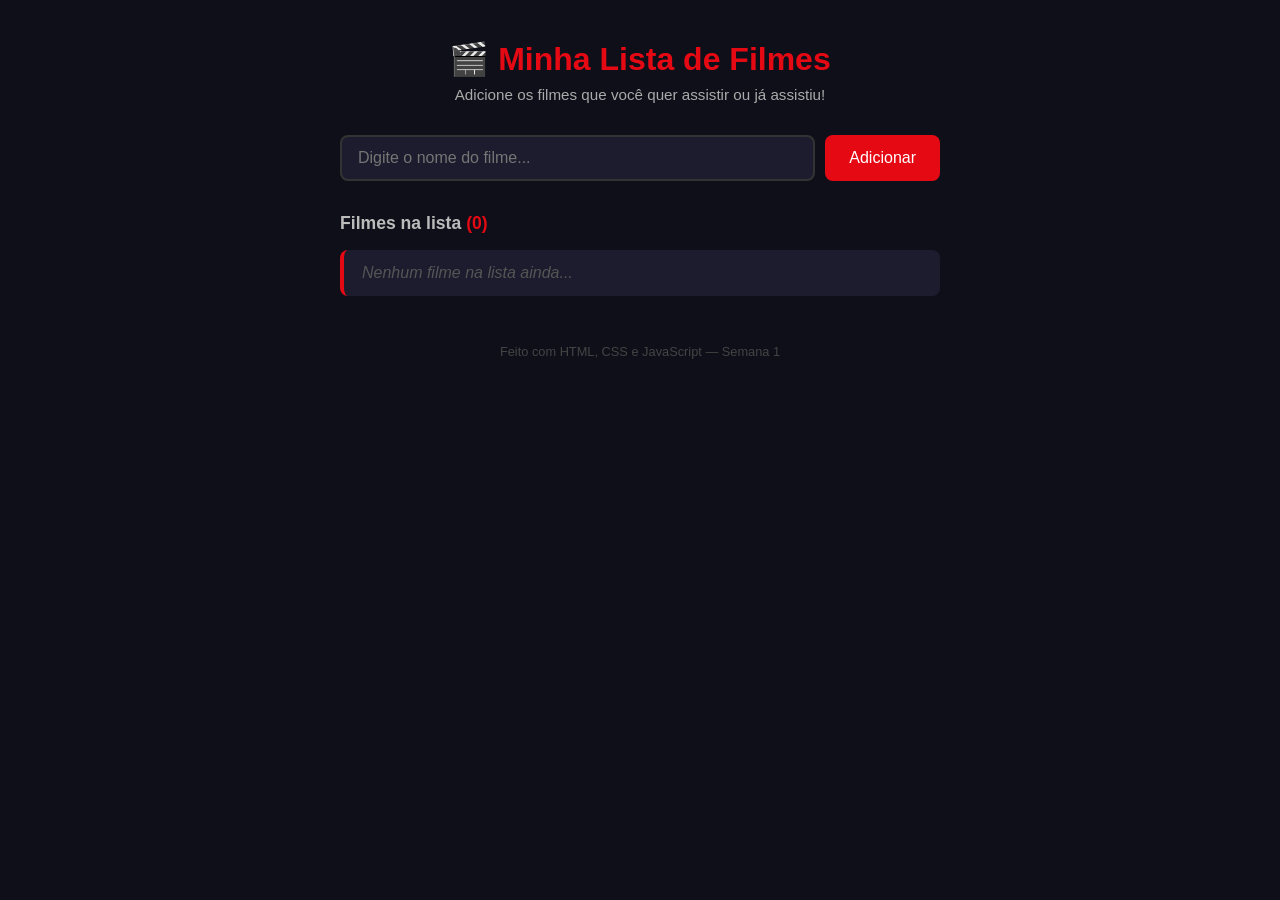
<file: Semana 1/index.html>
<!DOCTYPE html>
<!--
  DOCTYPE: informa ao navegador que este é um documento HTML5.
  Sempre deve ser a primeira linha do arquivo.
-->

<html lang="pt-BR">
<!--
  <html>: elemento raiz que envolve todo o conteúdo da página.
  O atributo lang="pt-BR" informa ao navegador
  que o idioma da página é Português Brasileiro.
-->

<head>
  <!--
    <head>: seção de configurações da página.
    O conteúdo aqui NÃO aparece visualmente — serve para configurar
    o comportamento e a aparência do documento.
  -->

  <meta charset="UTF-8" />
  <!--
    <meta charset>: define a codificação de caracteres.
    UTF-8 suporta acentos, cedilha e caracteres especiais corretamente.
    Sem isso, palavras como "ação" podem aparecer corrompidas.
  -->

  <meta name="viewport" content="width=device-width, initial-scale=1.0" />
  <!--
    <meta viewport>: define como o navegador ajusta a largura e o zoom
    inicial da página ao renderizá-la.
    width=device-width → a largura da página se adapta à largura da tela.
    initial-scale=1.0  → sem zoom inicial ao carregar.
  -->

  <title>Lista de Filmes Favoritos</title>
  <!--
    <title>: define o texto que aparece na aba do navegador.
  -->

  <link rel="stylesheet" href="style.css" />
  <!--
    <link>: conecta um arquivo externo ao HTML.
    rel="stylesheet" → informa que é um arquivo de estilos CSS.
    href="style.css"  → caminho do arquivo (está na mesma pasta).
  -->

</head>

<body>
  <!--
    <body>: tudo que está aqui aparece visualmente na página.
    É o "corpo" do documento.
  -->

  <div class="container">
    <!--
      <div>: é uma caixa genérica usada para agrupar elementos.
      Não tem significado semântico próprio, mas é muito útil
      para organizar e aplicar estilos em blocos de conteúdo.
      class="container" → permite estilizar este div no CSS.
    -->

    <header>
      <!--
        <header>: elemento semântico que representa o cabeçalho da página.
        "Semântico" significa que o nome da tag já descreve seu propósito,
        ajudando navegadores a entenderem a estrutura do documento.
      -->

      <h1>🎬 Minha Lista de Filmes</h1>
      <!--
        <h1>: título principal da página (heading nível 1).
        Deve existir apenas um <h1> por página.
        Os níveis vão de h1 (mais importante) até h6 (menos importante).
      -->

      <p>Adicione os filmes que você quer assistir ou já assistiu!</p>
      <!--
        <p>: representa um parágrafo de texto.
        O navegador adiciona automaticamente um espaço acima e abaixo.
      -->

    </header>

    <section class="formulario">
      <!--
        <section>: elemento semântico que agrupa um bloco de conteúdo
        relacionado. Aqui usamos para isolar a área do formulário.
      -->

      <input type="text" id="inputFilme"
       placeholder="Digite o nome do filme..." />
      <!--
        <input>: campo onde o usuário pode digitar informações.
        type="text"   → define que aceita texto comum.
        id="inputFilme" → identificador único, usado pelo JavaScript
                          para encontrar este elemento (document.getElementById).
        placeholder   → texto cinza exibido enquanto o campo está vazio,
                        serve como dica para o usuário.
      -->

      <button id="btnAdicionar">Adicionar</button>
      <!--
        <button>: cria um botão clicável.
        O texto entre as tags ("Adicionar") é o rótulo visível.
        id="btnAdicionar" → identificador para o JavaScript capturar
                            o evento de clique neste botão.
      -->

    </section>

    <section class="lista-section">

      <h2>Filmes na lista <span id="contador">(0)</span></h2>
      <!--
        <h2>: título de segundo nível, hierarquicamente abaixo do <h1>.
        <span>: elemento inline genérico (como o <div>, mas para textos).
                Usado aqui para isolar o contador e atualizá-lo via JavaScript
                sem afetar o restante do texto do <h2>.
        id="contador" → o JavaScript irá modificar este texto dinamicamente.
      -->

      <ul id="listaFilmes">
        <!--
          <ul>: lista não ordenada (Unordered List) — exibe marcadores (bullets).
          Use <ol> quando a ordem importa (lista numerada).
          Os itens da lista são adicionados aqui pelo JavaScript,
          por isso está vazio no HTML.
          id="listaFilmes" → referenciado no script.js para inserir os <li>.
        -->
      </ul>

    </section>

    <footer>
      <!--
        <footer>: elemento semântico de rodapé.
        Geralmente contém informações secundárias como créditos, links, etc.
      -->
      <p>Feito com HTML, CSS e JavaScript &mdash; Semana 1</p>
      <!--
        &mdash; → é uma entidade HTML que representa o caractere "—" (travessão).
        Entidades HTML são usados para caracteres especiais que poderiam
        ser confundidos com código (como < e > que viram &lt; e &gt;).
      -->
    </footer>

  </div>

  <script src="script.js"></script>
  <!--
    <script>: carrega e executa um arquivo JavaScript.
    src="script.js" → caminho do arquivo (mesma pasta).
    IMPORTANTE: o <script> é colocado no FINAL do <body> para garantir
    que todos os elementos HTML já existam na página antes de o JavaScript
    tentar encontrá-los. Se colocado no <head>, os elementos ainda não
    existiriam e o script falharia.
  -->

</body>
</html>
</file>
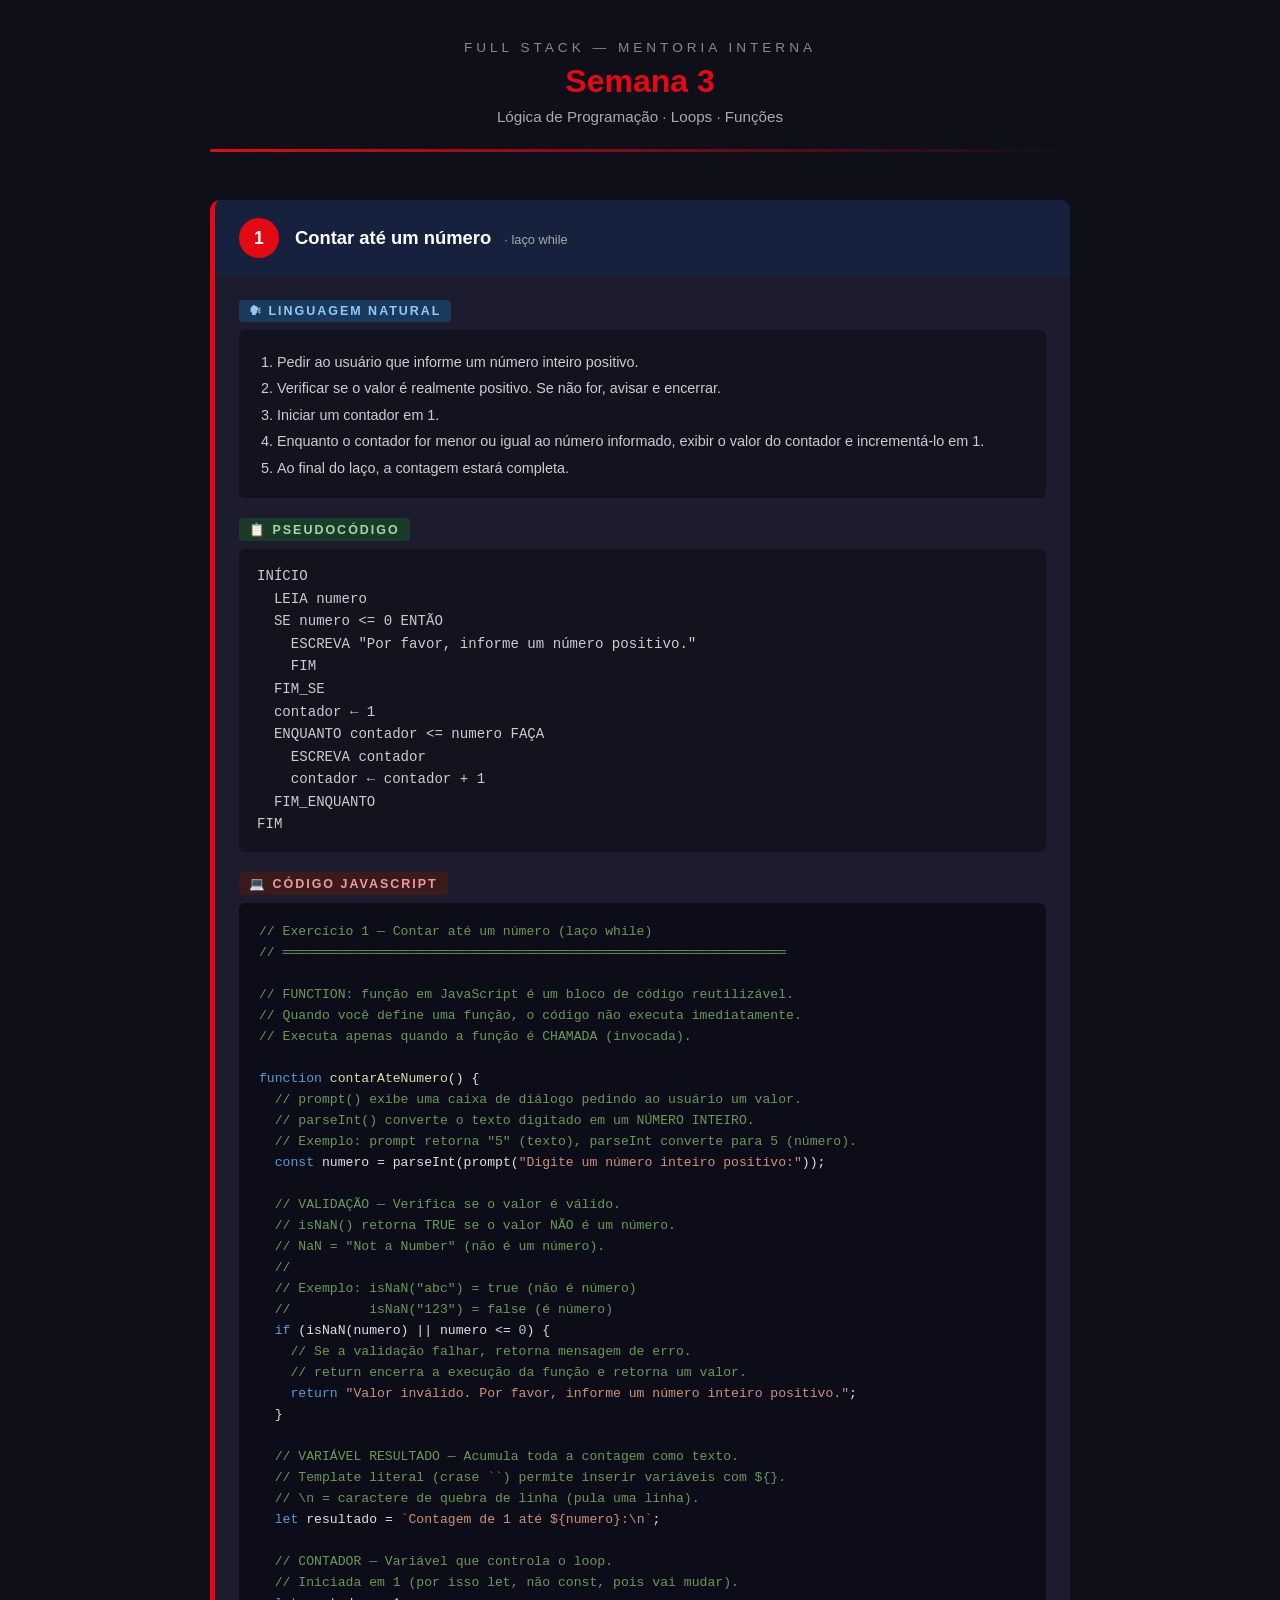
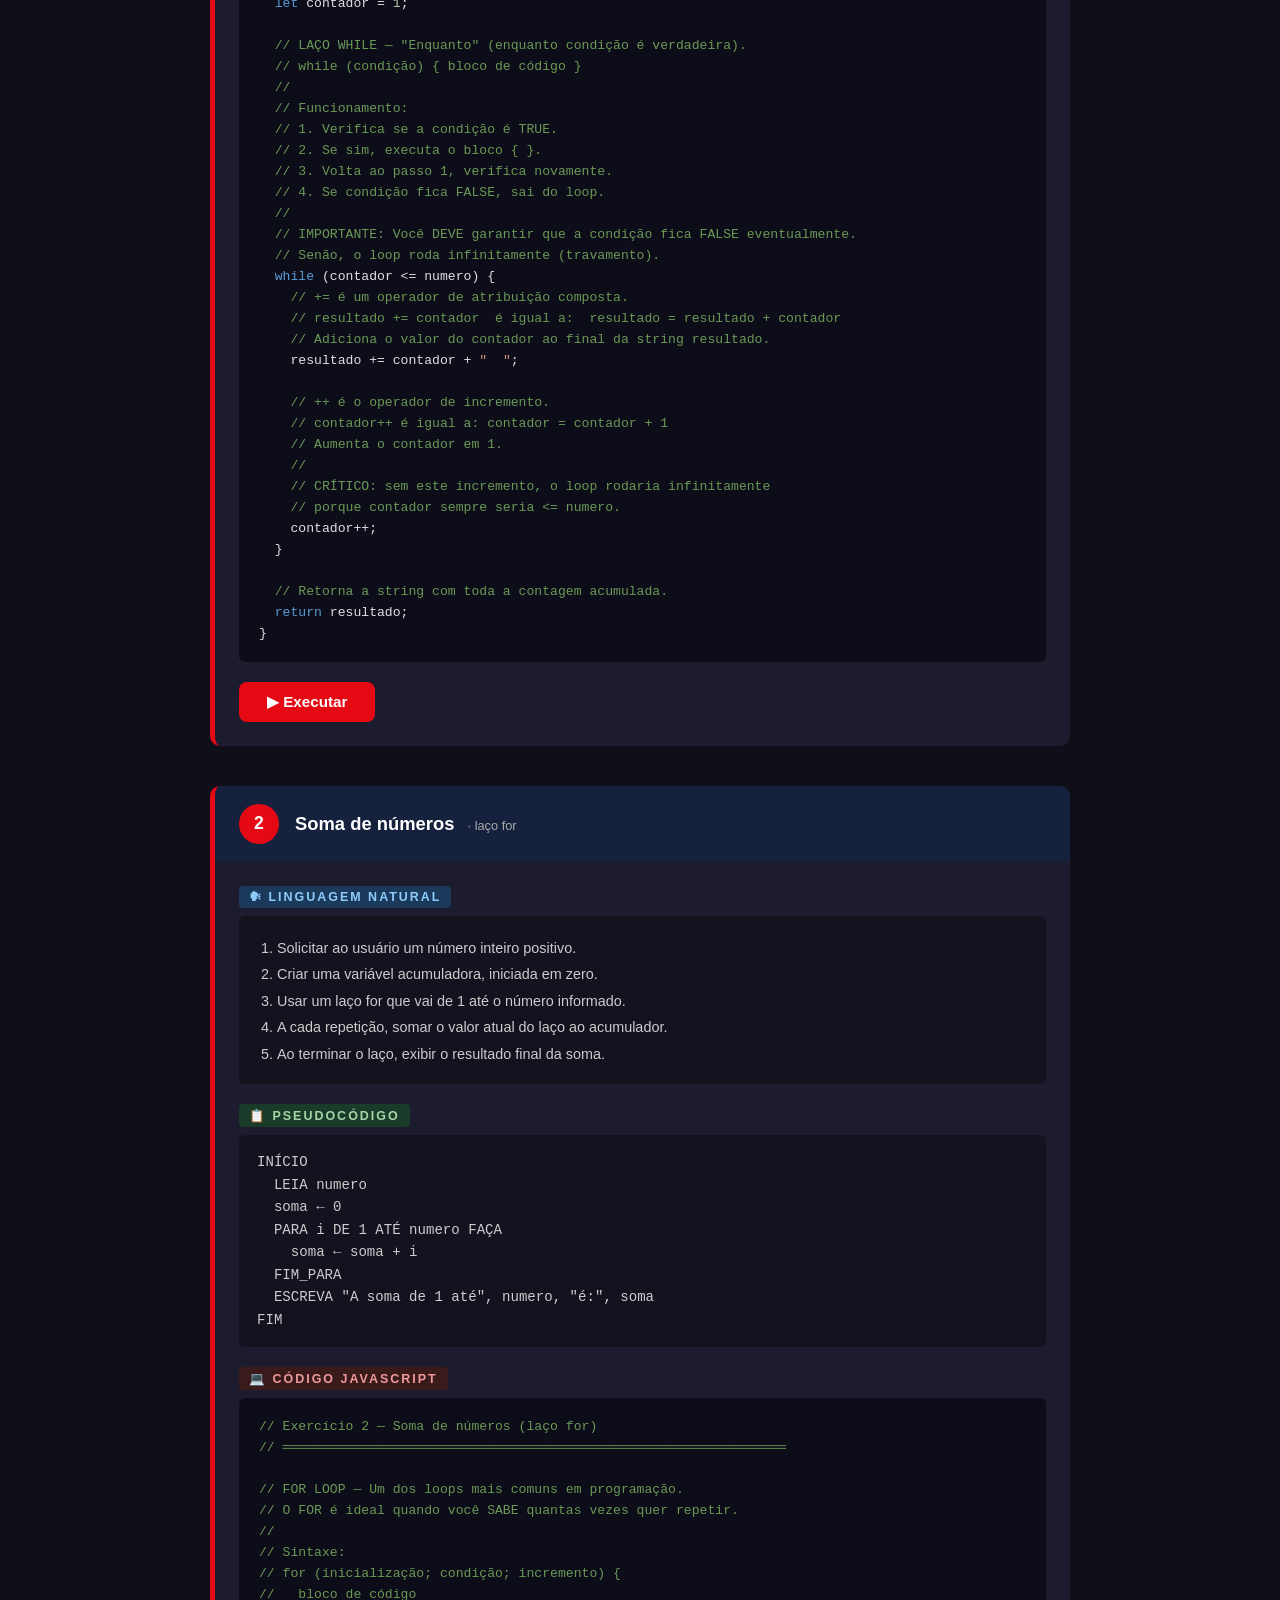
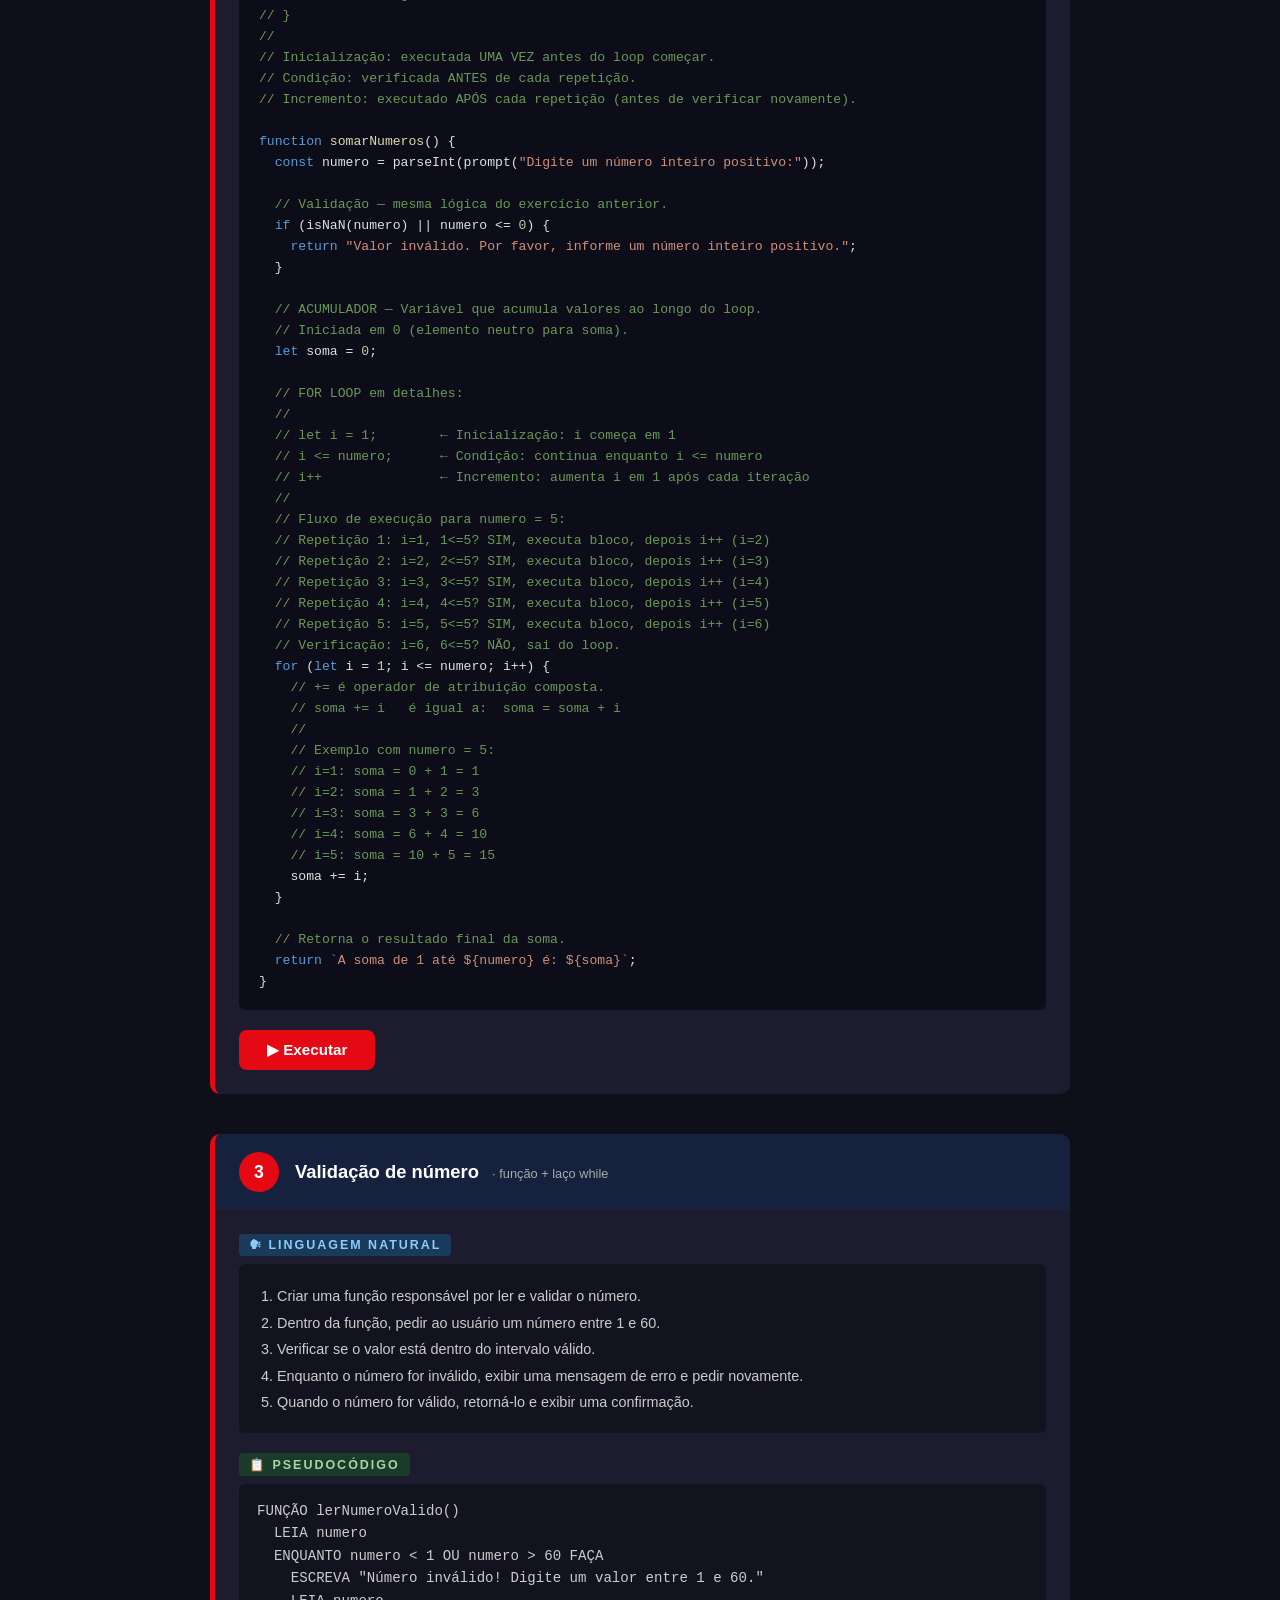
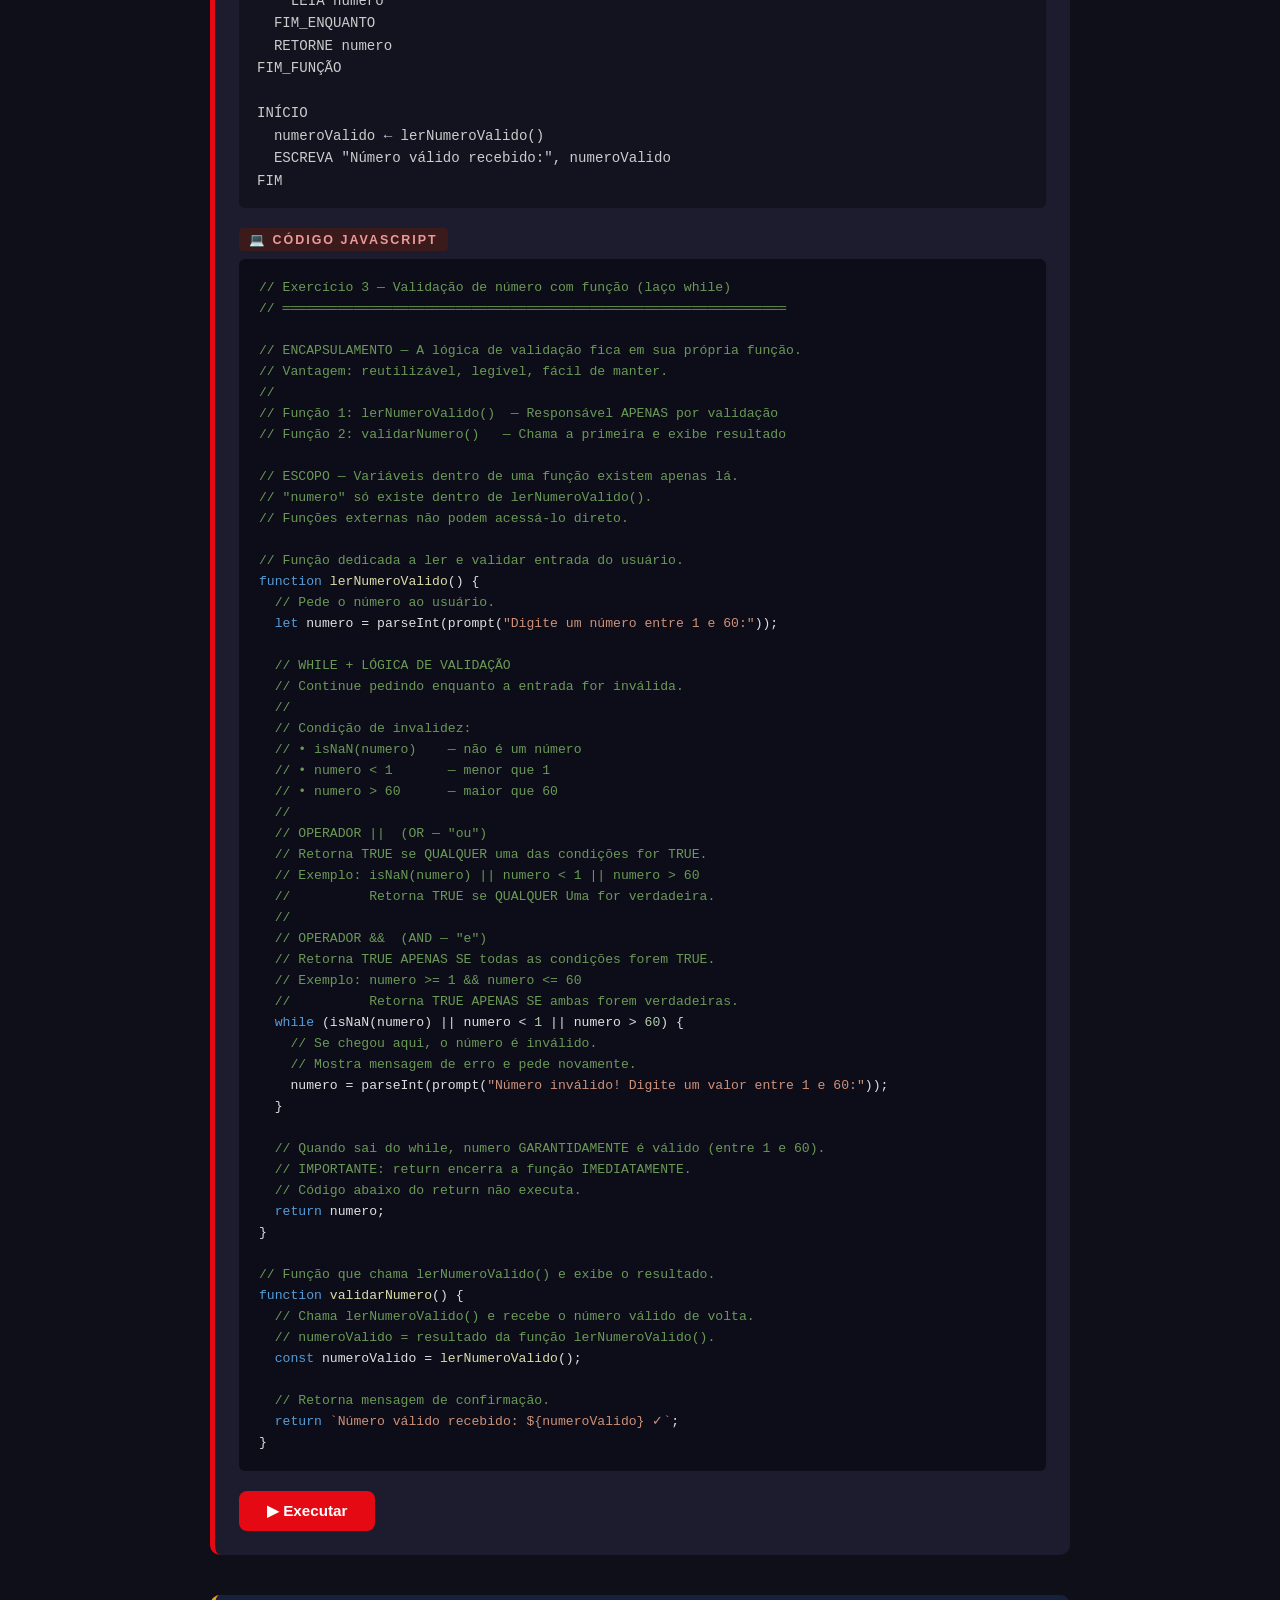
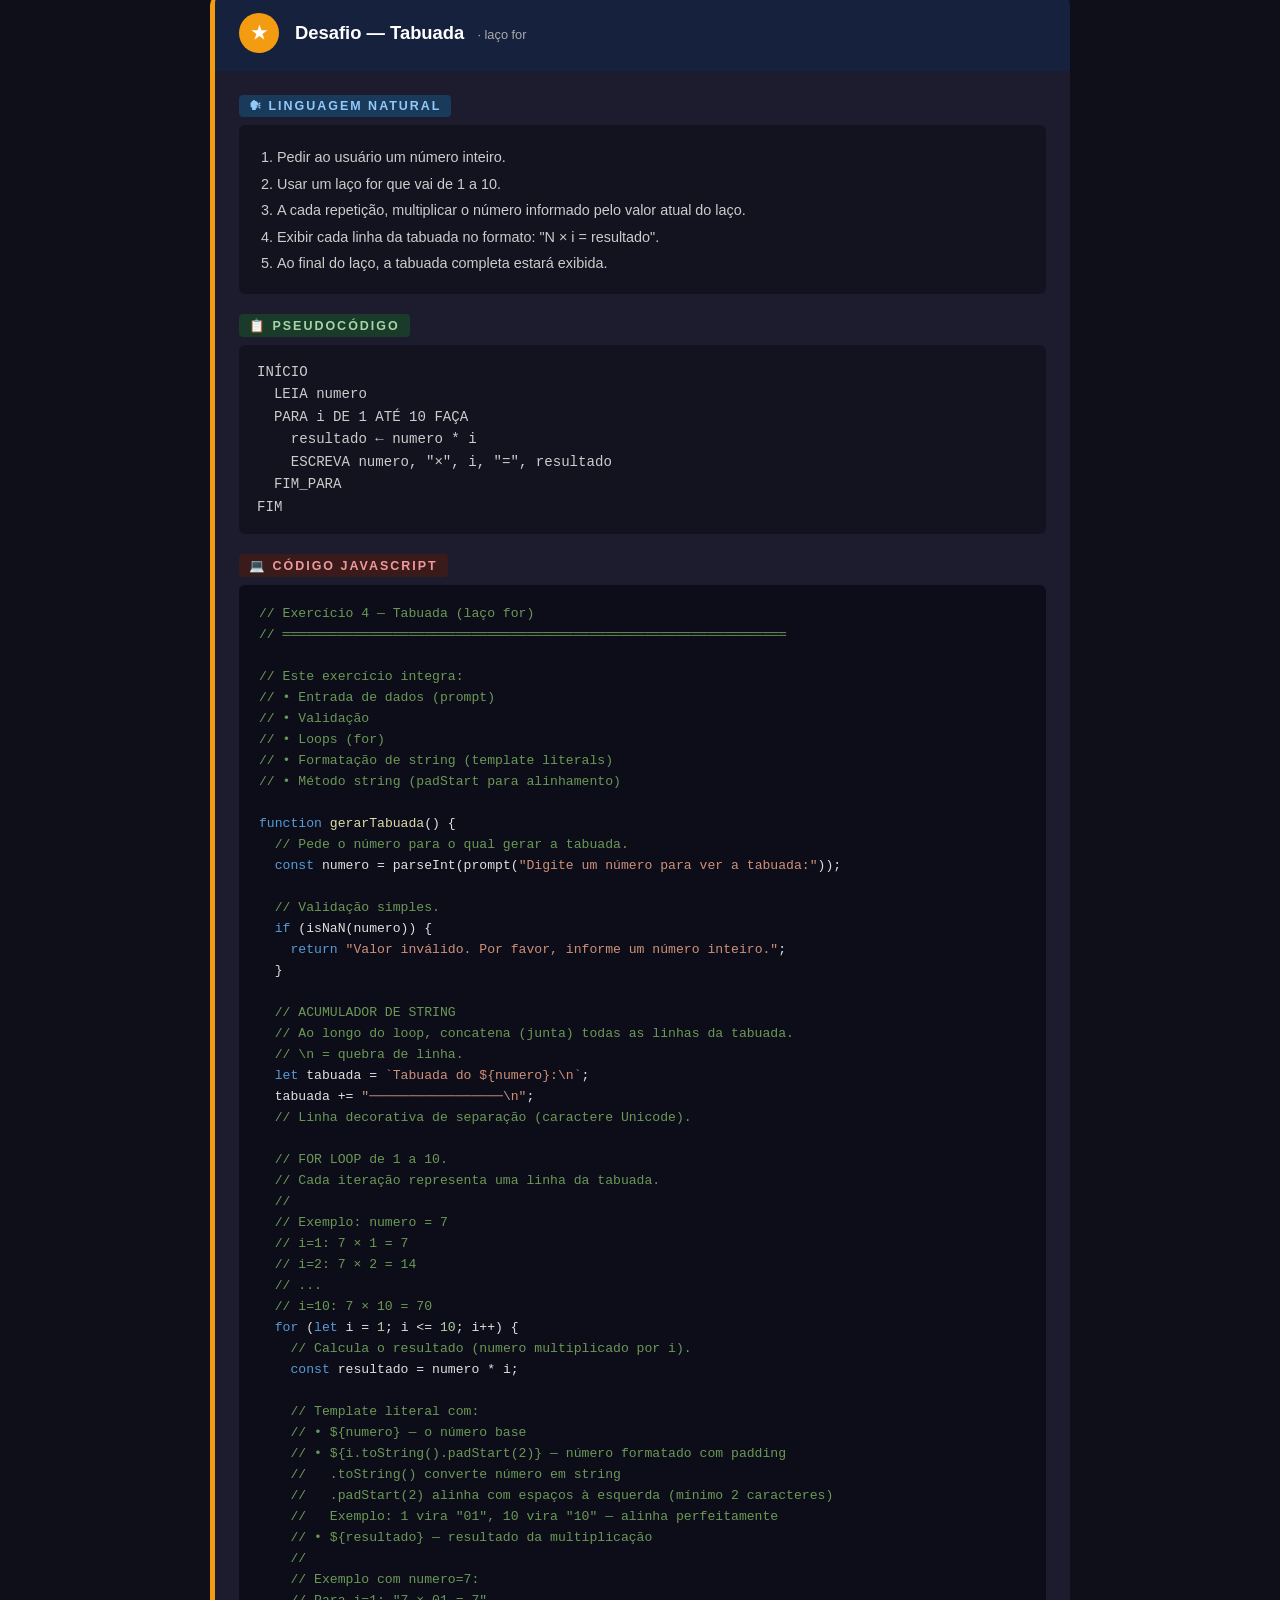
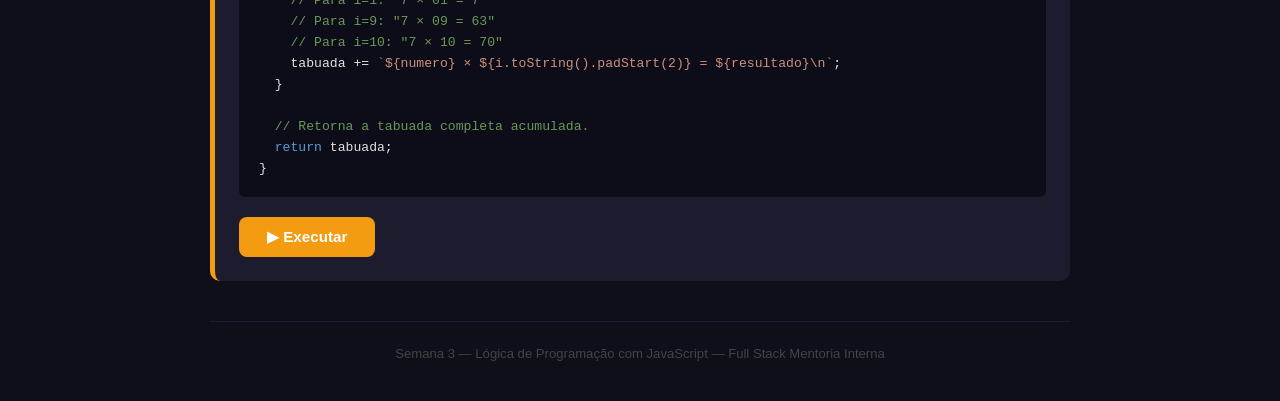
<file: Semana 3/index.html>
<!DOCTYPE html>
<html lang="pt-BR">
<head>
  <!-- ════════════════════════════════════════════════════════════════
       META TAGS — Configuração do documento HTML
  ════════════════════════════════════════════════════════════════
       As meta tags fornecem informações sobre o documento ao navegador.
       Elas não aparecem visualmente na página, mas controlam como o
       navegador interpreta e exibe o conteúdo.
  ═════════════════════════════════════════════════════════════════ -->
  <meta charset="UTF-8" />
  <!-- charset="UTF-8": Define a codificação de caracteres como UTF-8.
       UTF-8 suporta acentos (á, é, í, ó, ú), cedilha (ç) e outros
       caracteres especiais. Sem esta tag, caracteres acentuados podem
       aparecer corrompidos no navegador. -->

  <meta name="viewport" content="width=device-width, initial-scale=1.0" />
  <!-- viewport: Instrui o navegador a adaptar o layout para o tamanho
       da tela do dispositivo (responsividade).
       width=device-width    a largura da página se adapta à largura do dispositivo.
       initial-scale=1.0     sem zoom inicial ao carregar a página. -->

  <title>Exercícios — Semana 3 | Lógica de Programação</title>
  <!-- title: Define o texto que aparece na aba do navegador. Importante
       para SEO (otimização para mecanismos de busca) e UX. -->

  <style>
    /* ════════════════════════════════════════════════════════════════
       CSS — CASCADING STYLE SHEETS (Folhas de Estilo em Cascata)
    ════════════════════════════════════════════════════════════════

       CSS é a linguagem que define a APARÊNCIA dos elementos HTML.
       Enquanto HTML estrutura o conteúdo (o que existe), CSS cuida
       de cores, fontes, espaçamentos, layout e responsividade.

       ESTRUTURA BÁSICA DO CSS:
       seletor {
         propriedade: valor;
         propriedade: valor;
       }

       seletor      — apontador para qual(is) elemento(s) HTML o estilo se aplica.
       propriedade  — o que será modificado (color, font-size, padding, etc).
       valor        — o novo valor dessa propriedade.

       TIPOS DE SELETORES:
       *            — seletor universal (todos os elementos)
       elemento     — seletor de elemento (ex: body, h1, button)
       .classe      — seletor de classe (elementos com class="nome")
       #id          — seletor de ID (elemento com id="nome")
       elemento.classe — combinação de elemento e classe

       A CASCATA funciona assim: se dois seletores apontam para o mesmo
       elemento, o que vem por último (mais abaixo no arquivo) sobrescreve
       o anterior. Também há ESPECIFICIDADE: seletores mais específicos
       (como #id) têm prioridade sobre genéricos (como *).
    ═════════════════════════════════════════════════════════════════ -->

    /* ──────────────────────────────────────────────────────────
       RESET UNIVERSAL — Zerando estilos padrão
    ──────────────────────────────────────────────────────────

       Todo navegador (Chrome, Firefox, Safari, Edge) aplica estilos
       padrões (chamados de "user agent styles") aos elementos HTML.
       Por exemplo, <body> tem margin padrão, <h1> tem tamanho grande, etc.

       Esses estilos variam entre navegadores, causando inconsistências visuais.
       O reset universal (* {}) seleciona TODOS os elementos e zera os
       espaçamentos padrão, criando uma base neutra.
    ─────────────────────────────────────────────────────────── */
    * {
      box-sizing: border-box;
      /* box-sizing: define como o tamanho (width/height) de um elemento
         é calculado.

         Há dois valores principais:
         • content-box (padrão): width/height afeta APENAS o conteúdo.
           Se você declara width:200px e adiciona padding:20px, o elemento
           fica com 240px. Causa surpresas no layout.

         • border-box (recomendado): width/height inclui padding e border.
           width:200px com padding:20px = elemento com 200px total.
           Muito mais previsível para layouts. */

      margin: 0;
      /* margin: espaço EXTERNO entre o elemento e seus vizinhos.
         Zerar aqui remove o espaço padrão que os navegadores adicionam. */

      padding: 0;
      /* padding: espaço INTERNO entre a borda do elemento e seu conteúdo.
         Zerar aqui remove o espaço padrão. */
    }

    /* ──────────────────────────────────────────────────────────
       ESTILO DO BODY — O corpo da página
    ──────────────────────────────────────────────────────────

       O elemento <body> é a raiz de todo o conteúdo visível da página.
       Estilos aplicados aqui geralmente são HERDADOS por todos os elementos
       filhos (a menos que sobrescrevam).
    ─────────────────────────────────────────────────────────── */
    body {
      font-family: 'Segoe UI', Tahoma, Geneva, Verdana, sans-serif;
      /* font-family: define a fonte do texto.
         A lista de fontes funciona como "fallback" (plano B):
         1. Tenta usar 'Segoe UI' (fonte do Windows moderno)
         2. Se não existir, tenta 'Tahoma'
         3. Se não existir, tenta 'Geneva'
         4. Se nada funcionar, usa a fonte genérica 'sans-serif' do sistema.

         Fontes com espaço no nome (como 'Segoe UI') devem estar entre aspas.
         Fontes genéricas (sans-serif, serif, monospace) não precisam. */

      background: #0f0f1a;
      /* background: cor de fundo da página.
         #0f0f1a é um código hexadecimal (hex):
         • Começa com #
         • 6 dígitos representando valores RGB (Red, Green, Blue)
         • Cada par (0f, 0f, 1a) vai de 00 (escuro) a FF (claro)
         • #0f0f1a = um azul muito escuro quase preto (estilo cinema) */

      color: #e0e0e0;
      /* color: cor PADRÃO do texto em todo o documento.
         Esta propriedade é HERDADA — todos os elementos filhos (<p>, <h1>,
         etc) usarão esta cor a menos que definam a própria.
         #e0e0e0 é um cinza claro (bom contraste em fundo escuro). */

      padding: 40px 16px;
      /* padding: espaço INTERNO ao redor do conteúdo do body.
         Dois valores:
         • 40px (cima e baixo) — espaço vertical
         • 16px (esquerda e direita) — espaço horizontal

         Equivalente a:
         padding-top: 40px;
         padding-bottom: 40px;
         padding-left: 16px;
         padding-right: 16px; */

      min-height: 100vh;
      /* min-height: altura MÍNIMA do elemento.
         100vh = 100% da altura visível da janela do navegador (viewport height).
         "vh" = "viewport height" — unidade relativa ao tamanho da tela.

         Isso garante que o fundo escuro preencha a tela inteira mesmo que
         o conteúdo seja pequeno. Se o conteúdo for maior que 100vh, o body
         crescerá além disso. */
    }

    /* ──────────────────────────────────────────────────────────
       CONTAINER — Elemento envolvedor do conteúdo
    ──────────────────────────────────────────────────────────

       A classe .container é usada para limitar a largura máxima do
       conteúdo e centralizá-lo na tela. Padrão muito comum em web design.
    ─────────────────────────────────────────────────────────── */
    .container {
      max-width: 860px;
      /* max-width: largura MÁXIMA do elemento.
         860px = o container nunca ultrapassa 860 pixels de largura.

         Em telas pequenas (celular), o container respeitará a largura
         disponível. Em telas grandes (desktop), ficará limitado a 860px. */

      margin: 0 auto;
      /* margin: espaço externo ao redor do elemento.
         Dois valores:
         • 0 (cima e baixo) — sem espaço vertical
         • auto (esquerda e direita) — distribuir espaço automaticamente

         "auto" na margem horizontal é um truque para CENTRALIZAR um elemento:
         o navegador calcula espaço igual nos dois lados.

         Equivalente a:
         margin-top: 0;
         margin-bottom: 0;
         margin-left: auto;
         margin-right: auto; */
    }

    /* ──────────────────────────────────────────────────────────
       HEADER — Cabeçalho da página
    ──────────────────────────────────────────────────────────

       O <header> é um elemento semântico que representa o topo da página.
       "Semântico" significa que o nome da tag descreve seu propósito.
    ─────────────────────────────────────────────────────────── */
    header {
      text-align: center;
      /* text-align: alinhamento do texto HORIZONTAL.
         center = texto centralizado.
         Valores comuns: left, center, right, justify. */

      margin-bottom: 48px;
      /* margin-bottom: espaço externo ABAIXO do header.
         Cria separação entre o header e o próximo elemento. */
    }

    header .label {
      font-size: 0.85rem;
      /* font-size: tamanho da fonte.
         0.85rem = 85% do tamanho base do navegador (geralmente 16px).
         "rem" = "root em" — unidade relativa ao tamanho base.

         Por que usar rem em vez de px?
         • rem respeita as configurações de acessibilidade do usuário.
         • Se o usuário configura fonte maior para ler melhor, rem escala.
         • px é fixo e ignora preferências de acessibilidade. */

      letter-spacing: 4px;
      /* letter-spacing: espaço ENTRE as letras.
         4px = 4 pixels de espaço entre cada caractere.
         Comum em títulos e rótulos para um visual mais elegante. */

      text-transform: uppercase;
      /* text-transform: transformação de maiúsculas/minúsculas.
         uppercase = converte o texto para MAIÚSCULAS.
         Valores: uppercase, lowercase, capitalize. */

      color: #888;
      /* color: cor do texto especificamente para este elemento.
         Sobrescreve a cor herdada do body (#e0e0e0). */

      margin-bottom: 8px;
      /* Espaço abaixo do rótulo (antes do <h1>). */
    }

    header h1 {
      font-size: 2rem;
      /* Título principal: 2rem = ~32px. Bem maior que o texto normal. */

      color: #e50914;
      /* Vermelho vivo (estilo Netflix). */

      margin-bottom: 8px;
      /* Pouco espaço abaixo do h1 antes do parágrafo descritivo. */
    }

    header p {
      color: #aaa;
      /* Cinza mais escuro para texto descritivo secundário. */

      font-size: 0.95rem;
      /* Levemente menor que o tamanho padrão (95% do padrão). */
    }

    .linha-divisora {
      height: 3px;
      /* height: altura do elemento.
         3px = uma linha fina. */

      background: linear-gradient(to right, #e50914, transparent);
      /* background: cor ou padrão de fundo.
         linear-gradient: um padrão de gradiente (degradê) linear.
         to right = direção do gradiente (da esquerda para direita).
         #e50914 = cor de início (vermelho vivo).
         transparent = cor de fim (transparência/invisível).

         Resultado visual: linha vermelha que desaparece para a direita. */

      margin: 24px 0 0;
      /* margin: espaços externos.
         24px 0 0 = 24px acima, 0 nos lados, 0 abaixo. */

      border-radius: 2px;
      /* border-radius: arredonda os cantos do elemento.
         2px = leve arredondamento (quase imperceptível).
         Valores maiores deixam mais arredondado. 50% = círculo perfeito. */
    }

    /* ──────────────────────────────────────────────────────────
       CARD DE EXERCÍCIO — Contêiner visual de cada exercício
    ──────────────────────────────────────────────────────────

       Cada exercício é envolvido em um "card" (cartão) que agrupa
       visualmente seu conteúdo.
    ─────────────────────────────────────────────────────────── */
    .exercicio {
      background: #1c1c2e;
      /* Fundo cinza escuro (mais claro que o body para contraste). */

      border-radius: 10px;
      /* Cantos bem arredondados para um visual moderno. */

      border-left: 5px solid #e50914;
      /* border-left: borda apenas no lado ESQUERDO.
         5px solid #e50914 = linha vermelha de 5 pixels de espessura.

         "border" tem 4 propriedades específicas:
         border-top, border-right, border-bottom, border-left.
         Sintaxe: largura estilo cor. */

      margin-bottom: 40px;
      /* Espaço abaixo de cada card (separação entre exercícios). */

      overflow: hidden;
      /* overflow: controla o que acontece quando conteúdo é maior que o elemento.
         hidden = qualquer conteúdo que ultrapasse as bordas fica oculto.
         Importante aqui para que os cantos arredondados funcionem corretamente. */
    }

    .exercicio-header {
      background: #16213e;
      /* Fundo ainda mais escuro para o cabeçalho do card. */

      padding: 18px 24px;
      /* Espaço interno: 18px vertical, 24px horizontal. */

      display: flex;
      /* display: flex ativa o FLEXBOX, um sistema de layout moderno.
         Flexbox é muito poderoso para alinhar e distribuir espaço entre elementos.

         Com flex, os elementos filhos (.numero e .exercicio-titulo) são
         colocados em uma ROW (linha) por padrão. */

      align-items: center;
      /* align-items: alinha os itens filhos no eixo VERTICAL (centralizados). */

      gap: 16px;
      /* gap: espaço ENTRE os itens filhos no Flexbox.
         16px de espaço entre .numero e .exercicio-titulo. */
    }

    .numero {
      background: #e50914;
      /* Fundo vermelho. */

      color: #fff;
      /* Texto branco. */

      font-weight: 700;
      /* font-weight: espessura da fonte.
         700 = bold (negrito). Valores: 400 (normal), 700 (bold), 900 (extra bold). */

      font-size: 1.1rem;
      /* Levemente maior que o normal. */

      width: 40px;
      height: 40px;
      /* width e height: largura e altura.
         40px × 40px = quadrado. */

      border-radius: 50%;
      /* 50% = faz o quadrado virar um CÍRCULO perfeito. */

      display: flex;
      align-items: center;
      justify-content: center;
      /* Flexbox novamente: coloca o número (1, 2, 3, etc) exatamente
         no centro do círculo. */

      flex-shrink: 0;
      /* flex-shrink: permite que o elemento encolha se necessário.
         0 = NUNCA encolha. Mantém 40px × 40px sempre.
         Importante para não deixar o círculo distorcido. */
    }

    .numero.desafio {
      background: #f39c12;
      /* Cor diferente (laranja) para o exercício desafio. */
    }

    .exercicio-titulo {
      font-size: 1.15rem;
      font-weight: 700;
      color: #fff;
      /* Título em branco negrito. */
    }

    .exercicio-titulo span {
      /* <span> dentro do título com informações secundárias. */

      font-size: 0.8rem;
      /* Menor que o título principal. */

      color: #aaa;
      /* Cinza (menos destaque). */

      font-weight: 400;
      /* Peso normal (não negrito). */

      margin-left: 8px;
      /* Espaço à esquerda do <span>. */
    }

    .exercicio-body {
      padding: 24px;
      /* Espaço interno ao redor do conteúdo principal. */
    }

    /* ──────────────────────────────────────────────────────────
       TÍTULOS DA TRÍADE — Rótulos para Linguagem Natural, Pseudocódigo, Código
    ──────────────────────────────────────────────────────────

       A "tríade de raciocínio" consiste em:
       1. Linguagem natural (em português claro)
       2. Pseudocódigo (estrutura lógica)
       3. Código JavaScript (implementação real)
    ─────────────────────────────────────────────────────────── */
    .triade-titulo {
      font-size: 0.78rem;
      font-weight: 700;
      letter-spacing: 2px;
      text-transform: uppercase;
      margin-bottom: 8px;
      padding: 4px 10px;
      border-radius: 4px;
      display: inline-block;
      /* display: inline-block torna o elemento "bloco pequeno".
         Diferente de:
         • block: ocupa a linha toda, quebra para próxima linha.
         • inline: flui com o texto, não aceita width/height.
         • inline-block: flui com o texto mas aceita width/height. */
    }

    .triade-titulo.natural { background: #1a3a5c; color: #90caf9; }
    /* Azul para linguagem natural. */

    .triade-titulo.pseudo  { background: #1a3a2a; color: #a5d6a7; }
    /* Verde para pseudocódigo. */

    .triade-titulo.codigo  { background: #3a1a1a; color: #ef9a9a; }
    /* Vermelho para código JavaScript. */

    /* ──────────────────────────────────────────────────────────
       BLOCO DE TEXTO — Containers para linguagem natural e pseudocódigo
    ──────────────────────────────────────────────────────────

       Backgrounds ligeiramente diferentes para cada tipo de conteúdo.
    ─────────────────────────────────────────────────────────── */
    .bloco-texto {
      background: #13131f;
      /* Fundo bem escuro para contraste com o texto. */

      border-radius: 6px;
      padding: 16px 18px;
      /* Espaço interno para o texto não ficar colado na borda. */

      margin-bottom: 20px;
      font-size: 0.9rem;
      line-height: 1.7;
      /* line-height: espaço ENTRE as linhas de texto.
         1.7 = 170% da altura normal. Deixa o texto mais respirado e fácil de ler. */

      color: #ccc;
      /* Cinza claro para boa legibilidade. */
    }

    .bloco-texto ol, .bloco-texto ul {
      padding-left: 20px;
      /* Recua listas para melhor visualização. */

      margin-top: 4px;
    }

    .bloco-texto li {
      margin-bottom: 2px;
      /* Pouco espaço entre items da lista. */
    }

    /* ──────────────────────────────────────────────────────────
       PRE — Bloco de código (preformatted text)
    ──────────────────────────────────────────────────────────

       <pre> preserva espaços e quebras de linha exatamente como digitadas.
       Perfeito para exibir código mantendo indentação e alinhamento.
    ─────────────────────────────────────────────────────────── */
    pre {
      background: #0d0d1a;
      /* Fundo muito escuro (mais escuro que body) para destaque. */

      border-radius: 6px;
      padding: 18px 20px;
      /* Espaço interno gerenso para o código respirar. */

      font-family: 'Cascadia Code', 'Consolas', monospace;
      /* Fonte monoespacial (todos os caracteres têm a mesma largura).
         Obrigatório para código, pois alinha caracteres perfeitamente.

         Fallback:
         • Cascadia Code (fonte moderna do VS Code)
         • Consolas (fonte do Windows)
         • monospace (genérica do sistema) */

      font-size: 0.82rem;
      /* Ligeiramente menor para caber mais código sem quebra de linha. */

      line-height: 1.6;
      /* Espaço entre linhas de código para melhor legibilidade. */

      color: #e0e0e0;
      /* Texto cinza claro. */

      overflow-x: auto;
      /* Se o código for muito largo, permite scroll horizontal. */

      margin-bottom: 20px;
      white-space: pre;
      /* white-space: controla como espaços/quebras são tratados.
         pre = preserva tudo (espaços múltiplos, quebras de linha).
         Padrão de <pre>. */
    }

    /* ──────────────────────────────────────────────────────────
       SYNTAX HIGHLIGHTING — Cores para diferentes partes do código
    ──────────────────────────────────────────────────────────

       Sintaxe é a estrutura da linguagem (palavras-chave, strings, etc).
       Diferentes tipos são destacados com cores diferentes para legibilidade.

       Classe              O que é             Cor
       .cmt                Comentário          Verde (#6a9955)
       .kw                 Keyword             Azul (#569cd6)
       .fn                 Função              Amarelo (#dcdcaa)
       .str                String (texto)      Laranja (#ce9178)
       .num                Número              Verde claro (#b5cea8)
       .op                 Operador            Cinza (#d4d4d4)
    ─────────────────────────────────────────────────────────── */
    .kw  { color: #569cd6; }   /* Keyword (if, for, while, function, etc) */
    .fn  { color: #dcdcaa; }   /* Nome de função */
    .str { color: #ce9178; }   /* String (texto entre aspas) */
    .num { color: #b5cea8; }   /* Número literal */
    .cmt { color: #6a9955; }   /* Comentário */
    .op  { color: #d4d4d4; }   /* Operador (=, +, *, etc) */

    /* ──────────────────────────────────────────────────────────
       BOTÃO EXECUTAR — Elemento interativo para rodar o código
    ──────────────────────────────────────────────────────────

       Botões são elementos importantes para interação do usuário.
    ─────────────────────────────────────────────────────────── */
    .btn-executar {
      background: #e50914;
      /* Fundo vermelho (cor de ação/destaque). */

      color: #fff;
      border: none;
      /* border: none remove a borda padrão do botão. */

      padding: 11px 28px;
      /* Espaço interno: 11px vertical, 28px horizontal. */

      font-size: 0.95rem;
      font-weight: 700;
      border-radius: 8px;
      cursor: pointer;
      /* cursor: muda a aparência do cursor do mouse.
         pointer = mão apontando (indica que é clicável). */

      transition: background 0.2s, transform 0.15s;
      /* transition: suaviza mudanças de propriedades CSS.
         background 0.2s = cor muda suavemente em 0.2 segundos.
         transform 0.15s = transformação muda em 0.15 segundos.

         Sem transition, mudanças são instantâneas (parecem duras). */

      display: flex;
      align-items: center;
      gap: 8px;
      /* Flexbox para alinhar ícone e texto lado a lado. */
    }

    .btn-executar:hover {
      background: #b2070f;
      /* :hover é uma PSEUDO-CLASSE que ativa quando o mouse passa sobre o botão. */

      transform: translateY(-1px);
      /* transform: transformação 2D/3D.
         translateY(-1px) = move 1 pixel para CIMA.
         Efeito visual: botão sobe um pouquinho, parecendo "pressionável". */
    }

    .btn-executar:active {
      transform: translateY(0);
      /* :active ativa quando o botão está sendo clicado.
         Volta para posição normal (pressed state). */
    }

    .btn-executar.amarelo { background: #f39c12; }
    /* Classe adicional para botão do desafio em cor diferente. */

    .btn-executar.amarelo:hover { background: #c87f10; }

    /* ──────────────────────────────────────────────────────────
       SAÍDA — Área onde o resultado da execução é exibido
    ──────────────────────────────────────────────────────────

       Usa display: none por padrão e fica visível quando o usuário
       clica no botão "Executar".
    ─────────────────────────────────────────────────────────── */
    .saida {
      margin-top: 14px;
      background: #0a0a14;
      /* Fundo ainda mais escuro (simula console/terminal). */

      border: 1px solid #333;
      /* Borda fina cinza para demarcar a área. */

      border-radius: 6px;
      padding: 14px 18px;
      font-family: 'Cascadia Code', 'Consolas', monospace;
      font-size: 0.83rem;
      color: #2ecc71;
      /* Verde (cor típica de terminal/console). */

      min-height: 48px;
      /* Altura mínima para ter espaço visual mesmo vazio. */

      line-height: 1.8;
      white-space: pre-wrap;
      /* pre-wrap = preserva espaços/quebras E quebra linhas longas. */

      display: none;
      /* display: none = elemento não é exibido inicialmente. */
    }

    .saida.visivel { display: block; }
    /* Quando a classe .visivel é adicionada via JavaScript, fica visível. */

    .saida.erro { color: #e74c3c; }
    /* Classe adicional para exibir erros em vermelho. */

    footer {
      text-align: center;
      color: #444;
      /* Texto cinza escuro para informação secundária. */

      font-size: 0.82rem;
      margin-top: 32px;
      padding-top: 24px;
      border-top: 1px solid #1c1c2e;
      /* Borda fina no topo para separar do conteúdo. */
    }
  </style>
</head>
<body>
<!-- ════════════════════════════════════════════════════════════════
     BODY — Corpo principal da página (conteúdo visível)
════════════════════════════════════════════════════════════════

     Tudo que está dentro de <body> é exibido visualmente no navegador.
     O <body> é um elemento semântico que encapsula todo o conteúdo visível.
═════════════════════════════════════════════════════════════════ -->

<div class="container">
  <!-- Container wrapper: limita a largura máxima e centraliza. -->

  <!-- ──────────────────────────────────────────────────────────
       HEADER — Cabeçalho da página
  ────────────────────────────────────────────────────────────

       <header> é um elemento semântico que representa o topo/cabeçalho
       de uma seção ou da página.
  ───────────────────────────────────────────────────────────── -->
  <header>
    <!-- Rótulo pequeno no topo -->
    <p class="label">Full Stack — Mentoria Interna</p>

    <!-- Título principal -->
    <h1>Semana 3</h1>

    <!-- Subtítulo descritivo -->
    <p>Lógica de Programação · Loops · Funções</p>

    <!-- Linha decorativa -->
    <div class="linha-divisora"></div>
  </header>

  <!-- ══════════════════════════════════════════════════════════════
       EXERCÍCIO 1 — Contar até um número
  ══════════════════════════════════════════════════════════════

       Este exercício ensina o uso de laço while (enquanto).
       O usuário digita um número e o programa conta de 1 até ele.
  ═════════════════════════════════════════════════════════════════ -->
  <div class="exercicio">
    <div class="exercicio-header">
      <div class="numero">1</div>
      <div class="exercicio-titulo">
        Contar até um número
        <span>· laço while</span>
      </div>
    </div>
    <div class="exercicio-body">

      <!-- ────────────────────────────────────────────────────
           LINGUAGEM NATURAL
      ───────────────────────────────────────────────────────

           Explicação em português claro de como o algoritmo funciona,
           passo a passo, sem sintaxe de programação.
      ──────────────────────────────────────────────────────── -->
      <p class="triade-titulo natural">🗣 Linguagem Natural</p>
      <div class="bloco-texto">
        <ol>
          <li>Pedir ao usuário que informe um número inteiro positivo.</li>
          <li>Verificar se o valor é realmente positivo. Se não for, avisar e encerrar.</li>
          <li>Iniciar um contador em 1.</li>
          <li>Enquanto o contador for menor ou igual ao número informado, exibir o valor do contador e incrementá-lo em 1.</li>
          <li>Ao final do laço, a contagem estará completa.</li>
        </ol>
      </div>

      <!-- ────────────────────────────────────────────────────
           PSEUDOCÓDIGO
      ───────────────────────────────────────────────────────

           Pseudocódigo é uma forma de escrever algoritmos usando
           estruturas lógicas mas sem sintaxe rigorosa de linguagem.
           É um passo intermediário entre linguagem natural e código real.
      ──────────────────────────────────────────────────────── -->
      <p class="triade-titulo pseudo">📋 Pseudocódigo</p>
      <div class="bloco-texto">
        <pre style="background:transparent;padding:0;margin:0;font-size:0.88rem;color:#ccc;">INÍCIO
  LEIA numero
  SE numero <= 0 ENTÃO
    ESCREVA "Por favor, informe um número positivo."
    FIM
  FIM_SE
  contador ← 1
  ENQUANTO contador <= numero FAÇA
    ESCREVA contador
    contador ← contador + 1
  FIM_ENQUANTO
FIM</pre>
      </div>

      <!-- ────────────────────────────────────────────────────
           CÓDIGO JAVASCRIPT
      ───────────────────────────────────────────────────────

           Implementação real em JavaScript, com syntax highlighting
           e comentários explicativos de cada linha/bloco.
      ──────────────────────────────────────────────────────── -->
      <p class="triade-titulo codigo">💻 Código JavaScript</p>
      <pre><span class="cmt">// Exercício 1 — Contar até um número (laço while)
// ════════════════════════════════════════════════════════════════

// FUNCTION: função em JavaScript é um bloco de código reutilizável.
// Quando você define uma função, o código não executa imediatamente.
// Executa apenas quando a função é CHAMADA (invocada).</span>

<span class="kw">function</span> <span class="fn">contarAteNumero</span>() {
  <span class="cmt">// prompt() exibe uma caixa de diálogo pedindo ao usuário um valor.
  // parseInt() converte o texto digitado em um NÚMERO INTEIRO.
  // Exemplo: prompt retorna "5" (texto), parseInt converte para 5 (número).</span>
  <span class="kw">const</span> numero = parseInt(prompt(<span class="str">"Digite um número inteiro positivo:"</span>));

  <span class="cmt">// VALIDAÇÃO — Verifica se o valor é válido.
  // isNaN() retorna TRUE se o valor NÃO é um número.
  // NaN = "Not a Number" (não é um número).
  //
  // Exemplo: isNaN("abc") = true (não é número)
  //          isNaN("123") = false (é número)</span>
  <span class="kw">if</span> (isNaN(numero) || numero &lt;= <span class="num">0</span>) {
    <span class="cmt">// Se a validação falhar, retorna mensagem de erro.
    // return encerra a execução da função e retorna um valor.</span>
    <span class="kw">return</span> <span class="str">"Valor inválido. Por favor, informe um número inteiro positivo."</span>;
  }

  <span class="cmt">// VARIÁVEL RESULTADO — Acumula toda a contagem como texto.
  // Template literal (crase ``) permite inserir variáveis com ${}.
  // \n = caractere de quebra de linha (pula uma linha).</span>
  <span class="kw">let</span> resultado = <span class="str">`Contagem de 1 até ${numero}:\n`</span>;

  <span class="cmt">// CONTADOR — Variável que controla o loop.
  // Iniciada em 1 (por isso let, não const, pois vai mudar).</span>
  <span class="kw">let</span> contador = <span class="num">1</span>;

  <span class="cmt">// LAÇO WHILE — "Enquanto" (enquanto condição é verdadeira).
  // while (condição) { bloco de código }
  //
  // Funcionamento:
  // 1. Verifica se a condição é TRUE.
  // 2. Se sim, executa o bloco { }.
  // 3. Volta ao passo 1, verifica novamente.
  // 4. Se condição fica FALSE, sai do loop.
  //
  // IMPORTANTE: Você DEVE garantir que a condição fica FALSE eventualmente.
  // Senão, o loop roda infinitamente (travamento).</span>
  <span class="kw">while</span> (contador &lt;= numero) {
    <span class="cmt">// += é um operador de atribuição composta.
    // resultado += contador  é igual a:  resultado = resultado + contador
    // Adiciona o valor do contador ao final da string resultado.</span>
    resultado += contador + <span class="str">"  "</span>;

    <span class="cmt">// ++ é o operador de incremento.
    // contador++ é igual a: contador = contador + 1
    // Aumenta o contador em 1.
    //
    // CRÍTICO: sem este incremento, o loop rodaria infinitamente
    // porque contador sempre seria <= numero.</span>
    contador++;
  }

  <span class="cmt">// Retorna a string com toda a contagem acumulada.</span>
  <span class="kw">return</span> resultado;
}</pre>

      <!-- Botão para executar o exercício -->
      <button class="btn-executar" onclick="rodarExercicio1()">▶ Executar</button>

      <!-- Área onde o resultado é exibido -->
      <div class="saida" id="saida1"></div>
    </div>
  </div>

  <!-- ══════════════════════════════════════════════════════════════
       EXERCÍCIO 2 — Soma de números
  ══════════════════════════════════════════════════════════════

       Este exercício ensina o laço FOR e variáveis acumuladoras.
  ═════════════════════════════════════════════════════════════════ -->
  <div class="exercicio">
    <div class="exercicio-header">
      <div class="numero">2</div>
      <div class="exercicio-titulo">
        Soma de números
        <span>· laço for</span>
      </div>
    </div>
    <div class="exercicio-body">

      <p class="triade-titulo natural">🗣 Linguagem Natural</p>
      <div class="bloco-texto">
        <ol>
          <li>Solicitar ao usuário um número inteiro positivo.</li>
          <li>Criar uma variável acumuladora, iniciada em zero.</li>
          <li>Usar um laço for que vai de 1 até o número informado.</li>
          <li>A cada repetição, somar o valor atual do laço ao acumulador.</li>
          <li>Ao terminar o laço, exibir o resultado final da soma.</li>
        </ol>
      </div>

      <p class="triade-titulo pseudo">📋 Pseudocódigo</p>
      <div class="bloco-texto">
        <pre style="background:transparent;padding:0;margin:0;font-size:0.88rem;color:#ccc;">INÍCIO
  LEIA numero
  soma ← 0
  PARA i DE 1 ATÉ numero FAÇA
    soma ← soma + i
  FIM_PARA
  ESCREVA "A soma de 1 até", numero, "é:", soma
FIM</pre>
      </div>

      <p class="triade-titulo codigo">💻 Código JavaScript</p>
      <pre><span class="cmt">// Exercício 2 — Soma de números (laço for)
// ════════════════════════════════════════════════════════════════

// FOR LOOP — Um dos loops mais comuns em programação.
// O FOR é ideal quando você SABE quantas vezes quer repetir.
//
// Sintaxe:
// for (inicialização; condição; incremento) {
//   bloco de código
// }
//
// Inicialização: executada UMA VEZ antes do loop começar.
// Condição: verificada ANTES de cada repetição.
// Incremento: executado APÓS cada repetição (antes de verificar novamente).</span>

<span class="kw">function</span> <span class="fn">somarNumeros</span>() {
  <span class="kw">const</span> numero = parseInt(prompt(<span class="str">"Digite um número inteiro positivo:"</span>));

  <span class="cmt">// Validação — mesma lógica do exercício anterior.</span>
  <span class="kw">if</span> (isNaN(numero) || numero &lt;= <span class="num">0</span>) {
    <span class="kw">return</span> <span class="str">"Valor inválido. Por favor, informe um número inteiro positivo."</span>;
  }

  <span class="cmt">// ACUMULADOR — Variável que acumula valores ao longo do loop.
  // Iniciada em 0 (elemento neutro para soma).</span>
  <span class="kw">let</span> soma = <span class="num">0</span>;

  <span class="cmt">// FOR LOOP em detalhes:
  //
  // let i = 1;        ← Inicialização: i começa em 1
  // i <= numero;      ← Condição: continua enquanto i <= numero
  // i++               ← Incremento: aumenta i em 1 após cada iteração
  //
  // Fluxo de execução para numero = 5:
  // Repetição 1: i=1, 1<=5? SIM, executa bloco, depois i++ (i=2)
  // Repetição 2: i=2, 2<=5? SIM, executa bloco, depois i++ (i=3)
  // Repetição 3: i=3, 3<=5? SIM, executa bloco, depois i++ (i=4)
  // Repetição 4: i=4, 4<=5? SIM, executa bloco, depois i++ (i=5)
  // Repetição 5: i=5, 5<=5? SIM, executa bloco, depois i++ (i=6)
  // Verificação: i=6, 6<=5? NÃO, sai do loop.</span>
  <span class="kw">for</span> (<span class="kw">let</span> i = <span class="num">1</span>; i &lt;= numero; i++) {
    <span class="cmt">// += é operador de atribuição composta.
    // soma += i   é igual a:  soma = soma + i
    //
    // Exemplo com numero = 5:
    // i=1: soma = 0 + 1 = 1
    // i=2: soma = 1 + 2 = 3
    // i=3: soma = 3 + 3 = 6
    // i=4: soma = 6 + 4 = 10
    // i=5: soma = 10 + 5 = 15</span>
    soma += i;
  }

  <span class="cmt">// Retorna o resultado final da soma.</span>
  <span class="kw">return</span> <span class="str">`A soma de 1 até ${numero} é: ${soma}`</span>;
}</pre>

      <button class="btn-executar" onclick="rodarExercicio2()">▶ Executar</button>
      <div class="saida" id="saida2"></div>
    </div>
  </div>

  <!-- ══════════════════════════════════════════════════════════════
       EXERCÍCIO 3 — Validação de número com Função
  ══════════════════════════════════════════════════════════════

       Este exercício ensina encapsulamento de lógica em funções.
       Uma função valida entrada e retorna só quando é válida.
  ═════════════════════════════════════════════════════════════════ -->
  <div class="exercicio">
    <div class="exercicio-header">
      <div class="numero">3</div>
      <div class="exercicio-titulo">
        Validação de número
        <span>· função + laço while</span>
      </div>
    </div>
    <div class="exercicio-body">

      <p class="triade-titulo natural">🗣 Linguagem Natural</p>
      <div class="bloco-texto">
        <ol>
          <li>Criar uma função responsável por ler e validar o número.</li>
          <li>Dentro da função, pedir ao usuário um número entre 1 e 60.</li>
          <li>Verificar se o valor está dentro do intervalo válido.</li>
          <li>Enquanto o número for inválido, exibir uma mensagem de erro e pedir novamente.</li>
          <li>Quando o número for válido, retorná-lo e exibir uma confirmação.</li>
        </ol>
      </div>

      <p class="triade-titulo pseudo">📋 Pseudocódigo</p>
      <div class="bloco-texto">
        <pre style="background:transparent;padding:0;margin:0;font-size:0.88rem;color:#ccc;">FUNÇÃO lerNumeroValido()
  LEIA numero
  ENQUANTO numero < 1 OU numero > 60 FAÇA
    ESCREVA "Número inválido! Digite um valor entre 1 e 60."
    LEIA numero
  FIM_ENQUANTO
  RETORNE numero
FIM_FUNÇÃO

INÍCIO
  numeroValido ← lerNumeroValido()
  ESCREVA "Número válido recebido:", numeroValido
FIM</pre>
      </div>

      <p class="triade-titulo codigo">💻 Código JavaScript</p>
      <pre><span class="cmt">// Exercício 3 — Validação de número com função (laço while)
// ════════════════════════════════════════════════════════════════

// ENCAPSULAMENTO — A lógica de validação fica em sua própria função.
// Vantagem: reutilizável, legível, fácil de manter.
//
// Função 1: lerNumeroValido()  — Responsável APENAS por validação
// Função 2: validarNumero()   — Chama a primeira e exibe resultado

// ESCOPO — Variáveis dentro de uma função existem apenas lá.
// "numero" só existe dentro de lerNumeroValido().
// Funções externas não podem acessá-lo direto.</span>

<span class="cmt">// Função dedicada a ler e validar entrada do usuário.</span>
<span class="kw">function</span> <span class="fn">lerNumeroValido</span>() {
  <span class="cmt">// Pede o número ao usuário.</span>
  <span class="kw">let</span> numero = parseInt(prompt(<span class="str">"Digite um número entre 1 e 60:"</span>));

  <span class="cmt">// WHILE + LÓGICA DE VALIDAÇÃO
  // Continue pedindo enquanto a entrada for inválida.
  //
  // Condição de invalidez:
  // • isNaN(numero)    — não é um número
  // • numero < 1       — menor que 1
  // • numero > 60      — maior que 60
  //
  // OPERADOR ||  (OR — "ou")
  // Retorna TRUE se QUALQUER uma das condições for TRUE.
  // Exemplo: isNaN(numero) || numero < 1 || numero > 60
  //          Retorna TRUE se QUALQUER Uma for verdadeira.
  //
  // OPERADOR &&  (AND — "e")
  // Retorna TRUE APENAS SE todas as condições forem TRUE.
  // Exemplo: numero >= 1 && numero <= 60
  //          Retorna TRUE APENAS SE ambas forem verdadeiras.</span>
  <span class="kw">while</span> (isNaN(numero) || numero &lt; <span class="num">1</span> || numero &gt; <span class="num">60</span>) {
    <span class="cmt">// Se chegou aqui, o número é inválido.
    // Mostra mensagem de erro e pede novamente.</span>
    numero = parseInt(prompt(<span class="str">"Número inválido! Digite um valor entre 1 e 60:"</span>));
  }

  <span class="cmt">// Quando sai do while, numero GARANTIDAMENTE é válido (entre 1 e 60).
  // IMPORTANTE: return encerra a função IMEDIATAMENTE.
  // Código abaixo do return não executa.</span>
  <span class="kw">return</span> numero;
}

<span class="cmt">// Função que chama lerNumeroValido() e exibe o resultado.</span>
<span class="kw">function</span> <span class="fn">validarNumero</span>() {
  <span class="cmt">// Chama lerNumeroValido() e recebe o número válido de volta.
  // numeroValido = resultado da função lerNumeroValido().</span>
  <span class="kw">const</span> numeroValido = <span class="fn">lerNumeroValido</span>();

  <span class="cmt">// Retorna mensagem de confirmação.</span>
  <span class="kw">return</span> <span class="str">`Número válido recebido: ${numeroValido} ✓`</span>;
}</pre>

      <button class="btn-executar" onclick="rodarExercicio3()">▶ Executar</button>
      <div class="saida" id="saida3"></div>
    </div>
  </div>

  <!-- ══════════════════════════════════════════════════════════════
       EXERCÍCIO 4 — DESAFIO Tabuada
  ══════════════════════════════════════════════════════════════

       Exercício final integrando tudo: entrada, validação, loops.
       Gera a tabuada completa de um número (1 a 10).
  ═════════════════════════════════════════════════════════════════ -->
  <div class="exercicio" style="border-left-color:#f39c12;">
    <div class="exercicio-header">
      <div class="numero desafio">★</div>
      <div class="exercicio-titulo">
        Desafio — Tabuada
        <span>· laço for</span>
      </div>
    </div>
    <div class="exercicio-body">

      <p class="triade-titulo natural">🗣 Linguagem Natural</p>
      <div class="bloco-texto">
        <ol>
          <li>Pedir ao usuário um número inteiro.</li>
          <li>Usar um laço for que vai de 1 a 10.</li>
          <li>A cada repetição, multiplicar o número informado pelo valor atual do laço.</li>
          <li>Exibir cada linha da tabuada no formato: "N × i = resultado".</li>
          <li>Ao final do laço, a tabuada completa estará exibida.</li>
        </ol>
      </div>

      <p class="triade-titulo pseudo">📋 Pseudocódigo</p>
      <div class="bloco-texto">
        <pre style="background:transparent;padding:0;margin:0;font-size:0.88rem;color:#ccc;">INÍCIO
  LEIA numero
  PARA i DE 1 ATÉ 10 FAÇA
    resultado ← numero * i
    ESCREVA numero, "×", i, "=", resultado
  FIM_PARA
FIM</pre>
      </div>

      <p class="triade-titulo codigo">💻 Código JavaScript</p>
      <pre><span class="cmt">// Exercício 4 — Tabuada (laço for)
// ════════════════════════════════════════════════════════════════

// Este exercício integra:
// • Entrada de dados (prompt)
// • Validação
// • Loops (for)
// • Formatação de string (template literals)
// • Método string (padStart para alinhamento)</span>

<span class="kw">function</span> <span class="fn">gerarTabuada</span>() {
  <span class="cmt">// Pede o número para o qual gerar a tabuada.</span>
  <span class="kw">const</span> numero = parseInt(prompt(<span class="str">"Digite um número para ver a tabuada:"</span>));

  <span class="cmt">// Validação simples.</span>
  <span class="kw">if</span> (isNaN(numero)) {
    <span class="kw">return</span> <span class="str">"Valor inválido. Por favor, informe um número inteiro."</span>;
  }

  <span class="cmt">// ACUMULADOR DE STRING
  // Ao longo do loop, concatena (junta) todas as linhas da tabuada.
  // \n = quebra de linha.</span>
  <span class="kw">let</span> tabuada = <span class="str">`Tabuada do ${numero}:\n`</span>;
  tabuada += <span class="str">"─────────────────\n"</span>;
  <span class="cmt">// Linha decorativa de separação (caractere Unicode).</span>

  <span class="cmt">// FOR LOOP de 1 a 10.
  // Cada iteração representa uma linha da tabuada.
  //
  // Exemplo: numero = 7
  // i=1: 7 × 1 = 7
  // i=2: 7 × 2 = 14
  // ...
  // i=10: 7 × 10 = 70</span>
  <span class="kw">for</span> (<span class="kw">let</span> i = <span class="num">1</span>; i &lt;= <span class="num">10</span>; i++) {
    <span class="cmt">// Calcula o resultado (numero multiplicado por i).</span>
    <span class="kw">const</span> resultado = numero * i;

    <span class="cmt">// Template literal com:
    // • ${numero} — o número base
    // • ${i.toString().padStart(2)} — número formatado com padding
    //   .toString() converte número em string
    //   .padStart(2) alinha com espaços à esquerda (mínimo 2 caracteres)
    //   Exemplo: 1 vira "01", 10 vira "10" — alinha perfeitamente
    // • ${resultado} — resultado da multiplicação
    //
    // Exemplo com numero=7:
    // Para i=1: "7 × 01 = 7"
    // Para i=9: "7 × 09 = 63"
    // Para i=10: "7 × 10 = 70"</span>
    tabuada += <span class="str">`${numero} × ${i.toString().padStart(2)} = ${resultado}\n`</span>;
  }

  <span class="cmt">// Retorna a tabuada completa acumulada.</span>
  <span class="kw">return</span> tabuada;
}</pre>

      <button class="btn-executar amarelo" onclick="rodarExercicio4()">▶ Executar</button>
      <div class="saida" id="saida4"></div>
    </div>
  </div>

  <!-- ──────────────────────────────────────────────────────
       RODAPÉ
  ────────────────────────────────────────────────────────

       Informação secundária no final da página.
  ───────────────────────────────────────────────────────── -->
  <footer>
    Semana 3 — Lógica de Programação com JavaScript &mdash; Full Stack Mentoria Interna
  </footer>

</div>

<!-- ════════════════════════════════════════════════════════════════
     SCRIPT — Código JavaScript que roda na página
════════════════════════════════════════════════════════════════

     <script> carrega e executa código JavaScript.
     Colocado no final do <body> para garantir que todos os elementos
     HTML já foram carregados.
═════════════════════════════════════════════════════════════════ -->
<script>
  /* ════════════════════════════════════════════════════════════════
     FUNÇÕES DOS EXERCÍCIOS
  ════════════════════════════════════════════════════════════════

     Estas são as mesmas funções apresentadas nos blocos <pre> acima.
     Repetidas aqui para executar quando o usuário clica no botão.
  ═════════════════════════════════════════════════════════════════ */

  /* ──────────────────────────────────────────────────────
     EXERCÍCIO 1 — Contar até um número
  ───────────────────────────────────────────────────────── */
  function contarAteNumero() {
    const numero = parseInt(prompt("Digite um número inteiro positivo:"));
    if (isNaN(numero) || numero <= 0) {
      return "Valor inválido. Por favor, informe um número inteiro positivo.";
    }
    let resultado = `Contagem de 1 até ${numero}:\n`;
    let contador = 1;
    while (contador <= numero) {
      resultado += contador + "  ";
      contador++;
    }
    return resultado;
  }

  /* ──────────────────────────────────────────────────────
     EXERCÍCIO 2 — Soma de números
  ───────────────────────────────────────────────────────── */
  function somarNumeros() {
    const numero = parseInt(prompt("Digite um número inteiro positivo:"));
    if (isNaN(numero) || numero <= 0) {
      return "Valor inválido. Por favor, informe um número inteiro positivo.";
    }
    let soma = 0;
    for (let i = 1; i <= numero; i++) {
      soma += i;
    }
    return `A soma de 1 até ${numero} é: ${soma}`;
  }

  /* ──────────────────────────────────────────────────────
     EXERCÍCIO 3 — Validação com função
  ───────────────────────────────────────────────────────── */
  function lerNumeroValido() {
    let numero = parseInt(prompt("Digite um número entre 1 e 60:"));
    while (isNaN(numero) || numero < 1 || numero > 60) {
      numero = parseInt(prompt("Número inválido! Digite um valor entre 1 e 60:"));
    }
    return numero;
  }

  function validarNumero() {
    const numeroValido = lerNumeroValido();
    return `Número válido recebido: ${numeroValido} ✓`;
  }

  /* ──────────────────────────────────────────────────────
     EXERCÍCIO 4 — Tabuada (Desafio)
  ───────────────────────────────────────────────────────── */
  function gerarTabuada() {
    const numero = parseInt(prompt("Digite um número para ver a tabuada:"));
    if (isNaN(numero)) {
      return "Valor inválido. Por favor, informe um número inteiro.";
    }
    let tabuada = `Tabuada do ${numero}:\n`;
    tabuada += "─────────────────\n";
    for (let i = 1; i <= 10; i++) {
      const resultado = numero * i;
      tabuada += `${numero} × ${i.toString().padStart(2)} = ${resultado}\n`;
    }
    return tabuada;
  }

  /* ════════════════════════════════════════════════════════════════
     FUNÇÕES DOS BOTÕES — Executam as funções e exibem o resultado
  ════════════════════════════════════════════════════════════════

     Quando o usuário clica em um botão "Executar", a função
     correspondente (rodarExercicio1, rodarExercicio2, etc) é chamada.

     Cada uma:
     1. Chama a função do exercício
     2. Pega o resultado
     3. Exibe na área <div class="saida">
  ═════════════════════════════════════════════════════════════════ */

  /* Função auxiliar para exibir resultado na tela
     id = qual elemento <div class="saida"> exibir
     texto = o resultado a mostrar
     erro = se true, exibe em cor de erro (vermelho) */
  function exibirSaida(id, texto, erro = false) {
    const saida = document.getElementById(id);
    /* getElementById: busca o elemento HTML com o ID especificado.
       document = objeto que representa a página inteira.
       .getElementById("saida1") = busca <div id="saida1">. */

    saida.textContent = texto;
    /* .textContent = propriedade que define o texto dentro do elemento.
       Substitui todo o conteúdo anterior. */

    saida.className = "saida visivel" + (erro ? " erro" : "");
    /* .className = define as classes CSS do elemento.
       "saida visivel" = sempre estas duas classes.
       + (erro ? " erro" : "") = adiciona " erro" se erro=true, senão adiciona nada. */
  }

  /* Botão Exercício 1 */
  function rodarExercicio1() {
    try {
      /* try...catch captura erros.
         Se algo der erro, cai no catch em vez de travar a página. */
      exibirSaida("saida1", contarAteNumero());
    } catch (e) {
      /* Se o usuário cancelar o prompt, cai aqui. */
      exibirSaida("saida1", "Operação cancelada.", true);
    }
  }

  /* Botão Exercício 2 */
  function rodarExercicio2() {
    try {
      exibirSaida("saida2", somarNumeros());
    } catch (e) {
      exibirSaida("saida2", "Operação cancelada.", true);
    }
  }

  /* Botão Exercício 3 */
  function rodarExercicio3() {
    try {
      exibirSaida("saida3", validarNumero());
    } catch (e) {
      exibirSaida("saida3", "Operação cancelada.", true);
    }
  }

  /* Botão Exercício 4 */
  function rodarExercicio4() {
    try {
      exibirSaida("saida4", gerarTabuada());
    } catch (e) {
      exibirSaida("saida4", "Operação cancelada.", true);
    }
  }
</script>
</body>
</html>
</file>
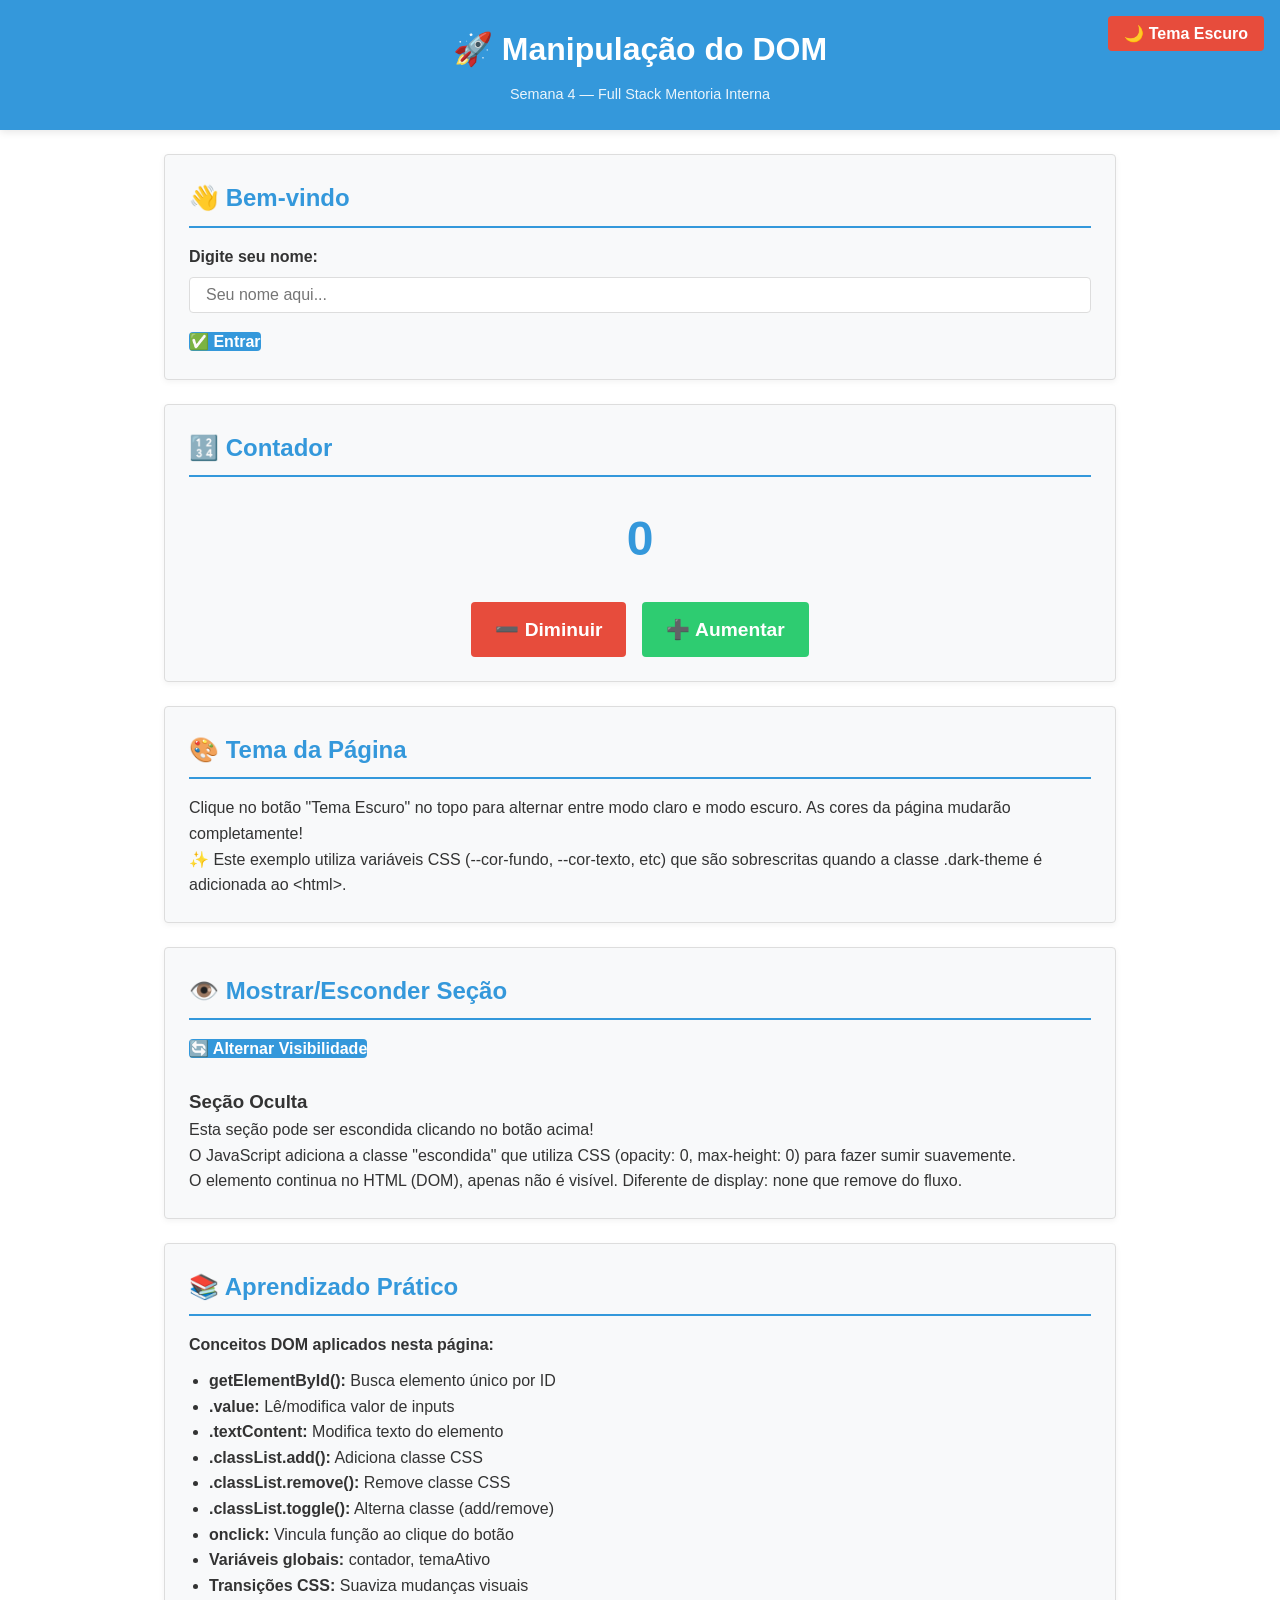
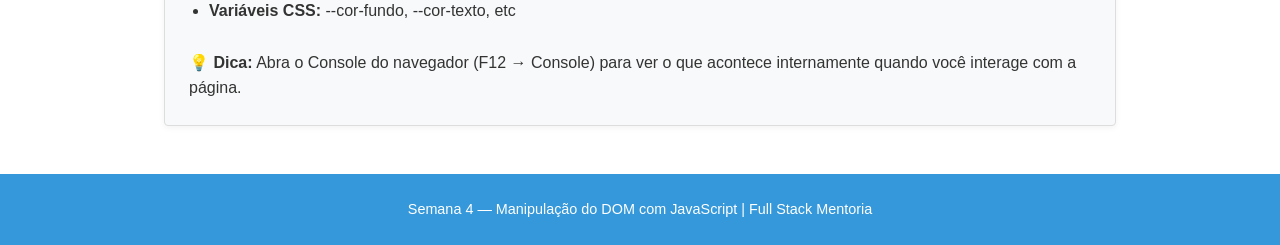
<file: Semana 4/index.html>
<!DOCTYPE html>
<html lang="pt-BR">
<head>
  <!-- ════════════════════════════════════════════════════════════════
       META TAGS — Configuração do Documento HTML
  ════════════════════════════════════════════════════════════════
       As meta tags fornecem informações sobre o documento ao navegador.
       Definem codificação, viewport para responsividade e título da página.
  ═════════════════════════════════════════════════════════════════ -->
  <meta charset="UTF-8" />
  <meta name="viewport" content="width=device-width, initial-scale=1.0" />
  <title>Manipulação do DOM — Semana 4 | Full Stack</title>

  <style>
    /* ════════════════════════════════════════════════════════════════
       CSS — ESTILOS DA PÁGINA
    ════════════════════════════════════════════════════════════════

       CSS (Cascading Style Sheets) define a aparência e layout da página.
       Este projeto utiliza:
       • CSS Grid: para layout responsivo
       • Transições: para suavidade visual
       • Variáveis CSS: para temas (light/dark)
       • Flexbox: para alinhamento de elementos
    ═════════════════════════════════════════════════════════════════ */

    /* ──────────────────────────────────
       VARIÁVEIS CSS (CUSTOM PROPERTIES)
    ───────────────────────────────────

       Variáveis CSS permitem definir valores uma vez e reutilizá-los.
       Muito úteis para temas, pois basta mudar as variáveis para alterar
       todo o design da página.

       Sintaxe: --nome-variavel: valor;
       Uso:     color: var(--nome-variavel);

       :root define variáveis GLOBAIS (acessíveis em todo o documento).
    ───────────────────────────────────── */
    :root {
      /* ── CORES DO TEMA CLARO (padrão) ── */
      --cor-fundo: #ffffff;
      --cor-texto: #333333;
      --cor-primaria: #3498db;      /* Azul */
      --cor-secundaria: #e74c3c;    /* Vermelho */
      --cor-sucesso: #2ecc71;       /* Verde */
      --cor-aviso: #f39c12;         /* Laranja */
      --cor-card: #f8f9fa;          /* Cinza muito claro */
      --cor-borda: #ddd;            /* Cinza claro */

      /* ── TAMANHOS PADRÃO ── */
      --espacamento-pequeno: 8px;
      --espacamento-medio: 16px;
      --espacamento-grande: 24px;
      --tamanho-borda: 4px;

      /* ── TRANSIÇÃO PADRÃO ── */
      --tempo-transicao: 0.3s;
    }

    /* ──────────────────────────────────
       CLASSE DE TEMA ESCURO
    ───────────────────────────────────

       Quando o usuário clica no botão de alternar tema, a classe
       .dark-theme é adicionada ao <body>. Isso sobrescreve as variáveis
       CSS com novas cores apropriadas para modo escuro.

       O atributo [data-theme] também é definido para fins de rastreamento.
    ───────────────────────────────────── */
    :root.dark-theme {
      /* ── CORES DO TEMA ESCURO ── */
      --cor-fundo: #1a1a2e;         /* Azul muito escuro */
      --cor-texto: #ffffff;         /* Branco */
      --cor-primaria: #00d4ff;      /* Azul ciano */
      --cor-secundaria: #ff6b6b;    /* Vermelho mais vivo */
      --cor-sucesso: #51cf66;       /* Verde mais claro */
      --cor-aviso: #ffa94d;         /* Laranja mais claro */
      --cor-card: #16213e;          /* Azul escuro */
      --cor-borda: #444;            /* Cinza escuro */
    }

    /* ──────────────────────────────────
       RESET UNIVERSAL
    ───────────────────────────────────

       O seletor * (asterisco) seleciona TODOS os elementos.
       Zera margens e paddings padrões do navegador para ter
       controle total sobre o layout.
    ───────────────────────────────────── */
    * {
      margin: 0;
      /* Espaço externo: remove margens padrão */
      padding: 0;
      /* Espaço interno: remove paddings padrão */
      box-sizing: border-box;
      /* Define que width/height incluem padding e border */
    }

    /* ──────────────────────────────────
       BODY — Corpo principal
    ───────────────────────────────────

       O elemento <body> é a raiz do conteúdo visível.
       Estilos aqui são herdados por todos os elementos filhos.
    ───────────────────────────────────── */
    body {
      font-family: 'Segoe UI', Tahoma, Geneva, Verdana, sans-serif;
      /* Fonte: lista de fallback garante que funcione em qualquer sistema */

      background-color: var(--cor-fundo);
      /* Usa variável CSS — muda automaticamente com tema */

      color: var(--cor-texto);
      /* Cor do texto padrão */

      line-height: 1.6;
      /* Espaço entre linhas: melhora legibilidade */

      transition: background-color var(--tempo-transicao) ease,
                  color var(--tempo-transicao) ease;
      /* Quando background-color e color mudam, fazem suavemente (não instantâneo) */

      min-height: 100vh;
      /* Altura mínima: 100% da altura visível do navegador */

      display: flex;
      /* Flexbox: para distribuir espaço entre elementos */

      flex-direction: column;
      /* Elementos filhos em coluna (um embaixo do outro) */
    }

    /* ──────────────────────────────────
       CONTAINER — Elemento envolvedor
    ───────────────────────────────────

       Classe reutilizável para limitar largura máxima do conteúdo
       e centralizá-lo na tela. Padrão comum em web design.
    ───────────────────────────────────── */
    .container {
      max-width: 1000px;
      /* Nunca ultrapassar 1000px de largura */

      width: 100%;
      /* Em telas pequenas, usar toda a largura disponível */

      margin: 0 auto;
      /* Centralizar horizontalmente (0 no topo/bottom, auto nos lados) */

      padding: var(--espacamento-grande);
      /* Espaço interno: usa variável CSS */

      flex: 1;
      /* Crescer para preencher espaço disponível */
    }

    /* ──────────────────────────────────
       HEADER — Cabeçalho
    ───────────────────────────────────– */
    header {
      background-color: var(--cor-primaria);
      /* Usa cor primária do tema atual */

      color: white;
      padding: var(--espacamento-grande);
      text-align: center;
      box-shadow: 0 2px 8px rgba(0, 0, 0, 0.1);
      /* Sombra sutil para profundidade */
    }

    header h1 {
      font-size: 2rem;
      margin-bottom: var(--espacamento-pequeno);
    }

    header p {
      font-size: 0.9rem;
      opacity: 0.9;
      /* Ligeiramente mais transparent para visual hierárquico */
    }

    /* ──────────────────────────────────
       BOTÃO ALTERNADOR DE TEMA
    ───────────────────────────────────– */
    #btn-tema {
      position: absolute;
      /* Posicionamento absoluto: livre do fluxo normal */

      top: var(--espacamento-medio);
      right: var(--espacamento-medio);
      /* Canto superior direito */

      background-color: var(--cor-secundaria);
      color: white;
      border: none;
      padding: var(--espacamento-pequeno) var(--espacamento-medio);
      border-radius: var(--tamanho-borda);
      cursor: pointer;
      /* Cursor muda para "mão", indicando que é clicável */

      font-weight: bold;
      transition: background-color var(--tempo-transicao) ease,
                  transform var(--tempo-transicao) ease;
      /* Múltiplas transições: cor e transformação (tamanho) */
    }

    #btn-tema:hover {
      /* :hover é acionado quando mouse passa sobre o elemento */
      background-color: var(--cor-aviso);
      transform: scale(1.05);
      /* Aumenta 5% o tamanho do botão */
    }

    #btn-tema:active {
      /* :active é acionado quando clicado */
      transform: scale(0.95);
      /* Diminui para efeito de "pressionado" */
    }

    /* ──────────────────────────────────
       SEÇÕES (CARDS)
    ───────────────────────────────────– */
    .secao {
      background-color: var(--cor-card);
      /* Cor de fundo diferente para seções */

      border: 1px solid var(--cor-borda);
      /* Borda fina para delimitação */

      border-radius: var(--tamanho-borda);
      padding: var(--espacamento-grande);
      margin-bottom: var(--espacamento-grande);
      /* Espaço embaixo para separar da próxima seção */

      box-shadow: 0 2px 6px rgba(0, 0, 0, 0.05);
      transition: box-shadow var(--tempo-transicao) ease;
      /* Sombra suave que muda com hover */
    }

    .secao:hover {
      box-shadow: 0 4px 12px rgba(0, 0, 0, 0.1);
      /* Sombra maior no hover para efeito de "elevação" */
    }

    .secao h2 {
      color: var(--cor-primaria);
      /* Títulos em cor primária do tema */

      font-size: 1.5rem;
      margin-bottom: var(--espacamento-medio);
      padding-bottom: var(--espacamento-pequeno);
      border-bottom: 2px solid var(--cor-primaria);
      /* Sublinha decorativa */
    }

    /* ──────────────────────────────────
       INPUTS E LABELS
    ───────────────────────────────────– */
    .form-group {
      margin-bottom: var(--espacamento-medio);
      /* Espaço entre grupos de formulário */
    }

    label {
      display: block;
      /* Força label a ocupar linha inteira */

      margin-bottom: var(--espacamento-pequeno);
      font-weight: bold;
      color: var(--cor-texto);
    }

    input[type="text"],
    input[type="email"],
    textarea {
      /* Seletor múltiplo: aplica estilo a vários tipos de input */
      width: 100%;
      padding: var(--espacamento-pequeno) var(--espacamento-medio);
      border: 1px solid var(--cor-borda);
      border-radius: var(--tamanho-borda);
      font-family: inherit;
      /* Herda fonte do pai em vez de usar font monospace padrão */

      font-size: 1rem;
      background-color: var(--cor-fundo);
      color: var(--cor-texto);
      transition: border-color var(--tempo-transicao) ease,
                  box-shadow var(--tempo-transicao) ease;
    }

    input:focus,
    textarea:focus {
      /* :focus acionado quando elemento tem foco (clicado ou tabbed) */
      outline: none;
      /* Remove outline padrão do navegador */

      border-color: var(--cor-primaria);
      box-shadow: 0 0 0 3px rgba(52, 152, 219, 0.1);
      /* Halo sutil ao redor do input */
    }

    /* ──────────────────────────────────
       BOTÕES
    ───────────────────────────────────– */
    button {
      padding: var(--espacamento-pequeno) var(--espacamento-media);
      border: none;
      border-radius: var(--tamanho-borda);
      font-size: 1rem;
      font-weight: bold;
      cursor: pointer;
      transition: all var(--tempo-transicao) ease;
      /* "all" aplica transição a TODAS as propriedades que mudam */
    }

    .btn-primario {
      background-color: var(--cor-primaria);
      color: white;
    }

    .btn-primario:hover {
      background-color: var(--cor-sucesso);
      transform: translateY(-2px);
      /* Move botão 2px para cima no hover */
      box-shadow: 0 4px 8px rgba(0, 0, 0, 0.2);
    }

    .btn-secundario {
      background-color: var(--cor-secundaria);
      color: white;
    }

    .btn-secundario:hover {
      background-color: var(--cor-aviso);
    }

    .btn-sucesso {
      background-color: var(--cor-sucesso);
      color: white;
    }

    .btn-sucesso:hover {
      background-color: var(--cor-primaria);
    }

    /* ──────────────────────────────────
       CONTADOR
    ───────────────────────────────────– */
    .contador-display {
      font-size: 3rem;
      /* Número grande e bem visível */

      font-weight: bold;
      text-align: center;
      color: var(--cor-primaria);
      margin: var(--espacamento-grande) 0;
      transition: color var(--tempo-transicao) ease;
    }

    .contador-display.negativo {
      /* Classe adicionada dinamicamente quando contador < 0 */
      color: var(--cor-secundaria);
      /* Muda cor para vermelho quando negativo */
    }

    .botoes-contador {
      display: flex;
      /* Flexbox para colocar botões lado a lado */

      gap: var(--espacamento-medio);
      /* Espaço entre os dois botões */

      justify-content: center;
      /* Centraliza horizontalmente */
    }

    .botoes-contador button {
      padding: var(--espacamento-medio) var(--espacamento-grande);
      font-size: 1.2rem;
      min-width: 120px;
      /* Garante largura mínima para consistência */
    }

    /* ──────────────────────────────────
       MENSAGEM DE BOAS-VINDAS
    ───────────────────────────────────– */
    #mensagem-boas-vindas {
      background-color: var(--cor-sucesso);
      color: white;
      padding: var(--espacamento-media);
      border-radius: var(--tamanho-borda);
      text-align: center;
      font-size: 1.1rem;
      font-weight: bold;
      margin-bottom: var(--espacamento-medio);

      opacity: 0;
      /* Invisível por padrão */

      transform: translateY(-10px);
      /* Posicionado um pouco acima */

      transition: opacity var(--tempo-transicao) ease,
                  transform var(--tempo-transicao) ease;
      pointer-events: none;
      /* Permite clicar através de elemento invisível */
    }

    #mensagem-boas-vindas.visivel {
      /* Classe adicionada dinamicamente quando há mensagem */
      opacity: 1;
      transform: translateY(0);
      /* Volta para posição normal e fica visível */
    }

    /* ──────────────────────────────────
       SEÇÃO OCULTÁVEL
    ───────────────────────────────────– */
    #secao-ocultavel {
      transition: opacity var(--tempo-transicao) ease,
                  max-height var(--tempo-transicao) ease;
      /* Transição suave ao esconder/mostrar */

      max-height: 1000px;
      /* Altura máxima: permite scroll se conteúdo maior */

      overflow: hidden;
      /* Esconde conteúdo que ultrapassa */

      opacity: 1;
    }

    #secao-ocultavel.escondida {
      /* Classe adicionada quando deve ser escondida */
      opacity: 0;
      max-height: 0;
      /* Reduz altura para 0, fazendo sumir suavemente */
    }

    /* ──────────────────────────────────
       FOOTER
    ───────────────────────────────────– */
    footer {
      background-color: var(--cor-primaria);
      color: white;
      text-align: center;
      padding: var(--espacamento-grande);
      margin-top: auto;
      /* auto no margin-top força footer para baixo */

      font-size: 0.9rem;
    }

    /* ──────────────────────────────────
       RESPONSIVIDADE (Mobile First)
    ───────────────────────────────────– */
    @media (max-width: 768px) {
      /* Aplicado em telas menores que 768px */
      header h1 {
        font-size: 1.5rem;
      }

      .container {
        padding: var(--espacamento-medio);
      }

      .contador-display {
        font-size: 2rem;
      }
    }
  </style>
</head>
<body>
  <!-- ════════════════════════════════════════════════════════════════
       HEADER — Cabeçalho da página
  ════════════════════════════════════════════════════════════════

       <header> é elemento semântico que representa o topo da página.
       Contém título e subtítulo.
  ═════════════════════════════════════════════════════════════════ -->
  <header>
    <h1>🚀 Manipulação do DOM</h1>
    <p>Semana 4 — Full Stack Mentoria Interna</p>

    <!-- ──────────────────────────────────
         BOTÃO ALTERNADOR DE TEMA
    ───────────────────────────────────

         onclick="alternarTema()" invoca a função JavaScript quando clicado.
         O ID permite que JavaScript encontre e manipule este elemento.
    ───────────────────────────────────── -->
    <button id="btn-tema" onclick="alternarTema()">🌙 Tema Escuro</button>
  </header>

  <!-- ══════════════════════════════════════════════════════════════
       CONTAINER — Wrapper do conteúdo principal
  ══════════════════════════════════════════════════════════════

       <div class="container"> é um elemento genérico (<div>)
       com classe "container" que limita largura e centraliza.
  ═════════════════════════════════════════════════════════════════ -->
  <div class="container">

    <!-- ──────────────────────────────────
         SEÇÃO 1: BOAS-VINDAS PERSONALIZADAS
    ───────────────────────────────────

         Funcionalidade:
         1. Usuário digita nome em <input>
         2. Clica no botão "Entrar"
         3. Mensagem aparece dinamicamente com o nome

         Conceitos DOM utilizados:
         • document.getElementById() — buscar elemento por ID
         • .value — ler valor de input
         • .textContent — modificar texto
         • classList.add() — adicionar classe CSS
    ───────────────────────────────────── -->
    <div class="secao">
      <h2>👋 Bem-vindo</h2>

      <!-- Mensagem que aparece dinamicamente -->
      <div id="mensagem-boas-vindas"></div>

      <!-- Formulário de entrada -->
      <div class="form-group">
        <label for="nome-usuario">Digite seu nome:</label>
        <!-- O atributo id permite JavaScript encontrar este elemento -->
        <input
          type="text"
          id="nome-usuario"
          placeholder="Seu nome aqui..."
        />
        <!-- placeholder: texto de sugestão que desaparece ao digitar -->
      </div>

      <!-- Botão para disparar função -->
      <button class="btn-primario" onclick="exibirBoasVindas()">
        ✅ Entrar
      </button>
      <!-- onclick invoca exibirBoasVindas() quando clicado -->
    </div>

    <!-- ──────────────────────────────────
         SEÇÃO 2: CONTADOR INTERATIVO
    ───────────────────────────────────

         Funcionalidade:
         1. Exibe número que começa em 0
         2. Botão "+" incrementa em 1
         3. Botão "-" decrementa em 1
         4. Cor muda para vermelho se negativo

         Conceitos DOM utilizados:
         • Variáveis globais (contador)
         • .textContent — atualizar número
         • classList.toggle() — alternar classe CSS
         • Lógica de incremento/decremento
    ───────────────────────────────────── -->
    <div class="secao">
      <h2>🔢 Contador</h2>

      <!-- Número exibido -->
      <div class="contador-display" id="numero-contador">0</div>
      <!-- id permite JavaScript modificar este elemento -->

      <!-- Botões de incremento/decremento -->
      <div class="botoes-contador">
        <button class="btn-secundario" onclick="decrementarContador()">
          ➖ Diminuir
        </button>
        <button class="btn-sucesso" onclick="incrementarContador()">
          ➕ Aumentar
        </button>
      </div>
    </div>

    <!-- ──────────────────────────────────
         SEÇÃO 3: ALTERNADOR DE TEMA
    ───────────────────────────────────

         Funcionalidade:
         1. Clique alterna entre tema claro/escuro
         2. Cores da página mudam completamente
         3. Botão atualiza seu texto (🌙 ↔️ ☀️)

         Conceitos DOM utilizados:
         • classList.toggle() — alternar classe
         • :root — variáveis CSS globais
         • transições CSS suaves
    ───────────────────────────────────── -->
    <div class="secao">
      <h2>🎨 Tema da Página</h2>
      <p>
        Clique no botão "Tema Escuro" no topo para alternar entre
        modo claro e modo escuro. As cores da página mudarão completamente!
      </p>
      <p>
        ✨ Este exemplo utiliza variáveis CSS (--cor-fundo, --cor-texto, etc)
        que são sobrescritas quando a classe .dark-theme é adicionada ao &lt;html&gt;.
      </p>
    </div>

    <!-- ──────────────────────────────────
         SEÇÃO 4: MOSTRAR/ESCONDER
    ───────────────────────────────────

         Funcionalidade:
         1. Botão "Alternar Visibilidade" esconde/mostra seção
         2. Transição suave com CSS
         3. Elemento é apenas visualmente escondido (ainda no DOM)

         Conceitos DOM utilizados:
         • classList.toggle() — alternar classe
         • opacity — transparência
         • max-height — controlar altura
         • overflow: hidden — esconder conteúdo que ultrapassa
    ───────────────────────────────────── -->
    <div class="secao">
      <h2>👁️ Mostrar/Esconder Seção</h2>
      <button class="btn-primario" onclick="alternarVisibilidade()">
        🔄 Alternar Visibilidade
      </button>

      <!-- Seção que pode ser escondida -->
      <div id="secao-ocultavel">
        <br />
        <!-- <br> adiciona espaço -->

        <h3>Seção Oculta</h3>
        <p>
          Esta seção pode ser escondida clicando no botão acima!
        </p>
        <p>
          O JavaScript adiciona a classe "escondida" que utiliza CSS
          (opacity: 0, max-height: 0) para fazer sumir suavemente.
        </p>
        <p>
          O elemento continua no HTML (DOM), apenas não é visível.
          Diferente de display: none que remove do fluxo.
        </p>
      </div>
    </div>

    <!-- ──────────────────────────────────
         SEÇÃO 5: EXEMPLOS DE MANIPULAÇÃO
    ───────────────────────────────────

         Demonstração adicional de técnicas DOM avançadas.
    ───────────────────────────────────── -->
    <div class="secao">
      <h2>📚 Aprendizado Prático</h2>

      <p>
        <strong>Conceitos DOM aplicados nesta página:</strong>
      </p>
      <ul style="margin-left: 20px; margin-top: 10px;">
        <li>
          <strong>getElementById():</strong> Busca elemento único por ID
        </li>
        <li>
          <strong>.value:</strong> Lê/modifica valor de inputs
        </li>
        <li>
          <strong>.textContent:</strong> Modifica texto do elemento
        </li>
        <li>
          <strong>.classList.add():</strong> Adiciona classe CSS
        </li>
        <li>
          <strong>.classList.remove():</strong> Remove classe CSS
        </li>
        <li>
          <strong>.classList.toggle():</strong> Alterna classe (add/remove)
        </li>
        <li>
          <strong>onclick:</strong> Vincula função ao clique do botão
        </li>
        <li>
          <strong>Variáveis globais:</strong> contador, temaAtivo
        </li>
        <li>
          <strong>Transições CSS:</strong> Suaviza mudanças visuais
        </li>
        <li>
          <strong>Variáveis CSS:</strong> --cor-fundo, --cor-texto, etc
        </li>
      </ul>

      <br />

      <p>
        💡 <strong>Dica:</strong> Abra o Console do navegador (F12 → Console)
        para ver o que acontece internamente quando você interage com a página.
      </p>
    </div>

  </div>

  <!-- ════════════════════════════════════════════════════════════════
       FOOTER — Rodapé
  ════════════════════════════════════════════════════════════════ -->
  <footer>
    <p>Semana 4 — Manipulação do DOM com JavaScript | Full Stack Mentoria</p>
  </footer>

  <!-- ════════════════════════════════════════════════════════════════
       SCRIPT — Código JavaScript
  ════════════════════════════════════════════════════════════════

       <script> contém o código JavaScript que roda quando a página carrega.
       Deve estar no final do <body> para garantir que elementos HTML
       já foram criados quando JavaScript tenta acessá-los.
  ═════════════════════════════════════════════════════════════════ -->
  <script>
    /* ════════════════════════════════════════════════════════════════
       VARIÁVEIS GLOBAIS — Dados que persistem durante execução
    ════════════════════════════════════════════════════════════════

       Variáveis GLOBAIS (fora de funções) são acessíveis por
       qualquer função no script.

       Bom para dados que precisam ser compartilhados entre funções.
       Cuidado: podem causar bugs se modificadas acidentalmente.
    ═════════════════════════════════════════════════════════════════ */

    /* Contador para a seção "Contador Interativo"
       Iniciado em 0, modificado por incrementarContador/decrementarContador */
    let contador = 0;

    /* Flag (bandeira) para rastrear estado do tema atual
       true = tema escuro ativo, false = tema claro ativo */
    let temaEscuroAtivo = false;

    /* Flag para rastrear se seção oculta está visível ou não
       true = visível, false = escondida */
    let secaoVisivel = true;

    /* ════════════════════════════════════════════════════════════════
       FUNÇÃO 1: Exibir Boas-Vindas Personalizadas
    ════════════════════════════════════════════════════════════════

       Fluxo:
       1. Lê nome digitado no input (#nome-usuario)
       2. Valida se está vazio
       3. Cria mensagem personalizada
       4. Adiciona classe "visivel" para aparecer
       5. Limpa input para nova entrada
    ═════════════════════════════════════════════════════════════════ */
    function exibirBoasVindas() {
      /* ──────────────────────────────────
         PASSO 1: Encontrar elemento no DOM
      ───────────────────────────────────

         document.getElementById('nome-usuario') busca <input id="nome-usuario">
         .value lê o texto que o usuário digitou
      ───────────────────────────────────── */
      const inputNome = document.getElementById('nome-usuario');
      const nome = inputNome.value.trim();
      /* .trim() remove espaços em branco do início e fim
         "  Usuário  " vira "Usuário" */

      /* ──────────────────────────────────
         PASSO 2: Validar entrada
      ───────────────────────────────────

         if (condição) { código executado se verdadeiro }
         === compara valor E tipo
         '' (vazio) é quando usuário digita nada
      ───────────────────────────────────── */
      if (nome === '') {
        alert('Por favor, digite seu nome!');
        /* alert() exibe caixa de diálogo com mensagem */
        return;
        /* return encerra função aqui */
      }

      /* ──────────────────────────────────
         PASSO 3: Encontrar elemento mensagem
      ───────────────────────────────────

         document.getElementById('mensagem-boas-vindas') busca
         <div id="mensagem-boas-vindas"> que estava vazio
      ───────────────────────────────────── */
      const mensagemDiv = document.getElementById('mensagem-boas-vindas');

      /* ──────────────────────────────────
         PASSO 4: Modificar conteúdo
      ───────────────────────────────────

         .textContent modifica o TEXTO do elemento
         Template literal (crase) permite interpolar variáveis
         `Bem-vindo, ${nome}` substitui ${nome} pelo valor da variável
      ───────────────────────────────────── */
      mensagemDiv.textContent = `🎉 Bem-vindo, ${nome}!`;
      /* Agora a div contém: "🎉 Bem-vindo, [nome do usuário]!" */

      /* ──────────────────────────────────
         PASSO 5: Adicionar classe CSS
      ───────────────────────────────────

         .classList.add('visivel') adiciona a classe "visivel"
         No CSS, .visivel { opacity: 1 } faz aparecer suavemente
      ───────────────────────────────────── */
      mensagemDiv.classList.add('visivel');
      /* A mensagem agora é visível (transição suave CSS) */

      /* ──────────────────────────────────
         PASSO 6: Limpar input
      ───────────────────────────────────

         .value = '' apaga o texto do input
         Deixa pronto para próxima entrada
      ───────────────────────────────────── */
      inputNome.value = '';
      /* Input volta para vazio */

      /* ──────────────────────────────────
         (OPCIONAL) Esconder mensagem após tempo
      ───────────────────────────────────

         setTimeout(função, milisegundos) executa função após delay
         3000 = 3 segundos
         Aqui não fazemos isso, mas é padrão em notificações reais
      ───────────────────────────────────── */
    }

    /* ════════════════════════════════════════════════════════════════
       FUNÇÃO 2: Incrementar Contador
    ════════════════════════════════════════════════════════════════

       Aumenta a variável 'contador' em 1 e atualiza a tela.
    ═════════════════════════════════════════════════════════════════ */
    function incrementarContador() {
      /* ──────────────────────────────────
         Aumentar variável em 1
      ───────────────────────────────────

         contador++ é o mesmo que contador = contador + 1
         Operador ++ incrementa (incremento) a variável
      ───────────────────────────────────── */
      contador++;
      /* Se contador era 0, agora é 1 */

      /* Atualizar tela com novo valor */
      atualizarDisplay();
      /* Chama função auxiliar que modifica o DOM */
    }

    /* ════════════════════════════════════════════════════════════════
       FUNÇÃO 3: Decrementar Contador
    ════════════════════════════════════════════════════════════════

       Diminui a variável 'contador' em 1 e atualiza a tela.
    ═════════════════════════════════════════════════════════════════ */
    function decrementarContador() {
      /* ──────────────────────────────────
         Diminuir variável em 1
      ───────────────────────────────────

         contador-- é o mesmo que contador = contador - 1
         Operador -- decremento a variável
      ───────────────────────────────────── */
      contador--;

      /* Atualizar tela com novo valor */
      atualizarDisplay();
    }

    /* ════════════════════════════════════════════════════════════════
       FUNÇÃO 4 (AUXILIAR): Atualizar Display do Contador
    ════════════════════════════════════════════════════════════════

       Função reutilizável que:
       1. Atualiza número na tela
       2. Muda cor para vermelho se negativo
       3. Muda cor para normal se positivo

       Boa prática: extrair lógica comum em funções auxiliares (DRY)
    ═════════════════════════════════════════════════════════════════ */
    function atualizarDisplay() {
      /* ──────────────────────────────────
         Encontrar elemento que exibe número
      ───────────────────────────────────– */
      const display = document.getElementById('numero-contador');

      /* ──────────────────────────────────
         Modificar texto
      ───────────────────────────────────– */
      display.textContent = contador;
      /* display agora mostra valor atual de contador */

      /* ──────────────────────────────────
         Lógica: mudar cor se negativo
      ───────────────────────────────────–

         if (condição) { código se verdadeiro }
         else { código se falso }

         contador < 0 significa número negativo
      ───────────────────────────────────── */
      if (contador < 0) {
        /* Números negativos aparecem em vermelho */
        display.classList.add('negativo');
        /* Adiciona classe CSS que muda a cor */
      } else {
        /* Números positivos aparecem em azul (padrão) */
        display.classList.remove('negativo');
        /* Remove classe CSS, volta cor original */
      }
    }

    /* ════════════════════════════════════════════════════════════════
       FUNÇÃO 5: Alternar Tema (Claro/Escuro)
    ════════════════════════════════════════════════════════════════

       Quando usuário clica no botão "Tema Escuro":
       1. Alterna classe .dark-theme na tag <html>
       2. Variáveis CSS são sobrescritas
       3. Página inteira muda de cor automaticamente
       4. Botão atualiza seu texto
    ═════════════════════════════════════════════════════════════════ */
    function alternarTema() {
      /* ──────────────────────────────────
         Encontrar elemento raiz
      ───────────────────────────────────–

         document.documentElement é a tag <html>
         É a raiz de toda a página
      ───────────────────────────────────── */
      const html = document.documentElement;

      /* ──────────────────────────────────
         Alternar classe .dark-theme
      ───────────────────────────────────–

         .classList.toggle('dark-theme') faz:
         • Se classe não existe: adiciona
         • Se classe existe: remove

         No CSS, :root.dark-theme sobrescreve as cores
         Todas as variáveis CSS mudam automaticamente
      ───────────────────────────────────── */
      html.classList.toggle('dark-theme');
      /* dark-theme é adicionada ou removida */

      /* ──────────────────────────────────
         Atualizar variável de controle
      ───────────────────────────────────– */
      temaEscuroAtivo = !temaEscuroAtivo;
      /* ! inverte boolean: true vira false, false vira true */

      /* ──────────────────────────────────
         Atualizar texto do botão
      ───────────────────────────────────–

         Se tema escuro está ativo, botão mostra ☀️ (claro)
         Se tema claro está ativo, botão mostra 🌙 (escuro)
      ───────────────────────────────────── */
      const botaoTema = document.getElementById('btn-tema');

      if (temaEscuroAtivo) {
        botaoTema.textContent = '☀️ Tema Claro';
        /* Oferece opção de voltar para claro */
      } else {
        botaoTema.textContent = '🌙 Tema Escuro';
        /* Oferece opção de ativar escuro */
      }

      /* ──────────────────────────────────
         (OPCIONAL) Salvar preferência
      ───────────────────────────────────–

         localStorage permite salvar dados no navegador
         Próxima vez que abrir página, tema será lembrado
         Aqui não implementamos, mas é padrão profissional
      ───────────────────────────────────── */
    }

    /* ════════════════════════════════════════════════════════════════
       FUNÇÃO 6: Alternar Visibilidade de Seção
    ════════════════════════════════════════════════════════════════

       Esconde ou mostra a seção ocultável usando classe CSS.
    ═════════════════════════════════════════════════════════════════ */
    function alternarVisibilidade() {
      /* ──────────────────────────────────
         Encontrar seção a ser ocultada
      ───────────────────────────────────– */
      const secao = document.getElementById('secao-ocultavel');

      /* ──────────────────────────────────
         Alternar classe .escondida
      ───────────────────────────────────–

         .toggle('escondida'):
         • Se não tem classe: adiciona (esconde)
         • Se tem classe: remove (mostra)

         CSS (transition) faz isso suavemente
      ───────────────────────────────────── */
      secao.classList.toggle('escondida');
      /* Seção fica invisível ou visível */

      /* ──────────────────────────────────
         Atualizar variável de controle
      ───────────────────────────────────– */
      secaoVisivel = !secaoVisivel;
    }

    /* ════════════════════════════════════════════════════════════════
       (OPCIONAL) MELHORIAS POSSÍVEIS
    ════════════════════════════════════════════════════════════════

       Ideias para expandir este projeto:

       1. PERSISTÊNCIA COM LOCALSTORAGE
          • Salvar contador no navegador
          • Recuperar ao recarregar página
          localStorage.setItem('contador', contador)
          contador = localStorage.getItem('contador')

       2. ANIMAÇÕES MAIS COMPLEXAS
          • CSS animations em vez de transitions
          • Uso de transform para efeitos de escala/rotação
          • Usar requestAnimationFrame() para animações suaves

       3. VALIDAÇÃO APRIMORADA
          • Aceitar apenas números em inputs
          • Máximo/mínimo de caracteres
          • Mostrar mensagens de erro inline

       4. EVENTOS ADICIONAIS
          • onkeypress: ativar ao pressionar tecla
          • onchange: ativar quando valor muda
          • ondblclick: ativar com duplo clique

       5. MANIPULAÇÃO AVANÇADA DO DOM
          • createElement(): criar elementos dinamicamente
          • appendChild(): adicionar elementos ao DOM
          • removeChild(): remover elementos
          • getAttribute/setAttribute: manipular atributos

       6. EFEITOS SONOROS OU FEEDBACK
          • Audio API para sons ao clicar
          • Vibração (Vibration API) em mobile
          • Notificações do navegador
    ═════════════════════════════════════════════════════════════════ */
  </script>
</body>
</html>
</file>
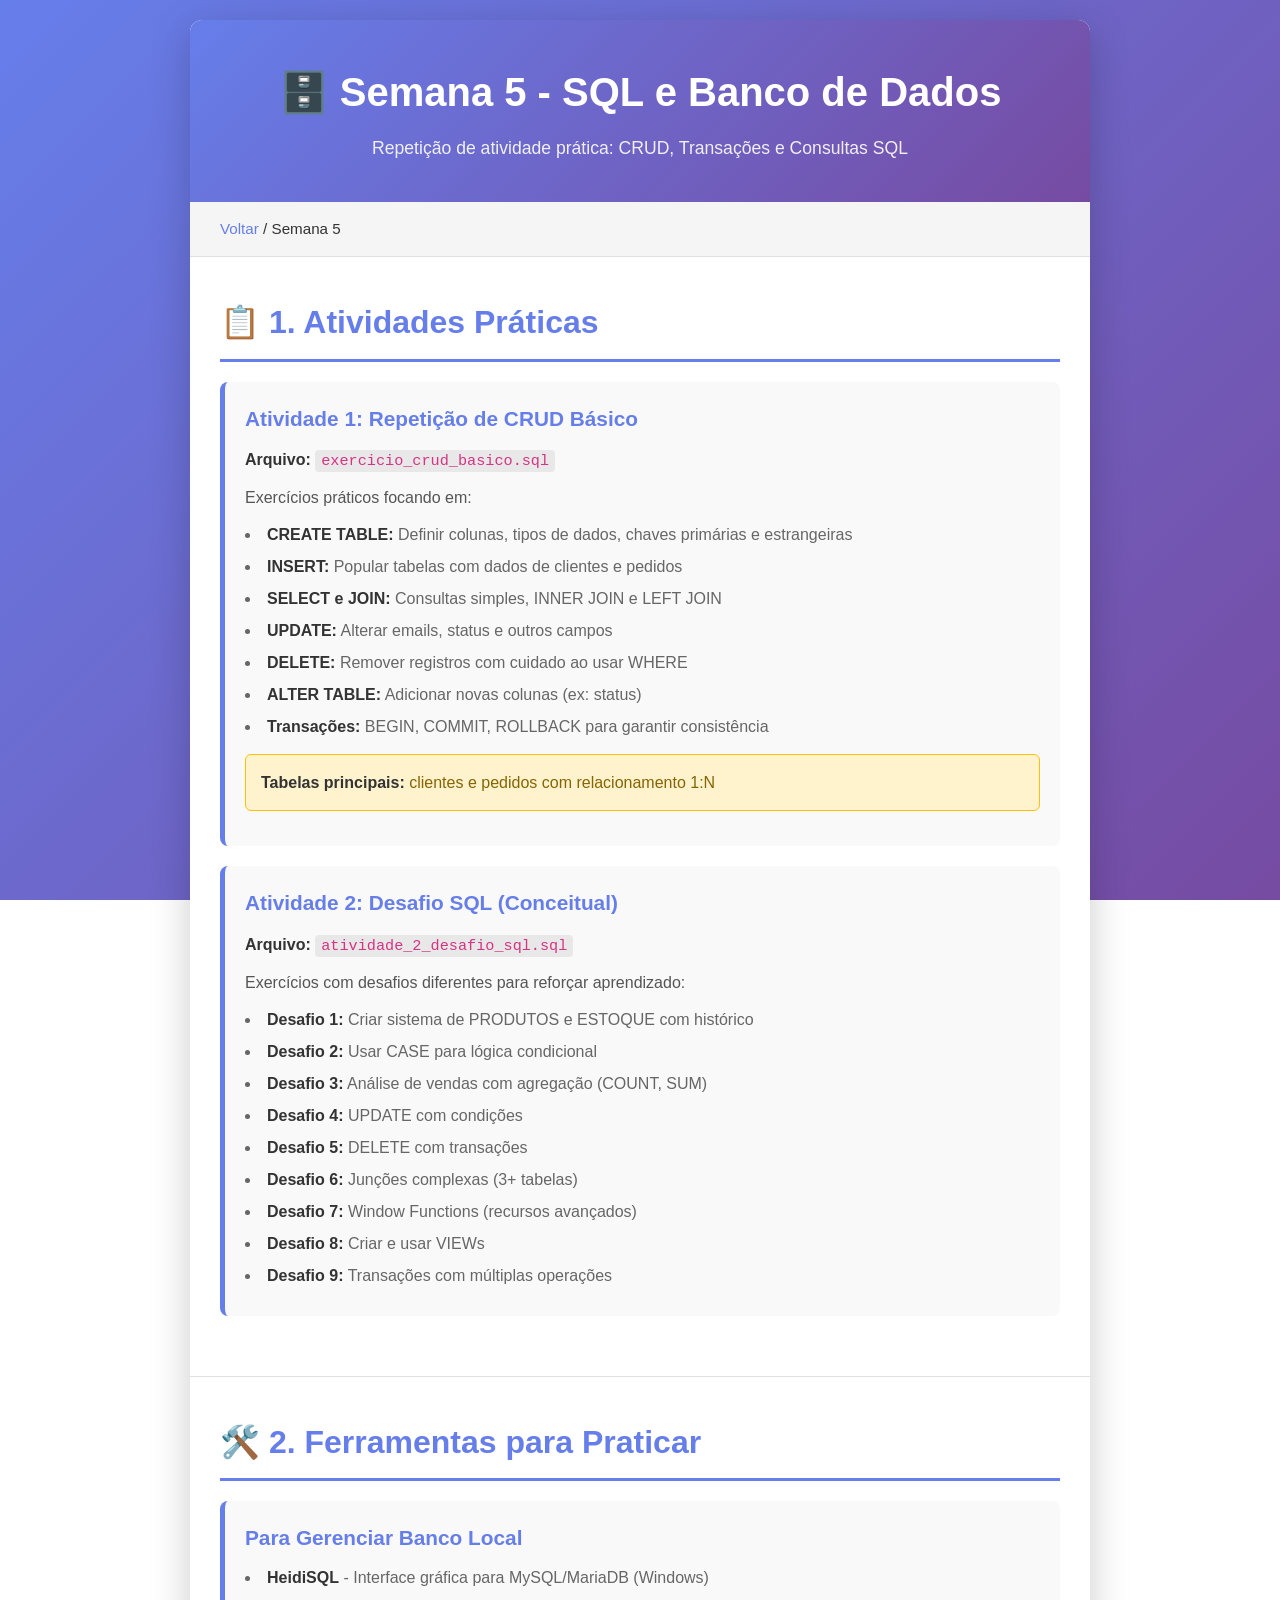
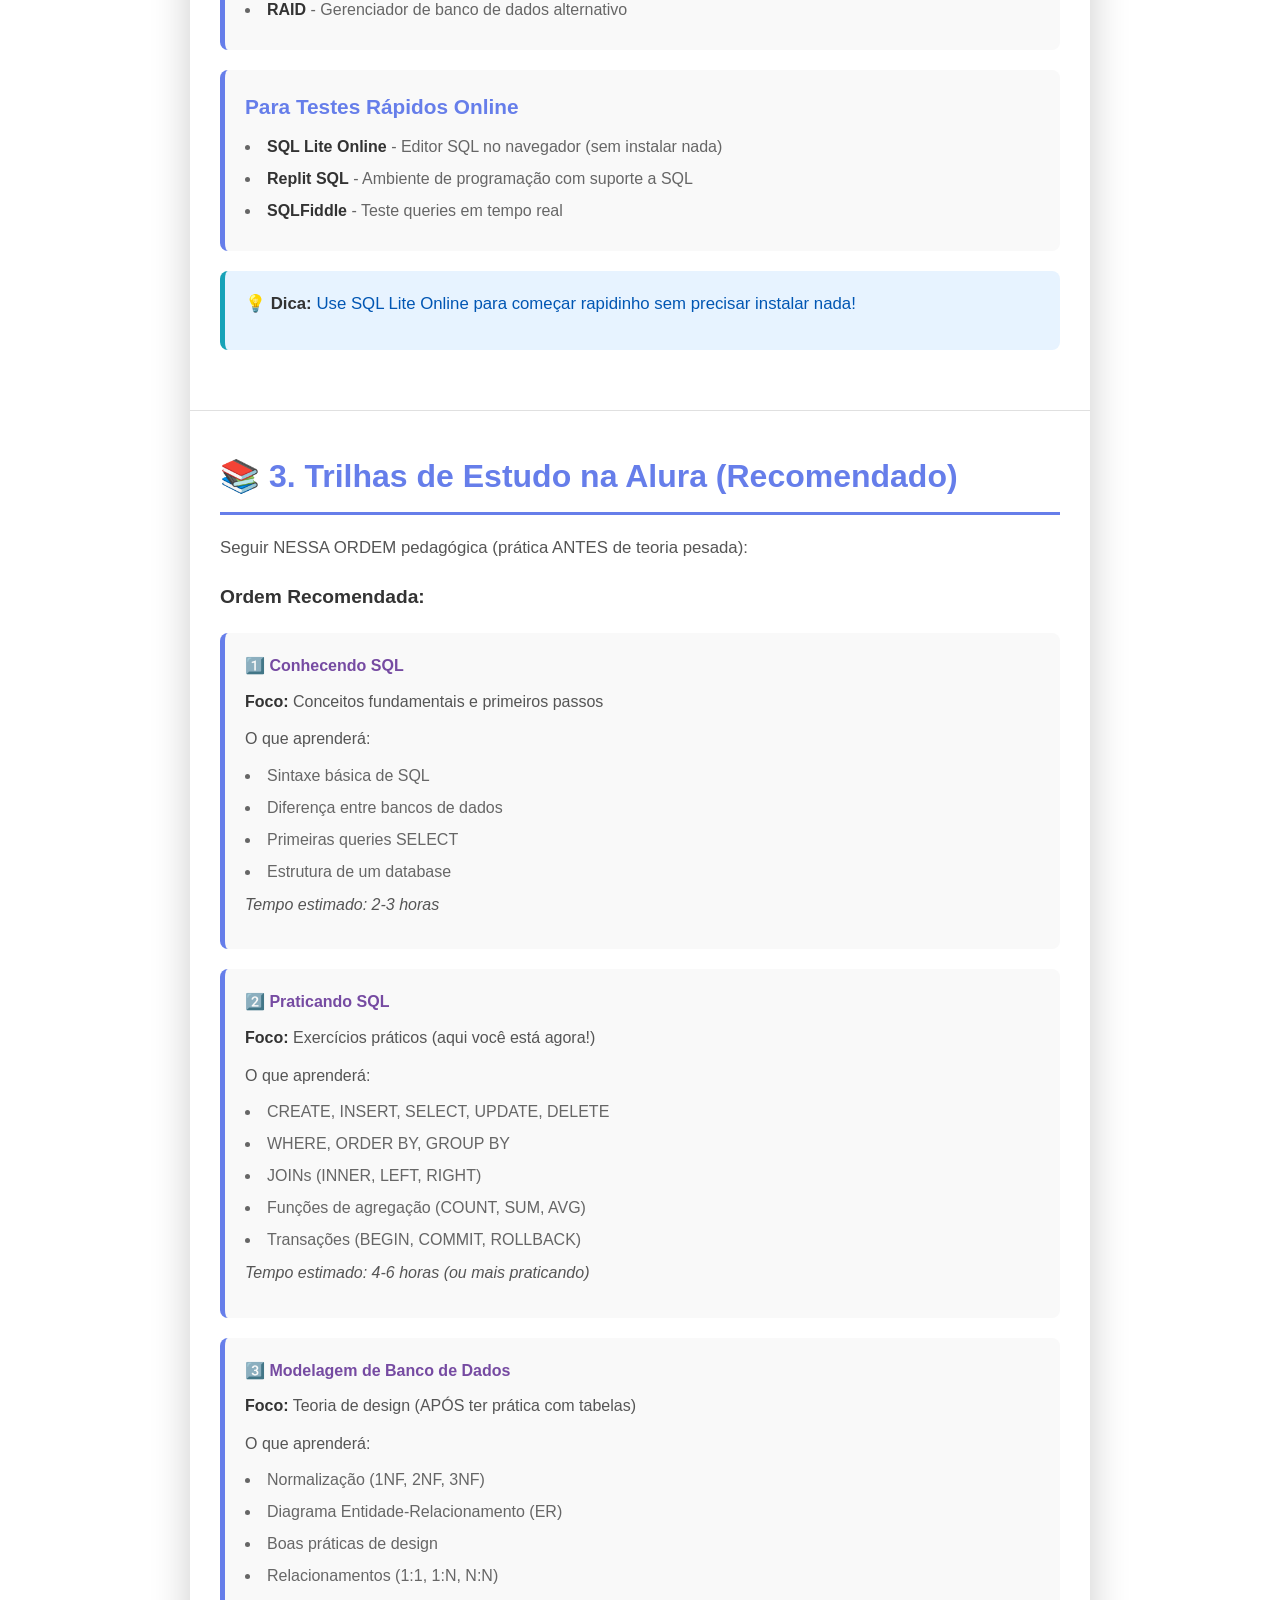
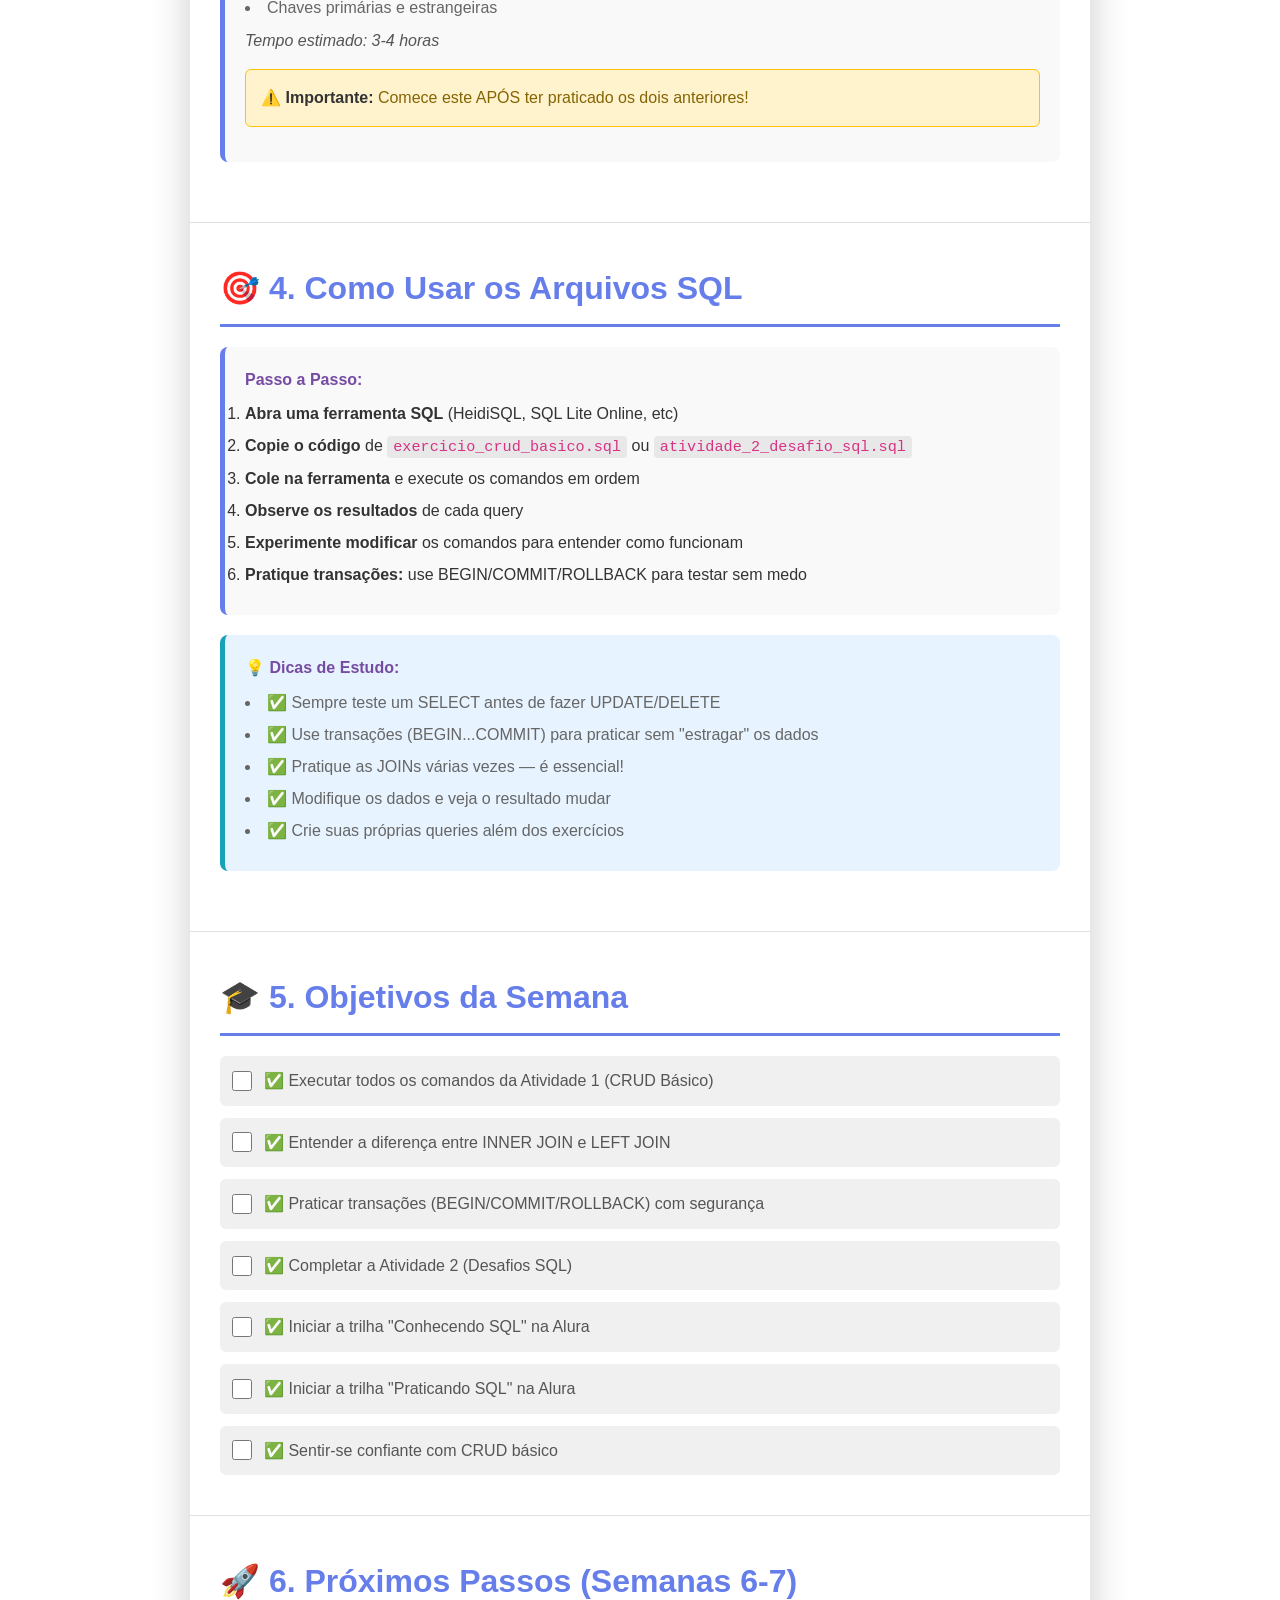
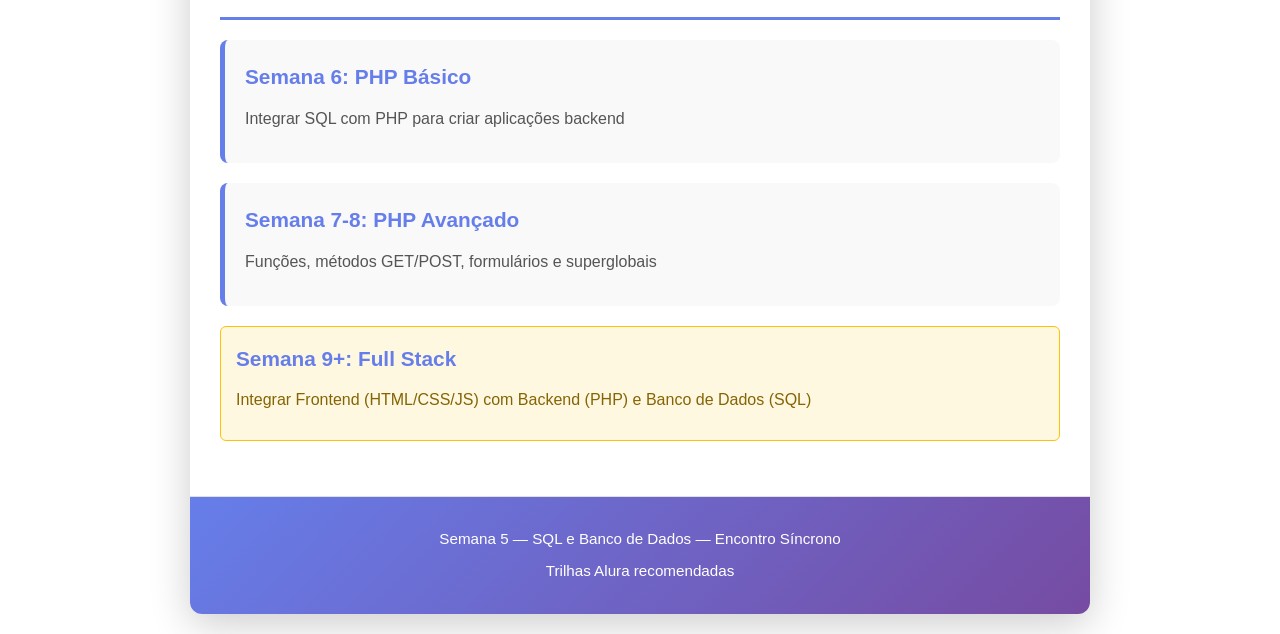
<file: Semana 5/index.html>
<!DOCTYPE html>
<html lang="pt-BR">
<head>
  <meta charset="UTF-8" />
  <meta name="viewport" content="width=device-width, initial-scale=1.0" />
  <title>Semana 5 - SQL e Banco de Dados</title>
  <link rel="stylesheet" href="style.css" />
</head>
<body>
  <div class="container">
    <header>
      <h1>🗄️ Semana 5 - SQL e Banco de Dados</h1>
      <p>Repetição de atividade prática: CRUD, Transações e Consultas SQL</p>
    </header>

    <nav class="breadcrumb">
      <a href="../">Voltar</a> / Semana 5
    </nav>

    <!-- Seção 1: Atividades Práticas -->
    <section class="atividade">
      <h2>📋 1. Atividades Práticas</h2>

      <div class="card">
        <h3>Atividade 1: Repetição de CRUD Básico</h3>
        <p><strong>Arquivo:</strong> <code>exercicio_crud_basico.sql</code></p>
        <p>Exercícios práticos focando em:</p>
        <ul>
          <li><strong>CREATE TABLE:</strong> Definir colunas, tipos de dados, chaves primárias e estrangeiras</li>
          <li><strong>INSERT:</strong> Popular tabelas com dados de clientes e pedidos</li>
          <li><strong>SELECT e JOIN:</strong> Consultas simples, INNER JOIN e LEFT JOIN</li>
          <li><strong>UPDATE:</strong> Alterar emails, status e outros campos</li>
          <li><strong>DELETE:</strong> Remover registros com cuidado ao usar WHERE</li>
          <li><strong>ALTER TABLE:</strong> Adicionar novas colunas (ex: status)</li>
          <li><strong>Transações:</strong> BEGIN, COMMIT, ROLLBACK para garantir consistência</li>
        </ul>
        <div class="highlight">
          <strong>Tabelas principais:</strong> clientes e pedidos com relacionamento 1:N
        </div>
      </div>

      <div class="card">
        <h3>Atividade 2: Desafio SQL (Conceitual)</h3>
        <p><strong>Arquivo:</strong> <code>atividade_2_desafio_sql.sql</code></p>
        <p>Exercícios com desafios diferentes para reforçar aprendizado:</p>
        <ul>
          <li><strong>Desafio 1:</strong> Criar sistema de PRODUTOS e ESTOQUE com histórico</li>
          <li><strong>Desafio 2:</strong> Usar CASE para lógica condicional</li>
          <li><strong>Desafio 3:</strong> Análise de vendas com agregação (COUNT, SUM)</li>
          <li><strong>Desafio 4:</strong> UPDATE com condições</li>
          <li><strong>Desafio 5:</strong> DELETE com transações</li>
          <li><strong>Desafio 6:</strong> Junções complexas (3+ tabelas)</li>
          <li><strong>Desafio 7:</strong> Window Functions (recursos avançados)</li>
          <li><strong>Desafio 8:</strong> Criar e usar VIEWs</li>
          <li><strong>Desafio 9:</strong> Transações com múltiplas operações</li>
        </ul>
      </div>
    </section>

    <!-- Seção 2: Ferramentas Recomendadas -->
    <section class="ferramentas">
      <h2>🛠️ 2. Ferramentas para Praticar</h2>

      <div class="card">
        <h3>Para Gerenciar Banco Local</h3>
        <ul>
          <li><strong>HeidiSQL</strong> - Interface gráfica para MySQL/MariaDB (Windows)</li>
          <li><strong>RAID</strong> - Gerenciador de banco de dados alternativo</li>
        </ul>
      </div>

      <div class="card">
        <h3>Para Testes Rápidos Online</h3>
        <ul>
          <li><strong>SQL Lite Online</strong> - Editor SQL no navegador (sem instalar nada)</li>
          <li><strong>Replit SQL</strong> - Ambiente de programação com suporte a SQL</li>
          <li><strong>SQLFiddle</strong> - Teste queries em tempo real</li>
        </ul>
      </div>

      <div class="card info">
        <p>💡 <strong>Dica:</strong> Use SQL Lite Online para começar rapidinho sem precisar instalar nada!</p>
      </div>
    </section>

    <!-- Seção 3: Trilhas de Estudo Alura -->
    <section class="trilhas">
      <h2>📚 3. Trilhas de Estudo na Alura (Recomendado)</h2>
      <p>Seguir NESSA ORDEM pedagógica (prática ANTES de teoria pesada):</p>

      <div class="trilha">
        <h3>Ordem Recomendada:</h3>

        <div class="card">
          <h4>1️⃣ Conhecendo SQL</h4>
          <p><strong>Foco:</strong> Conceitos fundamentais e primeiros passos</p>
          <p>O que aprenderá:</p>
          <ul>
            <li>Sintaxe básica de SQL</li>
            <li>Diferença entre bancos de dados</li>
            <li>Primeiras queries SELECT</li>
            <li>Estrutura de um database</li>
          </ul>
          <p><em>Tempo estimado: 2-3 horas</em></p>
        </div>

        <div class="card">
          <h4>2️⃣ Praticando SQL</h4>
          <p><strong>Foco:</strong> Exercícios práticos (aqui você está agora!)</p>
          <p>O que aprenderá:</p>
          <ul>
            <li>CREATE, INSERT, SELECT, UPDATE, DELETE</li>
            <li>WHERE, ORDER BY, GROUP BY</li>
            <li>JOINs (INNER, LEFT, RIGHT)</li>
            <li>Funções de agregação (COUNT, SUM, AVG)</li>
            <li>Transações (BEGIN, COMMIT, ROLLBACK)</li>
          </ul>
          <p><em>Tempo estimado: 4-6 horas (ou mais praticando)</em></p>
        </div>

        <div class="card">
          <h4>3️⃣ Modelagem de Banco de Dados</h4>
          <p><strong>Foco:</strong> Teoria de design (APÓS ter prática com tabelas)</p>
          <p>O que aprenderá:</p>
          <ul>
            <li>Normalização (1NF, 2NF, 3NF)</li>
            <li>Diagrama Entidade-Relacionamento (ER)</li>
            <li>Boas práticas de design</li>
            <li>Relacionamentos (1:1, 1:N, N:N)</li>
            <li>Chaves primárias e estrangeiras</li>
          </ul>
          <p><em>Tempo estimado: 3-4 horas</em></p>
          <div class="highlight">
            ⚠️ <strong>Importante:</strong> Comece este APÓS ter praticado os dois anteriores!
          </div>
        </div>
      </div>
    </section>

    <!-- Seção 4: Como Usar os Arquivos SQL -->
    <section class="guia">
      <h2>🎯 4. Como Usar os Arquivos SQL</h2>

      <div class="card">
        <h4>Passo a Passo:</h4>
        <ol>
          <li><strong>Abra uma ferramenta SQL</strong> (HeidiSQL, SQL Lite Online, etc)</li>
          <li><strong>Copie o código</strong> de <code>exercicio_crud_basico.sql</code> ou <code>atividade_2_desafio_sql.sql</code></li>
          <li><strong>Cole na ferramenta</strong> e execute os comandos em ordem</li>
          <li><strong>Observe os resultados</strong> de cada query</li>
          <li><strong>Experimente modificar</strong> os comandos para entender como funcionam</li>
          <li><strong>Pratique transações:</strong> use BEGIN/COMMIT/ROLLBACK para testar sem medo</li>
        </ol>
      </div>

      <div class="card info">
        <h4>💡 Dicas de Estudo:</h4>
        <ul>
          <li>✅ Sempre teste um SELECT antes de fazer UPDATE/DELETE</li>
          <li>✅ Use transações (BEGIN...COMMIT) para praticar sem "estragar" os dados</li>
          <li>✅ Pratique as JOINs várias vezes — é essencial!</li>
          <li>✅ Modifique os dados e veja o resultado mudar</li>
          <li>✅ Crie suas próprias queries além dos exercícios</li>
        </ul>
      </div>
    </section>

    <!-- Seção 5: Objetivos da Semana -->
    <section class="objetivos">
      <h2>🎓 5. Objetivos da Semana</h2>

      <div class="checklist">
        <label>
          <input type="checkbox" />
          <span>✅ Executar todos os comandos da Atividade 1 (CRUD Básico)</span>
        </label>

        <label>
          <input type="checkbox" />
          <span>✅ Entender a diferença entre INNER JOIN e LEFT JOIN</span>
        </label>

        <label>
          <input type="checkbox" />
          <span>✅ Praticar transações (BEGIN/COMMIT/ROLLBACK) com segurança</span>
        </label>

        <label>
          <input type="checkbox" />
          <span>✅ Completar a Atividade 2 (Desafios SQL)</span>
        </label>

        <label>
          <input type="checkbox" />
          <span>✅ Iniciar a trilha "Conhecendo SQL" na Alura</span>
        </label>

        <label>
          <input type="checkbox" />
          <span>✅ Iniciar a trilha "Praticando SQL" na Alura</span>
        </label>

        <label>
          <input type="checkbox" />
          <span>✅ Sentir-se confiante com CRUD básico</span>
        </label>
      </div>
    </section>

    <!-- Seção 6: Próximos Passos -->
    <section class="proximos">
      <h2>🚀 6. Próximos Passos (Semanas 6-7)</h2>

      <div class="card">
        <h3>Semana 6: PHP Básico</h3>
        <p>Integrar SQL com PHP para criar aplicações backend</p>
      </div>

      <div class="card">
        <h3>Semana 7-8: PHP Avançado</h3>
        <p>Funções, métodos GET/POST, formulários e superglobais</p>
      </div>

      <div class="card highlight">
        <h3>Semana 9+: Full Stack</h3>
        <p>Integrar Frontend (HTML/CSS/JS) com Backend (PHP) e Banco de Dados (SQL)</p>
      </div>
    </section>

    <footer>
      <p>Semana 5 — SQL e Banco de Dados — Encontro Síncrono</p>
      <p>Trilhas Alura recomendadas</p>
    </footer>
  </div>

  <script src="script.js"></script>
</body>
</html>
</file>
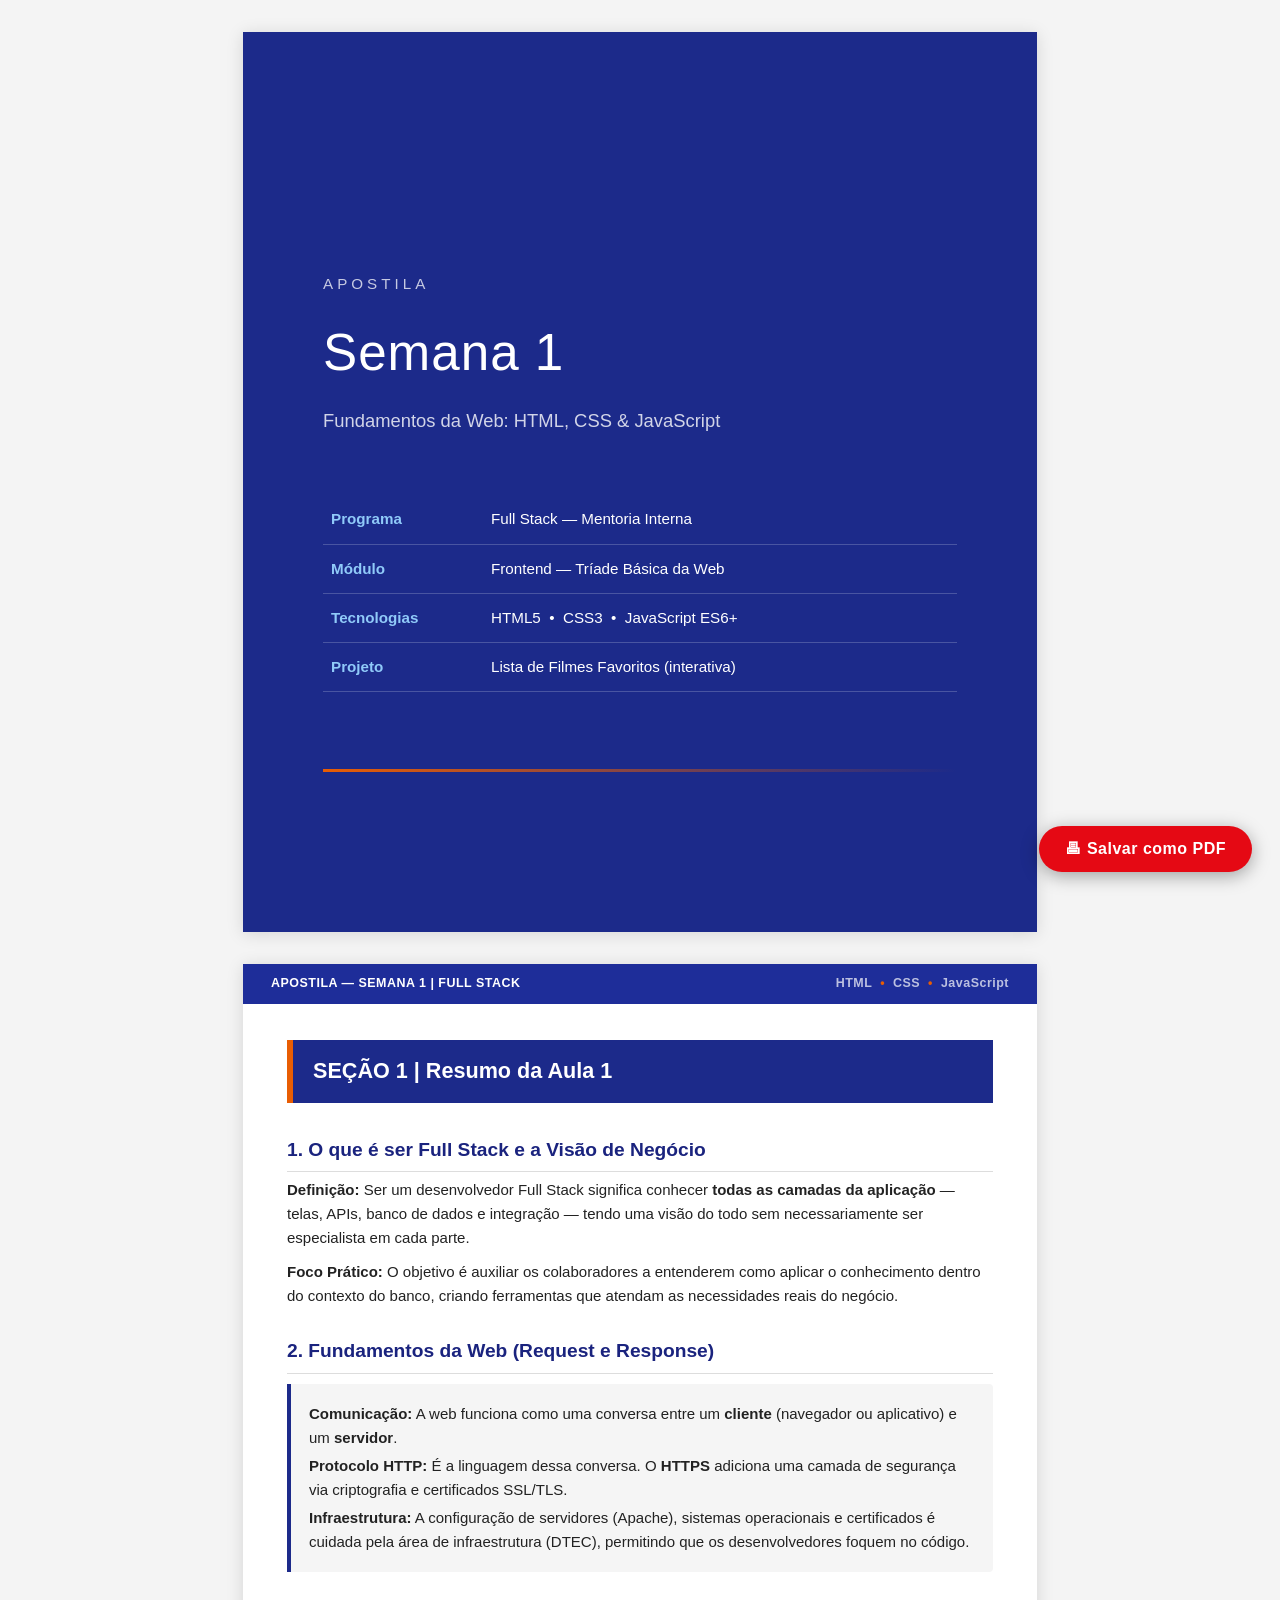
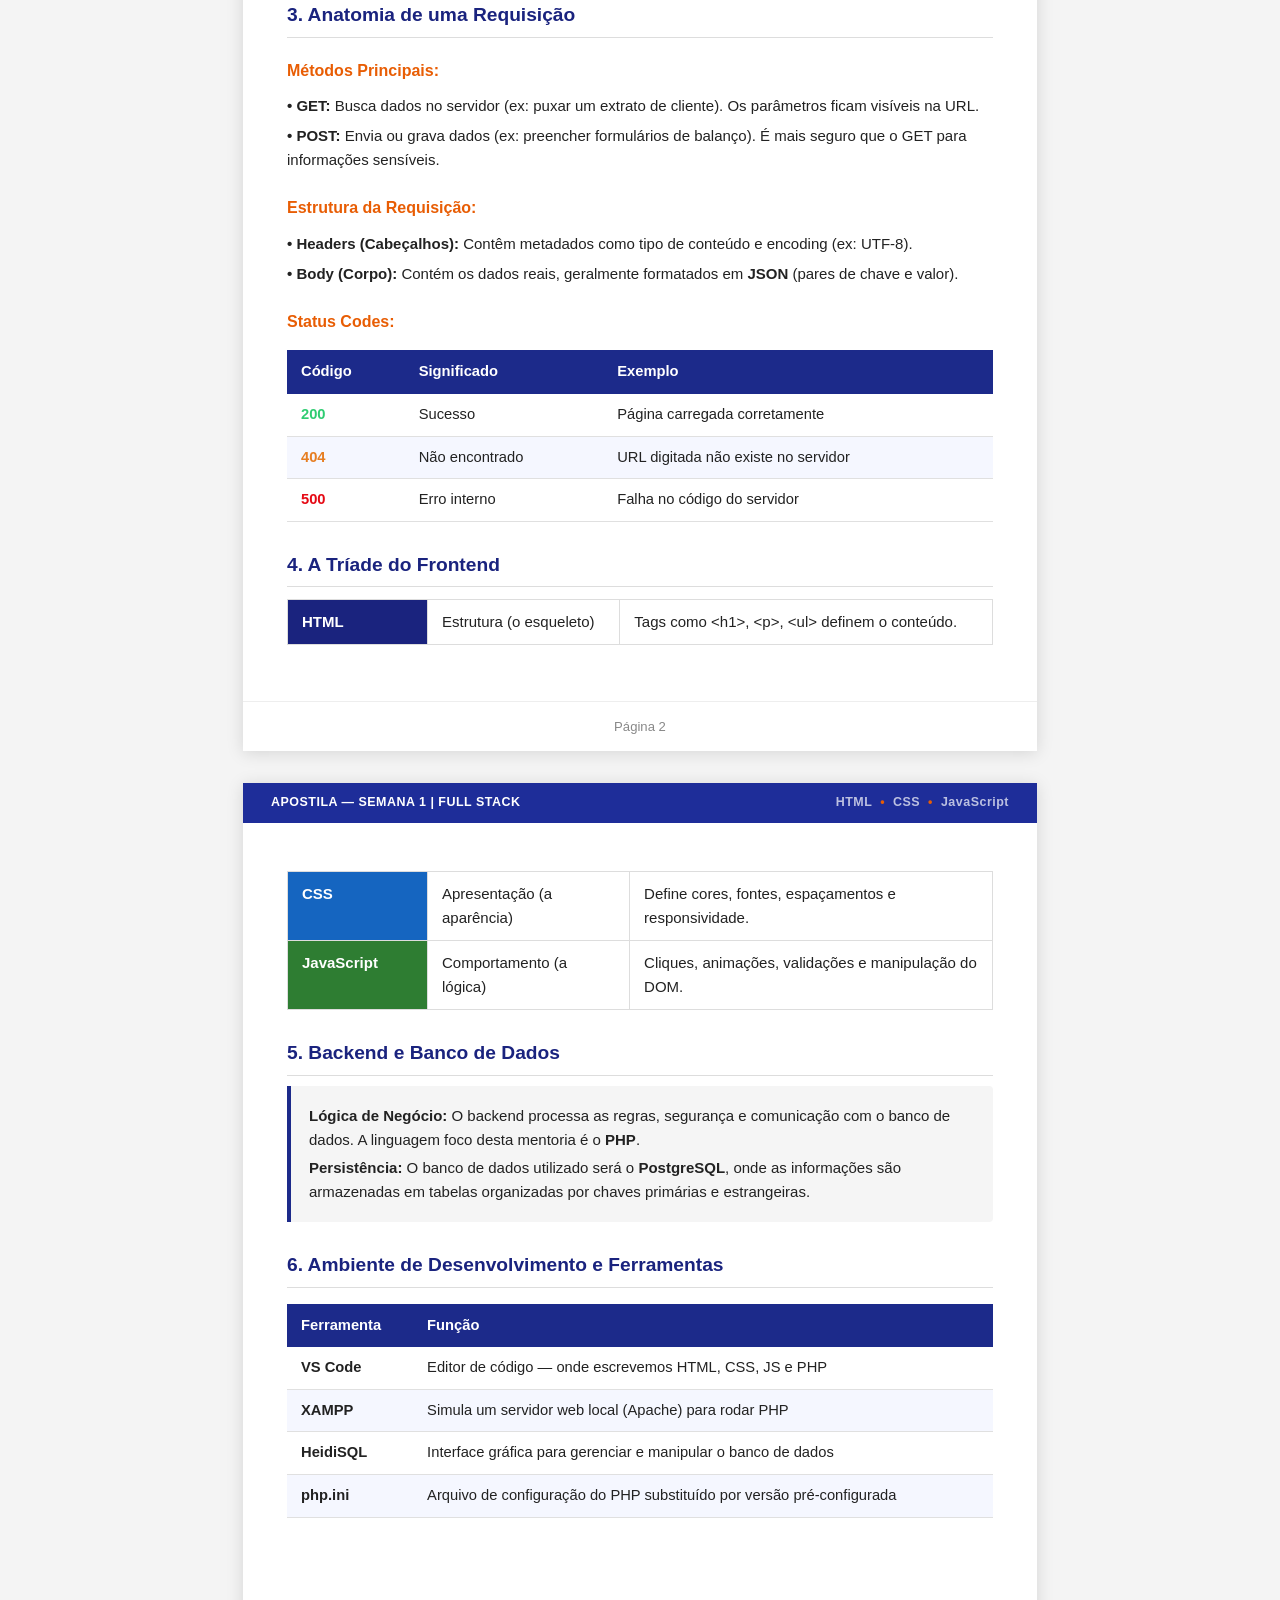
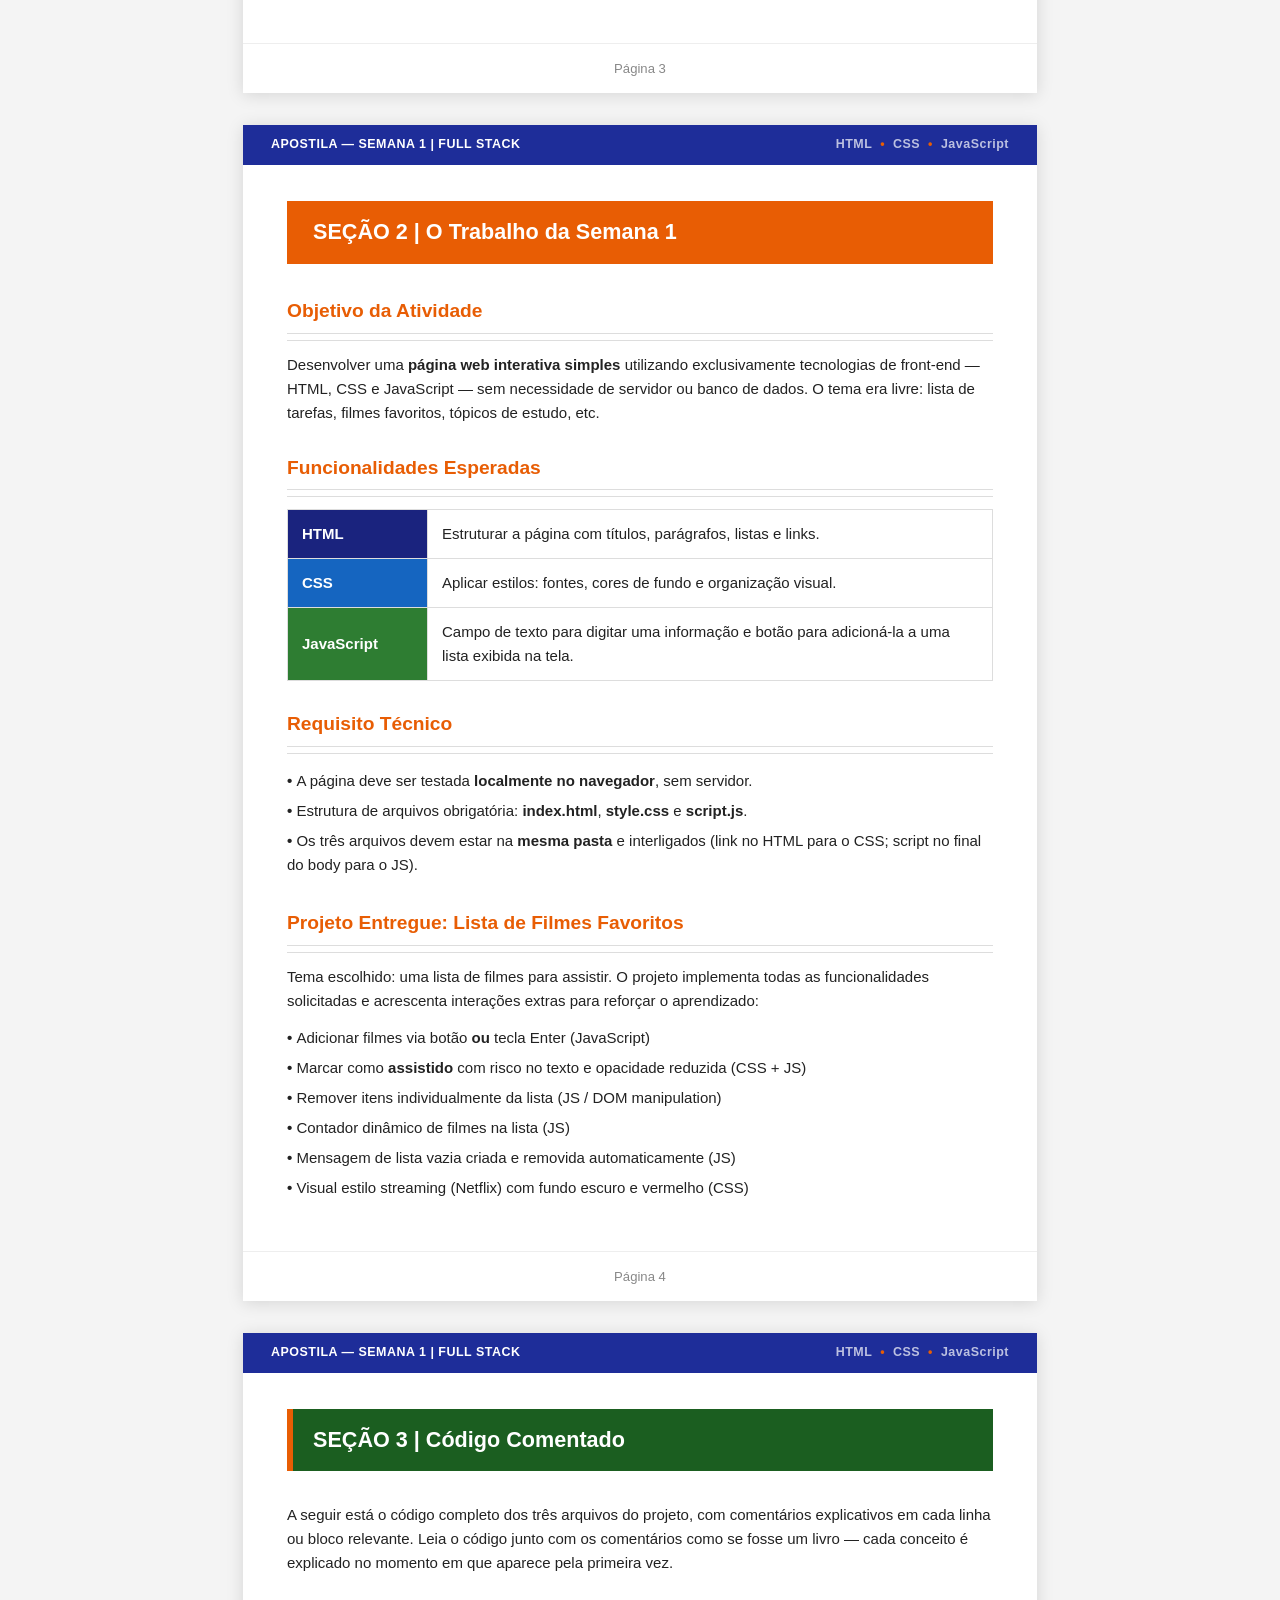
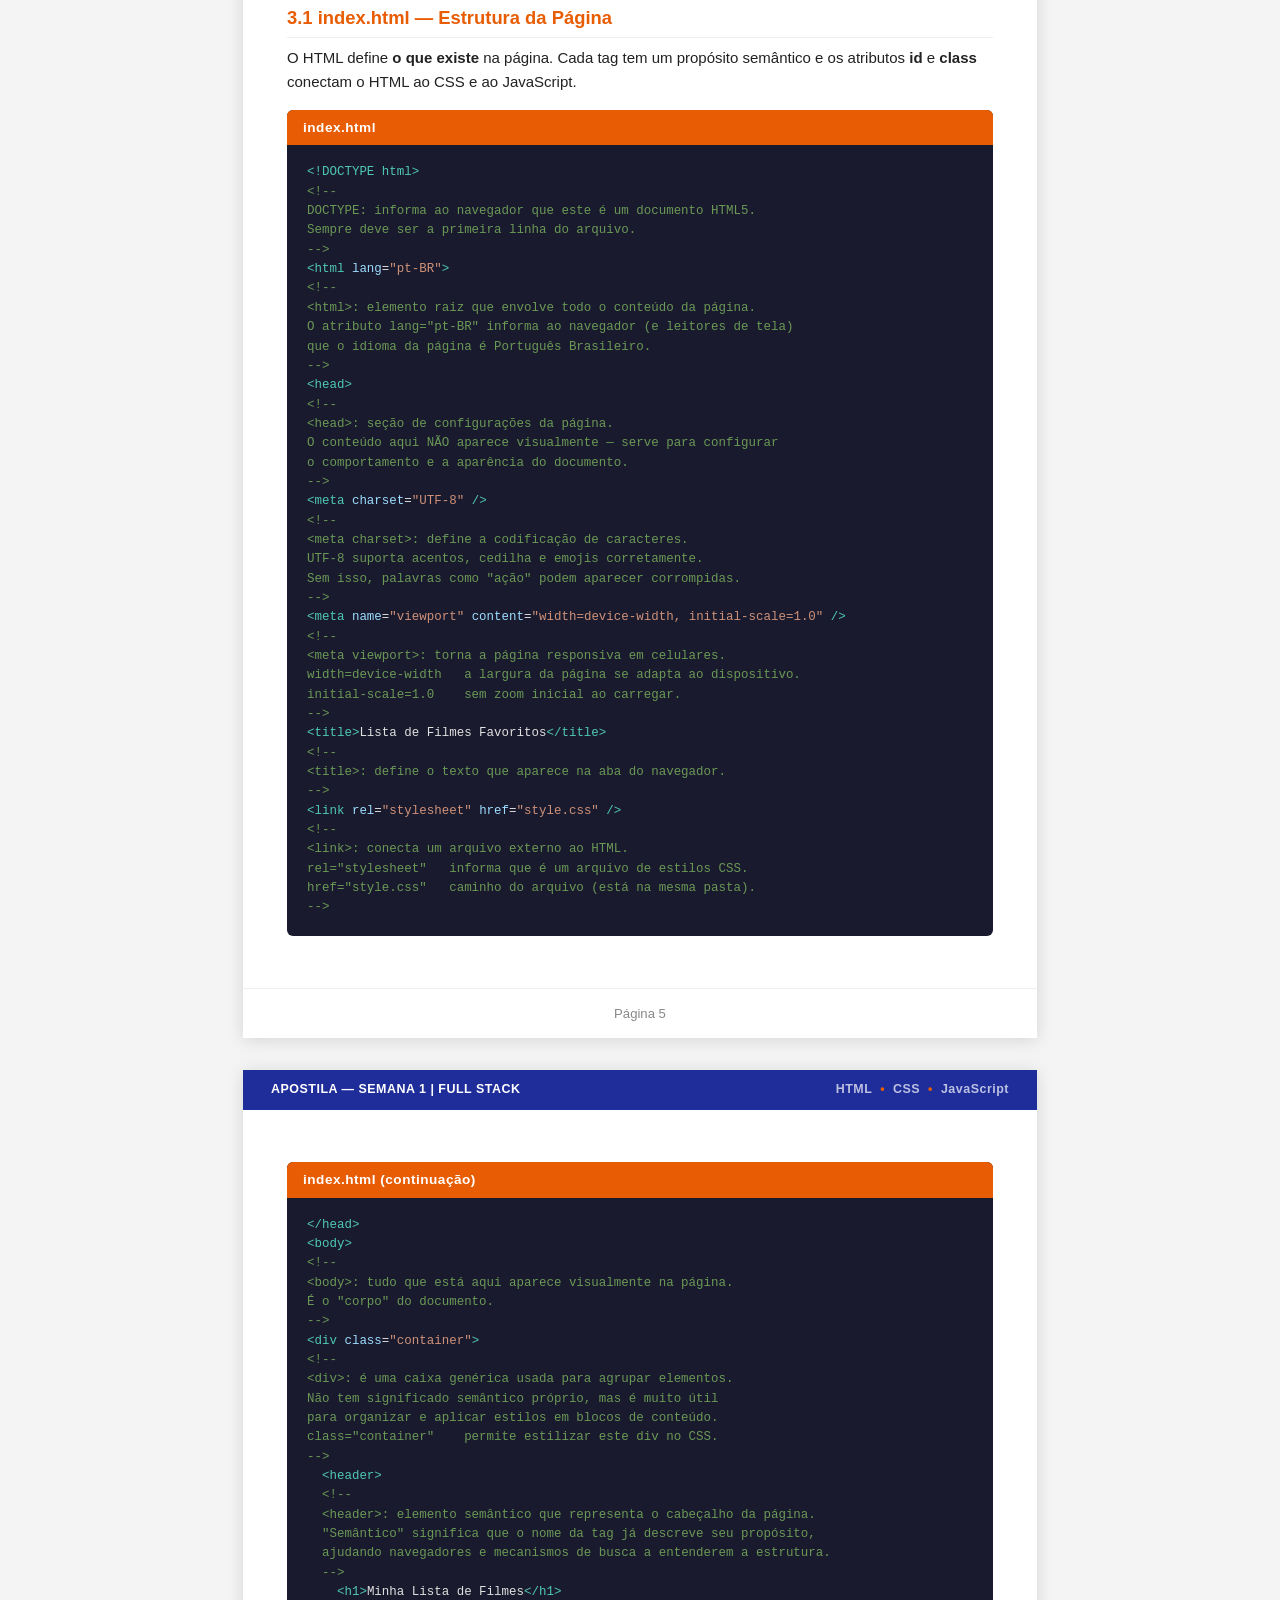
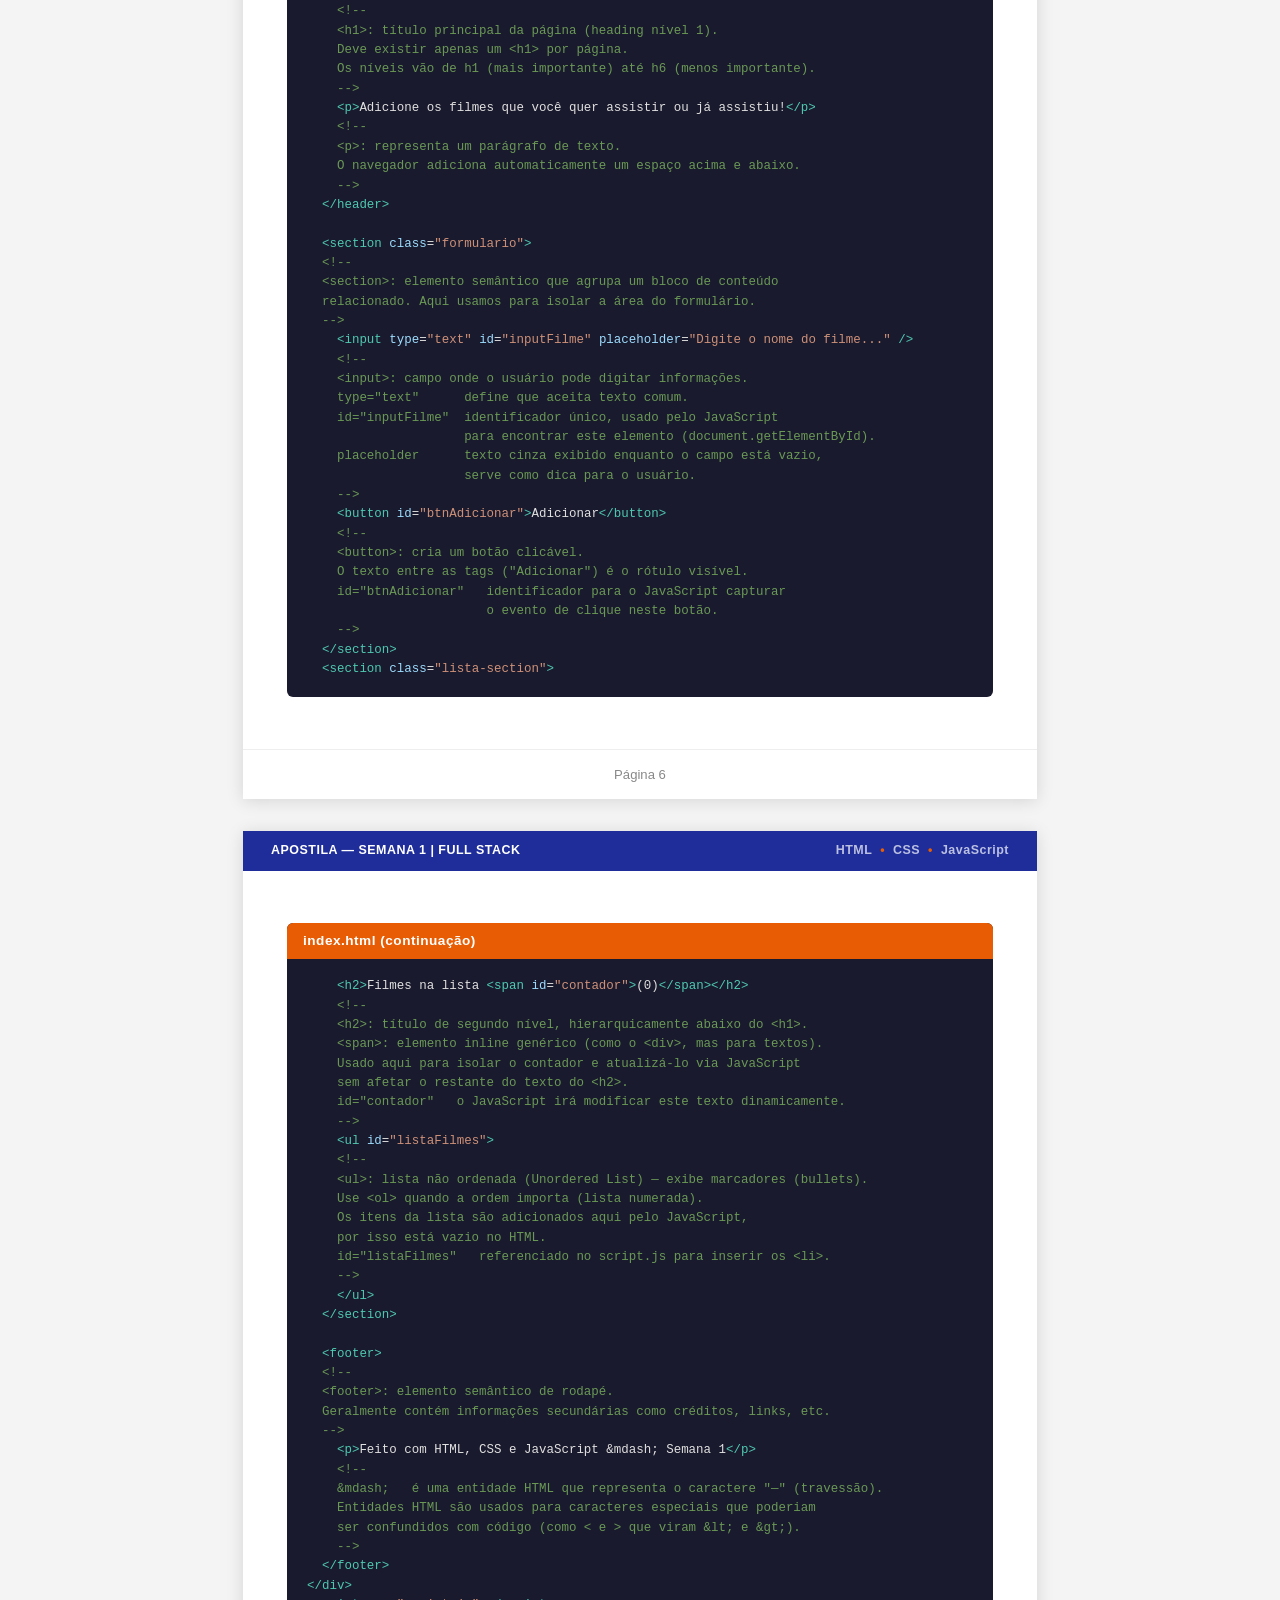
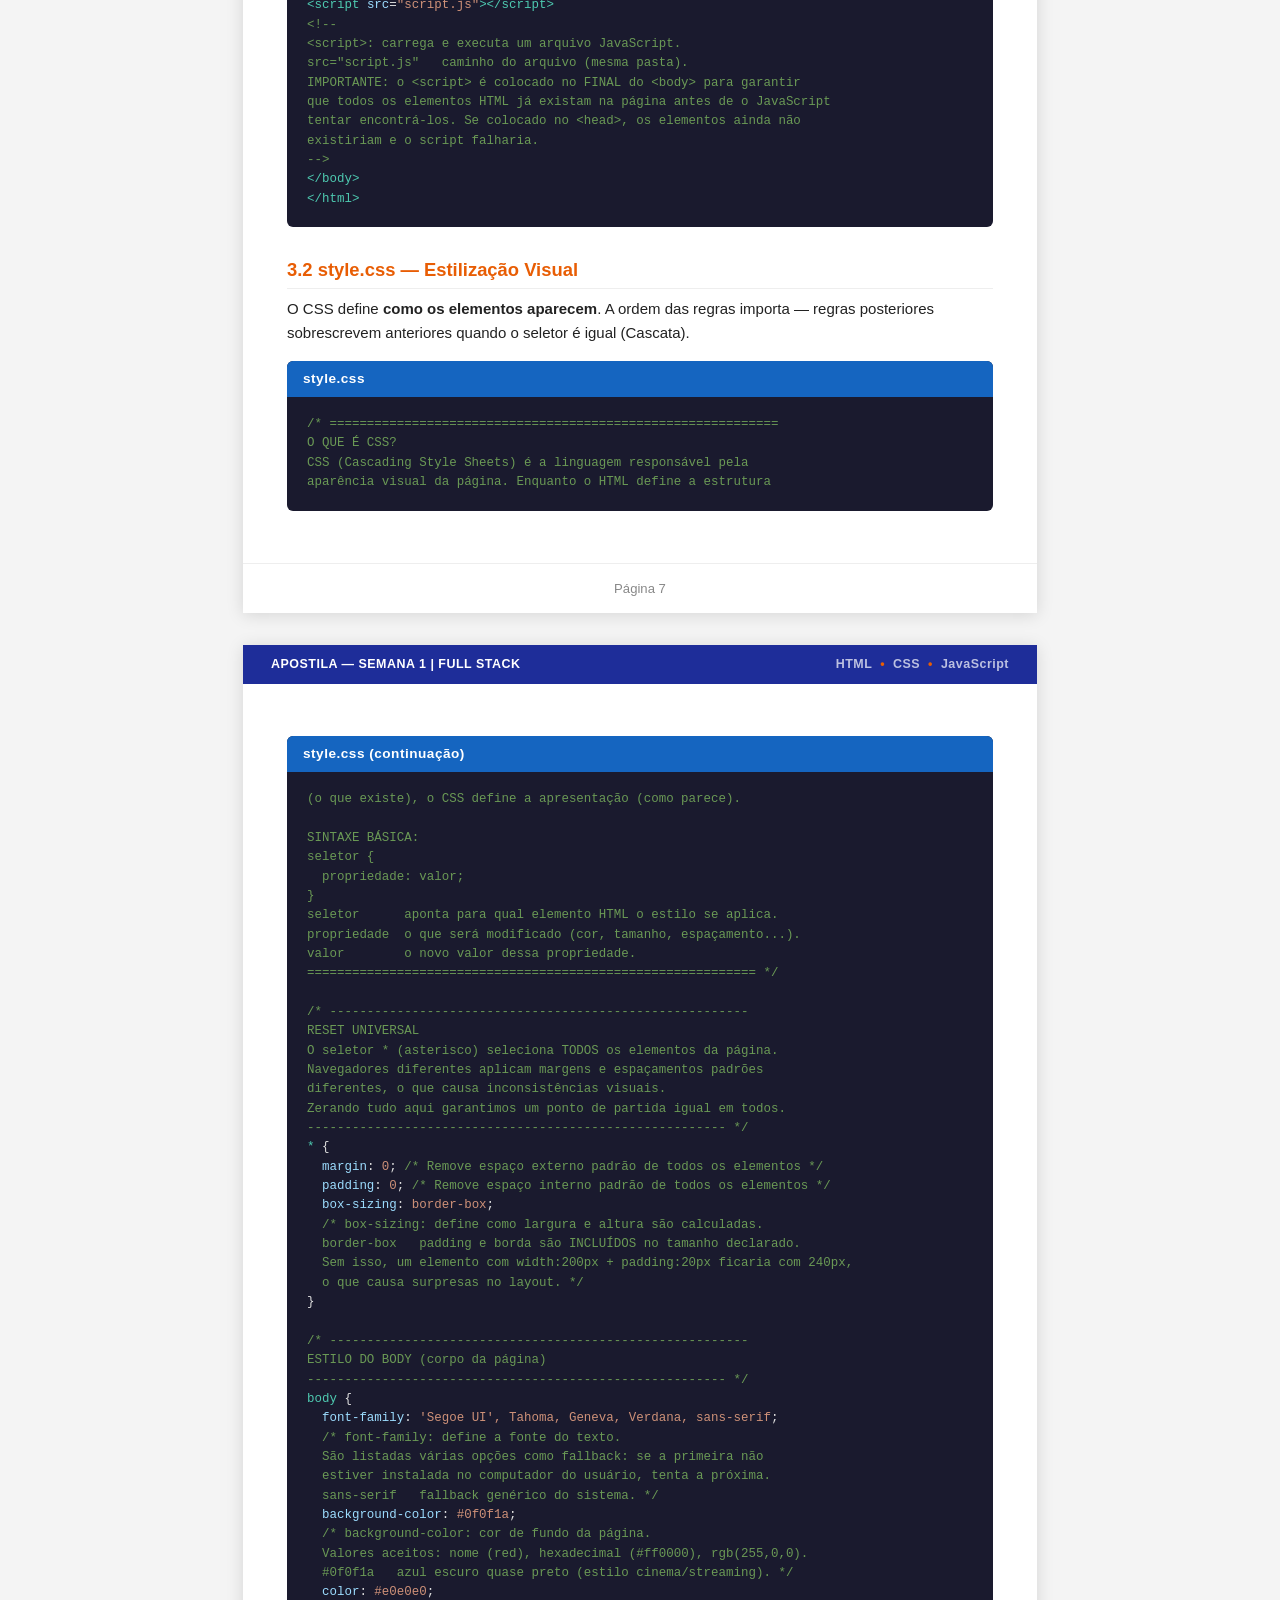
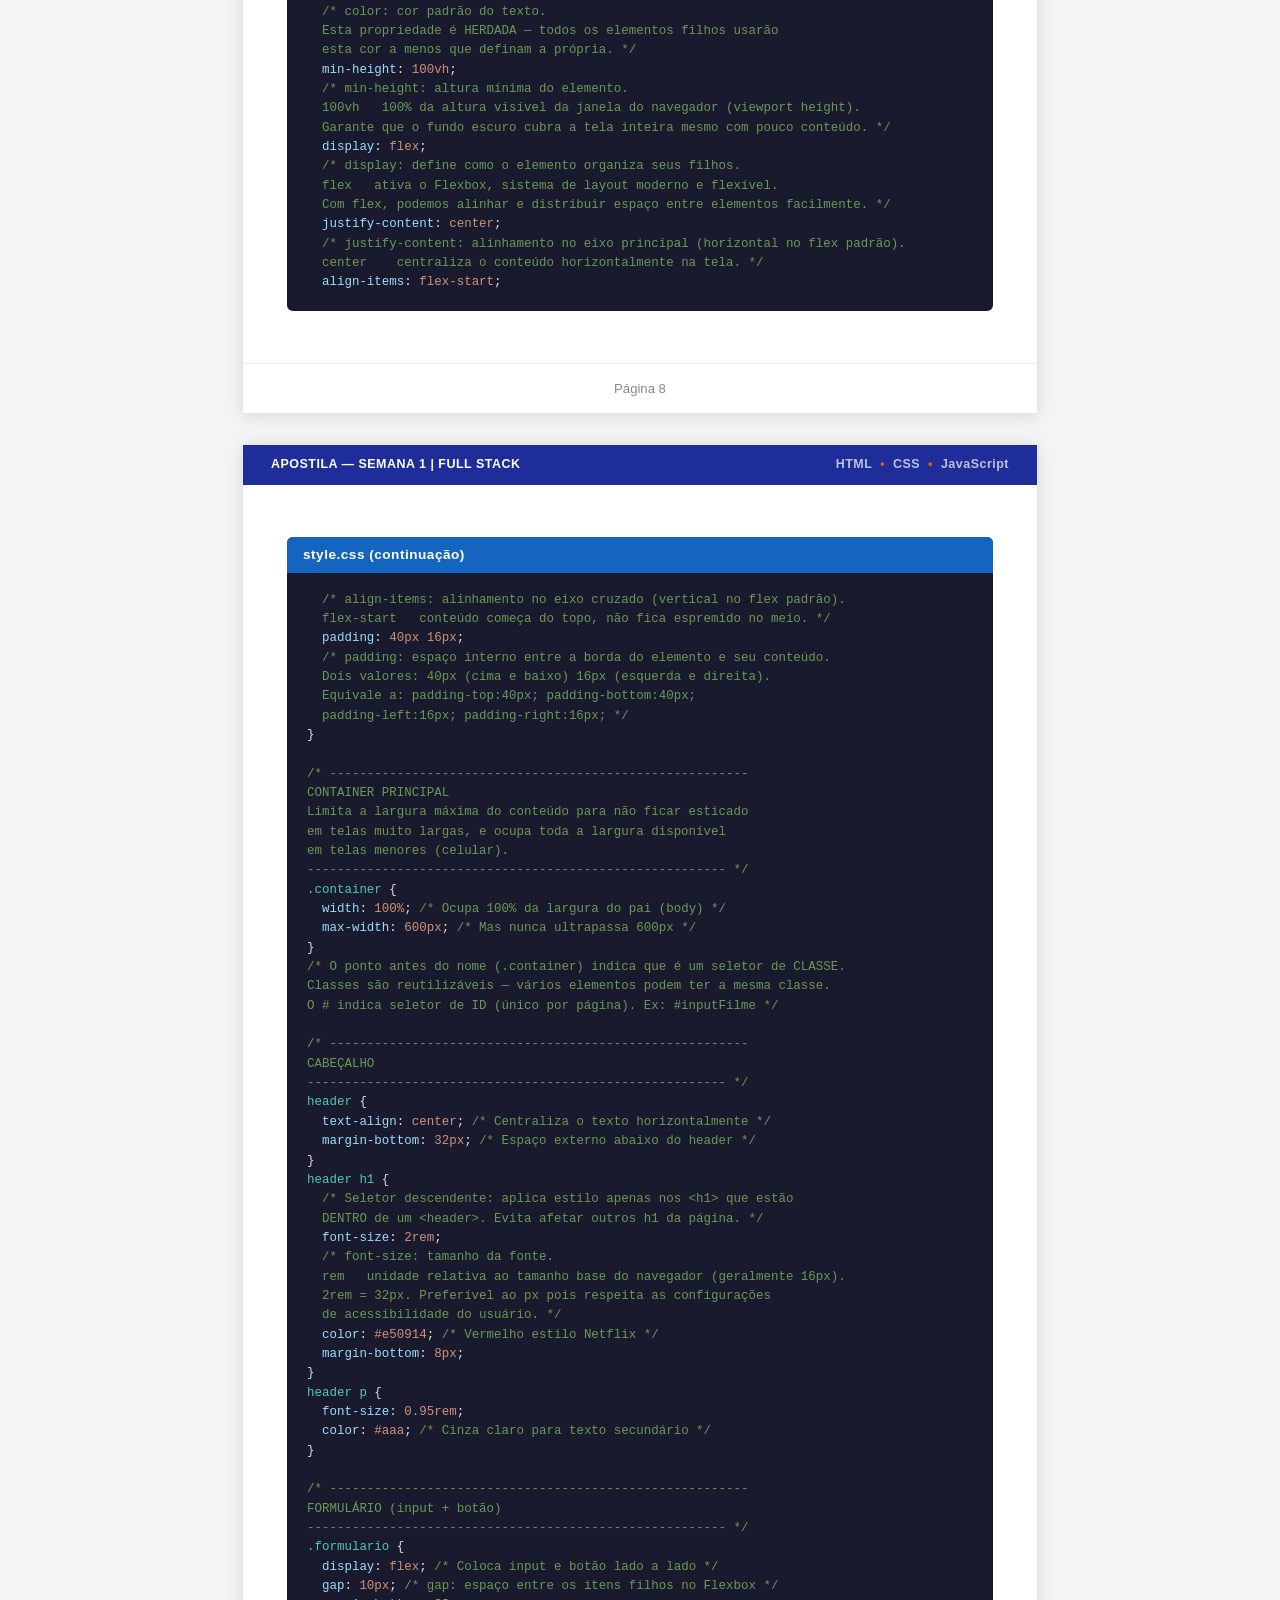
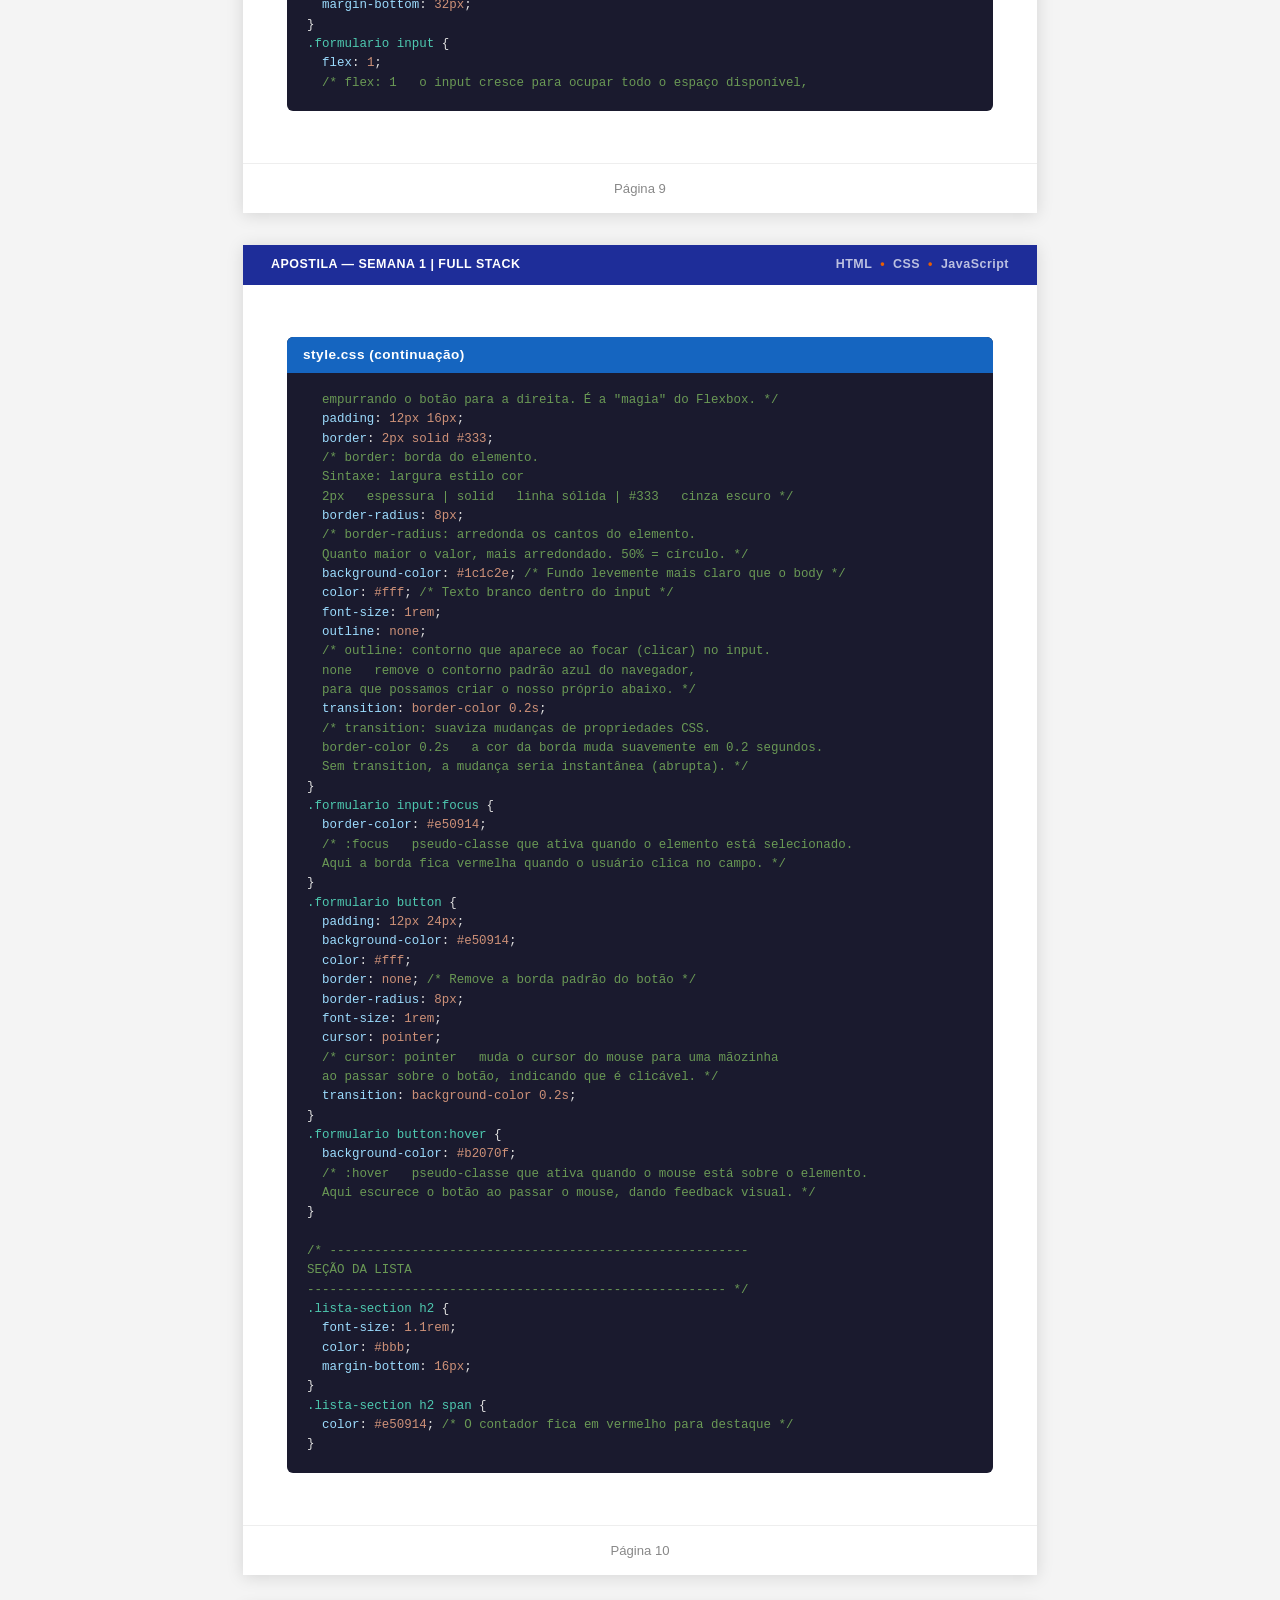
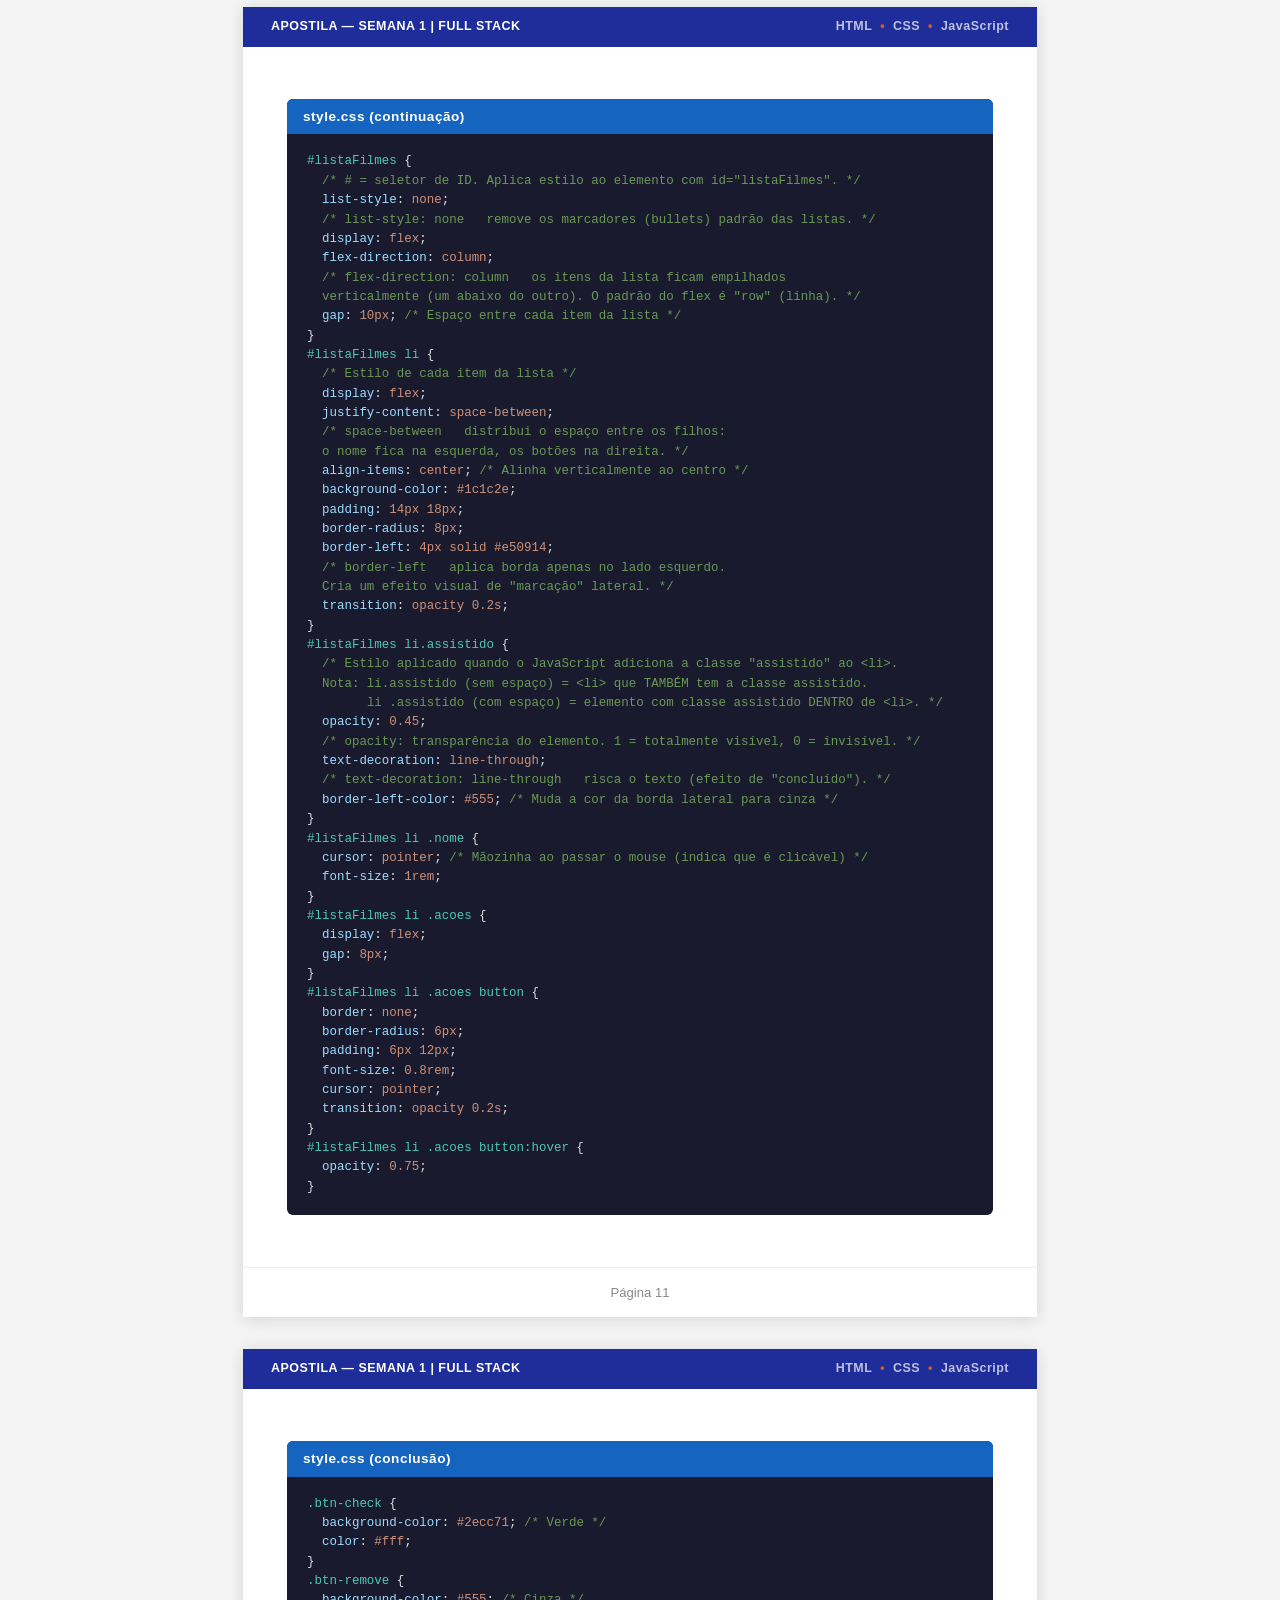
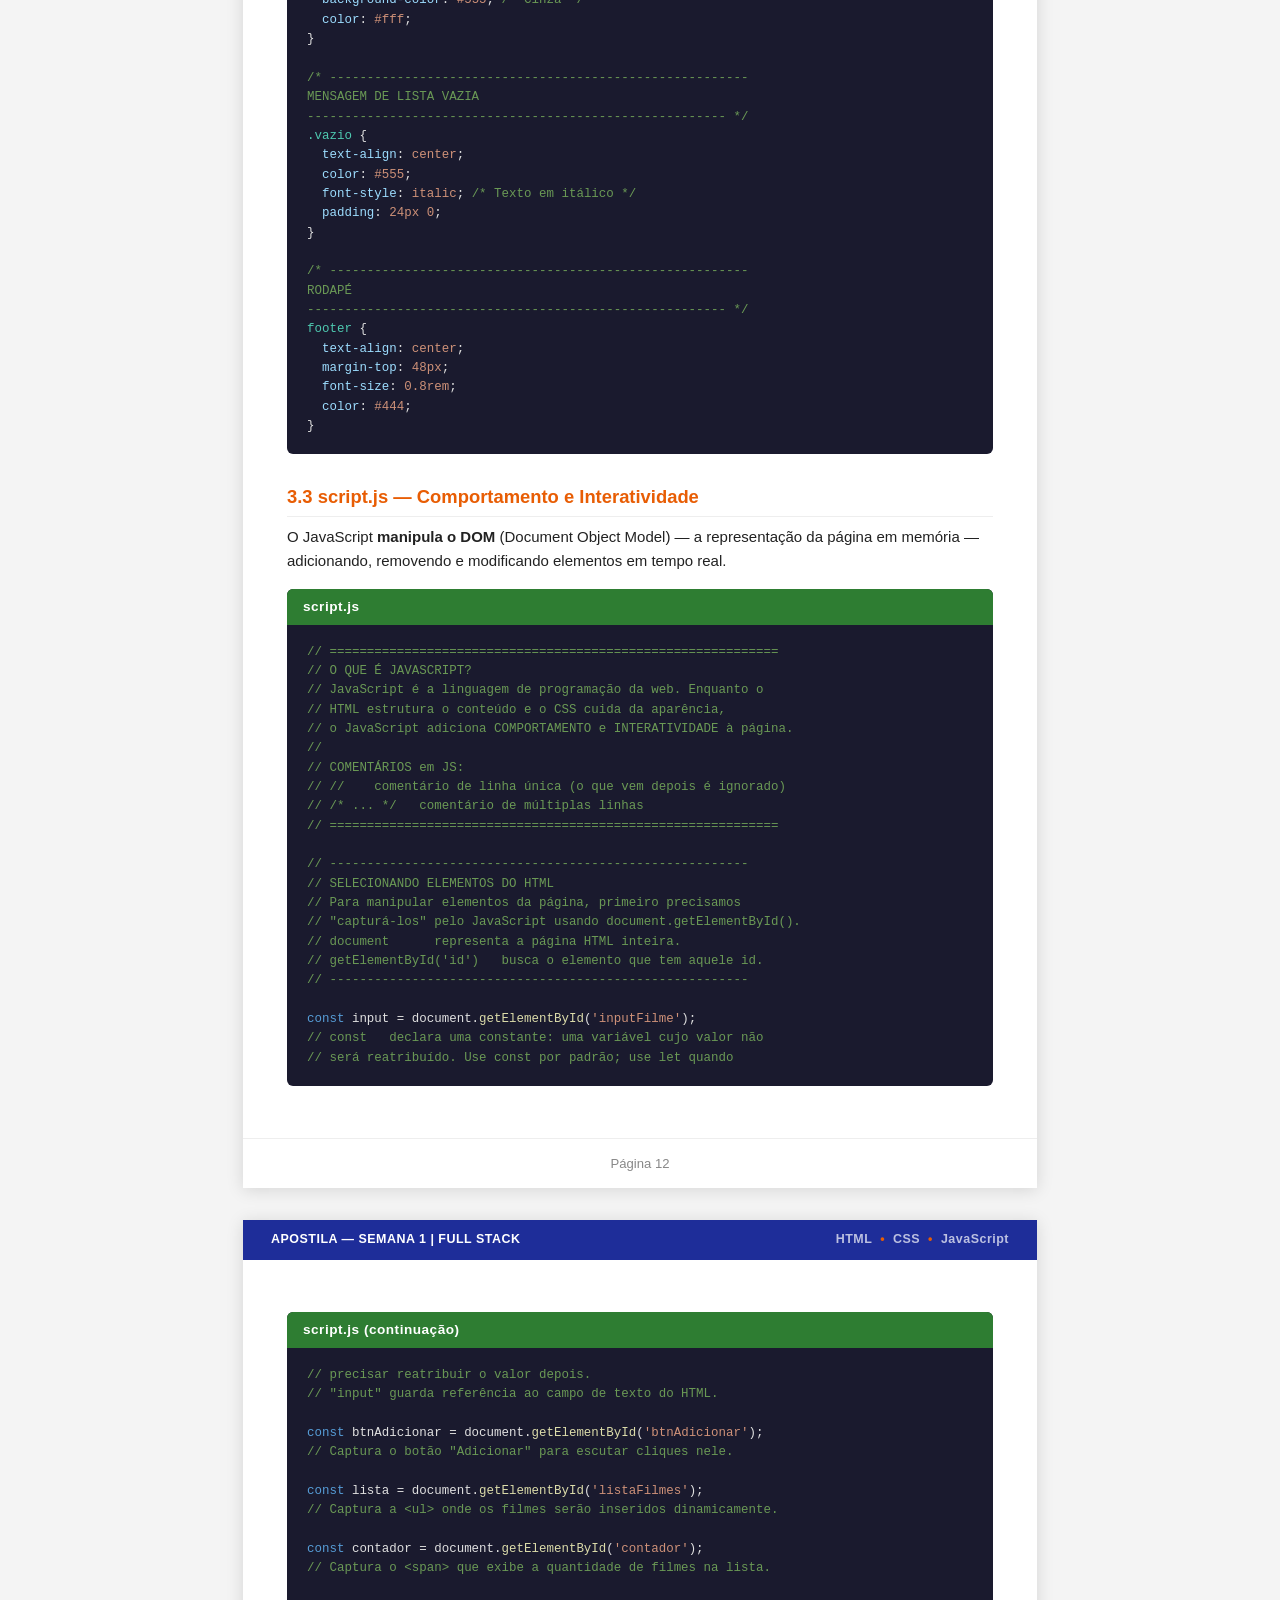
<file: Semana 1/apostila_semana1.html>
<!DOCTYPE html>
<html lang="pt-BR">
<head>
<meta charset="UTF-8" />
<meta name="viewport" content="width=device-width, initial-scale=1.0" />
<title>Apostila — Semana 1 | Full Stack</title>
<style>
  /* ── Reset ── */
  *, *::before, *::after { box-sizing: border-box; margin: 0; padding: 0; }

  /* ── Variáveis ── */
  :root {
    --azul-escuro: #1a237e;
    --azul-medio: #1c2a8a;
    --azul-header: #1e2d99;
    --laranja: #e85d04;
    --vermelho: #e50914;
    --verde: #2ecc71;
    --cinza: #555;
    --cinza-claro: #bbb;
    --codigo-bg: #1a1a2e;
    --codigo-texto: #e0e0e0;
    --codigo-comentario: #6a9955;
    --codigo-tag: #4ec9b0;
    --codigo-atributo: #9cdcfe;
    --codigo-string: #ce9178;
    --codigo-js-comentario: #6a9955;
    --codigo-js-keyword: #569cd6;
    --codigo-js-string: #ce9178;
    --codigo-js-metodo: #dcdcaa;
  }

  body {
    font-family: 'Segoe UI', Tahoma, Geneva, Verdana, sans-serif;
    background: #f4f4f4;
    color: #222;
    font-size: 15px;
    line-height: 1.6;
  }

  /* ── Botão Salvar PDF ── */
  #btn-pdf {
    position: fixed;
    bottom: 28px;
    right: 28px;
    z-index: 9999;
    background: var(--vermelho);
    color: #fff;
    border: none;
    padding: 14px 26px;
    font-size: 1rem;
    font-weight: 700;
    border-radius: 50px;
    cursor: pointer;
    box-shadow: 0 4px 18px rgba(0,0,0,0.35);
    transition: background 0.2s, transform 0.15s;
    letter-spacing: 0.5px;
  }
  #btn-pdf:hover { background: #b2070f; transform: translateY(-2px); }
  #btn-pdf:active { transform: translateY(0); }
  @media print { #btn-pdf { display: none !important; } }

  /* ── Página ── */
  .page {
    width: 794px;
    margin: 32px auto;
    background: #fff;
    box-shadow: 0 2px 16px rgba(0,0,0,0.13);
    page-break-after: always;
    overflow: hidden;
  }

  /* ══════════════════════════════
     CAPA
  ══════════════════════════════ */
  .capa {
    background: var(--azul-medio);
    min-height: 900px;
    display: flex;
    flex-direction: column;
    justify-content: center;
    padding: 60px 80px;
    position: relative;
  }
  .capa-label {
    color: rgba(255,255,255,0.75);
    font-size: 0.95rem;
    letter-spacing: 4px;
    text-transform: uppercase;
    margin-bottom: 16px;
  }
  .capa h1 {
    font-size: 3.2rem;
    color: #fff;
    font-weight: 300;
    margin-bottom: 12px;
    letter-spacing: 1px;
  }
  .capa-subtitulo {
    font-size: 1.15rem;
    color: rgba(255,255,255,0.8);
    margin-bottom: 60px;
  }
  .capa-tabela {
    width: 100%;
    border-collapse: collapse;
    color: #fff;
  }
  .capa-tabela tr {
    border-bottom: 1px solid rgba(255,255,255,0.2);
  }
  .capa-tabela td {
    padding: 12px 8px;
    font-size: 0.95rem;
  }
  .capa-tabela td:first-child {
    color: #90caf9;
    font-weight: 700;
    width: 160px;
  }
  .capa-linha {
    position: absolute;
    bottom: 160px;
    left: 80px;
    right: 80px;
    height: 3px;
    background: linear-gradient(to right, var(--laranja), transparent);
  }

  /* ══════════════════════════════
     HEADER DAS PÁGINAS INTERNAS
  ══════════════════════════════ */
  .page-header {
    background: var(--azul-header);
    display: flex;
    justify-content: space-between;
    align-items: center;
    padding: 10px 28px;
    color: #fff;
    font-size: 0.78rem;
    font-weight: 600;
    letter-spacing: 0.5px;
  }
  .page-header .tags { color: rgba(255,255,255,0.7); }
  .page-header .tags span { color: var(--laranja); margin: 0 4px; }

  /* ── Conteúdo interno ── */
  .page-body {
    padding: 36px 44px;
    min-height: 820px;
    position: relative;
  }

  /* ── Footer paginação ── */
  .page-footer {
    text-align: center;
    padding: 14px;
    color: #888;
    font-size: 0.82rem;
    border-top: 1px solid #eee;
  }

  /* ══════════════════════════════
     SEÇÃO BANNER
  ══════════════════════════════ */
  .secao-banner {
    background: var(--azul-medio);
    color: #fff;
    padding: 14px 20px;
    font-size: 1.35rem;
    font-weight: 700;
    margin-bottom: 32px;
    border-left: 6px solid var(--laranja);
  }

  /* ══════════════════════════════
     TÍTULOS
  ══════════════════════════════ */
  .titulo-secao {
    font-size: 1.2rem;
    font-weight: 700;
    color: #1a237e;
    margin: 28px 0 6px;
    padding-bottom: 6px;
    border-bottom: 1px solid #ddd;
  }
  .subtitulo {
    font-size: 1rem;
    font-weight: 700;
    color: var(--laranja);
    margin: 20px 0 8px;
  }
  .titulo-verde { color: var(--verde); }

  /* ══════════════════════════════
     TEXTOS
  ══════════════════════════════ */
  p { margin-bottom: 10px; }
  .destaque { font-weight: 700; }
  ul.lista, ol.lista {
    padding-left: 0;
    list-style: none;
    margin-bottom: 12px;
  }
  ul.lista li, ol.lista li {
    padding: 3px 0 3px 0;
    position: relative;
  }
  ul.lista li::before { content: "• "; font-weight: 700; }

  /* ══════════════════════════════
     CAIXAS INFORMATIVAS
  ══════════════════════════════ */
  .info-box {
    background: #f5f5f5;
    border-left: 4px solid var(--azul-medio);
    padding: 14px 18px;
    margin: 10px 0 16px;
    border-radius: 0 4px 4px 0;
  }
  .info-box p { margin: 4px 0; }

  /* ══════════════════════════════
     TABELAS
  ══════════════════════════════ */
  .tabela {
    width: 100%;
    border-collapse: collapse;
    margin: 16px 0 20px;
    font-size: 0.92rem;
  }
  .tabela thead tr {
    background: var(--azul-medio);
    color: #fff;
  }
  .tabela thead td, .tabela thead th {
    padding: 10px 14px;
    font-weight: 600;
    text-align: left;
  }
  .tabela tbody tr:nth-child(even) { background: #f5f7ff; }
  .tabela tbody tr:nth-child(odd) { background: #fff; }
  .tabela tbody td {
    padding: 9px 14px;
    border-bottom: 1px solid #e0e0e0;
  }
  .tabela .cod-200 { color: var(--verde); font-weight: 700; }
  .tabela .cod-404 { color: #e67e22; font-weight: 700; }
  .tabela .cod-500 { color: var(--vermelho); font-weight: 700; }

  /* Tabela Tríade */
  .tabela-triade { width: 100%; border-collapse: collapse; margin: 12px 0 20px; }
  .tabela-triade td { padding: 10px 14px; border: 1px solid #ddd; vertical-align: top; }
  .tag-html  { background: #1a237e; color: #fff; font-weight: 700; width: 140px; }
  .tag-css   { background: #1565c0; color: #fff; font-weight: 700; width: 140px; }
  .tag-js    { background: #2e7d32; color: #fff; font-weight: 700; width: 140px; }
  .tag-html-rosa { background: #fce4ec; }
  .tag-css-azul  { background: #e3f2fd; }
  .tag-js-verde  { background: #e8f5e9; }

  /* Tabela Funcionalidades */
  .tabela-func { width: 100%; border-collapse: collapse; margin: 12px 0 20px; }
  .tabela-func td { padding: 12px 14px; border: 1px solid #ddd; }
  .tag-func-html { background: #1a237e; color: #fff; font-weight: 700; width: 140px; }
  .tag-func-css  { background: #1565c0; color: #fff; font-weight: 700; width: 140px; }
  .tag-func-js   { background: #2e7d32; color: #fff; font-weight: 700; width: 140px; }

  /* ══════════════════════════════
     BLOCOS DE CÓDIGO
  ══════════════════════════════ */
  .code-block {
    background: #1a1a2e;
    border-radius: 6px;
    margin: 16px 0;
    overflow: hidden;
  }
  .code-label {
    background: var(--laranja);
    color: #fff;
    padding: 7px 16px;
    font-size: 0.85rem;
    font-weight: 700;
    letter-spacing: 0.5px;
  }
  .code-label.css-label { background: #1565c0; }
  .code-label.js-label  { background: #2e7d32; }
  pre {
    font-family: 'Cascadia Code', 'Consolas', 'Courier New', monospace;
    font-size: 0.78rem;
    line-height: 1.55;
    padding: 18px 20px;
    color: var(--codigo-texto);
    white-space: pre-wrap;
    word-break: break-word;
    overflow-x: auto;
  }
  /* Cores de sintaxe HTML */
  .ht  { color: #4ec9b0; }  /* tags */
  .ha  { color: #9cdcfe; }  /* atributos */
  .hv  { color: #ce9178; }  /* valores */
  .hc  { color: #6a9955; }  /* comentários */
  .hw  { color: #e0e0e0; }  /* texto normal */
  /* Cores de sintaxe CSS */
  .cs  { color: #4ec9b0; }  /* seletor */
  .cp  { color: #9cdcfe; }  /* propriedade */
  .cv  { color: #ce9178; }  /* valor */
  .cc  { color: #6a9955; }  /* comentário */
  /* Cores de sintaxe JS */
  .jc  { color: #6a9955; }  /* comentário */
  .jk  { color: #569cd6; }  /* keyword */
  .jm  { color: #dcdcaa; }  /* método/função */
  .js  { color: #ce9178; }  /* string */
  .jn  { color: #b5cea8; }  /* número */

  /* ══════════════════════════════
     SEÇÃO 3 subtítulos
  ══════════════════════════════ */
  .titulo-codigo {
    font-size: 1.15rem;
    font-weight: 700;
    color: var(--laranja);
    margin: 28px 0 8px;
    padding-bottom: 4px;
    border-bottom: 1px solid #eee;
  }

  /* ── Rodapé final ── */
  .fim-apostila {
    text-align: center;
    color: #666;
    font-size: 0.88rem;
    margin-top: 32px;
    padding-top: 16px;
    border-top: 1px solid #eee;
    font-style: italic;
  }

  /* ══════════════════════════════
     PRINT
  ══════════════════════════════ */
  @media print {
    body { background: #fff; }
    .page {
      width: 100%;
      margin: 0;
      box-shadow: none;
      page-break-after: always;
    }
    @page { margin: 0; size: A4; }
  }
</style>
</head>
<body>

<!-- Botão Salvar PDF -->
<button id="btn-pdf" onclick="window.print()">&#128438; Salvar como PDF</button>

<!-- ══════════════════════════════════════════════════════
     PÁGINA 1 — CAPA
══════════════════════════════════════════════════════ -->
<div class="page">
  <div class="capa">
    <p class="capa-label">Apostila</p>
    <h1>Semana 1</h1>
    <p class="capa-subtitulo">Fundamentos da Web: HTML, CSS &amp; JavaScript</p>

    <table class="capa-tabela">
      <tr><td>Programa</td><td>Full Stack — Mentoria Interna</td></tr>
      <tr><td>Módulo</td><td>Frontend — Tríade Básica da Web</td></tr>
      <tr><td>Tecnologias</td><td>HTML5 &nbsp;•&nbsp; CSS3 &nbsp;•&nbsp; JavaScript ES6+</td></tr>
      <tr><td>Projeto</td><td>Lista de Filmes Favoritos (interativa)</td></tr>
    </table>

    <div class="capa-linha"></div>
  </div>
</div>

<!-- ══════════════════════════════════════════════════════
     PÁGINA 2 — SEÇÃO 1 (parte 1)
══════════════════════════════════════════════════════ -->
<div class="page">
  <div class="page-header">
    <span>APOSTILA — SEMANA 1 | FULL STACK</span>
    <span class="tags">HTML <span>•</span> CSS <span>•</span> JavaScript</span>
  </div>
  <div class="page-body">

    <div class="secao-banner">SEÇÃO 1 | Resumo da Aula 1</div>

    <h2 class="titulo-secao">1. O que é ser Full Stack e a Visão de Negócio</h2>

    <p><span class="destaque">Definição:</span> Ser um desenvolvedor Full Stack significa conhecer <strong>todas as camadas da aplicação</strong> — telas, APIs, banco de dados e integração — tendo uma visão do todo sem necessariamente ser especialista em cada parte.</p>
    <p><span class="destaque">Foco Prático:</span> O objetivo é auxiliar os colaboradores a entenderem como aplicar o conhecimento dentro do contexto do banco, criando ferramentas que atendam as necessidades reais do negócio.</p>

    <h2 class="titulo-secao">2. Fundamentos da Web (Request e Response)</h2>

    <div class="info-box">
      <p><strong>Comunicação:</strong> A web funciona como uma conversa entre um <strong>cliente</strong> (navegador ou aplicativo) e um <strong>servidor</strong>.</p>
      <p><strong>Protocolo HTTP:</strong> É a linguagem dessa conversa. O <strong>HTTPS</strong> adiciona uma camada de segurança via criptografia e certificados SSL/TLS.</p>
      <p><strong>Infraestrutura:</strong> A configuração de servidores (Apache), sistemas operacionais e certificados é cuidada pela área de infraestrutura (DTEC), permitindo que os desenvolvedores foquem no código.</p>
    </div>

    <h2 class="titulo-secao">3. Anatomia de uma Requisição</h2>

    <p class="subtitulo">Métodos Principais:</p>
    <ul class="lista">
      <li><strong>GET:</strong> Busca dados no servidor (ex: puxar um extrato de cliente). Os parâmetros ficam visíveis na URL.</li>
      <li><strong>POST:</strong> Envia ou grava dados (ex: preencher formulários de balanço). É mais seguro que o GET para informações sensíveis.</li>
    </ul>

    <p class="subtitulo">Estrutura da Requisição:</p>
    <ul class="lista">
      <li><strong>Headers (Cabeçalhos):</strong> Contêm metadados como tipo de conteúdo e encoding (ex: UTF-8).</li>
      <li><strong>Body (Corpo):</strong> Contém os dados reais, geralmente formatados em <strong>JSON</strong> (pares de chave e valor).</li>
    </ul>

    <p class="subtitulo">Status Codes:</p>
    <table class="tabela">
      <thead>
        <tr><td>Código</td><td>Significado</td><td>Exemplo</td></tr>
      </thead>
      <tbody>
        <tr><td class="cod-200">200</td><td>Sucesso</td><td>Página carregada corretamente</td></tr>
        <tr><td class="cod-404">404</td><td>Não encontrado</td><td>URL digitada não existe no servidor</td></tr>
        <tr><td class="cod-500">500</td><td>Erro interno</td><td>Falha no código do servidor</td></tr>
      </tbody>
    </table>

    <h2 class="titulo-secao">4. A Tríade do Frontend</h2>

    <table class="tabela-triade">
      <tr>
        <td class="tag-html">HTML</td>
        <td>Estrutura (o esqueleto)</td>
        <td>Tags como &lt;h1&gt;, &lt;p&gt;, &lt;ul&gt; definem o conteúdo.</td>
      </tr>
    </table>

  </div>
  <div class="page-footer">Página 2</div>
</div>

<!-- ══════════════════════════════════════════════════════
     PÁGINA 3 — SEÇÃO 1 (continuação)
══════════════════════════════════════════════════════ -->
<div class="page">
  <div class="page-header">
    <span>APOSTILA — SEMANA 1 | FULL STACK</span>
    <span class="tags">HTML <span>•</span> CSS <span>•</span> JavaScript</span>
  </div>
  <div class="page-body">

    <table class="tabela-triade">
      <tr>
        <td class="tag-css">CSS</td>
        <td>Apresentação (a aparência)</td>
        <td>Define cores, fontes, espaçamentos e responsividade.</td>
      </tr>
      <tr>
        <td class="tag-js">JavaScript</td>
        <td>Comportamento (a lógica)</td>
        <td>Cliques, animações, validações e manipulação do DOM.</td>
      </tr>
    </table>

    <h2 class="titulo-secao">5. Backend e Banco de Dados</h2>

    <div class="info-box">
      <p><strong>Lógica de Negócio:</strong> O backend processa as regras, segurança e comunicação com o banco de dados. A linguagem foco desta mentoria é o <strong>PHP</strong>.</p>
      <p><strong>Persistência:</strong> O banco de dados utilizado será o <strong>PostgreSQL</strong>, onde as informações são armazenadas em tabelas organizadas por chaves primárias e estrangeiras.</p>
    </div>

    <h2 class="titulo-secao">6. Ambiente de Desenvolvimento e Ferramentas</h2>

    <table class="tabela">
      <thead>
        <tr><th>Ferramenta</th><th>Função</th></tr>
      </thead>
      <tbody>
        <tr><td><strong>VS Code</strong></td><td>Editor de código — onde escrevemos HTML, CSS, JS e PHP</td></tr>
        <tr><td><strong>XAMPP</strong></td><td>Simula um servidor web local (Apache) para rodar PHP</td></tr>
        <tr><td><strong>HeidiSQL</strong></td><td>Interface gráfica para gerenciar e manipular o banco de dados</td></tr>
        <tr><td><strong>php.ini</strong></td><td>Arquivo de configuração do PHP substituído por versão pré-configurada</td></tr>
      </tbody>
    </table>

  </div>
  <div class="page-footer">Página 3</div>
</div>

<!-- ══════════════════════════════════════════════════════
     PÁGINA 4 — SEÇÃO 2
══════════════════════════════════════════════════════ -->
<div class="page">
  <div class="page-header">
    <span>APOSTILA — SEMANA 1 | FULL STACK</span>
    <span class="tags">HTML <span>•</span> CSS <span>•</span> JavaScript</span>
  </div>
  <div class="page-body">

    <div class="secao-banner" style="background:#e85d04;">SEÇÃO 2 | O Trabalho da Semana 1</div>

    <h2 class="titulo-secao" style="color:var(--laranja);">Objetivo da Atividade</h2>
    <hr style="border:none;border-top:1px solid #ddd;margin-bottom:12px;">

    <p>Desenvolver uma <strong>página web interativa simples</strong> utilizando exclusivamente tecnologias de front-end — HTML, CSS e JavaScript — sem necessidade de servidor ou banco de dados. O tema era livre: lista de tarefas, filmes favoritos, tópicos de estudo, etc.</p>

    <h2 class="titulo-secao" style="color:var(--laranja);">Funcionalidades Esperadas</h2>
    <hr style="border:none;border-top:1px solid #ddd;margin-bottom:12px;">

    <table class="tabela-func">
      <tr>
        <td class="tag-func-html">HTML</td>
        <td>Estruturar a página com títulos, parágrafos, listas e links.</td>
      </tr>
      <tr>
        <td class="tag-func-css">CSS</td>
        <td>Aplicar estilos: fontes, cores de fundo e organização visual.</td>
      </tr>
      <tr>
        <td class="tag-func-js">JavaScript</td>
        <td>Campo de texto para digitar uma informação e botão para adicioná-la a uma lista exibida na tela.</td>
      </tr>
    </table>

    <h2 class="titulo-secao" style="color:var(--laranja);">Requisito Técnico</h2>
    <hr style="border:none;border-top:1px solid #ddd;margin-bottom:12px;">

    <ul class="lista">
      <li>A página deve ser testada <strong>localmente no navegador</strong>, sem servidor.</li>
      <li>Estrutura de arquivos obrigatória: <strong>index.html</strong>, <strong>style.css</strong> e <strong>script.js</strong>.</li>
      <li>Os três arquivos devem estar na <strong>mesma pasta</strong> e interligados (link no HTML para o CSS; script no final do body para o JS).</li>
    </ul>

    <h2 class="titulo-secao" style="color:var(--laranja);">Projeto Entregue: Lista de Filmes Favoritos</h2>
    <hr style="border:none;border-top:1px solid #ddd;margin-bottom:12px;">

    <p>Tema escolhido: uma lista de filmes para assistir. O projeto implementa todas as funcionalidades solicitadas e acrescenta interações extras para reforçar o aprendizado:</p>

    <ul class="lista">
      <li>Adicionar filmes via botão <strong>ou</strong> tecla Enter (JavaScript)</li>
      <li>Marcar como <strong>assistido</strong> com risco no texto e opacidade reduzida (CSS + JS)</li>
      <li>Remover itens individualmente da lista (JS / DOM manipulation)</li>
      <li>Contador dinâmico de filmes na lista (JS)</li>
      <li>Mensagem de lista vazia criada e removida automaticamente (JS)</li>
      <li>Visual estilo streaming (Netflix) com fundo escuro e vermelho (CSS)</li>
    </ul>

  </div>
  <div class="page-footer">Página 4</div>
</div>

<!-- ══════════════════════════════════════════════════════
     PÁGINA 5 — SEÇÃO 3 | index.html (parte 1)
══════════════════════════════════════════════════════ -->
<div class="page">
  <div class="page-header">
    <span>APOSTILA — SEMANA 1 | FULL STACK</span>
    <span class="tags">HTML <span>•</span> CSS <span>•</span> JavaScript</span>
  </div>
  <div class="page-body">

    <div class="secao-banner" style="background:#1b5e20;">SEÇÃO 3 | Código Comentado</div>

    <p>A seguir está o código completo dos três arquivos do projeto, com comentários explicativos em cada linha ou bloco relevante. Leia o código junto com os comentários como se fosse um livro — cada conceito é explicado no momento em que aparece pela primeira vez.</p>

    <h2 class="titulo-codigo">3.1 index.html — Estrutura da Página</h2>

    <p>O HTML define <strong>o que existe</strong> na página. Cada tag tem um propósito semântico e os atributos <strong>id</strong> e <strong>class</strong> conectam o HTML ao CSS e ao JavaScript.</p>

    <div class="code-block">
      <div class="code-label">index.html</div>
      <pre><span class="ht">&lt;!DOCTYPE html&gt;</span>
<span class="hc">&lt;!--
DOCTYPE: informa ao navegador que este é um documento HTML5.
Sempre deve ser a primeira linha do arquivo.
--&gt;</span>
<span class="ht">&lt;html</span> <span class="ha">lang</span>=<span class="hv">"pt-BR"</span><span class="ht">&gt;</span>
<span class="hc">&lt;!--
&lt;html&gt;: elemento raiz que envolve todo o conteúdo da página.
O atributo lang="pt-BR" informa ao navegador (e leitores de tela)
que o idioma da página é Português Brasileiro.
--&gt;</span>
<span class="ht">&lt;head&gt;</span>
<span class="hc">&lt;!--
&lt;head&gt;: seção de configurações da página.
O conteúdo aqui NÃO aparece visualmente — serve para configurar
o comportamento e a aparência do documento.
--&gt;</span>
<span class="ht">&lt;meta</span> <span class="ha">charset</span>=<span class="hv">"UTF-8"</span> <span class="ht">/&gt;</span>
<span class="hc">&lt;!--
&lt;meta charset&gt;: define a codificação de caracteres.
UTF-8 suporta acentos, cedilha e emojis corretamente.
Sem isso, palavras como "ação" podem aparecer corrompidas.
--&gt;</span>
<span class="ht">&lt;meta</span> <span class="ha">name</span>=<span class="hv">"viewport"</span> <span class="ha">content</span>=<span class="hv">"width=device-width, initial-scale=1.0"</span> <span class="ht">/&gt;</span>
<span class="hc">&lt;!--
&lt;meta viewport&gt;: torna a página responsiva em celulares.
width=device-width   a largura da página se adapta ao dispositivo.
initial-scale=1.0    sem zoom inicial ao carregar.
--&gt;</span>
<span class="ht">&lt;title&gt;</span>Lista de Filmes Favoritos<span class="ht">&lt;/title&gt;</span>
<span class="hc">&lt;!--
&lt;title&gt;: define o texto que aparece na aba do navegador.
--&gt;</span>
<span class="ht">&lt;link</span> <span class="ha">rel</span>=<span class="hv">"stylesheet"</span> <span class="ha">href</span>=<span class="hv">"style.css"</span> <span class="ht">/&gt;</span>
<span class="hc">&lt;!--
&lt;link&gt;: conecta um arquivo externo ao HTML.
rel="stylesheet"   informa que é um arquivo de estilos CSS.
href="style.css"   caminho do arquivo (está na mesma pasta).
--&gt;</span></pre>
    </div>

  </div>
  <div class="page-footer">Página 5</div>
</div>

<!-- ══════════════════════════════════════════════════════
     PÁGINA 6 — index.html (parte 2)
══════════════════════════════════════════════════════ -->
<div class="page">
  <div class="page-header">
    <span>APOSTILA — SEMANA 1 | FULL STACK</span>
    <span class="tags">HTML <span>•</span> CSS <span>•</span> JavaScript</span>
  </div>
  <div class="page-body">
    <div class="code-block">
      <div class="code-label">index.html (continuação)</div>
      <pre><span class="ht">&lt;/head&gt;</span>
<span class="ht">&lt;body&gt;</span>
<span class="hc">&lt;!--
&lt;body&gt;: tudo que está aqui aparece visualmente na página.
É o "corpo" do documento.
--&gt;</span>
<span class="ht">&lt;div</span> <span class="ha">class</span>=<span class="hv">"container"</span><span class="ht">&gt;</span>
<span class="hc">&lt;!--
&lt;div&gt;: é uma caixa genérica usada para agrupar elementos.
Não tem significado semântico próprio, mas é muito útil
para organizar e aplicar estilos em blocos de conteúdo.
class="container"    permite estilizar este div no CSS.
--&gt;</span>
  <span class="ht">&lt;header&gt;</span>
<span class="hc">  &lt;!--
  &lt;header&gt;: elemento semântico que representa o cabeçalho da página.
  "Semântico" significa que o nome da tag já descreve seu propósito,
  ajudando navegadores e mecanismos de busca a entenderem a estrutura.
  --&gt;</span>
    <span class="ht">&lt;h1&gt;</span>Minha Lista de Filmes<span class="ht">&lt;/h1&gt;</span>
<span class="hc">    &lt;!--
    &lt;h1&gt;: título principal da página (heading nível 1).
    Deve existir apenas um &lt;h1&gt; por página.
    Os níveis vão de h1 (mais importante) até h6 (menos importante).
    --&gt;</span>
    <span class="ht">&lt;p&gt;</span>Adicione os filmes que você quer assistir ou já assistiu!<span class="ht">&lt;/p&gt;</span>
<span class="hc">    &lt;!--
    &lt;p&gt;: representa um parágrafo de texto.
    O navegador adiciona automaticamente um espaço acima e abaixo.
    --&gt;</span>
  <span class="ht">&lt;/header&gt;</span>

  <span class="ht">&lt;section</span> <span class="ha">class</span>=<span class="hv">"formulario"</span><span class="ht">&gt;</span>
<span class="hc">  &lt;!--
  &lt;section&gt;: elemento semântico que agrupa um bloco de conteúdo
  relacionado. Aqui usamos para isolar a área do formulário.
  --&gt;</span>
    <span class="ht">&lt;input</span> <span class="ha">type</span>=<span class="hv">"text"</span> <span class="ha">id</span>=<span class="hv">"inputFilme"</span> <span class="ha">placeholder</span>=<span class="hv">"Digite o nome do filme..."</span> <span class="ht">/&gt;</span>
<span class="hc">    &lt;!--
    &lt;input&gt;: campo onde o usuário pode digitar informações.
    type="text"      define que aceita texto comum.
    id="inputFilme"  identificador único, usado pelo JavaScript
                     para encontrar este elemento (document.getElementById).
    placeholder      texto cinza exibido enquanto o campo está vazio,
                     serve como dica para o usuário.
    --&gt;</span>
    <span class="ht">&lt;button</span> <span class="ha">id</span>=<span class="hv">"btnAdicionar"</span><span class="ht">&gt;</span>Adicionar<span class="ht">&lt;/button&gt;</span>
<span class="hc">    &lt;!--
    &lt;button&gt;: cria um botão clicável.
    O texto entre as tags ("Adicionar") é o rótulo visível.
    id="btnAdicionar"   identificador para o JavaScript capturar
                        o evento de clique neste botão.
    --&gt;</span>
  <span class="ht">&lt;/section&gt;</span>
  <span class="ht">&lt;section</span> <span class="ha">class</span>=<span class="hv">"lista-section"</span><span class="ht">&gt;</span></pre>
    </div>
  </div>
  <div class="page-footer">Página 6</div>
</div>

<!-- ══════════════════════════════════════════════════════
     PÁGINA 7 — index.html (parte 3) + início style.css
══════════════════════════════════════════════════════ -->
<div class="page">
  <div class="page-header">
    <span>APOSTILA — SEMANA 1 | FULL STACK</span>
    <span class="tags">HTML <span>•</span> CSS <span>•</span> JavaScript</span>
  </div>
  <div class="page-body">
    <div class="code-block">
      <div class="code-label">index.html (continuação)</div>
      <pre>    <span class="ht">&lt;h2&gt;</span>Filmes na lista <span class="ht">&lt;span</span> <span class="ha">id</span>=<span class="hv">"contador"</span><span class="ht">&gt;</span>(0)<span class="ht">&lt;/span&gt;&lt;/h2&gt;</span>
<span class="hc">    &lt;!--
    &lt;h2&gt;: título de segundo nível, hierarquicamente abaixo do &lt;h1&gt;.
    &lt;span&gt;: elemento inline genérico (como o &lt;div&gt;, mas para textos).
    Usado aqui para isolar o contador e atualizá-lo via JavaScript
    sem afetar o restante do texto do &lt;h2&gt;.
    id="contador"   o JavaScript irá modificar este texto dinamicamente.
    --&gt;</span>
    <span class="ht">&lt;ul</span> <span class="ha">id</span>=<span class="hv">"listaFilmes"</span><span class="ht">&gt;</span>
<span class="hc">    &lt;!--
    &lt;ul&gt;: lista não ordenada (Unordered List) — exibe marcadores (bullets).
    Use &lt;ol&gt; quando a ordem importa (lista numerada).
    Os itens da lista são adicionados aqui pelo JavaScript,
    por isso está vazio no HTML.
    id="listaFilmes"   referenciado no script.js para inserir os &lt;li&gt;.
    --&gt;</span>
    <span class="ht">&lt;/ul&gt;</span>
  <span class="ht">&lt;/section&gt;</span>

  <span class="ht">&lt;footer&gt;</span>
<span class="hc">  &lt;!--
  &lt;footer&gt;: elemento semântico de rodapé.
  Geralmente contém informações secundárias como créditos, links, etc.
  --&gt;</span>
    <span class="ht">&lt;p&gt;</span>Feito com HTML, CSS e JavaScript &amp;mdash; Semana 1<span class="ht">&lt;/p&gt;</span>
<span class="hc">    &lt;!--
    &amp;mdash;   é uma entidade HTML que representa o caractere "—" (travessão).
    Entidades HTML são usados para caracteres especiais que poderiam
    ser confundidos com código (como &lt; e &gt; que viram &amp;lt; e &amp;gt;).
    --&gt;</span>
  <span class="ht">&lt;/footer&gt;</span>
<span class="ht">&lt;/div&gt;</span>
<span class="ht">&lt;script</span> <span class="ha">src</span>=<span class="hv">"script.js"</span><span class="ht">&gt;&lt;/script&gt;</span>
<span class="hc">&lt;!--
&lt;script&gt;: carrega e executa um arquivo JavaScript.
src="script.js"   caminho do arquivo (mesma pasta).
IMPORTANTE: o &lt;script&gt; é colocado no FINAL do &lt;body&gt; para garantir
que todos os elementos HTML já existam na página antes de o JavaScript
tentar encontrá-los. Se colocado no &lt;head&gt;, os elementos ainda não
existiriam e o script falharia.
--&gt;</span>
<span class="ht">&lt;/body&gt;</span>
<span class="ht">&lt;/html&gt;</span></pre>
    </div>

    <h2 class="titulo-codigo">3.2 style.css — Estilização Visual</h2>

    <p>O CSS define <strong>como os elementos aparecem</strong>. A ordem das regras importa — regras posteriores sobrescrevem anteriores quando o seletor é igual (Cascata).</p>

    <div class="code-block">
      <div class="code-label css-label">style.css</div>
      <pre><span class="cc">/* ============================================================
O QUE É CSS?
CSS (Cascading Style Sheets) é a linguagem responsável pela
aparência visual da página. Enquanto o HTML define a estrutura</span></pre>
    </div>
  </div>
  <div class="page-footer">Página 7</div>
</div>

<!-- ══════════════════════════════════════════════════════
     PÁGINA 8 — style.css (parte 1)
══════════════════════════════════════════════════════ -->
<div class="page">
  <div class="page-header">
    <span>APOSTILA — SEMANA 1 | FULL STACK</span>
    <span class="tags">HTML <span>•</span> CSS <span>•</span> JavaScript</span>
  </div>
  <div class="page-body">
    <div class="code-block">
      <div class="code-label css-label">style.css (continuação)</div>
      <pre><span class="cc">(o que existe), o CSS define a apresentação (como parece).

SINTAXE BÁSICA:
seletor {
  propriedade: valor;
}
seletor      aponta para qual elemento HTML o estilo se aplica.
propriedade  o que será modificado (cor, tamanho, espaçamento...).
valor        o novo valor dessa propriedade.
============================================================ */</span>

<span class="cc">/* --------------------------------------------------------
RESET UNIVERSAL
O seletor * (asterisco) seleciona TODOS os elementos da página.
Navegadores diferentes aplicam margens e espaçamentos padrões
diferentes, o que causa inconsistências visuais.
Zerando tudo aqui garantimos um ponto de partida igual em todos.
-------------------------------------------------------- */</span>
<span class="cs">*</span> {
  <span class="cp">margin</span>: <span class="cv">0</span>; <span class="cc">/* Remove espaço externo padrão de todos os elementos */</span>
  <span class="cp">padding</span>: <span class="cv">0</span>; <span class="cc">/* Remove espaço interno padrão de todos os elementos */</span>
  <span class="cp">box-sizing</span>: <span class="cv">border-box</span>;
  <span class="cc">/* box-sizing: define como largura e altura são calculadas.
  border-box   padding e borda são INCLUÍDOS no tamanho declarado.
  Sem isso, um elemento com width:200px + padding:20px ficaria com 240px,
  o que causa surpresas no layout. */</span>
}

<span class="cc">/* --------------------------------------------------------
ESTILO DO BODY (corpo da página)
-------------------------------------------------------- */</span>
<span class="cs">body</span> {
  <span class="cp">font-family</span>: <span class="cv">'Segoe UI', Tahoma, Geneva, Verdana, sans-serif</span>;
  <span class="cc">/* font-family: define a fonte do texto.
  São listadas várias opções como fallback: se a primeira não
  estiver instalada no computador do usuário, tenta a próxima.
  sans-serif   fallback genérico do sistema. */</span>
  <span class="cp">background-color</span>: <span class="cv">#0f0f1a</span>;
  <span class="cc">/* background-color: cor de fundo da página.
  Valores aceitos: nome (red), hexadecimal (#ff0000), rgb(255,0,0).
  #0f0f1a   azul escuro quase preto (estilo cinema/streaming). */</span>
  <span class="cp">color</span>: <span class="cv">#e0e0e0</span>;
  <span class="cc">/* color: cor padrão do texto.
  Esta propriedade é HERDADA — todos os elementos filhos usarão
  esta cor a menos que definam a própria. */</span>
  <span class="cp">min-height</span>: <span class="cv">100vh</span>;
  <span class="cc">/* min-height: altura mínima do elemento.
  100vh   100% da altura visível da janela do navegador (viewport height).
  Garante que o fundo escuro cubra a tela inteira mesmo com pouco conteúdo. */</span>
  <span class="cp">display</span>: <span class="cv">flex</span>;
  <span class="cc">/* display: define como o elemento organiza seus filhos.
  flex   ativa o Flexbox, sistema de layout moderno e flexível.
  Com flex, podemos alinhar e distribuir espaço entre elementos facilmente. */</span>
  <span class="cp">justify-content</span>: <span class="cv">center</span>;
  <span class="cc">/* justify-content: alinhamento no eixo principal (horizontal no flex padrão).
  center    centraliza o conteúdo horizontalmente na tela. */</span>
  <span class="cp">align-items</span>: <span class="cv">flex-start</span>;</pre>
    </div>
  </div>
  <div class="page-footer">Página 8</div>
</div>

<!-- ══════════════════════════════════════════════════════
     PÁGINA 9 — style.css (parte 2)
══════════════════════════════════════════════════════ -->
<div class="page">
  <div class="page-header">
    <span>APOSTILA — SEMANA 1 | FULL STACK</span>
    <span class="tags">HTML <span>•</span> CSS <span>•</span> JavaScript</span>
  </div>
  <div class="page-body">
    <div class="code-block">
      <div class="code-label css-label">style.css (continuação)</div>
      <pre>  <span class="cc">/* align-items: alinhamento no eixo cruzado (vertical no flex padrão).
  flex-start   conteúdo começa do topo, não fica espremido no meio. */</span>
  <span class="cp">padding</span>: <span class="cv">40px 16px</span>;
  <span class="cc">/* padding: espaço interno entre a borda do elemento e seu conteúdo.
  Dois valores: 40px (cima e baixo) 16px (esquerda e direita).
  Equivale a: padding-top:40px; padding-bottom:40px;
  padding-left:16px; padding-right:16px; */</span>
}

<span class="cc">/* --------------------------------------------------------
CONTAINER PRINCIPAL
Limita a largura máxima do conteúdo para não ficar esticado
em telas muito largas, e ocupa toda a largura disponível
em telas menores (celular).
-------------------------------------------------------- */</span>
<span class="cs">.container</span> {
  <span class="cp">width</span>: <span class="cv">100%</span>; <span class="cc">/* Ocupa 100% da largura do pai (body) */</span>
  <span class="cp">max-width</span>: <span class="cv">600px</span>; <span class="cc">/* Mas nunca ultrapassa 600px */</span>
}
<span class="cc">/* O ponto antes do nome (.container) indica que é um seletor de CLASSE.
Classes são reutilizáveis — vários elementos podem ter a mesma classe.
O # indica seletor de ID (único por página). Ex: #inputFilme */</span>

<span class="cc">/* --------------------------------------------------------
CABEÇALHO
-------------------------------------------------------- */</span>
<span class="cs">header</span> {
  <span class="cp">text-align</span>: <span class="cv">center</span>; <span class="cc">/* Centraliza o texto horizontalmente */</span>
  <span class="cp">margin-bottom</span>: <span class="cv">32px</span>; <span class="cc">/* Espaço externo abaixo do header */</span>
}
<span class="cs">header h1</span> {
  <span class="cc">/* Seletor descendente: aplica estilo apenas nos &lt;h1&gt; que estão
  DENTRO de um &lt;header&gt;. Evita afetar outros h1 da página. */</span>
  <span class="cp">font-size</span>: <span class="cv">2rem</span>;
  <span class="cc">/* font-size: tamanho da fonte.
  rem   unidade relativa ao tamanho base do navegador (geralmente 16px).
  2rem = 32px. Preferível ao px pois respeita as configurações
  de acessibilidade do usuário. */</span>
  <span class="cp">color</span>: <span class="cv">#e50914</span>; <span class="cc">/* Vermelho estilo Netflix */</span>
  <span class="cp">margin-bottom</span>: <span class="cv">8px</span>;
}
<span class="cs">header p</span> {
  <span class="cp">font-size</span>: <span class="cv">0.95rem</span>;
  <span class="cp">color</span>: <span class="cv">#aaa</span>; <span class="cc">/* Cinza claro para texto secundário */</span>
}

<span class="cc">/* --------------------------------------------------------
FORMULÁRIO (input + botão)
-------------------------------------------------------- */</span>
<span class="cs">.formulario</span> {
  <span class="cp">display</span>: <span class="cv">flex</span>; <span class="cc">/* Coloca input e botão lado a lado */</span>
  <span class="cp">gap</span>: <span class="cv">10px</span>; <span class="cc">/* gap: espaço entre os itens filhos no Flexbox */</span>
  <span class="cp">margin-bottom</span>: <span class="cv">32px</span>;
}
<span class="cs">.formulario input</span> {
  <span class="cp">flex</span>: <span class="cv">1</span>;
  <span class="cc">/* flex: 1   o input cresce para ocupar todo o espaço disponível,</span></pre>
    </div>
  </div>
  <div class="page-footer">Página 9</div>
</div>

<!-- ══════════════════════════════════════════════════════
     PÁGINA 10 — style.css (parte 3)
══════════════════════════════════════════════════════ -->
<div class="page">
  <div class="page-header">
    <span>APOSTILA — SEMANA 1 | FULL STACK</span>
    <span class="tags">HTML <span>•</span> CSS <span>•</span> JavaScript</span>
  </div>
  <div class="page-body">
    <div class="code-block">
      <div class="code-label css-label">style.css (continuação)</div>
      <pre>  <span class="cc">empurrando o botão para a direita. É a "magia" do Flexbox. */</span>
  <span class="cp">padding</span>: <span class="cv">12px 16px</span>;
  <span class="cp">border</span>: <span class="cv">2px solid #333</span>;
  <span class="cc">/* border: borda do elemento.
  Sintaxe: largura estilo cor
  2px   espessura | solid   linha sólida | #333   cinza escuro */</span>
  <span class="cp">border-radius</span>: <span class="cv">8px</span>;
  <span class="cc">/* border-radius: arredonda os cantos do elemento.
  Quanto maior o valor, mais arredondado. 50% = círculo. */</span>
  <span class="cp">background-color</span>: <span class="cv">#1c1c2e</span>; <span class="cc">/* Fundo levemente mais claro que o body */</span>
  <span class="cp">color</span>: <span class="cv">#fff</span>; <span class="cc">/* Texto branco dentro do input */</span>
  <span class="cp">font-size</span>: <span class="cv">1rem</span>;
  <span class="cp">outline</span>: <span class="cv">none</span>;
  <span class="cc">/* outline: contorno que aparece ao focar (clicar) no input.
  none   remove o contorno padrão azul do navegador,
  para que possamos criar o nosso próprio abaixo. */</span>
  <span class="cp">transition</span>: <span class="cv">border-color 0.2s</span>;
  <span class="cc">/* transition: suaviza mudanças de propriedades CSS.
  border-color 0.2s   a cor da borda muda suavemente em 0.2 segundos.
  Sem transition, a mudança seria instantânea (abrupta). */</span>
}
<span class="cs">.formulario input:focus</span> {
  <span class="cp">border-color</span>: <span class="cv">#e50914</span>;
  <span class="cc">/* :focus   pseudo-classe que ativa quando o elemento está selecionado.
  Aqui a borda fica vermelha quando o usuário clica no campo. */</span>
}
<span class="cs">.formulario button</span> {
  <span class="cp">padding</span>: <span class="cv">12px 24px</span>;
  <span class="cp">background-color</span>: <span class="cv">#e50914</span>;
  <span class="cp">color</span>: <span class="cv">#fff</span>;
  <span class="cp">border</span>: <span class="cv">none</span>; <span class="cc">/* Remove a borda padrão do botão */</span>
  <span class="cp">border-radius</span>: <span class="cv">8px</span>;
  <span class="cp">font-size</span>: <span class="cv">1rem</span>;
  <span class="cp">cursor</span>: <span class="cv">pointer</span>;
  <span class="cc">/* cursor: pointer   muda o cursor do mouse para uma mãozinha
  ao passar sobre o botão, indicando que é clicável. */</span>
  <span class="cp">transition</span>: <span class="cv">background-color 0.2s</span>;
}
<span class="cs">.formulario button:hover</span> {
  <span class="cp">background-color</span>: <span class="cv">#b2070f</span>;
  <span class="cc">/* :hover   pseudo-classe que ativa quando o mouse está sobre o elemento.
  Aqui escurece o botão ao passar o mouse, dando feedback visual. */</span>
}

<span class="cc">/* --------------------------------------------------------
SEÇÃO DA LISTA
-------------------------------------------------------- */</span>
<span class="cs">.lista-section h2</span> {
  <span class="cp">font-size</span>: <span class="cv">1.1rem</span>;
  <span class="cp">color</span>: <span class="cv">#bbb</span>;
  <span class="cp">margin-bottom</span>: <span class="cv">16px</span>;
}
<span class="cs">.lista-section h2 span</span> {
  <span class="cp">color</span>: <span class="cv">#e50914</span>; <span class="cc">/* O contador fica em vermelho para destaque */</span>
}</pre>
    </div>
  </div>
  <div class="page-footer">Página 10</div>
</div>

<!-- ══════════════════════════════════════════════════════
     PÁGINA 11 — style.css (parte 4)
══════════════════════════════════════════════════════ -->
<div class="page">
  <div class="page-header">
    <span>APOSTILA — SEMANA 1 | FULL STACK</span>
    <span class="tags">HTML <span>•</span> CSS <span>•</span> JavaScript</span>
  </div>
  <div class="page-body">
    <div class="code-block">
      <div class="code-label css-label">style.css (continuação)</div>
      <pre><span class="cs">#listaFilmes</span> {
  <span class="cc">/* # = seletor de ID. Aplica estilo ao elemento com id="listaFilmes". */</span>
  <span class="cp">list-style</span>: <span class="cv">none</span>;
  <span class="cc">/* list-style: none   remove os marcadores (bullets) padrão das listas. */</span>
  <span class="cp">display</span>: <span class="cv">flex</span>;
  <span class="cp">flex-direction</span>: <span class="cv">column</span>;
  <span class="cc">/* flex-direction: column   os itens da lista ficam empilhados
  verticalmente (um abaixo do outro). O padrão do flex é "row" (linha). */</span>
  <span class="cp">gap</span>: <span class="cv">10px</span>; <span class="cc">/* Espaço entre cada item da lista */</span>
}
<span class="cs">#listaFilmes li</span> {
  <span class="cc">/* Estilo de cada item da lista */</span>
  <span class="cp">display</span>: <span class="cv">flex</span>;
  <span class="cp">justify-content</span>: <span class="cv">space-between</span>;
  <span class="cc">/* space-between   distribui o espaço entre os filhos:
  o nome fica na esquerda, os botões na direita. */</span>
  <span class="cp">align-items</span>: <span class="cv">center</span>; <span class="cc">/* Alinha verticalmente ao centro */</span>
  <span class="cp">background-color</span>: <span class="cv">#1c1c2e</span>;
  <span class="cp">padding</span>: <span class="cv">14px 18px</span>;
  <span class="cp">border-radius</span>: <span class="cv">8px</span>;
  <span class="cp">border-left</span>: <span class="cv">4px solid #e50914</span>;
  <span class="cc">/* border-left   aplica borda apenas no lado esquerdo.
  Cria um efeito visual de "marcação" lateral. */</span>
  <span class="cp">transition</span>: <span class="cv">opacity 0.2s</span>;
}
<span class="cs">#listaFilmes li.assistido</span> {
  <span class="cc">/* Estilo aplicado quando o JavaScript adiciona a classe "assistido" ao &lt;li&gt;.
  Nota: li.assistido (sem espaço) = &lt;li&gt; que TAMBÉM tem a classe assistido.
        li .assistido (com espaço) = elemento com classe assistido DENTRO de &lt;li&gt;. */</span>
  <span class="cp">opacity</span>: <span class="cv">0.45</span>;
  <span class="cc">/* opacity: transparência do elemento. 1 = totalmente visível, 0 = invisível. */</span>
  <span class="cp">text-decoration</span>: <span class="cv">line-through</span>;
  <span class="cc">/* text-decoration: line-through   risca o texto (efeito de "concluído"). */</span>
  <span class="cp">border-left-color</span>: <span class="cv">#555</span>; <span class="cc">/* Muda a cor da borda lateral para cinza */</span>
}
<span class="cs">#listaFilmes li .nome</span> {
  <span class="cp">cursor</span>: <span class="cv">pointer</span>; <span class="cc">/* Mãozinha ao passar o mouse (indica que é clicável) */</span>
  <span class="cp">font-size</span>: <span class="cv">1rem</span>;
}
<span class="cs">#listaFilmes li .acoes</span> {
  <span class="cp">display</span>: <span class="cv">flex</span>;
  <span class="cp">gap</span>: <span class="cv">8px</span>;
}
<span class="cs">#listaFilmes li .acoes button</span> {
  <span class="cp">border</span>: <span class="cv">none</span>;
  <span class="cp">border-radius</span>: <span class="cv">6px</span>;
  <span class="cp">padding</span>: <span class="cv">6px 12px</span>;
  <span class="cp">font-size</span>: <span class="cv">0.8rem</span>;
  <span class="cp">cursor</span>: <span class="cv">pointer</span>;
  <span class="cp">transition</span>: <span class="cv">opacity 0.2s</span>;
}
<span class="cs">#listaFilmes li .acoes button:hover</span> {
  <span class="cp">opacity</span>: <span class="cv">0.75</span>;
}</pre>
    </div>
  </div>
  <div class="page-footer">Página 11</div>
</div>

<!-- ══════════════════════════════════════════════════════
     PÁGINA 12 — style.css (fim) + início script.js
══════════════════════════════════════════════════════ -->
<div class="page">
  <div class="page-header">
    <span>APOSTILA — SEMANA 1 | FULL STACK</span>
    <span class="tags">HTML <span>•</span> CSS <span>•</span> JavaScript</span>
  </div>
  <div class="page-body">
    <div class="code-block">
      <div class="code-label css-label">style.css (conclusão)</div>
      <pre><span class="cs">.btn-check</span> {
  <span class="cp">background-color</span>: <span class="cv">#2ecc71</span>; <span class="cc">/* Verde */</span>
  <span class="cp">color</span>: <span class="cv">#fff</span>;
}
<span class="cs">.btn-remove</span> {
  <span class="cp">background-color</span>: <span class="cv">#555</span>; <span class="cc">/* Cinza */</span>
  <span class="cp">color</span>: <span class="cv">#fff</span>;
}

<span class="cc">/* --------------------------------------------------------
MENSAGEM DE LISTA VAZIA
-------------------------------------------------------- */</span>
<span class="cs">.vazio</span> {
  <span class="cp">text-align</span>: <span class="cv">center</span>;
  <span class="cp">color</span>: <span class="cv">#555</span>;
  <span class="cp">font-style</span>: <span class="cv">italic</span>; <span class="cc">/* Texto em itálico */</span>
  <span class="cp">padding</span>: <span class="cv">24px 0</span>;
}

<span class="cc">/* --------------------------------------------------------
RODAPÉ
-------------------------------------------------------- */</span>
<span class="cs">footer</span> {
  <span class="cp">text-align</span>: <span class="cv">center</span>;
  <span class="cp">margin-top</span>: <span class="cv">48px</span>;
  <span class="cp">font-size</span>: <span class="cv">0.8rem</span>;
  <span class="cp">color</span>: <span class="cv">#444</span>;
}</pre>
    </div>

    <h2 class="titulo-codigo">3.3 script.js — Comportamento e Interatividade</h2>

    <p>O JavaScript <strong>manipula o DOM</strong> (Document Object Model) — a representação da página em memória — adicionando, removendo e modificando elementos em tempo real.</p>

    <div class="code-block">
      <div class="code-label js-label">script.js</div>
      <pre><span class="jc">// ============================================================
// O QUE É JAVASCRIPT?
// JavaScript é a linguagem de programação da web. Enquanto o
// HTML estrutura o conteúdo e o CSS cuida da aparência,
// o JavaScript adiciona COMPORTAMENTO e INTERATIVIDADE à página.
//
// COMENTÁRIOS em JS:
// //    comentário de linha única (o que vem depois é ignorado)
// /* ... */   comentário de múltiplas linhas
// ============================================================</span>

<span class="jc">// --------------------------------------------------------
// SELECIONANDO ELEMENTOS DO HTML
// Para manipular elementos da página, primeiro precisamos
// "capturá-los" pelo JavaScript usando document.getElementById().
// document      representa a página HTML inteira.
// getElementById('id')   busca o elemento que tem aquele id.
// --------------------------------------------------------</span>

<span class="jk">const</span> input = document.<span class="jm">getElementById</span>(<span class="js">'inputFilme'</span>);
<span class="jc">// const   declara uma constante: uma variável cujo valor não
// será reatribuído. Use const por padrão; use let quando</span></pre>
    </div>
  </div>
  <div class="page-footer">Página 12</div>
</div>

<!-- ══════════════════════════════════════════════════════
     PÁGINA 13 — script.js (parte 2)
══════════════════════════════════════════════════════ -->
<div class="page">
  <div class="page-header">
    <span>APOSTILA — SEMANA 1 | FULL STACK</span>
    <span class="tags">HTML <span>•</span> CSS <span>•</span> JavaScript</span>
  </div>
  <div class="page-body">
    <div class="code-block">
      <div class="code-label js-label">script.js (continuação)</div>
      <pre><span class="jc">// precisar reatribuir o valor depois.
// "input" guarda referência ao campo de texto do HTML.</span>

<span class="jk">const</span> btnAdicionar = document.<span class="jm">getElementById</span>(<span class="js">'btnAdicionar'</span>);
<span class="jc">// Captura o botão "Adicionar" para escutar cliques nele.</span>

<span class="jk">const</span> lista = document.<span class="jm">getElementById</span>(<span class="js">'listaFilmes'</span>);
<span class="jc">// Captura a &lt;ul&gt; onde os filmes serão inseridos dinamicamente.</span>

<span class="jk">const</span> contador = document.<span class="jm">getElementById</span>(<span class="js">'contador'</span>);
<span class="jc">// Captura o &lt;span&gt; que exibe a quantidade de filmes na lista.</span>

<span class="jc">// --------------------------------------------------------
// FUNÇÃO: atualizarContador
// Funções são blocos de código reutilizáveis. Em vez de repetir
// o mesmo código várias vezes, escrevemos uma função e a chamamos.
// Sintaxe: function nomeDaFuncao() { ... }
// --------------------------------------------------------</span>

<span class="jk">function</span> <span class="jm">atualizarContador</span>() {
  <span class="jc">// querySelectorAll   busca TODOS os elementos que combinam com
  // o seletor CSS passado. Retorna uma lista (NodeList).
  // 'li'   seleciona todos os &lt;li&gt; dentro de "lista".</span>
  <span class="jk">const</span> total = lista.<span class="jm">querySelectorAll</span>(<span class="js">'li'</span>).length;
  <span class="jc">// .length   propriedade que retorna o número de itens encontrados.</span>
  contador.textContent = <span class="js">`(${total})`</span>;
  <span class="jc">// textContent    modifica o texto visível do elemento.
  // Template literal (crase `)   permite inserir variáveis
  // diretamente no texto com ${variavel}. Equivale a: '(' + total + ')'</span>
}

<span class="jc">// --------------------------------------------------------
// FUNÇÃO: mostrarVazio
// Exibe ou remove a mensagem "Nenhum filme na lista ainda..."
// dependendo se a lista tem itens ou não.
// --------------------------------------------------------</span>

<span class="jk">function</span> <span class="jm">mostrarVazio</span>() {
  <span class="jc">// querySelector   igual ao querySelectorAll, mas retorna apenas
  // o PRIMEIRO elemento encontrado (ou null se não existir).</span>
  <span class="jk">const</span> jaTemVazio = lista.<span class="jm">querySelector</span>(<span class="js">'.vazio'</span>);
  <span class="jc">// li:not(.vazio)   seleciona &lt;li&gt; que NÃO possuem a classe "vazio".
  // Isso garante que a mensagem de vazio em si não seja contada.</span>
  <span class="jk">if</span> (lista.<span class="jm">querySelectorAll</span>(<span class="js">'li:not(.vazio)'</span>).length === <span class="jn">0</span>) {
    <span class="jc">// if   estrutura condicional: executa o bloco {} apenas se
    // a condição entre parênteses for verdadeira.
    // ===   comparação estrita (valor E tipo devem ser iguais).</span>
    <span class="jk">if</span> (!jaTemVazio) {
      <span class="jc">// !   operador de negação. !jaTemVazio = "se NÃO existe o elemento vazio"
      // Evita adicionar a mensagem duplicada.</span>
      <span class="jk">const</span> li = document.<span class="jm">createElement</span>(<span class="js">'li'</span>);
      <span class="jc">// createElement   cria um novo elemento HTML na memória.
      // O elemento ainda não está na página; precisamos inseri-lo.</span>
      li.classList.<span class="jm">add</span>(<span class="js">'vazio'</span>);
      <span class="jc">// classList   lista de classes CSS do elemento.
      // .add('vazio')   adiciona a classe CSS "vazio" ao elemento.</span>
      li.textContent = <span class="js">'Nenhum filme na lista ainda...'</span>;
      lista.<span class="jm">appendChild</span>(li);
      <span class="jc">// appendChild   insere o elemento como último filho do pai.
      // Aqui adiciona o &lt;li&gt; dentro da &lt;ul id="listaFilmes"&gt;.</span>
    }
  }</pre>
    </div>
  </div>
  <div class="page-footer">Página 13</div>
</div>

<!-- ══════════════════════════════════════════════════════
     PÁGINA 14 — script.js (parte 3)
══════════════════════════════════════════════════════ -->
<div class="page">
  <div class="page-header">
    <span>APOSTILA — SEMANA 1 | FULL STACK</span>
    <span class="tags">HTML <span>•</span> CSS <span>•</span> JavaScript</span>
  </div>
  <div class="page-body">
    <div class="code-block">
      <div class="code-label js-label">script.js (continuação)</div>
      <pre>  } <span class="jk">else</span> {
    <span class="jc">// else   executado quando a condição do if é FALSA.
    // Se há filmes, remove a mensagem de vazio (se existir).</span>
    <span class="jk">if</span> (jaTemVazio) jaTemVazio.<span class="jm">remove</span>();
    <span class="jc">// .remove()   remove o elemento do HTML completamente.</span>
  }
}

<span class="jc">// --------------------------------------------------------
// FUNÇÃO PRINCIPAL: adicionarFilme
// Esta é a função central do projeto. É chamada ao clicar no
// botão ou pressionar Enter. Ela lê o input, cria um novo
// item de lista e o insere no HTML dinamicamente.
// --------------------------------------------------------</span>

<span class="jk">function</span> <span class="jm">adicionarFilme</span>() {
  <span class="jc">// Lê o valor atual do campo de texto</span>
  <span class="jk">const</span> nome = input.value.<span class="jm">trim</span>();
  <span class="jc">// .value    texto digitado pelo usuário no input.
  // .trim()   remove espaços em branco do início e fim.
  // Evita que o usuário adicione um filme só com espaços.</span>

  <span class="jc">// Validação: se o campo estiver vazio, interrompe a função</span>
  <span class="jk">if</span> (nome === <span class="js">''</span>) {
    input.<span class="jm">focus</span>();
    <span class="jc">// .focus()   coloca o cursor de volta no campo, orientando o usuário.</span>
    <span class="jk">return</span>;
    <span class="jc">// return   interrompe a execução da função aqui.
    // Tudo abaixo do return não será executado neste caso.</span>
  }

  <span class="jc">// --- Criando o elemento &lt;li&gt; ---</span>
  <span class="jk">const</span> li = document.<span class="jm">createElement</span>(<span class="js">'li'</span>);
  <span class="jc">// Cria o container de cada filme na lista.</span>

  <span class="jc">// --- Criando o &lt;span&gt; com o nome do filme ---</span>
  <span class="jk">const</span> spanNome = document.<span class="jm">createElement</span>(<span class="js">'span'</span>);
  spanNome.classList.<span class="jm">add</span>(<span class="js">'nome'</span>);
  spanNome.textContent = nome; <span class="jc">// Insere o texto digitado pelo usuário</span>
  spanNome.title = <span class="js">'Clique para marcar como assistido'</span>;
  <span class="jc">// .title   texto que aparece como tooltip ao passar o mouse.</span>

  <span class="jc">// Adiciona evento de clique no nome para marcar/desmarcar como assistido</span>
  spanNome.<span class="jm">addEventListener</span>(<span class="js">'click'</span>, () =&gt; {
    li.classList.<span class="jm">toggle</span>(<span class="js">'assistido'</span>);
    <span class="jc">// addEventListener   "escuta" um evento e executa uma função quando ele ocorre.
    // 'click'      o evento que queremos escutar.
    // () =&gt; { }   arrow function: forma moderna e compacta de escrever funções.
    // .toggle('assistido')   ADICIONA a classe se não existe, REMOVE se já existe.
    // Na prática: primeiro clique marca, segundo clique desmarca.</span>
  });

  <span class="jc">// --- Criando a div que agrupa os botões ---</span>
  <span class="jk">const</span> divAcoes = document.<span class="jm">createElement</span>(<span class="js">'div'</span>);
  divAcoes.classList.<span class="jm">add</span>(<span class="js">'acoes'</span>);

  <span class="jc">// --- Botão "Assistido" ---</span>
  <span class="jk">const</span> btnCheck = document.<span class="jm">createElement</span>(<span class="js">'button'</span>);
  btnCheck.classList.<span class="jm">add</span>(<span class="js">'btn-check'</span>);
  btnCheck.textContent = <span class="js">'✓  Assistido'</span>;
  btnCheck.<span class="jm">addEventListener</span>(<span class="js">'click'</span>, () =&gt; {
    li.classList.<span class="jm">toggle</span>(<span class="js">'assistido'</span>);
    <span class="jc">// Mesmo comportamento do clique no nome: alterna o estado "assistido".</span>
  });</pre>
    </div>
  </div>
  <div class="page-footer">Página 14</div>
</div>

<!-- ══════════════════════════════════════════════════════
     PÁGINA 15 — script.js (parte 4)
══════════════════════════════════════════════════════ -->
<div class="page">
  <div class="page-header">
    <span>APOSTILA — SEMANA 1 | FULL STACK</span>
    <span class="tags">HTML <span>•</span> CSS <span>•</span> JavaScript</span>
  </div>
  <div class="page-body">
    <div class="code-block">
      <div class="code-label js-label">script.js (continuação)</div>
      <pre>  });

  <span class="jc">// --- Botão "Remover" ---</span>
  <span class="jk">const</span> btnRemover = document.<span class="jm">createElement</span>(<span class="js">'button'</span>);
  btnRemover.classList.<span class="jm">add</span>(<span class="js">'btn-remove'</span>);
  btnRemover.textContent = <span class="js">'✕  Remover'</span>;
  btnRemover.<span class="jm">addEventListener</span>(<span class="js">'click'</span>, () =&gt; {
    li.<span class="jm">remove</span>();
    <span class="jc">// Remove o &lt;li&gt; completo do HTML quando o botão é clicado.</span>
    <span class="jm">atualizarContador</span>(); <span class="jc">// Atualiza a contagem após remoção</span>
    <span class="jm">mostrarVazio</span>(); <span class="jc">// Verifica se deve exibir mensagem de vazio</span>
  });

  <span class="jc">// --- Montando a estrutura do item ---
  // Aqui "encaixamos" os elementos criados dentro uns dos outros,
  // reproduzindo a estrutura HTML que construiríamos manualmente.</span>
  divAcoes.<span class="jm">appendChild</span>(btnCheck); <span class="jc">// &lt;div class="acoes"&gt; recebe o botão check</span>
  divAcoes.<span class="jm">appendChild</span>(btnRemover); <span class="jc">// e o botão remover</span>
  li.<span class="jm">appendChild</span>(spanNome); <span class="jc">// &lt;li&gt; recebe o nome do filme</span>
  li.<span class="jm">appendChild</span>(divAcoes); <span class="jc">// &lt;li&gt; recebe a div com os botões</span>
  lista.<span class="jm">appendChild</span>(li);
  <span class="jc">// Finalmente, o &lt;li&gt; completo é inserido na &lt;ul&gt; da página.
  // Resultado HTML gerado:
  // &lt;li&gt;
  //   &lt;span class="nome"&gt;Nome do Filme&lt;/span&gt;
  //   &lt;div class="acoes"&gt;
  //     &lt;button class="btn-check"&gt;✓  Assistido&lt;/button&gt;
  //     &lt;button class="btn-remove"&gt;✕  Remover&lt;/button&gt;
  //   &lt;/div&gt;
  // &lt;/li&gt;</span>

  <span class="jc">// --- Limpa o campo e reposiciona o cursor ---</span>
  input.value = <span class="js">''</span>; <span class="jc">// Apaga o texto do input após adicionar</span>
  input.<span class="jm">focus</span>(); <span class="jc">// Coloca o cursor no input, pronto para o próximo</span>
  <span class="jm">atualizarContador</span>(); <span class="jc">// Atualiza o contador com o novo total</span>
  <span class="jm">mostrarVazio</span>(); <span class="jc">// Remove a mensagem de vazio (se estava visível)</span>
}

<span class="jc">// --------------------------------------------------------
// EVENTOS PRINCIPAIS
// addEventListener conecta ações do usuário às nossas funções.
// --------------------------------------------------------</span>
btnAdicionar.<span class="jm">addEventListener</span>(<span class="js">'click'</span>, adicionarFilme);
<span class="jc">// Quando o botão for clicado, chama a função adicionarFilme.
// Note: passamos a REFERÊNCIA da função (sem parênteses).
// adicionarFilme    correto: passa a função para ser chamada depois.
// adicionarFilme()  errado: chamaria a função imediatamente ao carregar.</span>

input.<span class="jm">addEventListener</span>(<span class="js">'keydown'</span>, (e) =&gt; {
  <span class="jc">// 'keydown'   evento disparado ao pressionar qualquer tecla.
  // O parâmetro "e" (ou "event") contém informações sobre o evento,
  // incluindo qual tecla foi pressionada.</span>
  <span class="jk">if</span> (e.key === <span class="js">'Enter'</span>) <span class="jm">adicionarFilme</span>();
  <span class="jc">// e.key   nome da tecla pressionada como string.
  // Se for Enter, chama a função para adicionar o filme.
  // Melhora a usabilidade: o usuário não precisa usar o mouse.</span>
});

<span class="jc">// --------------------------------------------------------
// INICIALIZAÇÃO</span></pre>
    </div>
  </div>
  <div class="page-footer">Página 15</div>
</div>

<!-- ══════════════════════════════════════════════════════
     PÁGINA 16 — script.js (conclusão)
══════════════════════════════════════════════════════ -->
<div class="page">
  <div class="page-header">
    <span>APOSTILA — SEMANA 1 | FULL STACK</span>
    <span class="tags">HTML <span>•</span> CSS <span>•</span> JavaScript</span>
  </div>
  <div class="page-body">
    <div class="code-block">
      <div class="code-label js-label">script.js (conclusão)</div>
      <pre><span class="jc">// Código executado uma vez quando a página carrega.
// --------------------------------------------------------</span>
<span class="jm">mostrarVazio</span>();
<span class="jc">// Exibe a mensagem de lista vazia logo ao abrir a página,
// já que ainda não há filmes adicionados.</span></pre>
    </div>

    <div class="fim-apostila">
      Fim da Apostila — Semana 1 | Próxima aula: Lógica de Programação com JavaScript
    </div>
  </div>
  <div class="page-footer">Página 16</div>
</div>

</body>
</html>
</file>
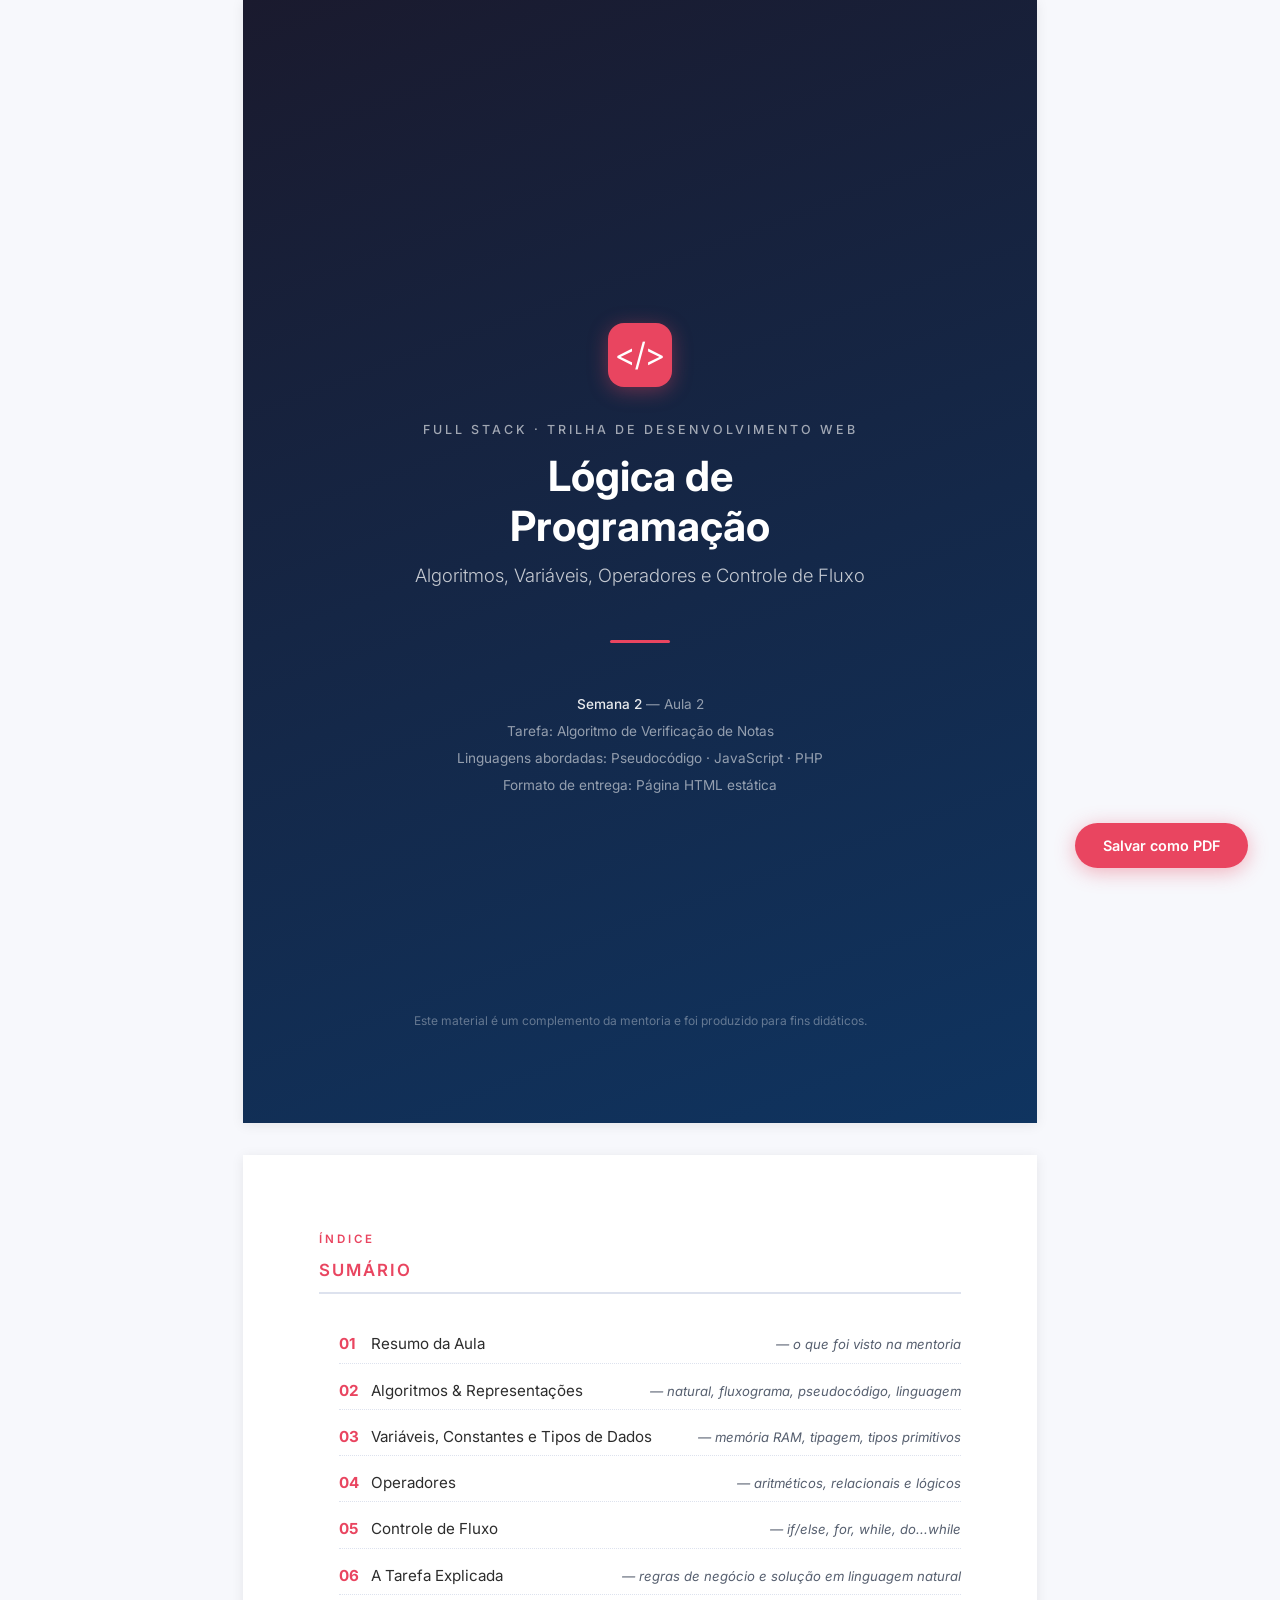
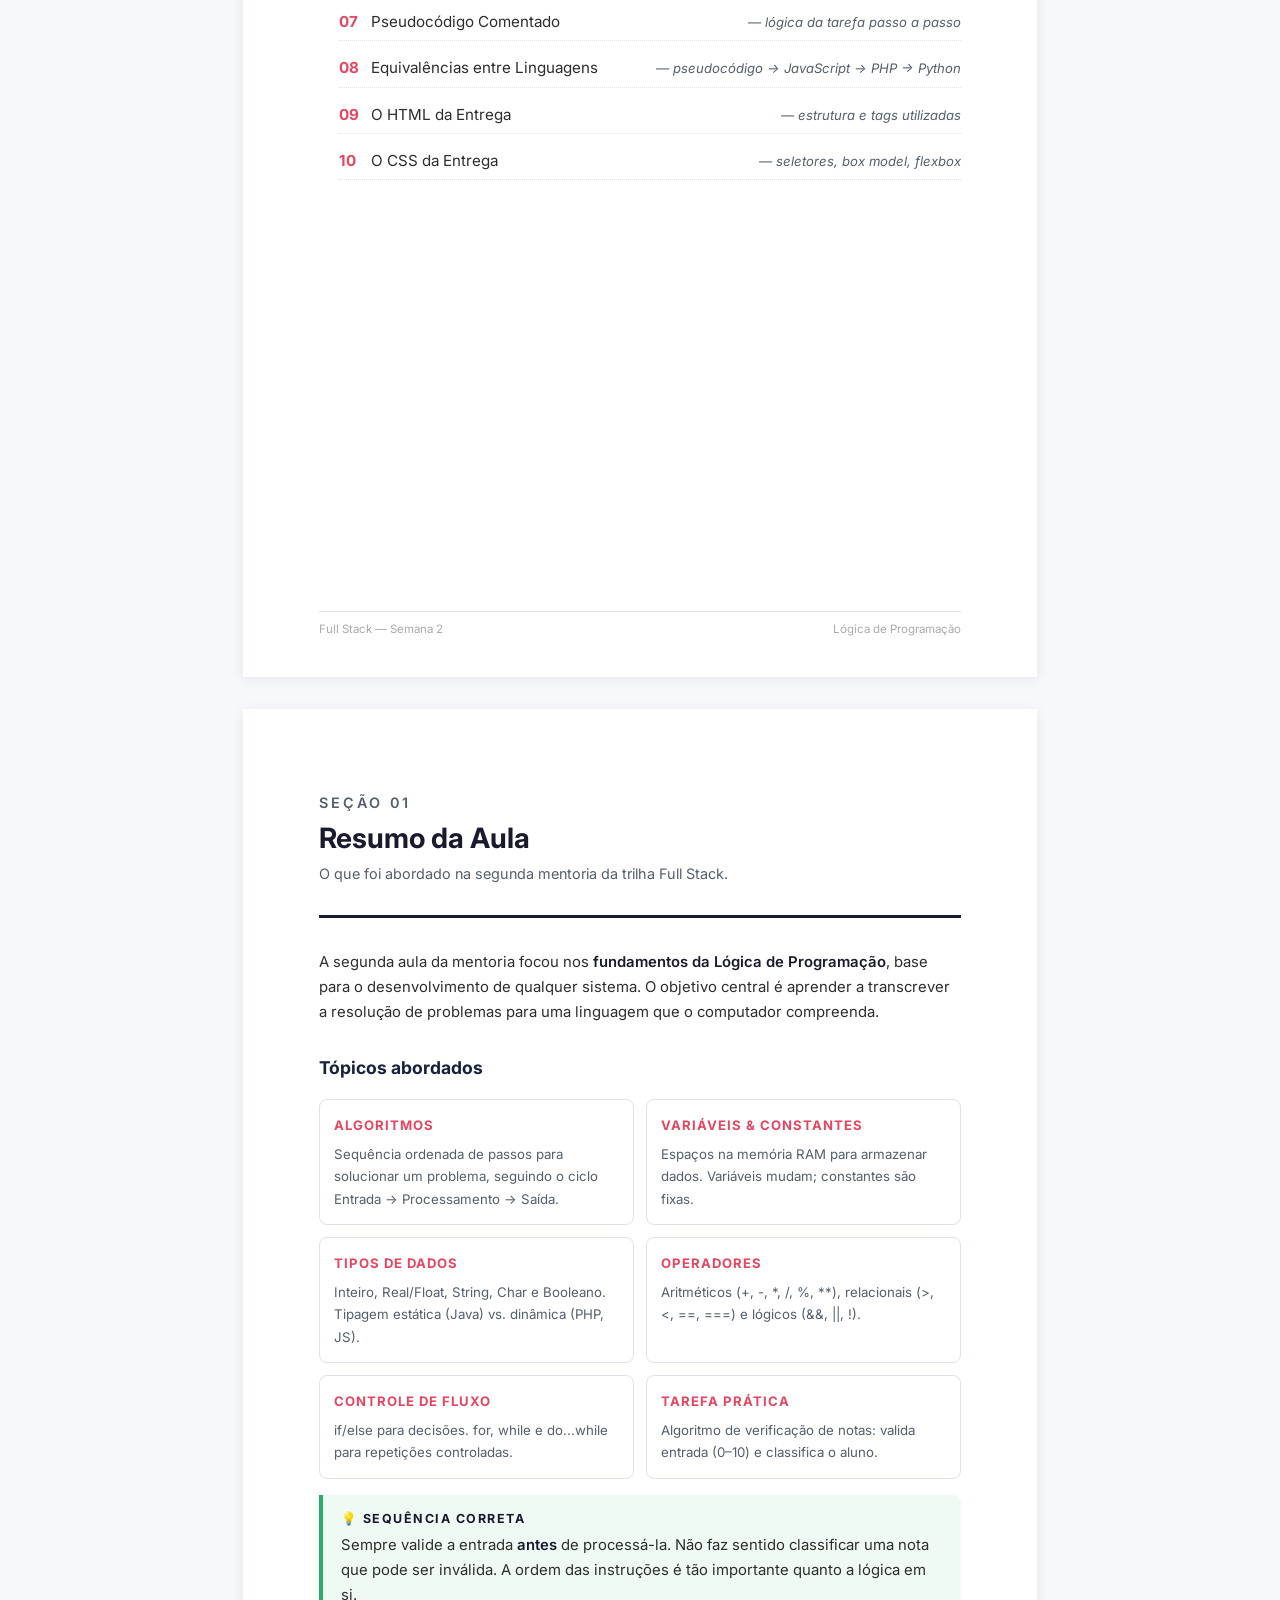
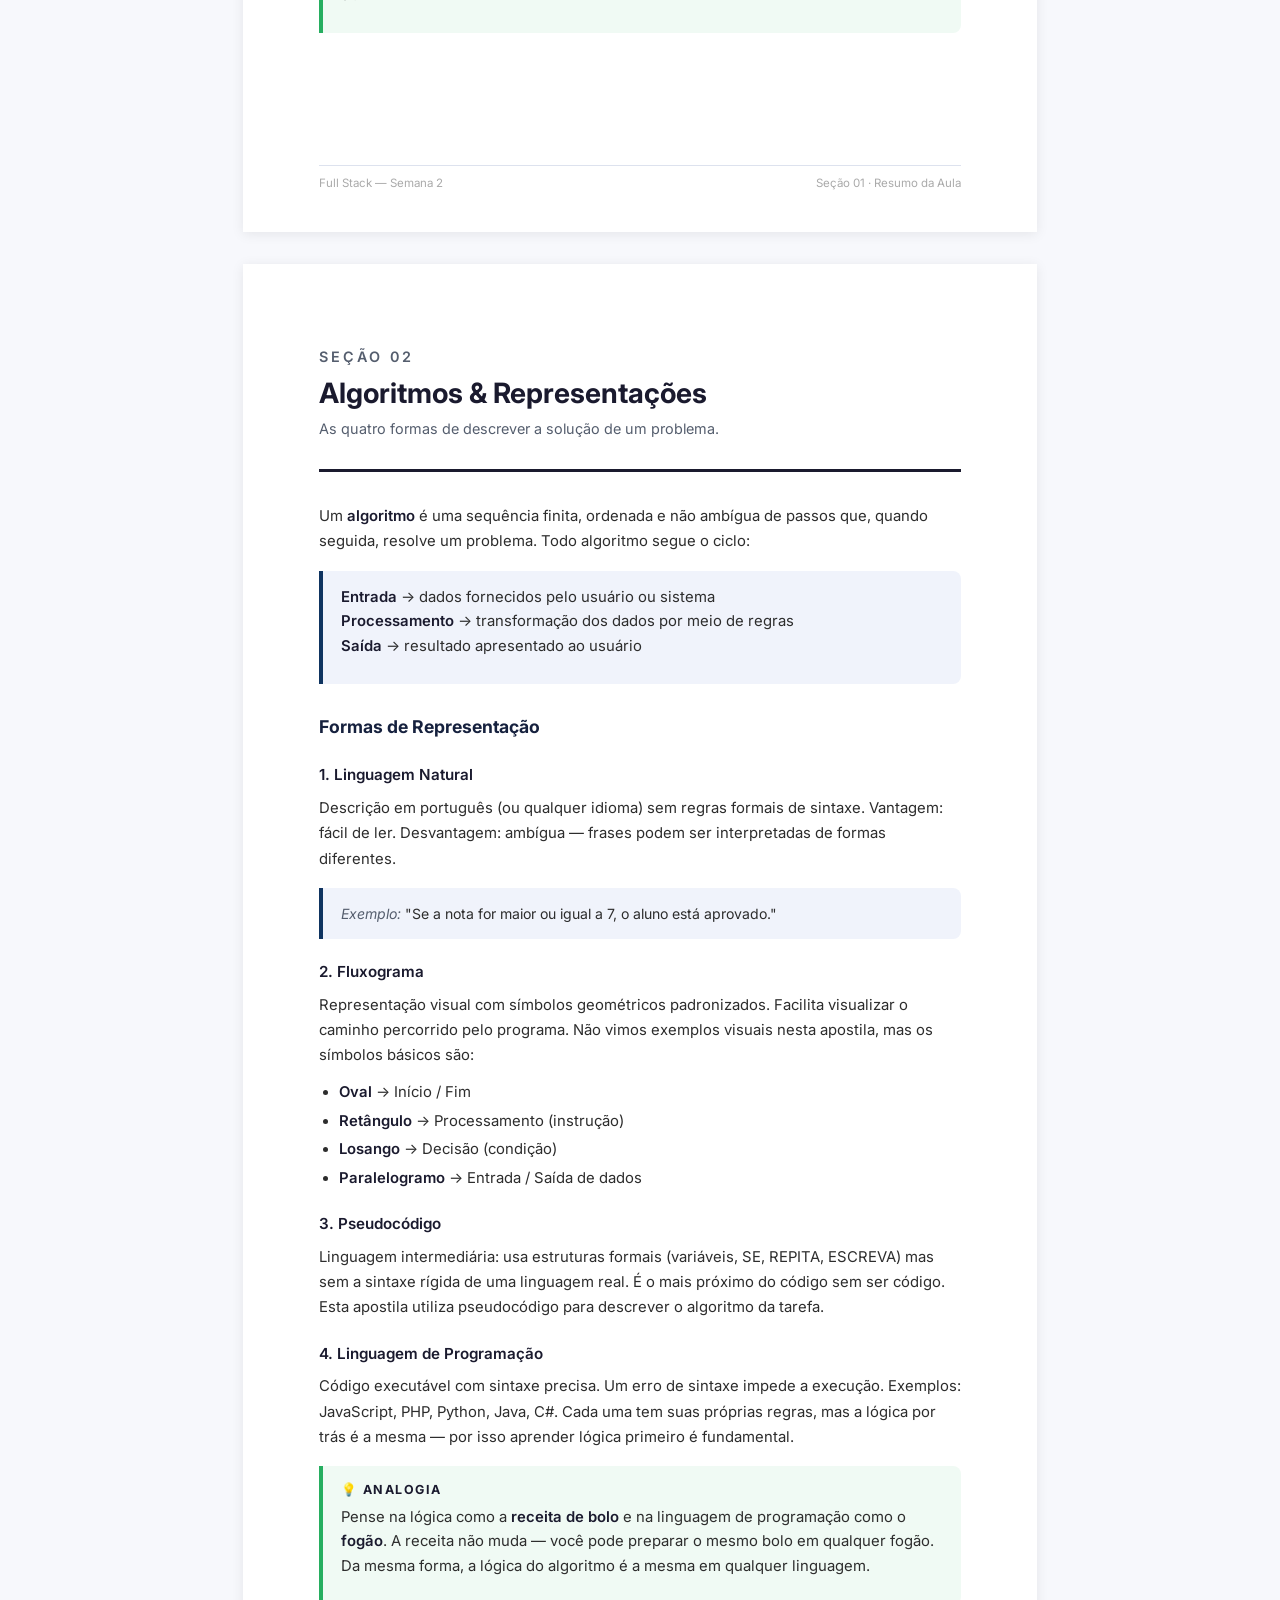
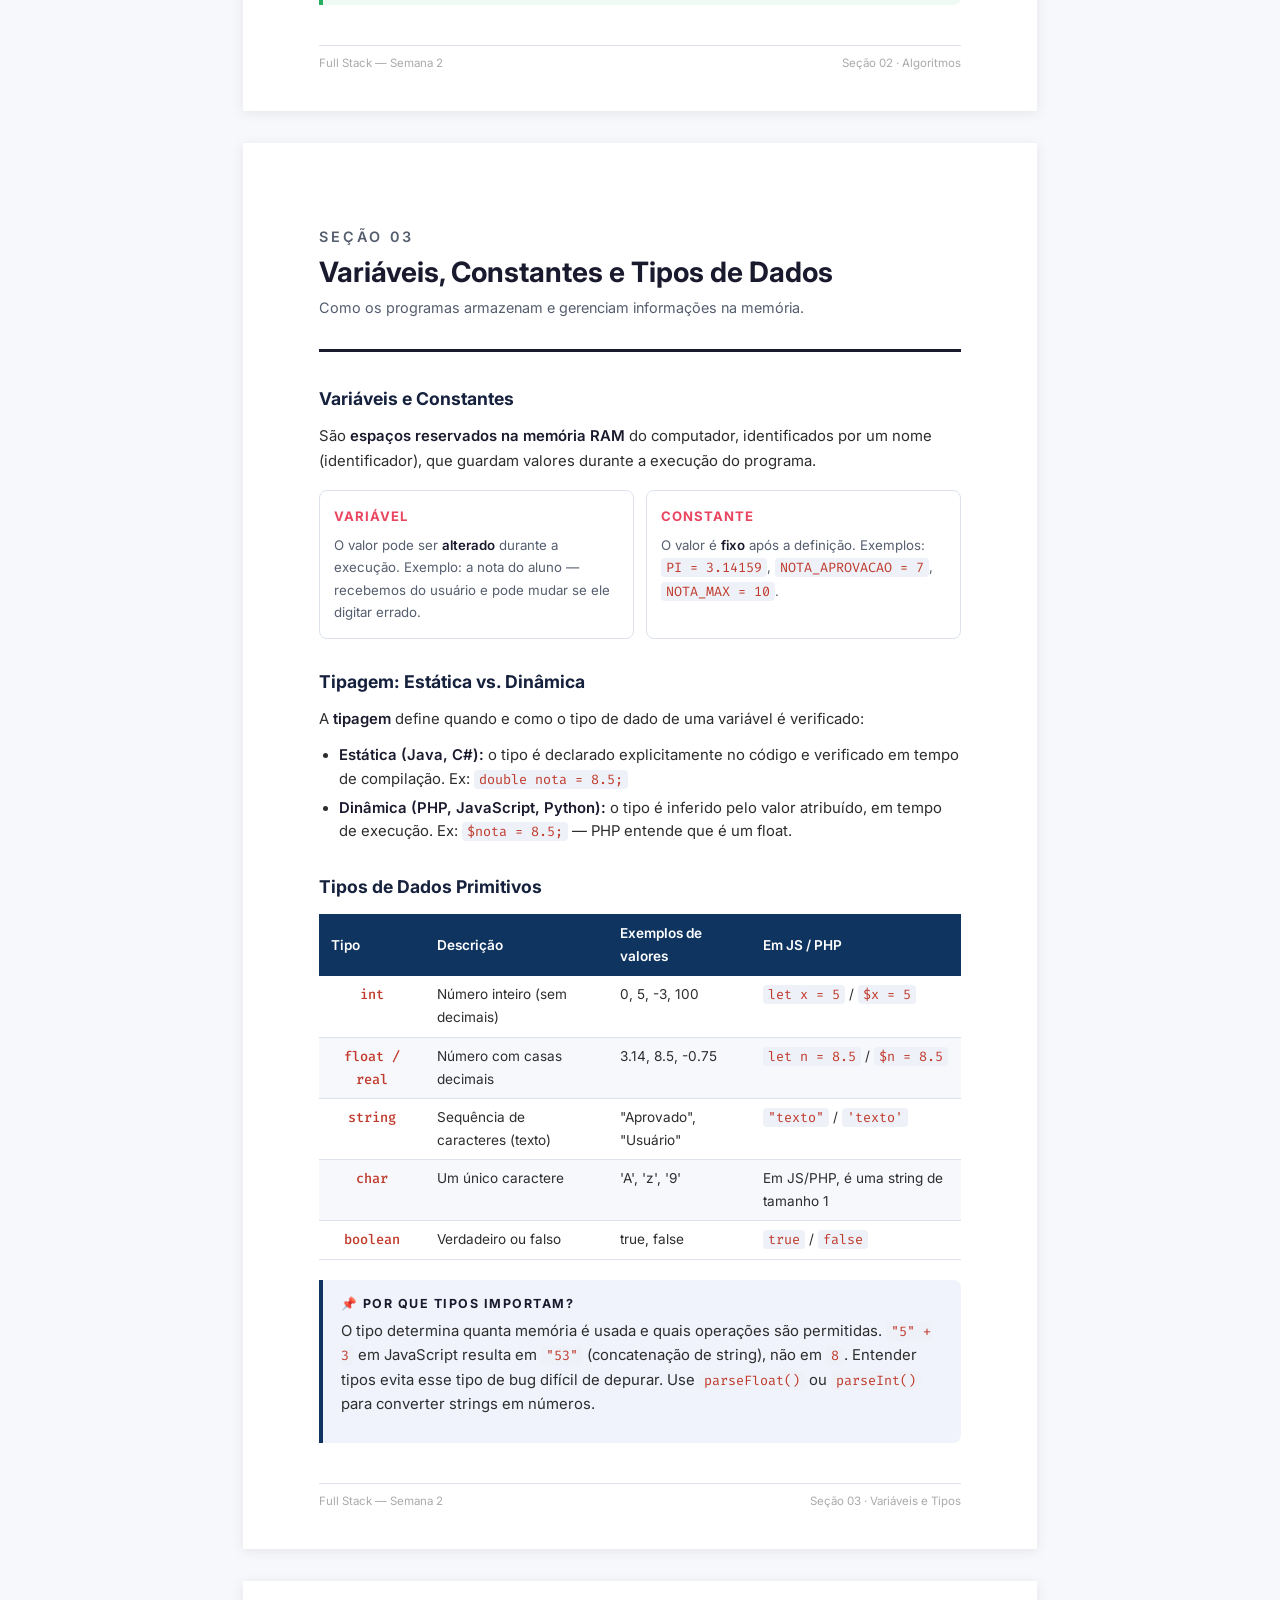
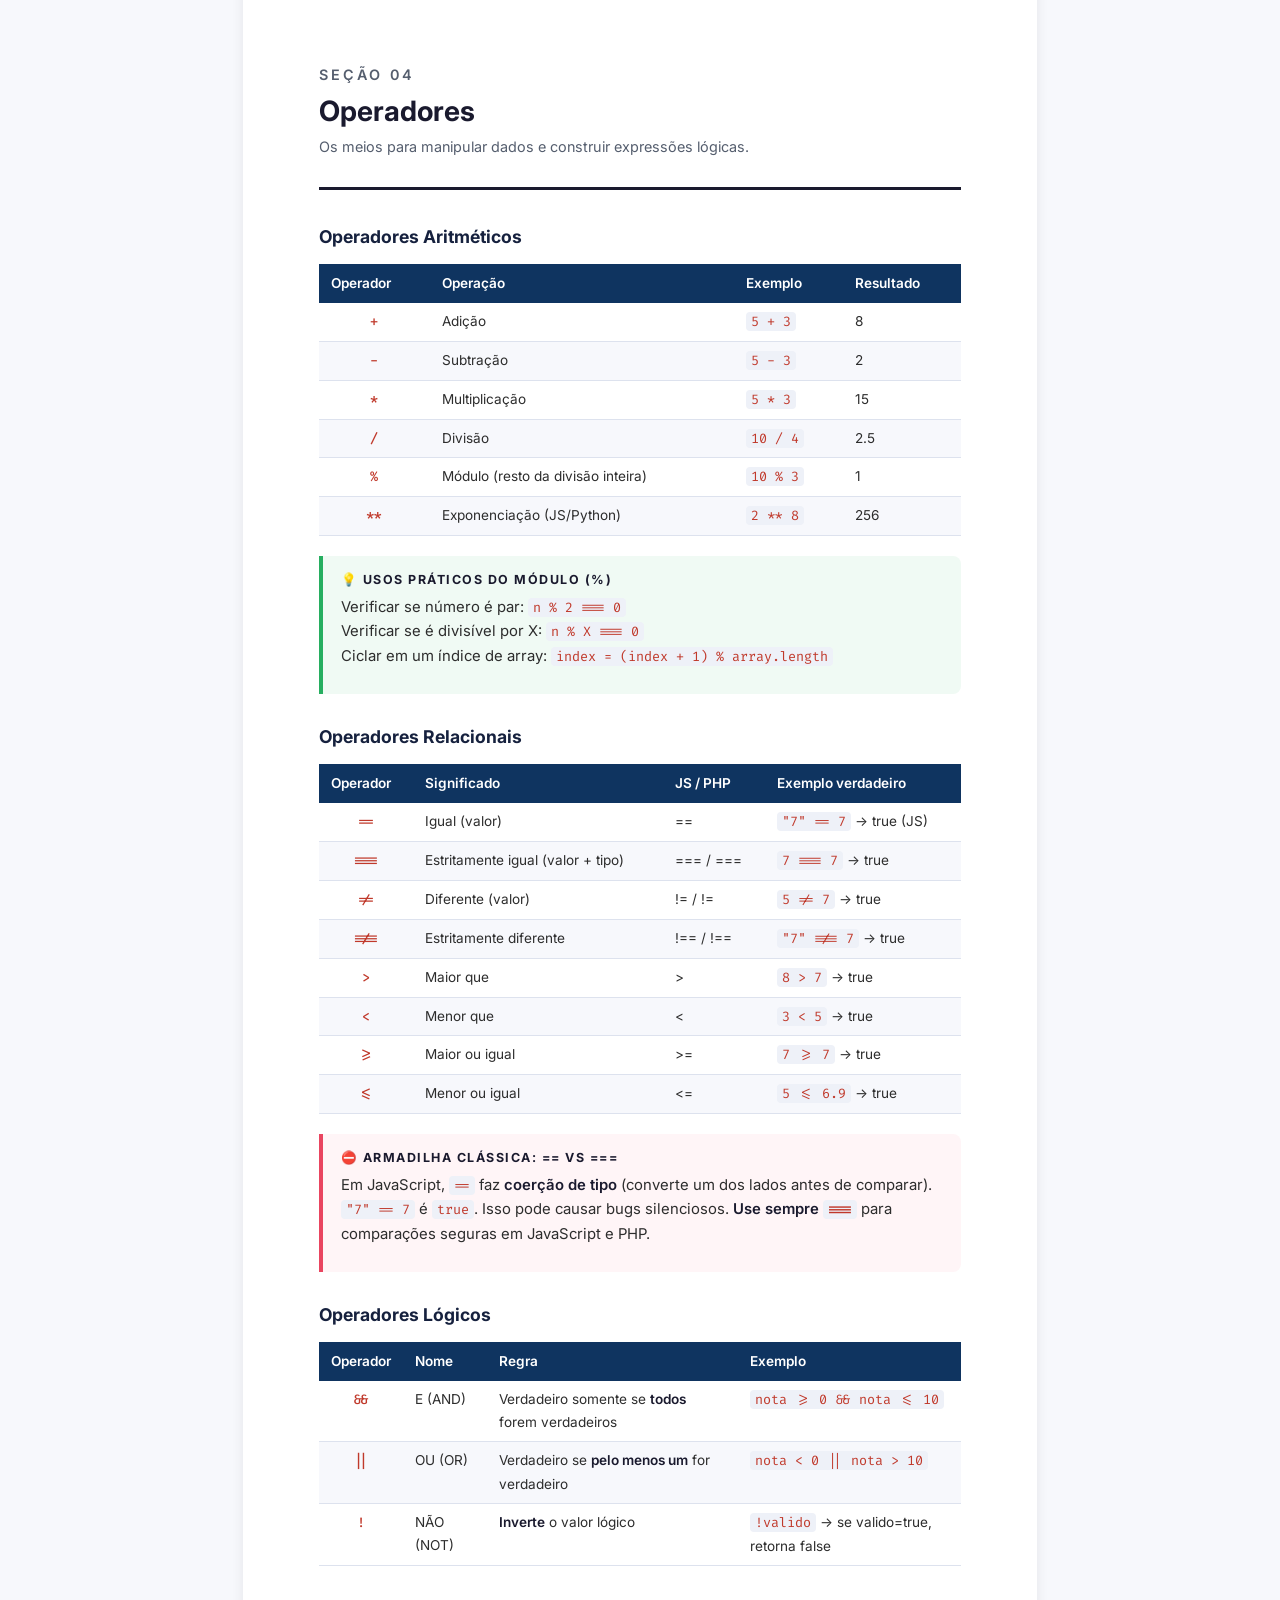
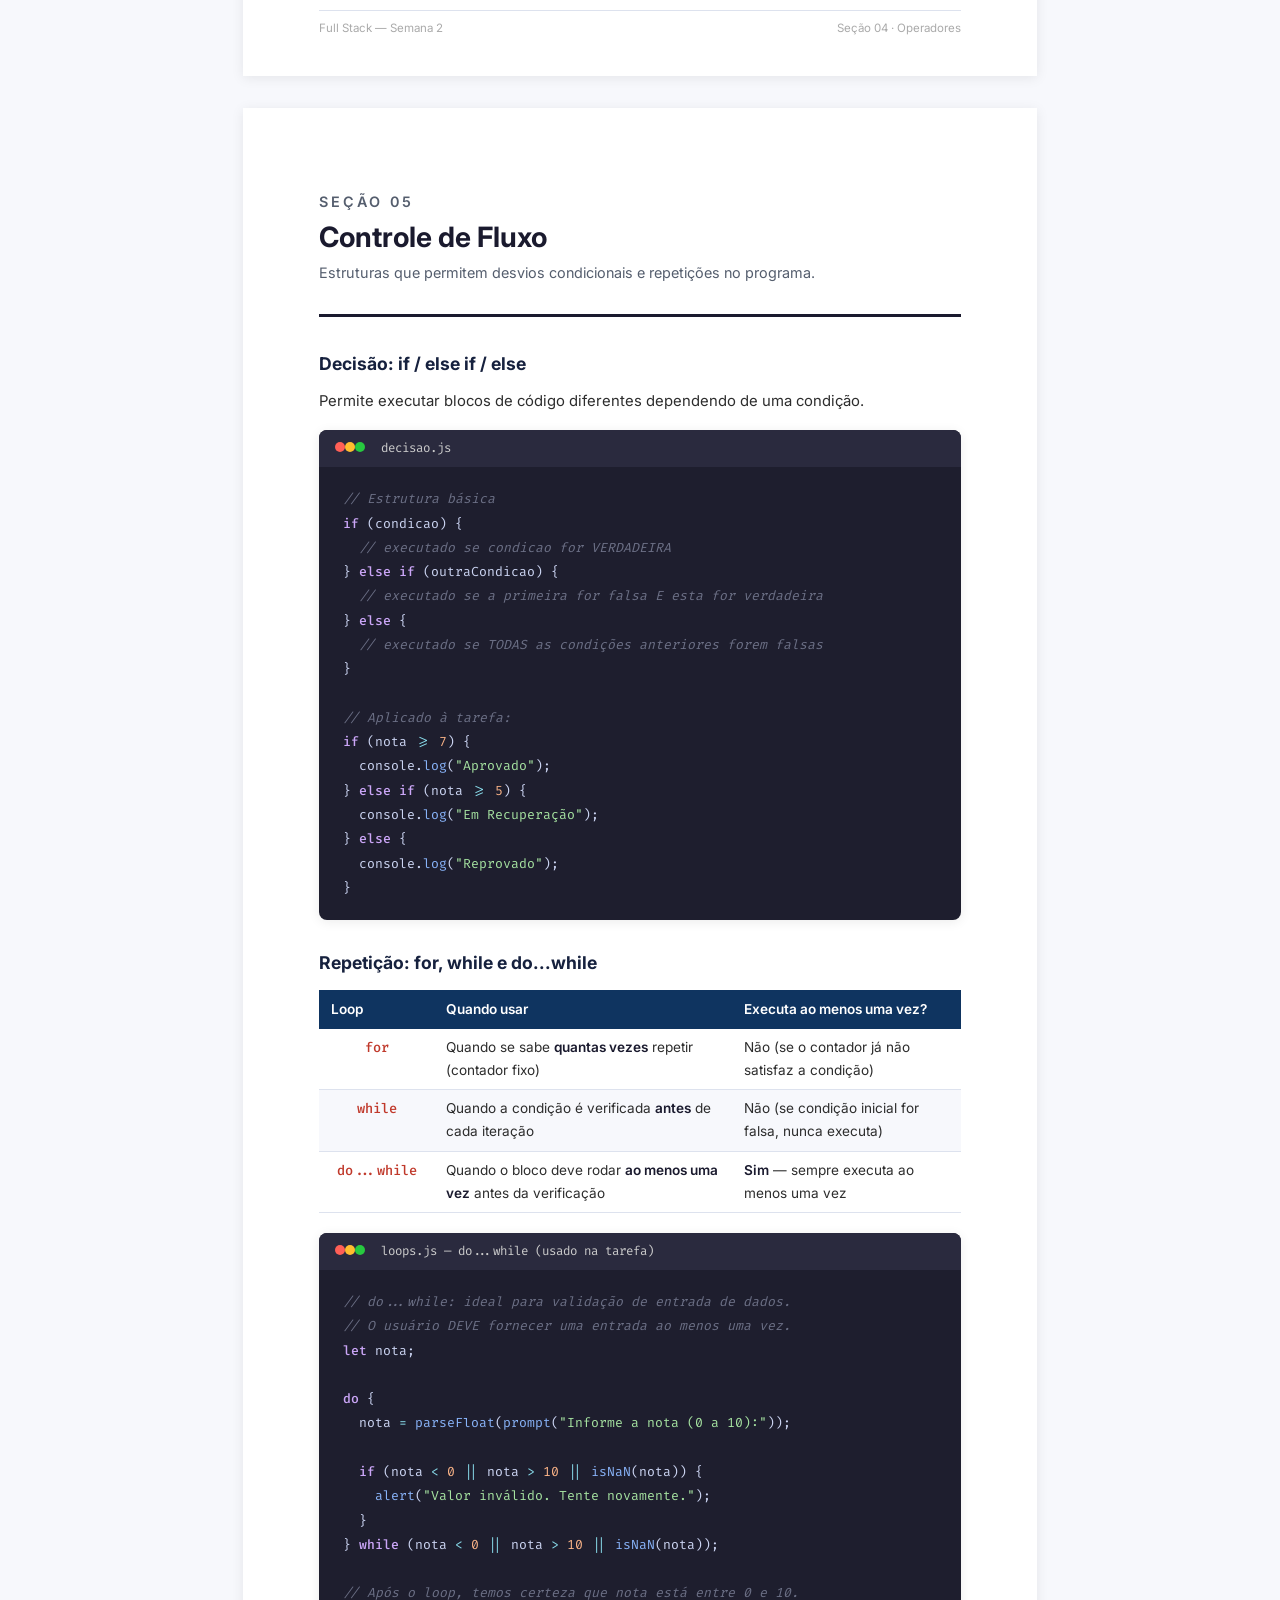
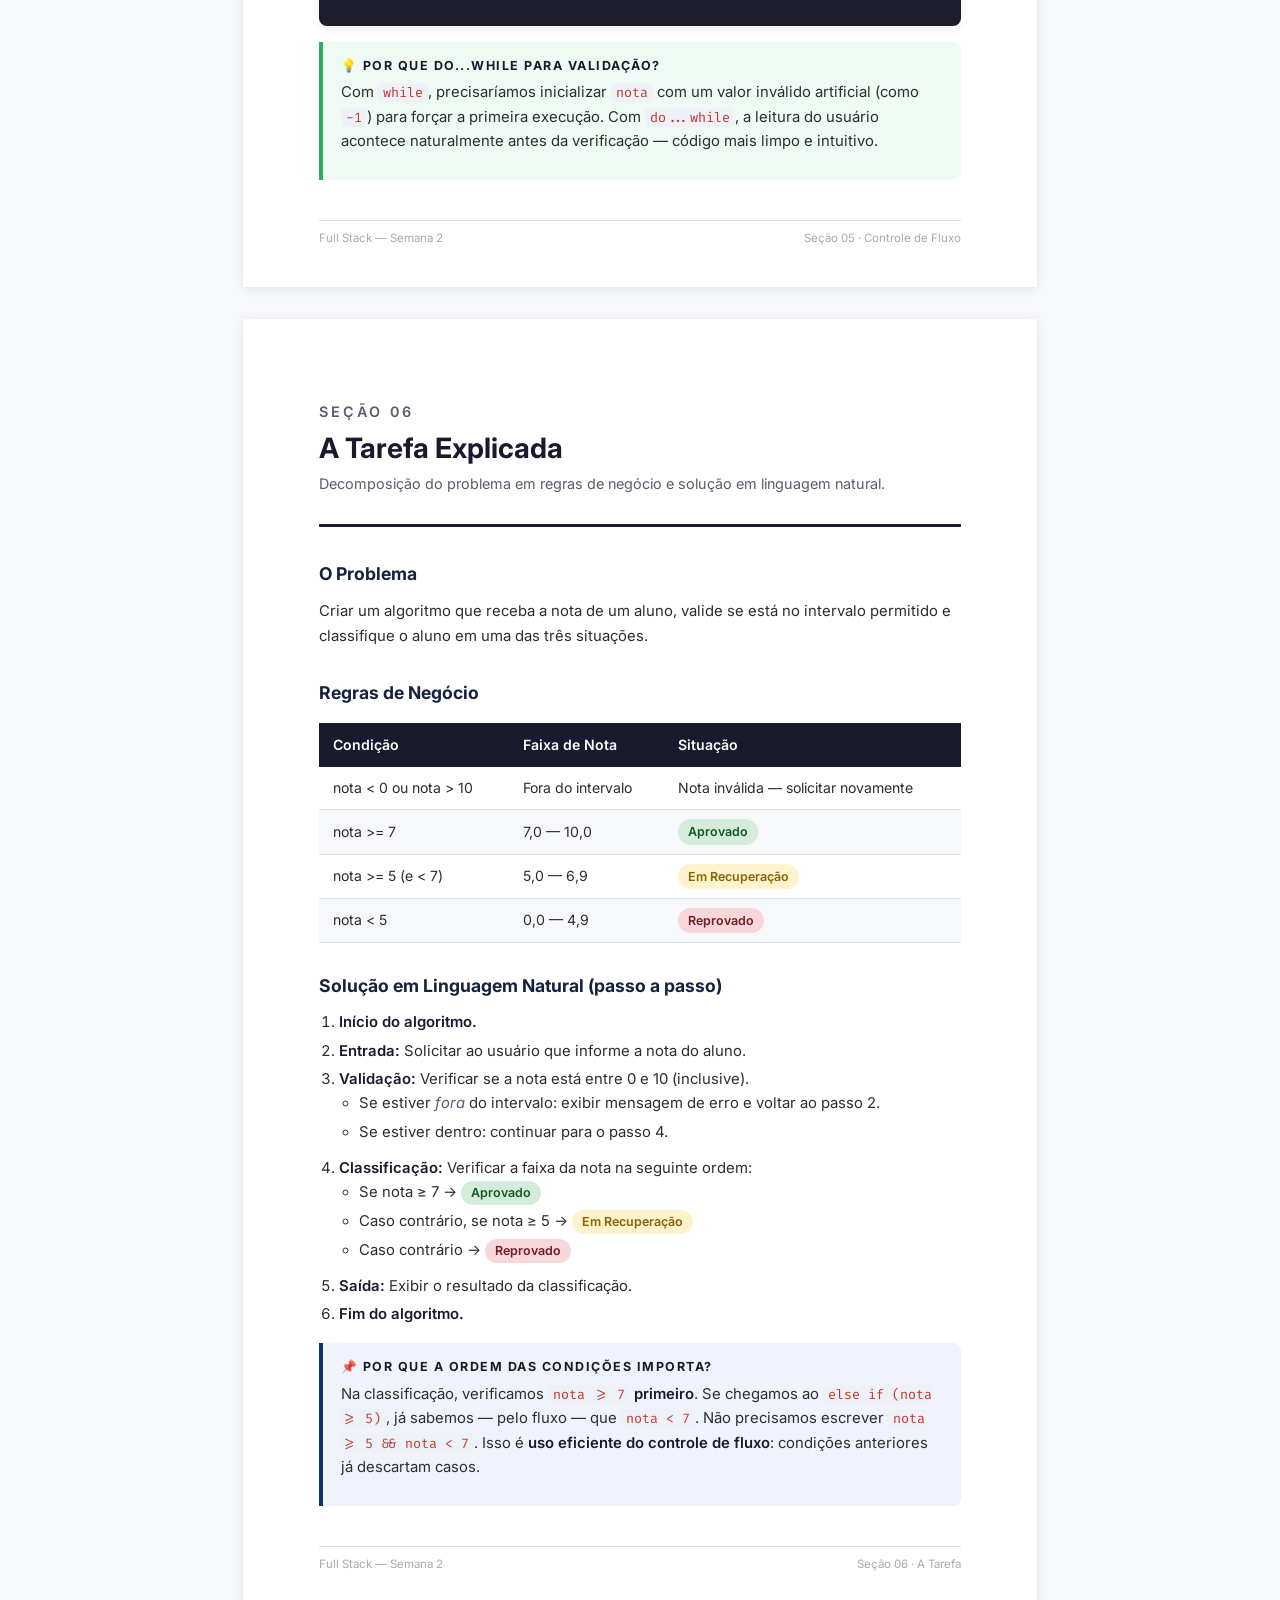
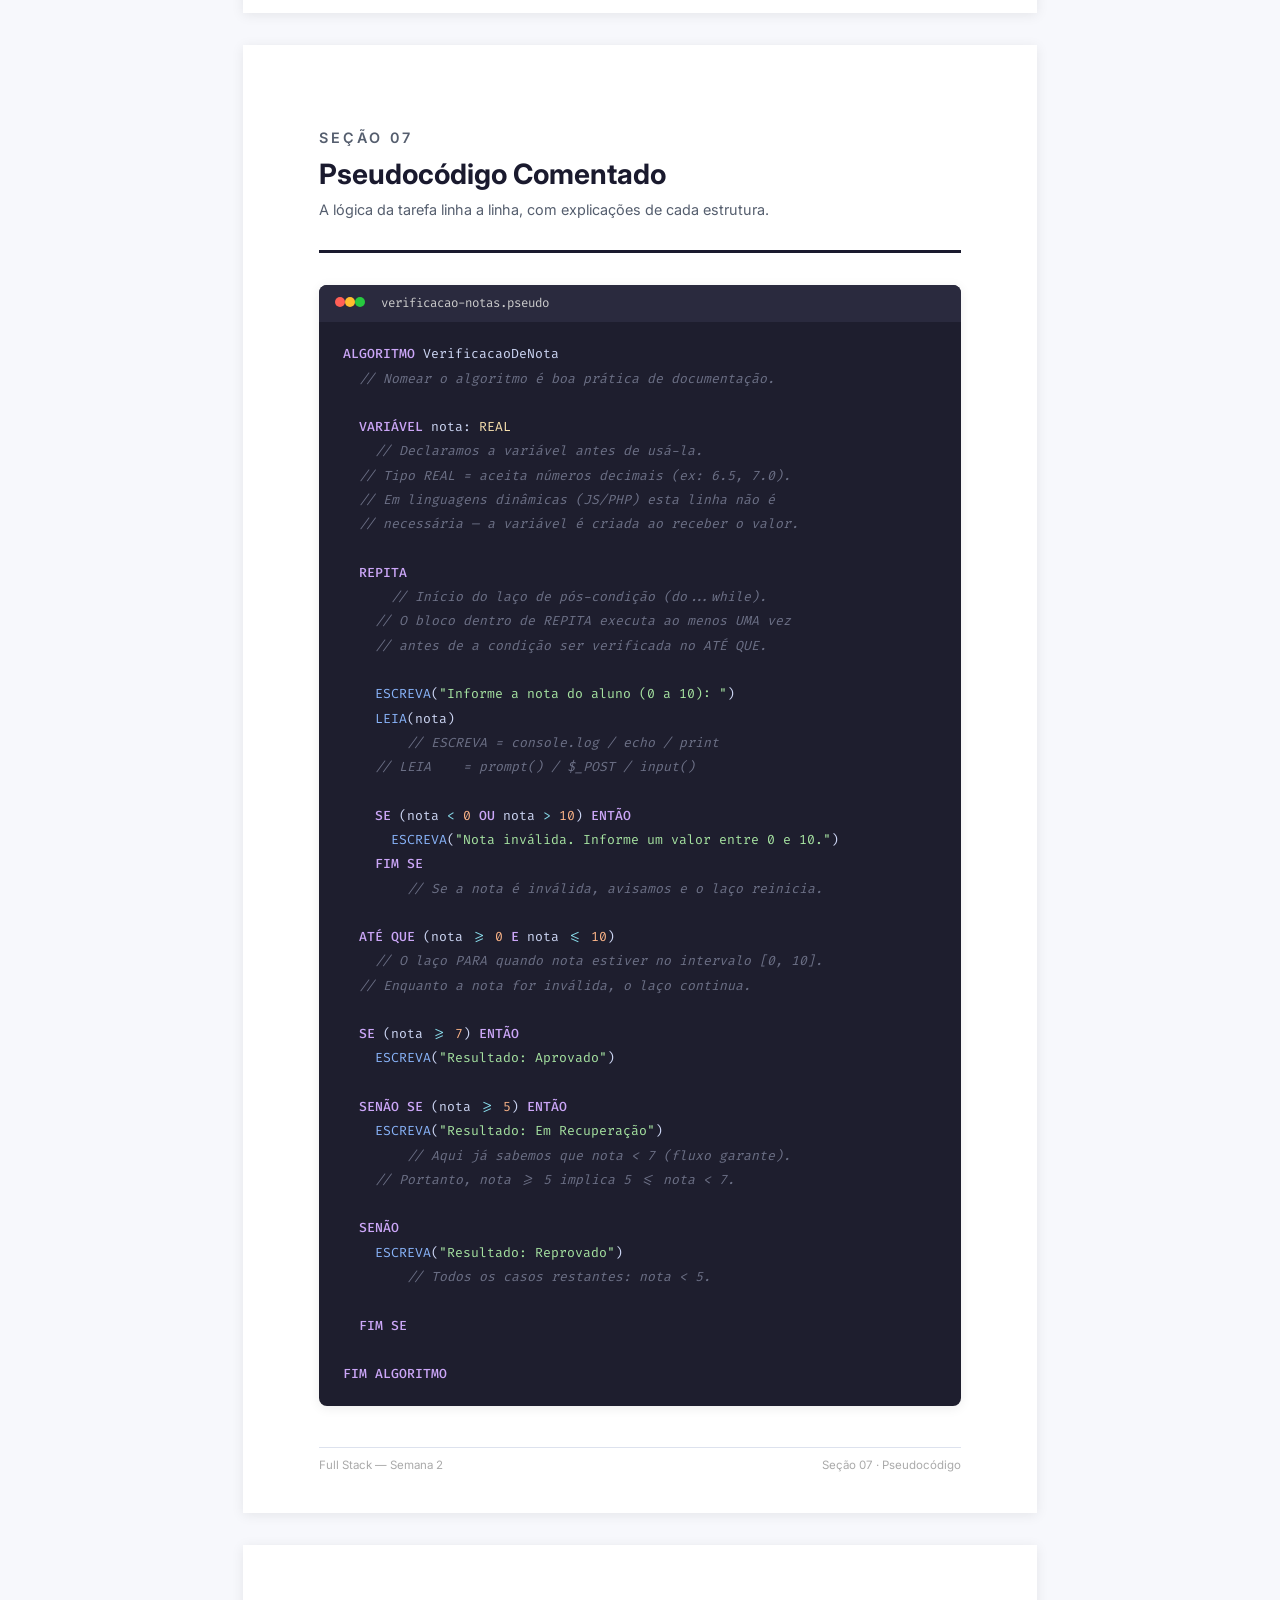
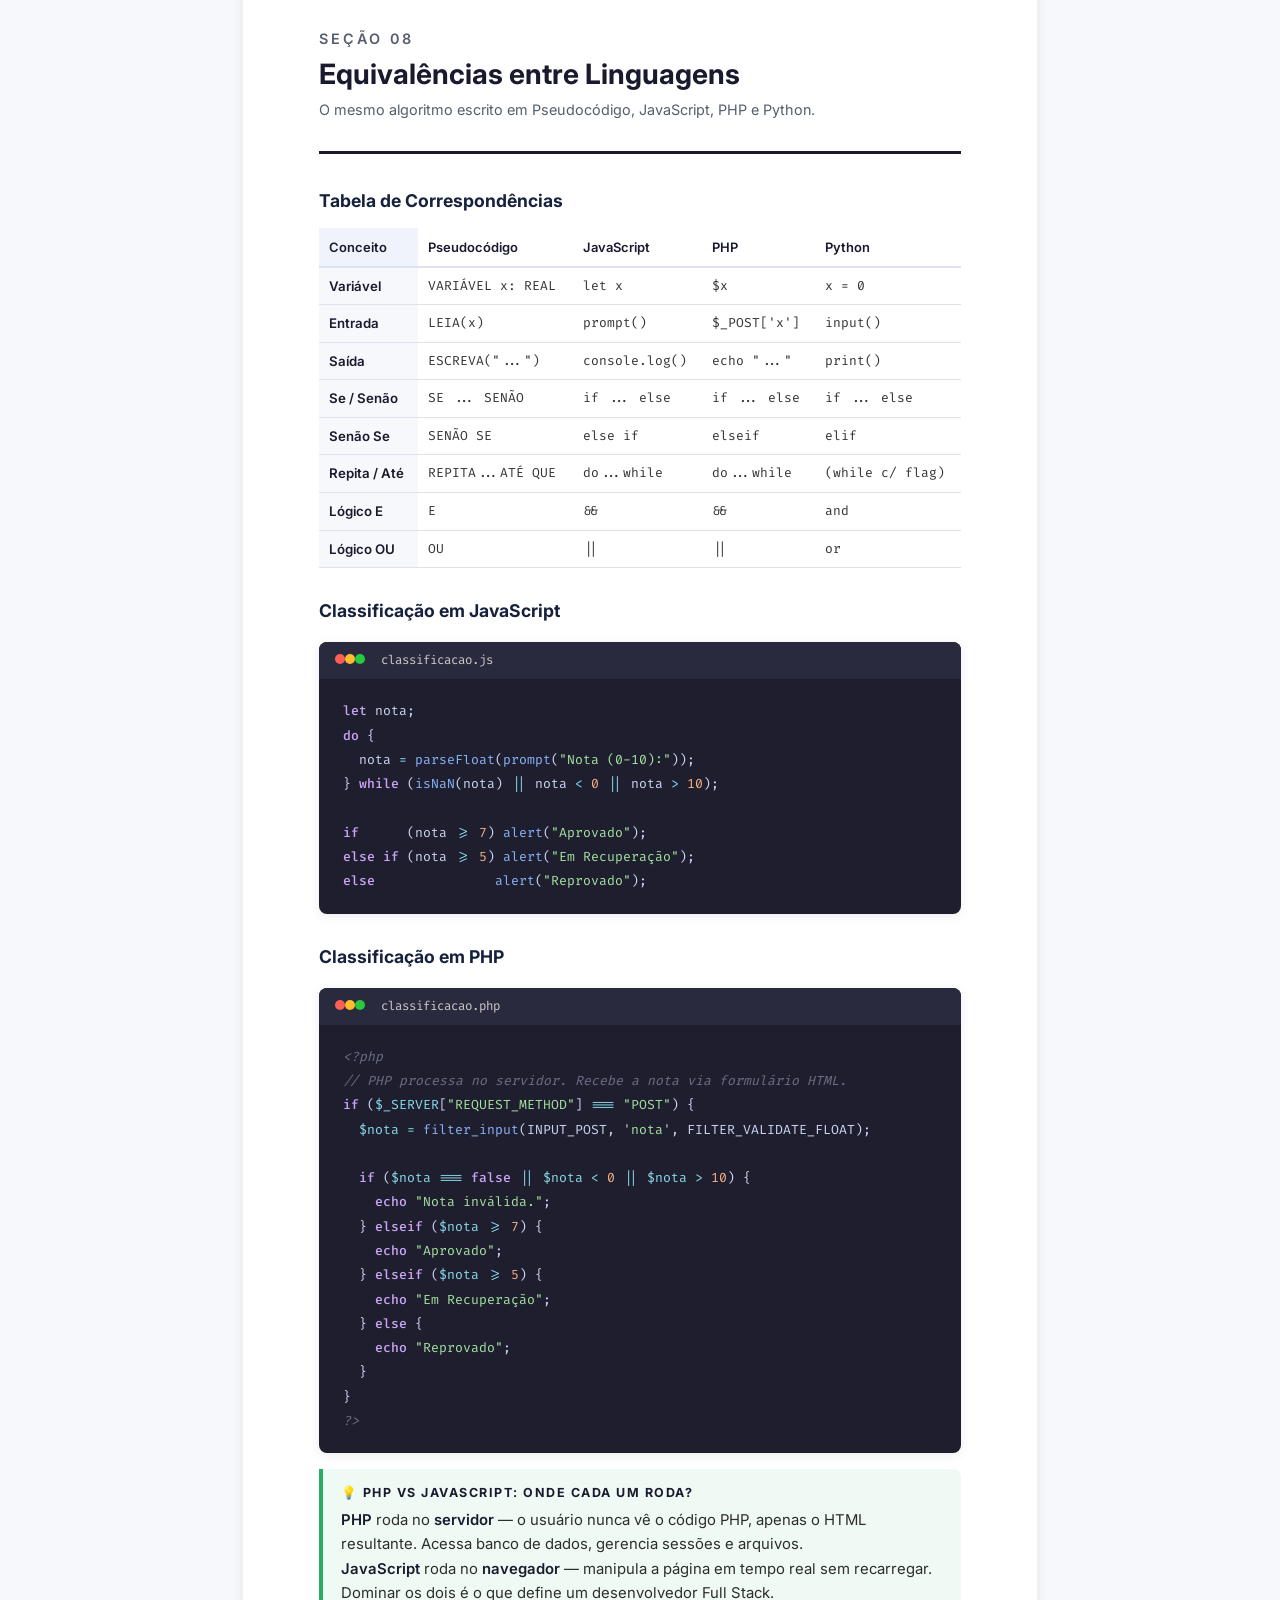
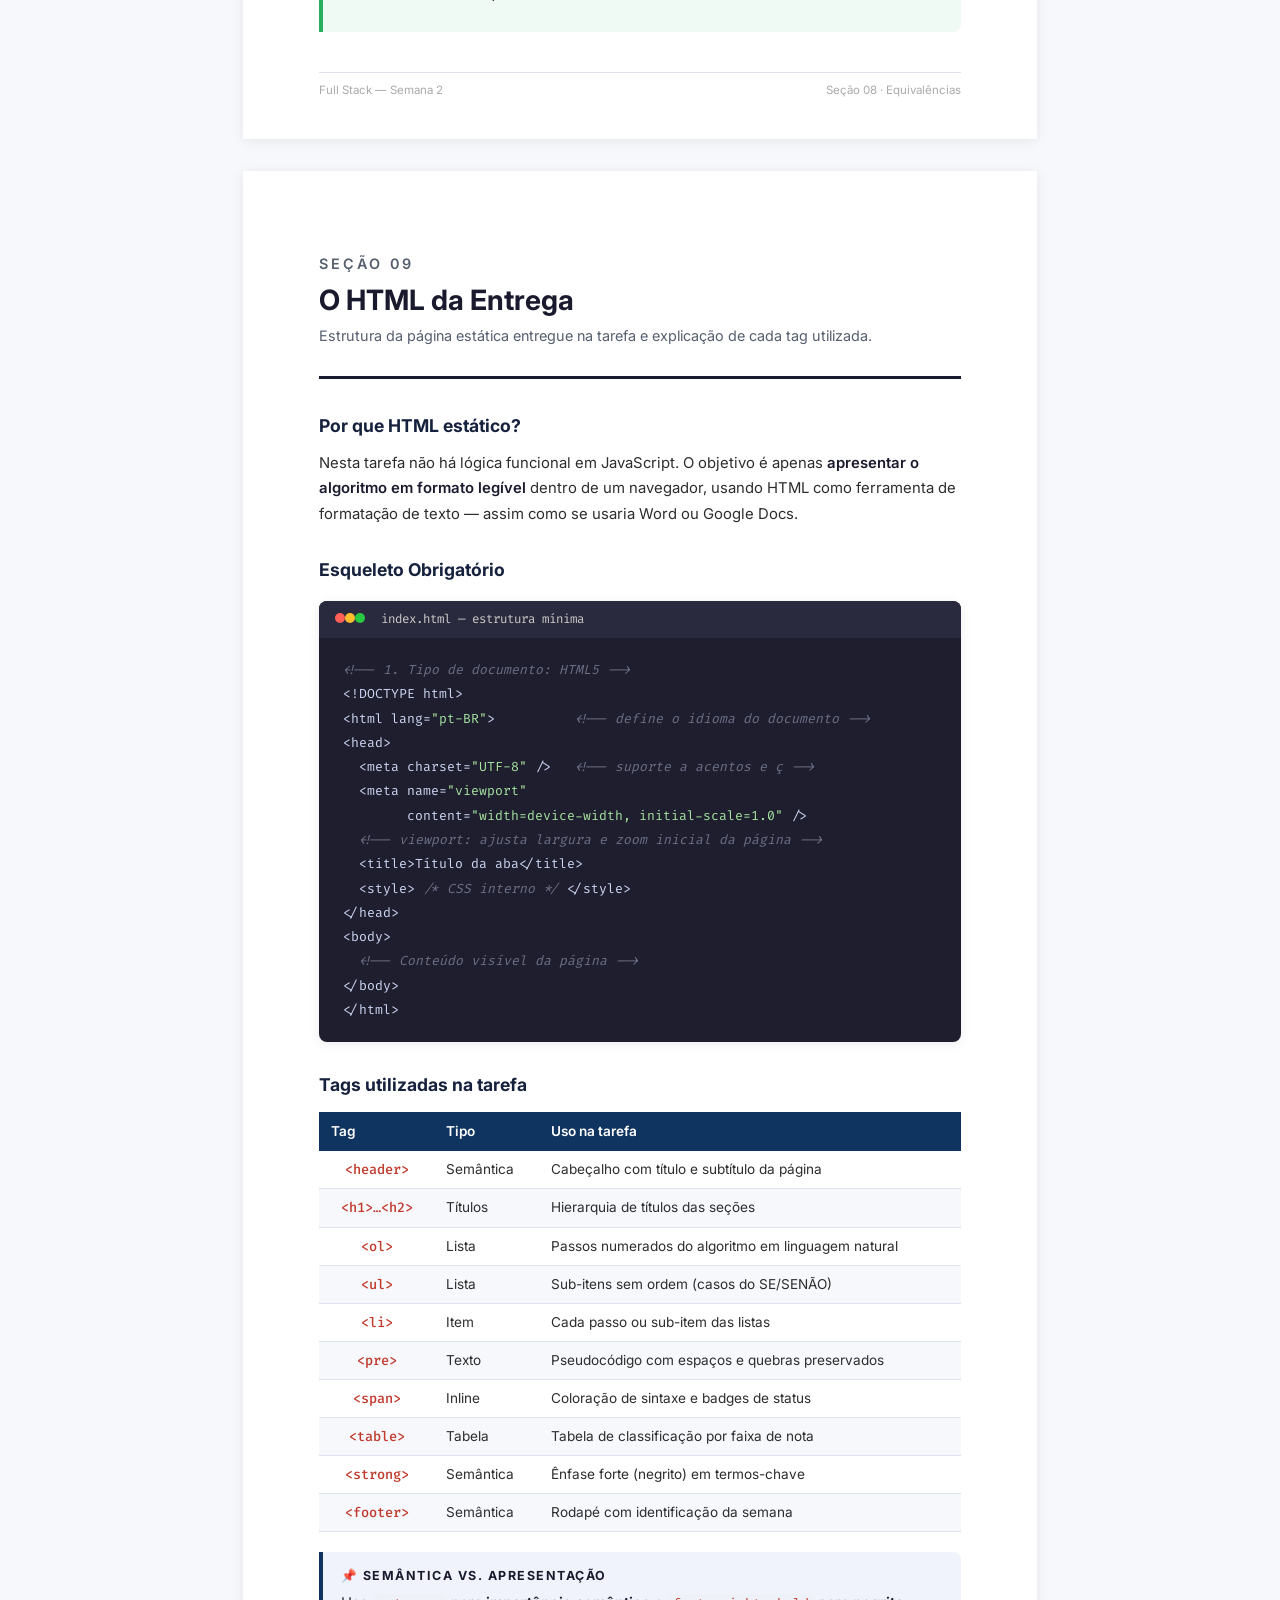
<file: Semana 2/apostila_semana2.html>
<!DOCTYPE html>
<html lang="pt-BR">
<head>
  <meta charset="UTF-8" />
  <meta name="viewport" content="width=device-width, initial-scale=1.0" />
  <title>Apostila – Semana 2 | Lógica de Programação</title>
  <style>

    /* ============================================================
       FONTES
       Google Fonts carregadas via @import.
       - Inter      : corpo do texto (legível em telas e impressão)
       - Fira Code  : trechos de código (monoespaçada)
       ============================================================ */
    @import url('https://fonts.googleapis.com/css2?family=Inter:wght@300;400;500;600;700&family=Fira+Code:wght@400;500&display=swap');

    /* ============================================================
       VARIÁVEIS CSS (CUSTOM PROPERTIES)
       Definem um "tema" centralizado. Para mudar a paleta de
       cores basta alterar aqui — todas as referências atualizam.
       ============================================================ */
    :root {
      --cor-primaria:   #1a1a2e;   /* azul-escuro : títulos, destaque */
      --cor-secundaria: #16213e;   /* azul-médio  : subtítulos         */
      --cor-acento:     #0f3460;   /* azul-forte  : bordas, linhas     */
      --cor-destaque:   #e94560;   /* vermelho    : marcadores visuais  */
      --cor-texto:      #2d2d2d;   /* quase preto : corpo do texto      */
      --cor-suave:      #555e6e;   /* cinza       : legendas, notas     */
      --cor-fundo:      #f7f8fc;   /* cinza-claro : fundo da página     */
      --cor-branco:     #ffffff;
      --cor-borda:      #dde2ee;

      /* Aprovação / recuperação / reprovação */
      --verde-bg:    #d4edda;  --verde-txt:    #155724;
      --amarelo-bg:  #fff3cd;  --amarelo-txt:  #856404;
      --vermelho-bg: #f8d7da;  --vermelho-txt: #721c24;

      --fonte-corpo:  'Inter', sans-serif;
      --fonte-codigo: 'Fira Code', 'Courier New', monospace;

      --sombra: 0 2px 12px rgba(0,0,0,0.08);
      --raio:   8px;
    }

    /* ============================================================
       RESET E BASE
       ============================================================ */
    *, *::before, *::after {
      box-sizing: border-box;
      margin: 0;
      padding: 0;
    }

    html { font-size: 16px; }

    body {
      font-family: var(--fonte-corpo);
      background: var(--cor-fundo);
      color: var(--cor-texto);
      line-height: 1.7;
      -webkit-print-color-adjust: exact; /* mantém cores na impressão (Chrome) */
      print-color-adjust: exact;
    }

    /* ============================================================
       ESTRUTURA DE PÁGINA (para impressão tipo livro)
       ============================================================ */
    .pagina {
      width: 210mm;           /* largura A4 */
      min-height: 297mm;      /* altura A4  */
      margin: 0 auto 32px;
      background: var(--cor-branco);
      box-shadow: var(--sombra);
      padding: 20mm 20mm 24mm;
      position: relative;
    }

    /* ============================================================
       CAPA
       ============================================================ */
    .capa {
      display: flex;
      flex-direction: column;
      align-items: center;
      justify-content: center;
      min-height: 297mm;
      padding: 20mm;
      background: linear-gradient(160deg, var(--cor-primaria) 0%, var(--cor-acento) 100%);
      color: var(--cor-branco);
      text-align: center;
    }

    .capa-logo {
      width: 64px;
      height: 64px;
      background: var(--cor-destaque);
      border-radius: 16px;
      display: flex;
      align-items: center;
      justify-content: center;
      font-size: 2rem;
      margin-bottom: 32px;
      box-shadow: 0 4px 20px rgba(233,69,96,0.4);
    }

    .capa-curso {
      font-size: 0.78rem;
      font-weight: 500;
      letter-spacing: 3px;
      text-transform: uppercase;
      color: rgba(255,255,255,0.6);
      margin-bottom: 12px;
    }

    .capa h1 {
      font-size: 2.6rem;
      font-weight: 700;
      line-height: 1.2;
      margin-bottom: 8px;
    }

    .capa h2 {
      font-size: 1.15rem;
      font-weight: 300;
      color: rgba(255,255,255,0.75);
      margin-bottom: 48px;
    }

    .capa-divider {
      width: 60px;
      height: 3px;
      background: var(--cor-destaque);
      margin: 0 auto 48px;
      border-radius: 2px;
    }

    .capa-meta {
      font-size: 0.85rem;
      color: rgba(255,255,255,0.55);
      line-height: 2;
    }

    .capa-meta strong {
      color: rgba(255,255,255,0.9);
      font-weight: 500;
    }

    .capa-rodape {
      position: absolute;
      bottom: 24mm;
      left: 0;
      right: 0;
      text-align: center;
      font-size: 0.75rem;
      color: rgba(255,255,255,0.35);
    }

    /* ============================================================
       SUMÁRIO
       ============================================================ */
    .sumario h2 {
      font-size: 1.05rem;
      font-weight: 600;
      letter-spacing: 2px;
      text-transform: uppercase;
      color: var(--cor-destaque);
      margin-bottom: 32px;
      padding-bottom: 8px;
      border-bottom: 2px solid var(--cor-borda);
    }

    .sumario-titulo-pagina {
      font-size: 1.8rem;
      font-weight: 700;
      color: var(--cor-primaria);
      margin-bottom: 40px;
    }

    .sumario ol {
      list-style: none;
      display: flex;
      flex-direction: column;
      gap: 4px;
    }

    .sumario ol li {
      display: flex;
      align-items: baseline;
      gap: 0;
      font-size: 0.95rem;
      padding: 6px 0;
      border-bottom: 1px dotted var(--cor-borda);
    }

    .sumario ol li .num {
      min-width: 32px;
      font-weight: 700;
      color: var(--cor-destaque);
    }

    .sumario ol li .titulo {
      flex: 1;
      color: var(--cor-texto);
    }

    .sumario ol li .sub {
      font-size: 0.82rem;
      color: var(--cor-suave);
      font-style: italic;
    }

    /* ============================================================
       CABEÇALHO DE SEÇÃO (dentro das páginas de conteúdo)
       ============================================================ */
    .secao-header {
      margin-bottom: 32px;
      padding-bottom: 16px;
      border-bottom: 3px solid var(--cor-primaria);
    }

    .secao-label {
      font-size: 0.72rem;
      font-weight: 600;
      letter-spacing: 3px;
      text-transform: uppercase;
      color: var(--cor-destaque);
      margin-bottom: 6px;
    }

    .secao-header h2 {
      font-size: 1.75rem;
      font-weight: 700;
      color: var(--cor-primaria);
      line-height: 1.25;
    }

    .secao-header p {
      margin-top: 6px;
      font-size: 0.9rem;
      color: var(--cor-suave);
    }

    /* ============================================================
       TIPOGRAFIA GERAL
       ============================================================ */
    h3 {
      font-size: 1.1rem;
      font-weight: 700;
      color: var(--cor-secundaria);
      margin: 28px 0 10px;
    }

    h4 {
      font-size: 0.95rem;
      font-weight: 600;
      color: var(--cor-primaria);
      margin: 20px 0 8px;
    }

    p {
      margin-bottom: 12px;
      font-size: 0.93rem;
    }

    ul, ol {
      padding-left: 20px;
      margin-bottom: 12px;
    }

    li {
      font-size: 0.93rem;
      margin-bottom: 5px;
      line-height: 1.6;
    }

    strong { font-weight: 600; color: var(--cor-primaria); }
    em     { font-style: italic; color: var(--cor-suave); }
    code   { font-family: var(--fonte-codigo); font-size: 0.84rem;
             background: #eef1f8; padding: 1px 5px; border-radius: 4px;
             color: #c0392b; }

    /* ============================================================
       COMPONENTES
       ============================================================ */

    /* --- Caixa de destaque (callout) --- */
    .callout {
      border-left: 4px solid var(--cor-acento);
      background: #f0f3fb;
      border-radius: 0 var(--raio) var(--raio) 0;
      padding: 14px 18px;
      margin: 16px 0;
      font-size: 0.88rem;
      line-height: 1.65;
    }

    .callout.dica   { border-color: #27ae60; background: #f0faf4; }
    .callout.aviso  { border-color: #f39c12; background: #fffbf0; }
    .callout.perigo { border-color: var(--cor-destaque); background: #fff5f7; }

    .callout-titulo {
      font-weight: 700;
      font-size: 0.78rem;
      letter-spacing: 1.5px;
      text-transform: uppercase;
      margin-bottom: 4px;
      color: var(--cor-primaria);
    }

    /* --- Badge de status --- */
    .badge {
      display: inline-block;
      padding: 2px 10px;
      border-radius: 20px;
      font-size: 0.78rem;
      font-weight: 600;
    }
    .badge-ap  { background: var(--verde-bg);    color: var(--verde-txt); }
    .badge-rec { background: var(--amarelo-bg);  color: var(--amarelo-txt); }
    .badge-rep { background: var(--vermelho-bg); color: var(--vermelho-txt); }

    /* --- Tabela de classificação --- */
    .tabela-notas {
      width: 100%;
      border-collapse: collapse;
      font-size: 0.88rem;
      margin: 16px 0;
    }
    .tabela-notas th {
      background: var(--cor-primaria);
      color: #fff;
      padding: 10px 14px;
      text-align: left;
      font-weight: 600;
    }
    .tabela-notas td {
      padding: 9px 14px;
      border-bottom: 1px solid var(--cor-borda);
    }
    .tabela-notas tr:nth-child(even) td { background: #f7f8fc; }

    /* --- Tabela de operadores --- */
    .tabela-ops {
      width: 100%;
      border-collapse: collapse;
      font-size: 0.85rem;
      margin: 12px 0 20px;
    }
    .tabela-ops th {
      background: var(--cor-acento);
      color: #fff;
      padding: 8px 12px;
      text-align: left;
      font-weight: 600;
    }
    .tabela-ops td {
      padding: 7px 12px;
      border-bottom: 1px solid var(--cor-borda);
      vertical-align: top;
    }
    .tabela-ops tr:nth-child(even) td { background: #f7f8fc; }
    .tabela-ops td:first-child { font-family: var(--fonte-codigo); font-weight: 500; color: #c0392b; text-align: center; }

    /* --- Bloco de código --- */
    .codigo-bloco {
      background: #1e1e2e;
      border-radius: var(--raio);
      overflow: hidden;
      margin: 16px 0;
      box-shadow: var(--sombra);
      font-size: 0.82rem;
    }

    .codigo-header {
      background: #2a2a3e;
      padding: 8px 16px;
      display: flex;
      align-items: center;
      gap: 8px;
      font-family: var(--fonte-codigo);
      font-size: 0.78rem;
      color: #888;
    }

    .codigo-header .dots span {
      display: inline-block;
      width: 10px; height: 10px;
      border-radius: 50%;
    }
    .dots .d1 { background: #ff5f56; }
    .dots .d2 { background: #ffbd2e; }
    .dots .d3 { background: #27c93f; }

    .codigo-header .nome { color: #ccc; margin-left: 8px; }

    .codigo-bloco pre {
      padding: 20px 24px;
      overflow-x: auto;
      white-space: pre;
      line-height: 1.85;
      color: #cdd6f4;
      font-family: var(--fonte-codigo);
    }

    /* Syntax highlight tokens */
    .kw  { color: #cba6f7; font-weight: 500; }   /* keyword  */
    .fn  { color: #89b4fa; }                       /* function */
    .str { color: #a6e3a1; }                       /* string   */
    .num { color: #fab387; }                       /* number   */
    .cm  { color: #6c7086; font-style: italic; }  /* comment  */
    .op  { color: #89dceb; }                       /* operator */
    .tp  { color: #f9e2af; }                       /* type     */

    /* --- Tabela comparativa de linguagens --- */
    .tabela-lang {
      width: 100%;
      border-collapse: collapse;
      font-size: 0.81rem;
      margin: 12px 0 20px;
    }
    .tabela-lang th {
      padding: 8px 10px;
      text-align: left;
      font-weight: 600;
      border-bottom: 2px solid var(--cor-borda);
      color: var(--cor-primaria);
    }
    .tabela-lang th:first-child { background: #f0f3fb; }
    .tabela-lang td {
      padding: 7px 10px;
      border-bottom: 1px solid var(--cor-borda);
      font-family: var(--fonte-codigo);
      color: #333;
      vertical-align: top;
    }
    .tabela-lang td:first-child {
      font-family: var(--fonte-corpo);
      font-weight: 600;
      color: var(--cor-primaria);
      background: #f7f8fc;
      font-size: 0.83rem;
    }
    .tabela-lang tr:hover td { background: #f0f3fb; }

    /* --- Linha separadora --- */
    hr {
      border: none;
      border-top: 1px solid var(--cor-borda);
      margin: 24px 0;
    }

    /* --- Rodapé de página --- */
    .rodape-pagina {
      position: absolute;
      bottom: 10mm;
      left: 20mm;
      right: 20mm;
      display: flex;
      justify-content: space-between;
      align-items: center;
      font-size: 0.72rem;
      color: #aaa;
      border-top: 1px solid var(--cor-borda);
      padding-top: 8px;
    }

    /* --- Grid de conceitos --- */
    .grid-2 {
      display: grid;
      grid-template-columns: 1fr 1fr;
      gap: 12px;
      margin: 16px 0;
    }

    .conceito-card {
      border: 1px solid var(--cor-borda);
      border-radius: var(--raio);
      padding: 14px;
      background: #fff;
    }

    .conceito-card h5 {
      font-size: 0.82rem;
      font-weight: 700;
      color: var(--cor-destaque);
      text-transform: uppercase;
      letter-spacing: 1px;
      margin-bottom: 6px;
    }

    .conceito-card p {
      font-size: 0.83rem;
      color: var(--cor-suave);
      margin: 0;
    }

    /* ============================================================
       IMPRESSÃO — @media print
       Remove sombras, centraliza, garante quebras de página
       corretas ao gerar PDF via Ctrl+P / Salvar como PDF.
       ============================================================ */
    @media print {
      body {
        background: white;
      }

      .pagina {
        box-shadow: none;
        margin: 0;
        width: 100%;
        padding: 15mm 18mm 20mm;
        page-break-after: always; /* cada .pagina em uma folha */
      }

      .capa {
        page-break-after: always;
      }

      .codigo-bloco {
        box-shadow: none;
        border: 1px solid #ccc;
      }

      /* Evita quebra de página dentro de blocos de código */
      pre, .callout, .conceito-card, table {
        page-break-inside: avoid;
      }
    }

    /* ============================================================
       BOTÃO DE IMPRESSÃO (não aparece no PDF)
       ============================================================ */
    .btn-imprimir {
      position: fixed;
      bottom: 32px;
      right: 32px;
      background: var(--cor-destaque);
      color: white;
      border: none;
      border-radius: 50px;
      padding: 14px 28px;
      font-size: 0.9rem;
      font-weight: 600;
      font-family: var(--fonte-corpo);
      cursor: pointer;
      box-shadow: 0 4px 20px rgba(233,69,96,0.4);
      z-index: 100;
      transition: transform 0.15s, box-shadow 0.15s;
    }
    .btn-imprimir:hover {
      transform: translateY(-2px);
      box-shadow: 0 6px 24px rgba(233,69,96,0.5);
    }
    @media print { .btn-imprimir { display: none; } }

  </style>
</head>
<body>

<!-- ============================================================
     BOTÃO FLUTUANTE PARA IMPRIMIR / SALVAR COMO PDF
     Ao clicar, abre o diálogo de impressão do navegador.
     Em Chrome: escolha "Salvar como PDF" no destino.
     ============================================================ -->
<button class="btn-imprimir" onclick="window.print()">
  Salvar como PDF
</button>


<!-- ╔══════════════════════════════════════════════════════════╗
     ║  PÁGINA 1 — CAPA                                        ║
     ╚══════════════════════════════════════════════════════════╝ -->
<div class="pagina capa">

  <div class="capa-logo">&#60;/&#62;</div>

  <p class="capa-curso">Full Stack · Trilha de Desenvolvimento Web</p>

  <h1>Lógica de<br>Programação</h1>
  <h2>Algoritmos, Variáveis, Operadores e Controle de Fluxo</h2>

  <div class="capa-divider"></div>

  <div class="capa-meta">
    <strong>Semana 2</strong> — Aula 2<br>
    Tarefa: Algoritmo de Verificação de Notas<br>
    Linguagens abordadas: Pseudocódigo · JavaScript · PHP<br>
    Formato de entrega: Página HTML estática
  </div>

  <div class="capa-rodape">
    Este material é um complemento da mentoria e foi produzido para fins didáticos.
  </div>

</div>


<!-- ╔══════════════════════════════════════════════════════════╗
     ║  PÁGINA 2 — SUMÁRIO                                     ║
     ╚══════════════════════════════════════════════════════════╝ -->
<div class="pagina sumario">

  <p class="secao-label">Índice</p>
  <h2 class="sumario-titulo-pagina">Sumário</h2>

  <ol>
    <li>
      <span class="num">01</span>
      <span class="titulo">Resumo da Aula</span>
      <span class="sub">&nbsp;— o que foi visto na mentoria</span>
    </li>
    <li>
      <span class="num">02</span>
      <span class="titulo">Algoritmos &amp; Representações</span>
      <span class="sub">&nbsp;— natural, fluxograma, pseudocódigo, linguagem</span>
    </li>
    <li>
      <span class="num">03</span>
      <span class="titulo">Variáveis, Constantes e Tipos de Dados</span>
      <span class="sub">&nbsp;— memória RAM, tipagem, tipos primitivos</span>
    </li>
    <li>
      <span class="num">04</span>
      <span class="titulo">Operadores</span>
      <span class="sub">&nbsp;— aritméticos, relacionais e lógicos</span>
    </li>
    <li>
      <span class="num">05</span>
      <span class="titulo">Controle de Fluxo</span>
      <span class="sub">&nbsp;— if/else, for, while, do...while</span>
    </li>
    <li>
      <span class="num">06</span>
      <span class="titulo">A Tarefa Explicada</span>
      <span class="sub">&nbsp;— regras de negócio e solução em linguagem natural</span>
    </li>
    <li>
      <span class="num">07</span>
      <span class="titulo">Pseudocódigo Comentado</span>
      <span class="sub">&nbsp;— lógica da tarefa passo a passo</span>
    </li>
    <li>
      <span class="num">08</span>
      <span class="titulo">Equivalências entre Linguagens</span>
      <span class="sub">&nbsp;— pseudocódigo → JavaScript → PHP → Python</span>
    </li>
    <li>
      <span class="num">09</span>
      <span class="titulo">O HTML da Entrega</span>
      <span class="sub">&nbsp;— estrutura e tags utilizadas</span>
    </li>
    <li>
      <span class="num">10</span>
      <span class="titulo">O CSS da Entrega</span>
      <span class="sub">&nbsp;— seletores, box model, flexbox</span>
    </li>
  </ol>

  <div class="rodape-pagina">
    <span>Full Stack — Semana 2</span>
    <span>Lógica de Programação</span>
  </div>
</div>


<!-- ╔══════════════════════════════════════════════════════════╗
     ║  PÁGINA 3 — RESUMO DA AULA                              ║
     ╚══════════════════════════════════════════════════════════╝ -->
<div class="pagina">
  <div class="secao-header">
    <p class="secao-label">Seção 01</p>
    <h2>Resumo da Aula</h2>
    <p>O que foi abordado na segunda mentoria da trilha Full Stack.</p>
  </div>

  <p>
    A segunda aula da mentoria focou nos <strong>fundamentos da Lógica de Programação</strong>,
    base para o desenvolvimento de qualquer sistema. O objetivo central é aprender a
    transcrever a resolução de problemas para uma linguagem que o computador compreenda.
  </p>

  <h3>Tópicos abordados</h3>

  <div class="grid-2">
    <div class="conceito-card">
      <h5>Algoritmos</h5>
      <p>Sequência ordenada de passos para solucionar um problema, seguindo o ciclo Entrada → Processamento → Saída.</p>
    </div>
    <div class="conceito-card">
      <h5>Variáveis &amp; Constantes</h5>
      <p>Espaços na memória RAM para armazenar dados. Variáveis mudam; constantes são fixas.</p>
    </div>
    <div class="conceito-card">
      <h5>Tipos de Dados</h5>
      <p>Inteiro, Real/Float, String, Char e Booleano. Tipagem estática (Java) vs. dinâmica (PHP, JS).</p>
    </div>
    <div class="conceito-card">
      <h5>Operadores</h5>
      <p>Aritméticos (+, -, *, /, %, **), relacionais (&gt;, &lt;, ==, ===) e lógicos (&amp;&amp;, ||, !).</p>
    </div>
    <div class="conceito-card">
      <h5>Controle de Fluxo</h5>
      <p>if/else para decisões. for, while e do...while para repetições controladas.</p>
    </div>
    <div class="conceito-card">
      <h5>Tarefa Prática</h5>
      <p>Algoritmo de verificação de notas: valida entrada (0–10) e classifica o aluno.</p>
    </div>
  </div>

  <div class="callout dica">
    <p class="callout-titulo">💡 Sequência correta</p>
    <p>Sempre valide a entrada <strong>antes</strong> de processá-la.
    Não faz sentido classificar uma nota que pode ser inválida.
    A ordem das instruções é tão importante quanto a lógica em si.</p>
  </div>

  <div class="rodape-pagina">
    <span>Full Stack — Semana 2</span>
    <span>Seção 01 · Resumo da Aula</span>
  </div>
</div>


<!-- ╔══════════════════════════════════════════════════════════╗
     ║  PÁGINA 4 — ALGORITMOS E REPRESENTAÇÕES                 ║
     ╚══════════════════════════════════════════════════════════╝ -->
<div class="pagina">
  <div class="secao-header">
    <p class="secao-label">Seção 02</p>
    <h2>Algoritmos &amp; Representações</h2>
    <p>As quatro formas de descrever a solução de um problema.</p>
  </div>

  <p>
    Um <strong>algoritmo</strong> é uma sequência finita, ordenada e não ambígua de passos
    que, quando seguida, resolve um problema. Todo algoritmo segue o ciclo:
  </p>

  <div class="callout">
    <p><strong>Entrada</strong> → dados fornecidos pelo usuário ou sistema<br>
    <strong>Processamento</strong> → transformação dos dados por meio de regras<br>
    <strong>Saída</strong> → resultado apresentado ao usuário</p>
  </div>

  <h3>Formas de Representação</h3>

  <h4>1. Linguagem Natural</h4>
  <p>Descrição em português (ou qualquer idioma) sem regras formais de sintaxe.
  Vantagem: fácil de ler. Desvantagem: ambígua — frases podem ser interpretadas de formas diferentes.</p>
  <div class="callout">
    <em>Exemplo:</em> "Se a nota for maior ou igual a 7, o aluno está aprovado."
  </div>

  <h4>2. Fluxograma</h4>
  <p>Representação visual com símbolos geométricos padronizados. Facilita visualizar
  o caminho percorrido pelo programa. Não vimos exemplos visuais nesta apostila, mas os símbolos básicos são:</p>
  <ul>
    <li><strong>Oval</strong> → Início / Fim</li>
    <li><strong>Retângulo</strong> → Processamento (instrução)</li>
    <li><strong>Losango</strong> → Decisão (condição)</li>
    <li><strong>Paralelogramo</strong> → Entrada / Saída de dados</li>
  </ul>

  <h4>3. Pseudocódigo</h4>
  <p>Linguagem intermediária: usa estruturas formais (variáveis, SE, REPITA, ESCREVA) mas
  sem a sintaxe rígida de uma linguagem real. É o mais próximo do código sem ser código.
  Esta apostila utiliza pseudocódigo para descrever o algoritmo da tarefa.</p>

  <h4>4. Linguagem de Programação</h4>
  <p>Código executável com sintaxe precisa. Um erro de sintaxe impede a execução.
  Exemplos: JavaScript, PHP, Python, Java, C#. Cada uma tem suas próprias regras,
  mas a lógica por trás é a mesma — por isso aprender lógica primeiro é fundamental.</p>

  <div class="callout dica">
    <p class="callout-titulo">💡 Analogia</p>
    <p>Pense na lógica como a <strong>receita de bolo</strong> e na linguagem de programação como
    o <strong>fogão</strong>. A receita não muda — você pode preparar o mesmo bolo em qualquer fogão.
    Da mesma forma, a lógica do algoritmo é a mesma em qualquer linguagem.</p>
  </div>

  <div class="rodape-pagina">
    <span>Full Stack — Semana 2</span>
    <span>Seção 02 · Algoritmos</span>
  </div>
</div>


<!-- ╔══════════════════════════════════════════════════════════╗
     ║  PÁGINA 5 — VARIÁVEIS, CONSTANTES E TIPOS              ║
     ╚══════════════════════════════════════════════════════════╝ -->
<div class="pagina">
  <div class="secao-header">
    <p class="secao-label">Seção 03</p>
    <h2>Variáveis, Constantes e Tipos de Dados</h2>
    <p>Como os programas armazenam e gerenciam informações na memória.</p>
  </div>

  <h3>Variáveis e Constantes</h3>
  <p>
    São <strong>espaços reservados na memória RAM</strong> do computador, identificados por um nome
    (identificador), que guardam valores durante a execução do programa.
  </p>

  <div class="grid-2">
    <div class="conceito-card">
      <h5>Variável</h5>
      <p>O valor pode ser <strong>alterado</strong> durante a execução.
      Exemplo: a nota do aluno — recebemos do usuário e pode mudar se ele digitar errado.</p>
    </div>
    <div class="conceito-card">
      <h5>Constante</h5>
      <p>O valor é <strong>fixo</strong> após a definição.
      Exemplos: <code>PI = 3.14159</code>, <code>NOTA_APROVACAO = 7</code>,
      <code>NOTA_MAX = 10</code>.</p>
    </div>
  </div>

  <h3>Tipagem: Estática vs. Dinâmica</h3>
  <p>A <strong>tipagem</strong> define quando e como o tipo de dado de uma variável é verificado:</p>
  <ul>
    <li><strong>Estática (Java, C#):</strong> o tipo é declarado explicitamente no código e verificado em tempo de compilação. Ex: <code>double nota = 8.5;</code></li>
    <li><strong>Dinâmica (PHP, JavaScript, Python):</strong> o tipo é inferido pelo valor atribuído, em tempo de execução. Ex: <code>$nota = 8.5;</code> — PHP entende que é um float.</li>
  </ul>

  <h3>Tipos de Dados Primitivos</h3>

  <table class="tabela-ops">
    <thead>
      <tr>
        <th>Tipo</th>
        <th>Descrição</th>
        <th>Exemplos de valores</th>
        <th>Em JS / PHP</th>
      </tr>
    </thead>
    <tbody>
      <tr>
        <td>int</td>
        <td>Número inteiro (sem decimais)</td>
        <td>0, 5, -3, 100</td>
        <td><code>let x = 5</code> / <code>$x = 5</code></td>
      </tr>
      <tr>
        <td>float / real</td>
        <td>Número com casas decimais</td>
        <td>3.14, 8.5, -0.75</td>
        <td><code>let n = 8.5</code> / <code>$n = 8.5</code></td>
      </tr>
      <tr>
        <td>string</td>
        <td>Sequência de caracteres (texto)</td>
        <td>"Aprovado", "Usuário"</td>
        <td><code>"texto"</code> / <code>'texto'</code></td>
      </tr>
      <tr>
        <td>char</td>
        <td>Um único caractere</td>
        <td>'A', 'z', '9'</td>
        <td>Em JS/PHP, é uma string de tamanho 1</td>
      </tr>
      <tr>
        <td>boolean</td>
        <td>Verdadeiro ou falso</td>
        <td>true, false</td>
        <td><code>true</code> / <code>false</code></td>
      </tr>
    </tbody>
  </table>

  <div class="callout">
    <p class="callout-titulo">📌 Por que tipos importam?</p>
    <p>
      O tipo determina quanta memória é usada e quais operações são permitidas.
      <code>"5" + 3</code> em JavaScript resulta em <code>"53"</code> (concatenação de string),
      não em <code>8</code>. Entender tipos evita esse tipo de bug difícil de depurar.
      Use <code>parseFloat()</code> ou <code>parseInt()</code> para converter strings em números.
    </p>
  </div>

  <div class="rodape-pagina">
    <span>Full Stack — Semana 2</span>
    <span>Seção 03 · Variáveis e Tipos</span>
  </div>
</div>


<!-- ╔══════════════════════════════════════════════════════════╗
     ║  PÁGINA 6 — OPERADORES                                  ║
     ╚══════════════════════════════════════════════════════════╝ -->
<div class="pagina">
  <div class="secao-header">
    <p class="secao-label">Seção 04</p>
    <h2>Operadores</h2>
    <p>Os meios para manipular dados e construir expressões lógicas.</p>
  </div>

  <h3>Operadores Aritméticos</h3>
  <table class="tabela-ops">
    <thead><tr><th>Operador</th><th>Operação</th><th>Exemplo</th><th>Resultado</th></tr></thead>
    <tbody>
      <tr><td>+</td><td>Adição</td><td><code>5 + 3</code></td><td>8</td></tr>
      <tr><td>-</td><td>Subtração</td><td><code>5 - 3</code></td><td>2</td></tr>
      <tr><td>*</td><td>Multiplicação</td><td><code>5 * 3</code></td><td>15</td></tr>
      <tr><td>/</td><td>Divisão</td><td><code>10 / 4</code></td><td>2.5</td></tr>
      <tr><td>%</td><td>Módulo (resto da divisão inteira)</td><td><code>10 % 3</code></td><td>1</td></tr>
      <tr><td>**</td><td>Exponenciação (JS/Python)</td><td><code>2 ** 8</code></td><td>256</td></tr>
    </tbody>
  </table>

  <div class="callout dica">
    <p class="callout-titulo">💡 Usos práticos do módulo (%)</p>
    <p>Verificar se número é par: <code>n % 2 === 0</code><br>
    Verificar se é divisível por X: <code>n % X === 0</code><br>
    Ciclar em um índice de array: <code>index = (index + 1) % array.length</code></p>
  </div>

  <h3>Operadores Relacionais</h3>
  <table class="tabela-ops">
    <thead><tr><th>Operador</th><th>Significado</th><th>JS / PHP</th><th>Exemplo verdadeiro</th></tr></thead>
    <tbody>
      <tr><td>==</td><td>Igual (valor)</td><td>==</td><td><code>"7" == 7</code> → true (JS)</td></tr>
      <tr><td>===</td><td>Estritamente igual (valor + tipo)</td><td>=== / ===</td><td><code>7 === 7</code> → true</td></tr>
      <tr><td>!=</td><td>Diferente (valor)</td><td>!= / !=</td><td><code>5 != 7</code> → true</td></tr>
      <tr><td>!==</td><td>Estritamente diferente</td><td>!== / !==</td><td><code>"7" !== 7</code> → true</td></tr>
      <tr><td>&gt;</td><td>Maior que</td><td>&gt;</td><td><code>8 &gt; 7</code> → true</td></tr>
      <tr><td>&lt;</td><td>Menor que</td><td>&lt;</td><td><code>3 &lt; 5</code> → true</td></tr>
      <tr><td>&gt;=</td><td>Maior ou igual</td><td>&gt;=</td><td><code>7 &gt;= 7</code> → true</td></tr>
      <tr><td>&lt;=</td><td>Menor ou igual</td><td>&lt;=</td><td><code>5 &lt;= 6.9</code> → true</td></tr>
    </tbody>
  </table>

  <div class="callout perigo">
    <p class="callout-titulo">⛔ Armadilha clássica: == vs ===</p>
    <p>Em JavaScript, <code>==</code> faz <strong>coerção de tipo</strong> (converte um dos lados antes de comparar).
    <code>"7" == 7</code> é <code>true</code>. Isso pode causar bugs silenciosos.
    <strong>Use sempre <code>===</code></strong> para comparações seguras em JavaScript e PHP.</p>
  </div>

  <h3>Operadores Lógicos</h3>
  <table class="tabela-ops">
    <thead><tr><th>Operador</th><th>Nome</th><th>Regra</th><th>Exemplo</th></tr></thead>
    <tbody>
      <tr><td>&amp;&amp;</td><td>E (AND)</td><td>Verdadeiro somente se <strong>todos</strong> forem verdadeiros</td><td><code>nota &gt;= 0 &amp;&amp; nota &lt;= 10</code></td></tr>
      <tr><td>||</td><td>OU (OR)</td><td>Verdadeiro se <strong>pelo menos um</strong> for verdadeiro</td><td><code>nota &lt; 0 || nota &gt; 10</code></td></tr>
      <tr><td>!</td><td>NÃO (NOT)</td><td><strong>Inverte</strong> o valor lógico</td><td><code>!valido</code> → se valido=true, retorna false</td></tr>
    </tbody>
  </table>

  <div class="rodape-pagina">
    <span>Full Stack — Semana 2</span>
    <span>Seção 04 · Operadores</span>
  </div>
</div>


<!-- ╔══════════════════════════════════════════════════════════╗
     ║  PÁGINA 7 — CONTROLE DE FLUXO                          ║
     ╚══════════════════════════════════════════════════════════╝ -->
<div class="pagina">
  <div class="secao-header">
    <p class="secao-label">Seção 05</p>
    <h2>Controle de Fluxo</h2>
    <p>Estruturas que permitem desvios condicionais e repetições no programa.</p>
  </div>

  <h3>Decisão: if / else if / else</h3>
  <p>Permite executar blocos de código diferentes dependendo de uma condição.</p>

  <div class="codigo-bloco">
    <div class="codigo-header">
      <div class="dots"><span class="d1"></span><span class="d2"></span><span class="d3"></span></div>
      <span class="nome">decisao.js</span>
    </div>
    <pre><span class="cm">// Estrutura básica</span>
<span class="kw">if</span> (condicao) {
  <span class="cm">// executado se condicao for VERDADEIRA</span>
} <span class="kw">else if</span> (outraCondicao) {
  <span class="cm">// executado se a primeira for falsa E esta for verdadeira</span>
} <span class="kw">else</span> {
  <span class="cm">// executado se TODAS as condições anteriores forem falsas</span>
}

<span class="cm">// Aplicado à tarefa:</span>
<span class="kw">if</span> (nota <span class="op">>=</span> <span class="num">7</span>) {
  console.<span class="fn">log</span>(<span class="str">"Aprovado"</span>);
} <span class="kw">else if</span> (nota <span class="op">>=</span> <span class="num">5</span>) {
  console.<span class="fn">log</span>(<span class="str">"Em Recuperação"</span>);
} <span class="kw">else</span> {
  console.<span class="fn">log</span>(<span class="str">"Reprovado"</span>);
}</pre>
  </div>

  <h3>Repetição: for, while e do...while</h3>
  <table class="tabela-ops">
    <thead><tr><th style="width:18%">Loop</th><th>Quando usar</th><th>Executa ao menos uma vez?</th></tr></thead>
    <tbody>
      <tr>
        <td>for</td>
        <td>Quando se sabe <strong>quantas vezes</strong> repetir (contador fixo)</td>
        <td>Não (se o contador já não satisfaz a condição)</td>
      </tr>
      <tr>
        <td>while</td>
        <td>Quando a condição é verificada <strong>antes</strong> de cada iteração</td>
        <td>Não (se condição inicial for falsa, nunca executa)</td>
      </tr>
      <tr>
        <td>do...while</td>
        <td>Quando o bloco deve rodar <strong>ao menos uma vez</strong> antes da verificação</td>
        <td><strong>Sim</strong> — sempre executa ao menos uma vez</td>
      </tr>
    </tbody>
  </table>

  <div class="codigo-bloco">
    <div class="codigo-header">
      <div class="dots"><span class="d1"></span><span class="d2"></span><span class="d3"></span></div>
      <span class="nome">loops.js — do...while (usado na tarefa)</span>
    </div>
    <pre><span class="cm">// do...while: ideal para validação de entrada de dados.
// O usuário DEVE fornecer uma entrada ao menos uma vez.</span>
<span class="kw">let</span> nota;

<span class="kw">do</span> {
  nota <span class="op">=</span> <span class="fn">parseFloat</span>(<span class="fn">prompt</span>(<span class="str">"Informe a nota (0 a 10):"</span>));

  <span class="kw">if</span> (nota <span class="op">&lt;</span> <span class="num">0</span> <span class="op">||</span> nota <span class="op">&gt;</span> <span class="num">10</span> <span class="op">||</span> <span class="fn">isNaN</span>(nota)) {
    <span class="fn">alert</span>(<span class="str">"Valor inválido. Tente novamente."</span>);
  }
} <span class="kw">while</span> (nota <span class="op">&lt;</span> <span class="num">0</span> <span class="op">||</span> nota <span class="op">&gt;</span> <span class="num">10</span> <span class="op">||</span> <span class="fn">isNaN</span>(nota));

<span class="cm">// Após o loop, temos certeza que nota está entre 0 e 10.</span></pre>
  </div>

  <div class="callout dica">
    <p class="callout-titulo">💡 Por que do...while para validação?</p>
    <p>Com <code>while</code>, precisaríamos inicializar <code>nota</code> com um valor inválido artificial
    (como <code>-1</code>) para forçar a primeira execução. Com <code>do...while</code>, a leitura do
    usuário acontece naturalmente antes da verificação — código mais limpo e intuitivo.</p>
  </div>

  <div class="rodape-pagina">
    <span>Full Stack — Semana 2</span>
    <span>Seção 05 · Controle de Fluxo</span>
  </div>
</div>


<!-- ╔══════════════════════════════════════════════════════════╗
     ║  PÁGINA 8 — A TAREFA EXPLICADA                         ║
     ╚══════════════════════════════════════════════════════════╝ -->
<div class="pagina">
  <div class="secao-header">
    <p class="secao-label">Seção 06</p>
    <h2>A Tarefa Explicada</h2>
    <p>Decomposição do problema em regras de negócio e solução em linguagem natural.</p>
  </div>

  <h3>O Problema</h3>
  <p>Criar um algoritmo que receba a nota de um aluno, valide se está no intervalo
  permitido e classifique o aluno em uma das três situações.</p>

  <h3>Regras de Negócio</h3>

  <table class="tabela-notas">
    <thead>
      <tr>
        <th>Condição</th>
        <th>Faixa de Nota</th>
        <th>Situação</th>
      </tr>
    </thead>
    <tbody>
      <tr>
        <td>nota &lt; 0 ou nota &gt; 10</td>
        <td>Fora do intervalo</td>
        <td>Nota inválida — solicitar novamente</td>
      </tr>
      <tr>
        <td>nota &gt;= 7</td>
        <td>7,0 — 10,0</td>
        <td><span class="badge badge-ap">Aprovado</span></td>
      </tr>
      <tr>
        <td>nota &gt;= 5 (e &lt; 7)</td>
        <td>5,0 — 6,9</td>
        <td><span class="badge badge-rec">Em Recuperação</span></td>
      </tr>
      <tr>
        <td>nota &lt; 5</td>
        <td>0,0 — 4,9</td>
        <td><span class="badge badge-rep">Reprovado</span></td>
      </tr>
    </tbody>
  </table>

  <h3>Solução em Linguagem Natural (passo a passo)</h3>

  <ol>
    <li><strong>Início do algoritmo.</strong></li>
    <li><strong>Entrada:</strong> Solicitar ao usuário que informe a nota do aluno.</li>
    <li>
      <strong>Validação:</strong> Verificar se a nota está entre 0 e 10 (inclusive).
      <ul>
        <li>Se estiver <em>fora</em> do intervalo: exibir mensagem de erro e voltar ao passo 2.</li>
        <li>Se estiver dentro: continuar para o passo 4.</li>
      </ul>
    </li>
    <li>
      <strong>Classificação:</strong> Verificar a faixa da nota na seguinte ordem:
      <ul>
        <li>Se nota ≥ 7 → <span class="badge badge-ap">Aprovado</span></li>
        <li>Caso contrário, se nota ≥ 5 → <span class="badge badge-rec">Em Recuperação</span></li>
        <li>Caso contrário → <span class="badge badge-rep">Reprovado</span></li>
      </ul>
    </li>
    <li><strong>Saída:</strong> Exibir o resultado da classificação.</li>
    <li><strong>Fim do algoritmo.</strong></li>
  </ol>

  <div class="callout">
    <p class="callout-titulo">📌 Por que a ordem das condições importa?</p>
    <p>
      Na classificação, verificamos <code>nota &gt;= 7</code> <strong>primeiro</strong>.
      Se chegamos ao <code>else if (nota &gt;= 5)</code>, já sabemos — pelo fluxo — que
      <code>nota &lt; 7</code>. Não precisamos escrever <code>nota &gt;= 5 &amp;&amp; nota &lt; 7</code>.
      Isso é <strong>uso eficiente do controle de fluxo</strong>: condições anteriores já descartam casos.
    </p>
  </div>

  <div class="rodape-pagina">
    <span>Full Stack — Semana 2</span>
    <span>Seção 06 · A Tarefa</span>
  </div>
</div>


<!-- ╔══════════════════════════════════════════════════════════╗
     ║  PÁGINA 9 — PSEUDOCÓDIGO COMENTADO                     ║
     ╚══════════════════════════════════════════════════════════╝ -->
<div class="pagina">
  <div class="secao-header">
    <p class="secao-label">Seção 07</p>
    <h2>Pseudocódigo Comentado</h2>
    <p>A lógica da tarefa linha a linha, com explicações de cada estrutura.</p>
  </div>

  <div class="codigo-bloco">
    <div class="codigo-header">
      <div class="dots"><span class="d1"></span><span class="d2"></span><span class="d3"></span></div>
      <span class="nome">verificacao-notas.pseudo</span>
    </div>
    <pre><span class="kw">ALGORITMO</span> VerificacaoDeNota
<span class="cm">  // Nomear o algoritmo é boa prática de documentação.</span>

  <span class="kw">VARIÁVEL</span> nota: <span class="tp">REAL</span>
  <span class="cm">  // Declaramos a variável antes de usá-la.
  // Tipo REAL = aceita números decimais (ex: 6.5, 7.0).
  // Em linguagens dinâmicas (JS/PHP) esta linha não é
  // necessária — a variável é criada ao receber o valor.</span>

  <span class="kw">REPITA</span>
  <span class="cm">    // Início do laço de pós-condição (do...while).
    // O bloco dentro de REPITA executa ao menos UMA vez
    // antes de a condição ser verificada no ATÉ QUE.</span>

    <span class="fn">ESCREVA</span>(<span class="str">"Informe a nota do aluno (0 a 10): "</span>)
    <span class="fn">LEIA</span>(nota)
    <span class="cm">    // ESCREVA = console.log / echo / print
    // LEIA    = prompt() / $_POST / input()</span>

    <span class="kw">SE</span> (nota <span class="op">&lt;</span> <span class="num">0</span> <span class="kw">OU</span> nota <span class="op">&gt;</span> <span class="num">10</span>) <span class="kw">ENTÃO</span>
      <span class="fn">ESCREVA</span>(<span class="str">"Nota inválida. Informe um valor entre 0 e 10."</span>)
    <span class="kw">FIM SE</span>
    <span class="cm">    // Se a nota é inválida, avisamos e o laço reinicia.</span>

  <span class="kw">ATÉ QUE</span> (nota <span class="op">&gt;=</span> <span class="num">0</span> <span class="kw">E</span> nota <span class="op">&lt;=</span> <span class="num">10</span>)
  <span class="cm">  // O laço PARA quando nota estiver no intervalo [0, 10].
  // Enquanto a nota for inválida, o laço continua.</span>

  <span class="kw">SE</span> (nota <span class="op">&gt;=</span> <span class="num">7</span>) <span class="kw">ENTÃO</span>
    <span class="fn">ESCREVA</span>(<span class="str">"Resultado: Aprovado"</span>)

  <span class="kw">SENÃO SE</span> (nota <span class="op">&gt;=</span> <span class="num">5</span>) <span class="kw">ENTÃO</span>
    <span class="fn">ESCREVA</span>(<span class="str">"Resultado: Em Recuperação"</span>)
    <span class="cm">    // Aqui já sabemos que nota < 7 (fluxo garante).
    // Portanto, nota >= 5 implica 5 <= nota < 7.</span>

  <span class="kw">SENÃO</span>
    <span class="fn">ESCREVA</span>(<span class="str">"Resultado: Reprovado"</span>)
    <span class="cm">    // Todos os casos restantes: nota < 5.</span>

  <span class="kw">FIM SE</span>

<span class="kw">FIM ALGORITMO</span></pre>
  </div>

  <div class="rodape-pagina">
    <span>Full Stack — Semana 2</span>
    <span>Seção 07 · Pseudocódigo</span>
  </div>
</div>


<!-- ╔══════════════════════════════════════════════════════════╗
     ║  PÁGINA 10 — EQUIVALÊNCIAS ENTRE LINGUAGENS            ║
     ╚══════════════════════════════════════════════════════════╝ -->
<div class="pagina">
  <div class="secao-header">
    <p class="secao-label">Seção 08</p>
    <h2>Equivalências entre Linguagens</h2>
    <p>O mesmo algoritmo escrito em Pseudocódigo, JavaScript, PHP e Python.</p>
  </div>

  <h3>Tabela de Correspondências</h3>

  <table class="tabela-lang">
    <thead>
      <tr>
        <th>Conceito</th>
        <th>Pseudocódigo</th>
        <th>JavaScript</th>
        <th>PHP</th>
        <th>Python</th>
      </tr>
    </thead>
    <tbody>
      <tr>
        <td>Variável</td>
        <td>VARIÁVEL x: REAL</td>
        <td>let x</td>
        <td>$x</td>
        <td>x = 0</td>
      </tr>
      <tr>
        <td>Entrada</td>
        <td>LEIA(x)</td>
        <td>prompt()</td>
        <td>$_POST['x']</td>
        <td>input()</td>
      </tr>
      <tr>
        <td>Saída</td>
        <td>ESCREVA("...")</td>
        <td>console.log()</td>
        <td>echo "..."</td>
        <td>print()</td>
      </tr>
      <tr>
        <td>Se / Senão</td>
        <td>SE ... SENÃO</td>
        <td>if ... else</td>
        <td>if ... else</td>
        <td>if ... else</td>
      </tr>
      <tr>
        <td>Senão Se</td>
        <td>SENÃO SE</td>
        <td>else if</td>
        <td>elseif</td>
        <td>elif</td>
      </tr>
      <tr>
        <td>Repita / Até</td>
        <td>REPITA...ATÉ QUE</td>
        <td>do...while</td>
        <td>do...while</td>
        <td>(while c/ flag)</td>
      </tr>
      <tr>
        <td>Lógico E</td>
        <td>E</td>
        <td>&amp;&amp;</td>
        <td>&amp;&amp;</td>
        <td>and</td>
      </tr>
      <tr>
        <td>Lógico OU</td>
        <td>OU</td>
        <td>||</td>
        <td>||</td>
        <td>or</td>
      </tr>
    </tbody>
  </table>

  <h3>Classificação em JavaScript</h3>
  <div class="codigo-bloco">
    <div class="codigo-header">
      <div class="dots"><span class="d1"></span><span class="d2"></span><span class="d3"></span></div>
      <span class="nome">classificacao.js</span>
    </div>
    <pre><span class="kw">let</span> nota;
<span class="kw">do</span> {
  nota <span class="op">=</span> <span class="fn">parseFloat</span>(<span class="fn">prompt</span>(<span class="str">"Nota (0-10):"</span>));
} <span class="kw">while</span> (<span class="fn">isNaN</span>(nota) <span class="op">||</span> nota <span class="op">&lt;</span> <span class="num">0</span> <span class="op">||</span> nota <span class="op">&gt;</span> <span class="num">10</span>);

<span class="kw">if</span>      (nota <span class="op">&gt;=</span> <span class="num">7</span>) <span class="fn">alert</span>(<span class="str">"Aprovado"</span>);
<span class="kw">else if</span> (nota <span class="op">&gt;=</span> <span class="num">5</span>) <span class="fn">alert</span>(<span class="str">"Em Recuperação"</span>);
<span class="kw">else</span>               <span class="fn">alert</span>(<span class="str">"Reprovado"</span>);</pre>
  </div>

  <h3>Classificação em PHP</h3>
  <div class="codigo-bloco">
    <div class="codigo-header">
      <div class="dots"><span class="d1"></span><span class="d2"></span><span class="d3"></span></div>
      <span class="nome">classificacao.php</span>
    </div>
    <pre><span class="cm">&lt;?php</span>
<span class="cm">// PHP processa no servidor. Recebe a nota via formulário HTML.</span>
<span class="kw">if</span> (<span class="op">$_SERVER</span>[<span class="str">"REQUEST_METHOD"</span>] <span class="op">===</span> <span class="str">"POST"</span>) {
  <span class="op">$nota</span> <span class="op">=</span> <span class="fn">filter_input</span>(INPUT_POST, <span class="str">'nota'</span>, FILTER_VALIDATE_FLOAT);

  <span class="kw">if</span> (<span class="op">$nota</span> <span class="op">===</span> <span class="kw">false</span> <span class="op">||</span> <span class="op">$nota</span> <span class="op">&lt;</span> <span class="num">0</span> <span class="op">||</span> <span class="op">$nota</span> <span class="op">&gt;</span> <span class="num">10</span>) {
    <span class="kw">echo</span> <span class="str">"Nota inválida."</span>;
  } <span class="kw">elseif</span> (<span class="op">$nota</span> <span class="op">&gt;=</span> <span class="num">7</span>) {
    <span class="kw">echo</span> <span class="str">"Aprovado"</span>;
  } <span class="kw">elseif</span> (<span class="op">$nota</span> <span class="op">&gt;=</span> <span class="num">5</span>) {
    <span class="kw">echo</span> <span class="str">"Em Recuperação"</span>;
  } <span class="kw">else</span> {
    <span class="kw">echo</span> <span class="str">"Reprovado"</span>;
  }
}
<span class="cm">?&gt;</span></pre>
  </div>

  <div class="callout dica">
    <p class="callout-titulo">💡 PHP vs JavaScript: onde cada um roda?</p>
    <p><strong>PHP</strong> roda no <strong>servidor</strong> — o usuário nunca vê o código PHP, apenas o HTML resultante.
    Acessa banco de dados, gerencia sessões e arquivos.<br>
    <strong>JavaScript</strong> roda no <strong>navegador</strong> — manipula a página em tempo real sem
    recarregar. Dominar os dois é o que define um desenvolvedor Full Stack.</p>
  </div>

  <div class="rodape-pagina">
    <span>Full Stack — Semana 2</span>
    <span>Seção 08 · Equivalências</span>
  </div>
</div>


<!-- ╔══════════════════════════════════════════════════════════╗
     ║  PÁGINA 11 — O HTML DA ENTREGA                         ║
     ╚══════════════════════════════════════════════════════════╝ -->
<div class="pagina">
  <div class="secao-header">
    <p class="secao-label">Seção 09</p>
    <h2>O HTML da Entrega</h2>
    <p>Estrutura da página estática entregue na tarefa e explicação de cada tag utilizada.</p>
  </div>

  <h3>Por que HTML estático?</h3>
  <p>
    Nesta tarefa não há lógica funcional em JavaScript. O objetivo é apenas
    <strong>apresentar o algoritmo em formato legível</strong> dentro de um navegador,
    usando HTML como ferramenta de formatação de texto — assim como se usaria Word ou Google Docs.
  </p>

  <h3>Esqueleto Obrigatório</h3>
  <div class="codigo-bloco">
    <div class="codigo-header">
      <div class="dots"><span class="d1"></span><span class="d2"></span><span class="d3"></span></div>
      <span class="nome">index.html — estrutura mínima</span>
    </div>
    <pre><span class="cm">&lt;!-- 1. Tipo de documento: HTML5 --&gt;</span>
&lt;!DOCTYPE html&gt;
&lt;html lang=<span class="str">"pt-BR"</span>&gt;          <span class="cm">&lt;!-- define o idioma do documento --&gt;</span>
&lt;head&gt;
  &lt;meta charset=<span class="str">"UTF-8"</span> /&gt;   <span class="cm">&lt;!-- suporte a acentos e ç --&gt;</span>
  &lt;meta name=<span class="str">"viewport"</span>
        content=<span class="str">"width=device-width, initial-scale=1.0"</span> /&gt;
  <span class="cm">&lt;!-- viewport: ajusta largura e zoom inicial da página --&gt;</span>
  &lt;title&gt;Título da aba&lt;/title&gt;
  &lt;style&gt; <span class="cm">/* CSS interno */</span> &lt;/style&gt;
&lt;/head&gt;
&lt;body&gt;
  <span class="cm">&lt;!-- Conteúdo visível da página --&gt;</span>
&lt;/body&gt;
&lt;/html&gt;</pre>
  </div>

  <h3>Tags utilizadas na tarefa</h3>
  <table class="tabela-ops">
    <thead><tr><th style="width:18%">Tag</th><th>Tipo</th><th>Uso na tarefa</th></tr></thead>
    <tbody>
      <tr><td>&lt;header&gt;</td><td>Semântica</td><td>Cabeçalho com título e subtítulo da página</td></tr>
      <tr><td>&lt;h1&gt;…&lt;h2&gt;</td><td>Títulos</td><td>Hierarquia de títulos das seções</td></tr>
      <tr><td>&lt;ol&gt;</td><td>Lista</td><td>Passos numerados do algoritmo em linguagem natural</td></tr>
      <tr><td>&lt;ul&gt;</td><td>Lista</td><td>Sub-itens sem ordem (casos do SE/SENÃO)</td></tr>
      <tr><td>&lt;li&gt;</td><td>Item</td><td>Cada passo ou sub-item das listas</td></tr>
      <tr><td>&lt;pre&gt;</td><td>Texto</td><td>Pseudocódigo com espaços e quebras preservados</td></tr>
      <tr><td>&lt;span&gt;</td><td>Inline</td><td>Coloração de sintaxe e badges de status</td></tr>
      <tr><td>&lt;table&gt;</td><td>Tabela</td><td>Tabela de classificação por faixa de nota</td></tr>
      <tr><td>&lt;strong&gt;</td><td>Semântica</td><td>Ênfase forte (negrito) em termos-chave</td></tr>
      <tr><td>&lt;footer&gt;</td><td>Semântica</td><td>Rodapé com identificação da semana</td></tr>
    </tbody>
  </table>

  <div class="callout">
    <p class="callout-titulo">📌 Semântica vs. Apresentação</p>
    <p>
      Use <code>&lt;strong&gt;</code> para <strong>importância semântica</strong> e
      <code>font-weight: bold</code> para <strong>negrito puramente visual</strong>.
      Use <code>&lt;em&gt;</code> para ênfase semântica e <code>font-style: italic</code> para itálico visual.
      Leitores de tela interpretam a semântica — não o visual.
    </p>
  </div>

  <div class="rodape-pagina">
    <span>Full Stack — Semana 2</span>
    <span>Seção 09 · HTML da Entrega</span>
  </div>
</div>


<!-- ╔══════════════════════════════════════════════════════════╗
     ║  PÁGINA 12 — O CSS DA ENTREGA                          ║
     ╚══════════════════════════════════════════════════════════╝ -->
<div class="pagina">
  <div class="secao-header">
    <p class="secao-label">Seção 10</p>
    <h2>O CSS da Entrega</h2>
    <p>Os principais conceitos de CSS aplicados na tarefa.</p>
  </div>

  <h3>Os três pilares do CSS</h3>
  <div class="grid-2">
    <div class="conceito-card">
      <h5>Seletores</h5>
      <p>Identificam quais elementos receberão o estilo.<br>
      <code>p</code> → todos os parágrafos<br>
      <code>.card</code> → classe<br>
      <code>#titulo</code> → ID único<br>
      <code>.card h2</code> → descendente</p>
    </div>
    <div class="conceito-card">
      <h5>Propriedades</h5>
      <p>O que se quer estilizar.<br>
      <code>color</code>, <code>font-size</code><br>
      <code>background-color</code><br>
      <code>margin</code>, <code>padding</code><br>
      <code>display</code>, <code>border-radius</code></p>
    </div>
    <div class="conceito-card">
      <h5>Valores</h5>
      <p>O valor da propriedade.<br>
      <code>16px</code>, <code>1.5rem</code>, <code>100%</code><br>
      <code>#1a1a2e</code>, <code>rgb()</code>, <code>rgba()</code><br>
      <code>flex</code>, <code>center</code>, <code>bold</code></p>
    </div>
    <div class="conceito-card">
      <h5>Cascata e Especificidade</h5>
      <p>Quando há conflito, vence o estilo mais específico:<br>
      inline &gt; ID &gt; classe &gt; elemento<br>
      <code>!important</code> força prioridade máxima (evite).</p>
    </div>
  </div>

  <h3>Box Model — o modelo de caixa</h3>
  <p>
    Todo elemento HTML é uma caixa retangular com quatro camadas,
    de dentro para fora:
  </p>
  <div class="callout">
    <strong>content</strong> → o conteúdo (texto, imagem)<br>
    <strong>padding</strong> → espaço interno entre o conteúdo e a borda<br>
    <strong>border</strong> → a borda do elemento<br>
    <strong>margin</strong> → espaço externo entre este elemento e os vizinhos
  </div>
  <p>Com <code>box-sizing: border-box</code>, padding e borda são incluídos
  na largura/altura declarada — muito mais intuitivo para layouts.</p>

  <h3>Flexbox — layout unidimensional</h3>
  <table class="tabela-ops">
    <thead><tr><th>Propriedade</th><th>Valor usado</th><th>Efeito</th></tr></thead>
    <tbody>
      <tr><td>display</td><td>flex</td><td>Ativa o Flexbox no container</td></tr>
      <tr><td>flex-direction</td><td>column</td><td>Empilha filhos verticalmente</td></tr>
      <tr><td>gap</td><td>32px</td><td>Espaço entre os itens filhos</td></tr>
      <tr><td>margin: 0 auto</td><td>—</td><td>Centraliza o bloco horizontalmente</td></tr>
      <tr><td>max-width</td><td>820px</td><td>Limita largura máxima do container</td></tr>
    </tbody>
  </table>

  <h3>Unidades de medida</h3>
  <table class="tabela-ops">
    <thead><tr><th>Unidade</th><th>Relativa a</th><th>Quando usar</th></tr></thead>
    <tbody>
      <tr><td>px</td><td>Pixel fixo</td><td>Bordas, sombras, valores precisos</td></tr>
      <tr><td>rem</td><td>Font-size do &lt;html&gt; (16px padrão)</td><td>Fontes, espaçamentos — respeita preferências do usuário</td></tr>
      <tr><td>%</td><td>Elemento pai</td><td>Larguras fluidas, layouts responsivos</td></tr>
      <tr><td>mm / cm</td><td>Tamanho físico</td><td>Layouts para impressão (PDF)</td></tr>
    </tbody>
  </table>

  <div class="callout dica">
    <p class="callout-titulo">💡 Dica de impressão / PDF</p>
    <p>
      Use <code>@media print &#123; &#125;</code> para aplicar estilos somente na impressão.
      Remova sombras, defina largura em <code>mm</code>, use <code>page-break-after: always</code>
      para forçar quebra de página entre seções. É exatamente assim que esta apostila foi criada.
    </p>
  </div>

  <div class="rodape-pagina">
    <span>Full Stack — Semana 2</span>
    <span>Seção 10 · CSS da Entrega</span>
  </div>
</div>

</body>
</html>
</file>
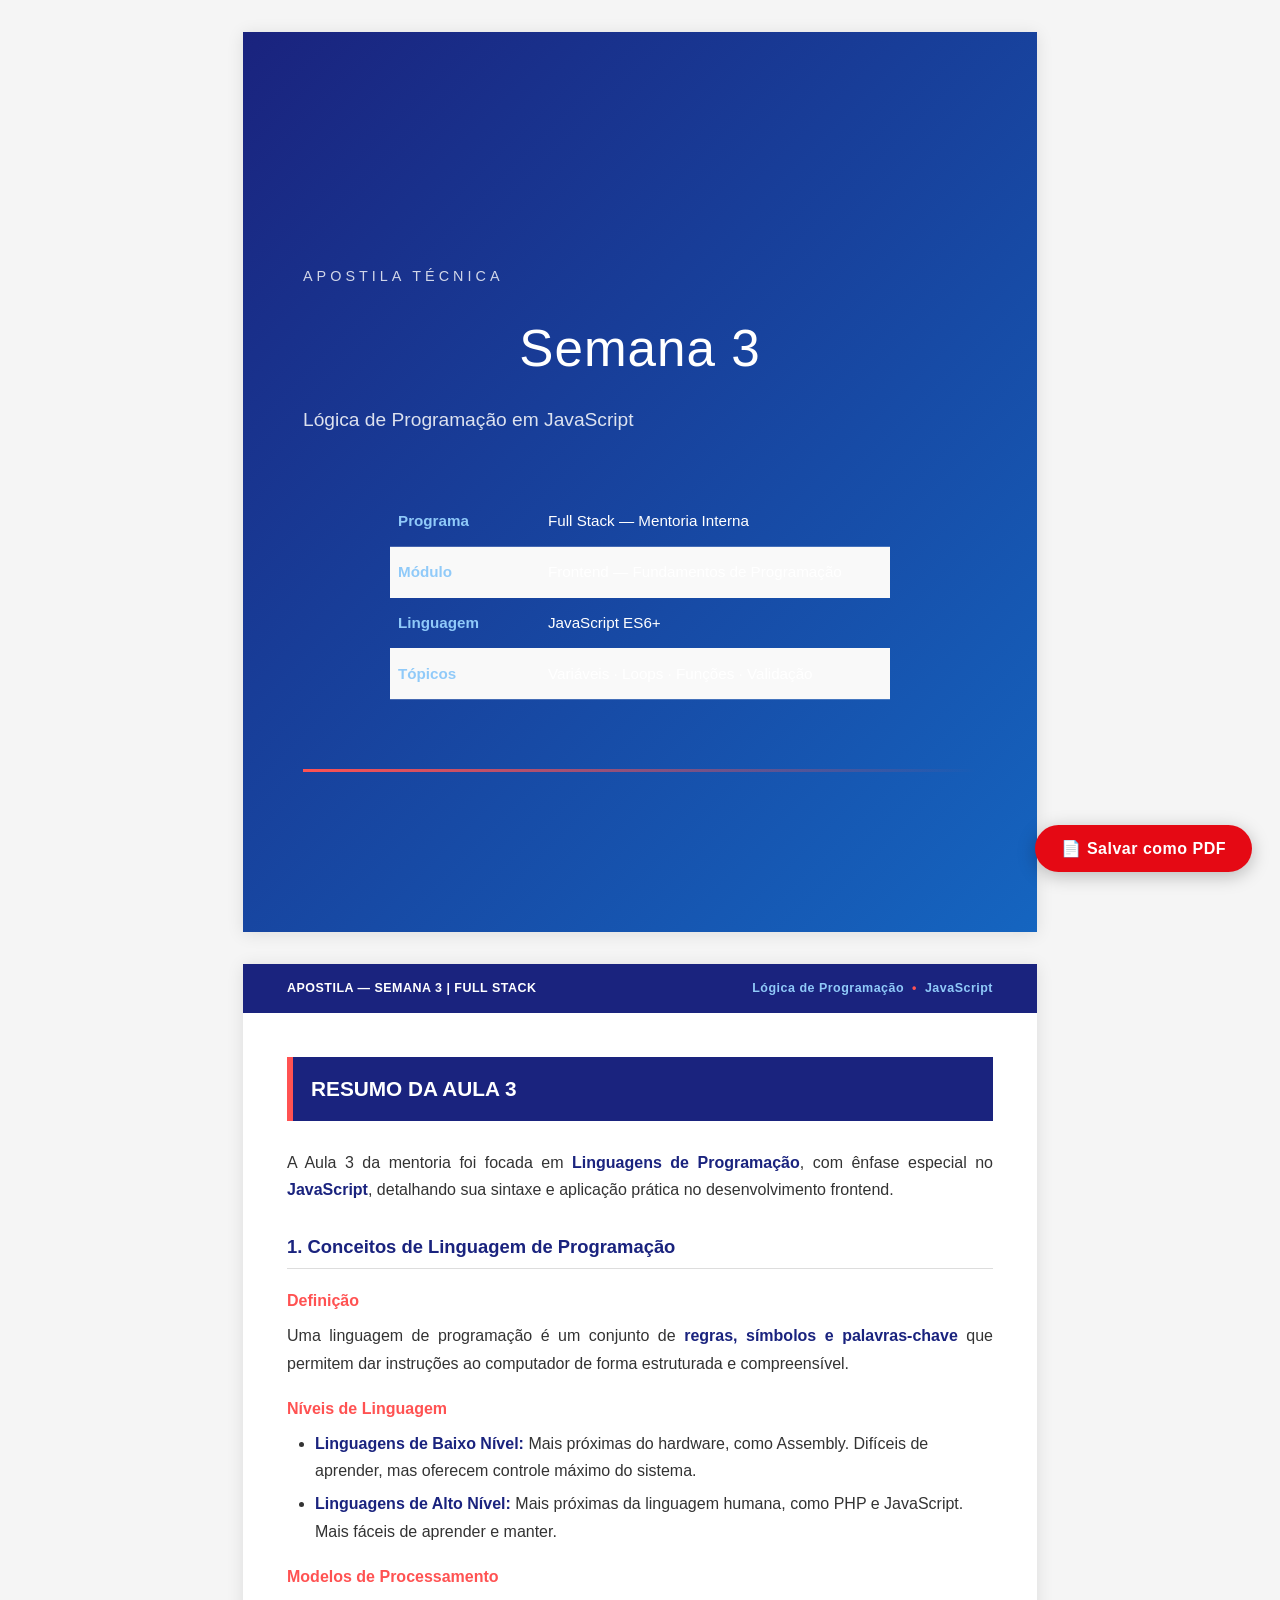
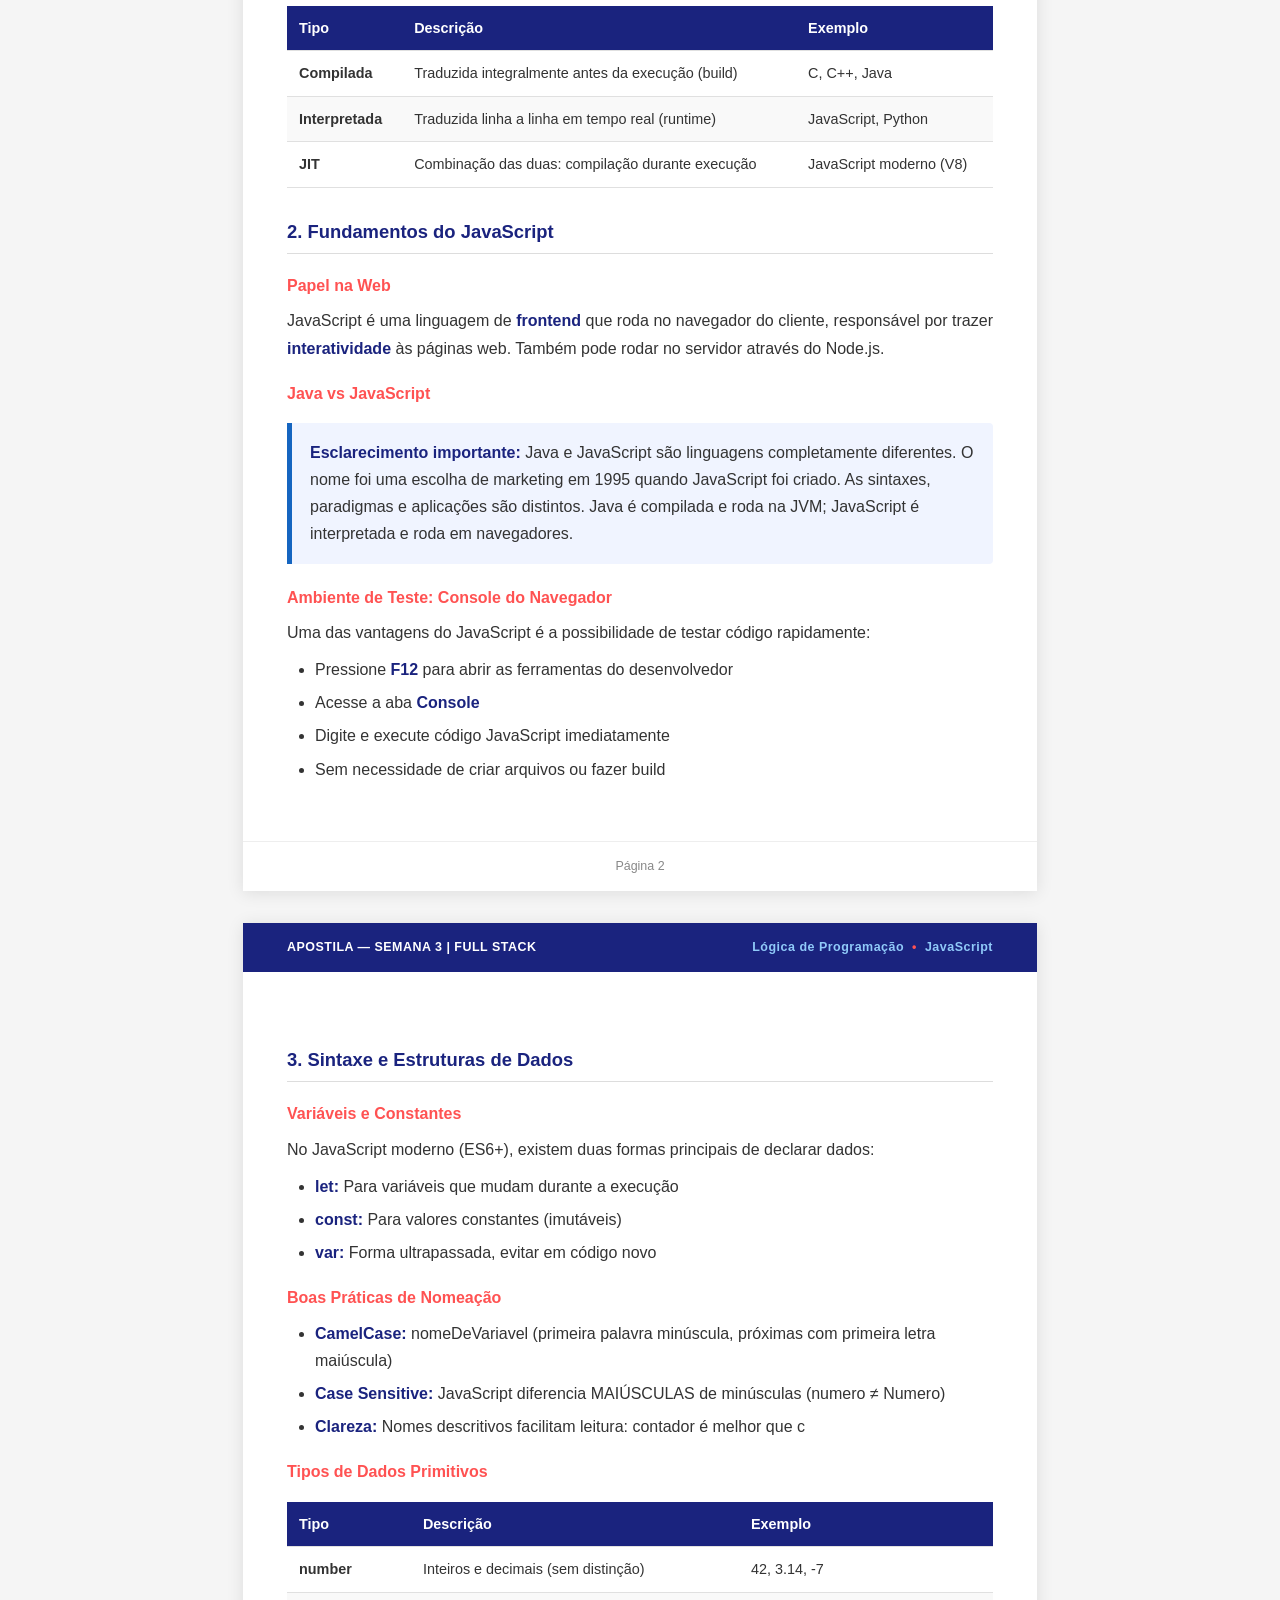
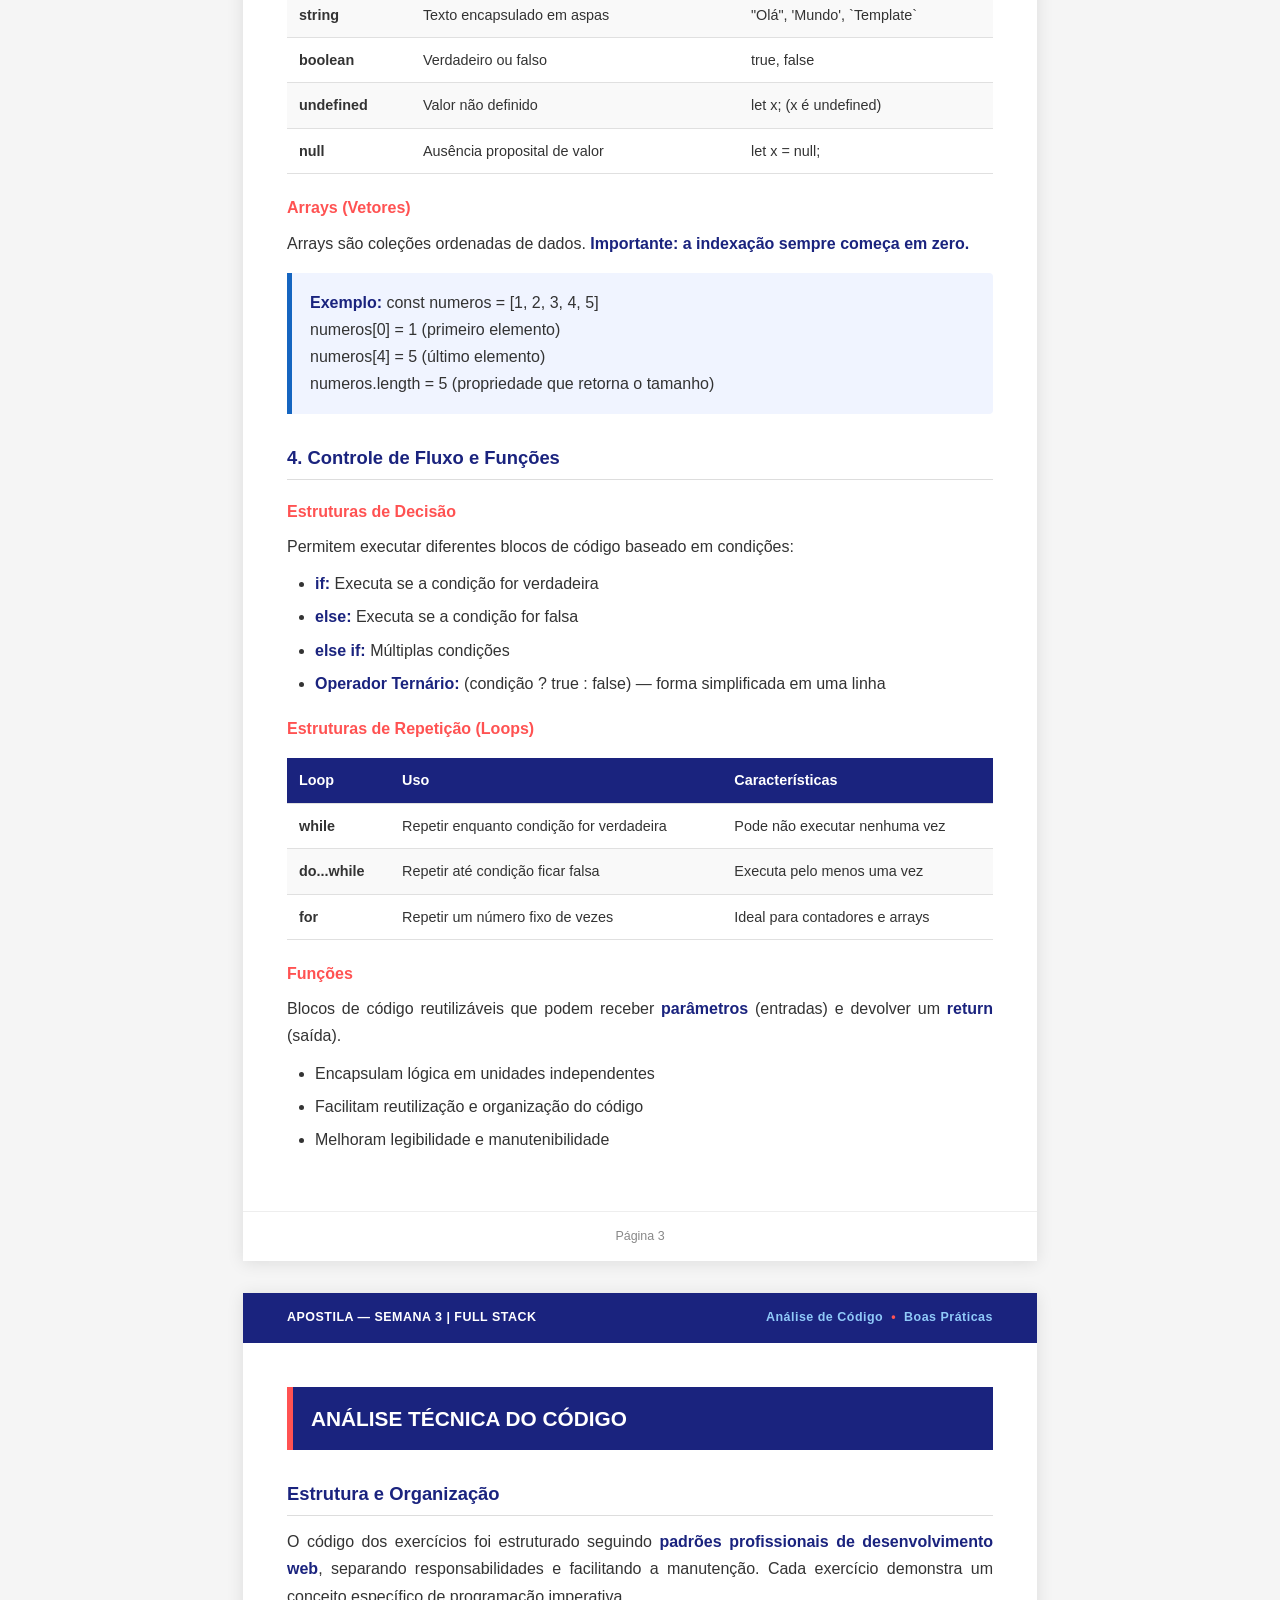
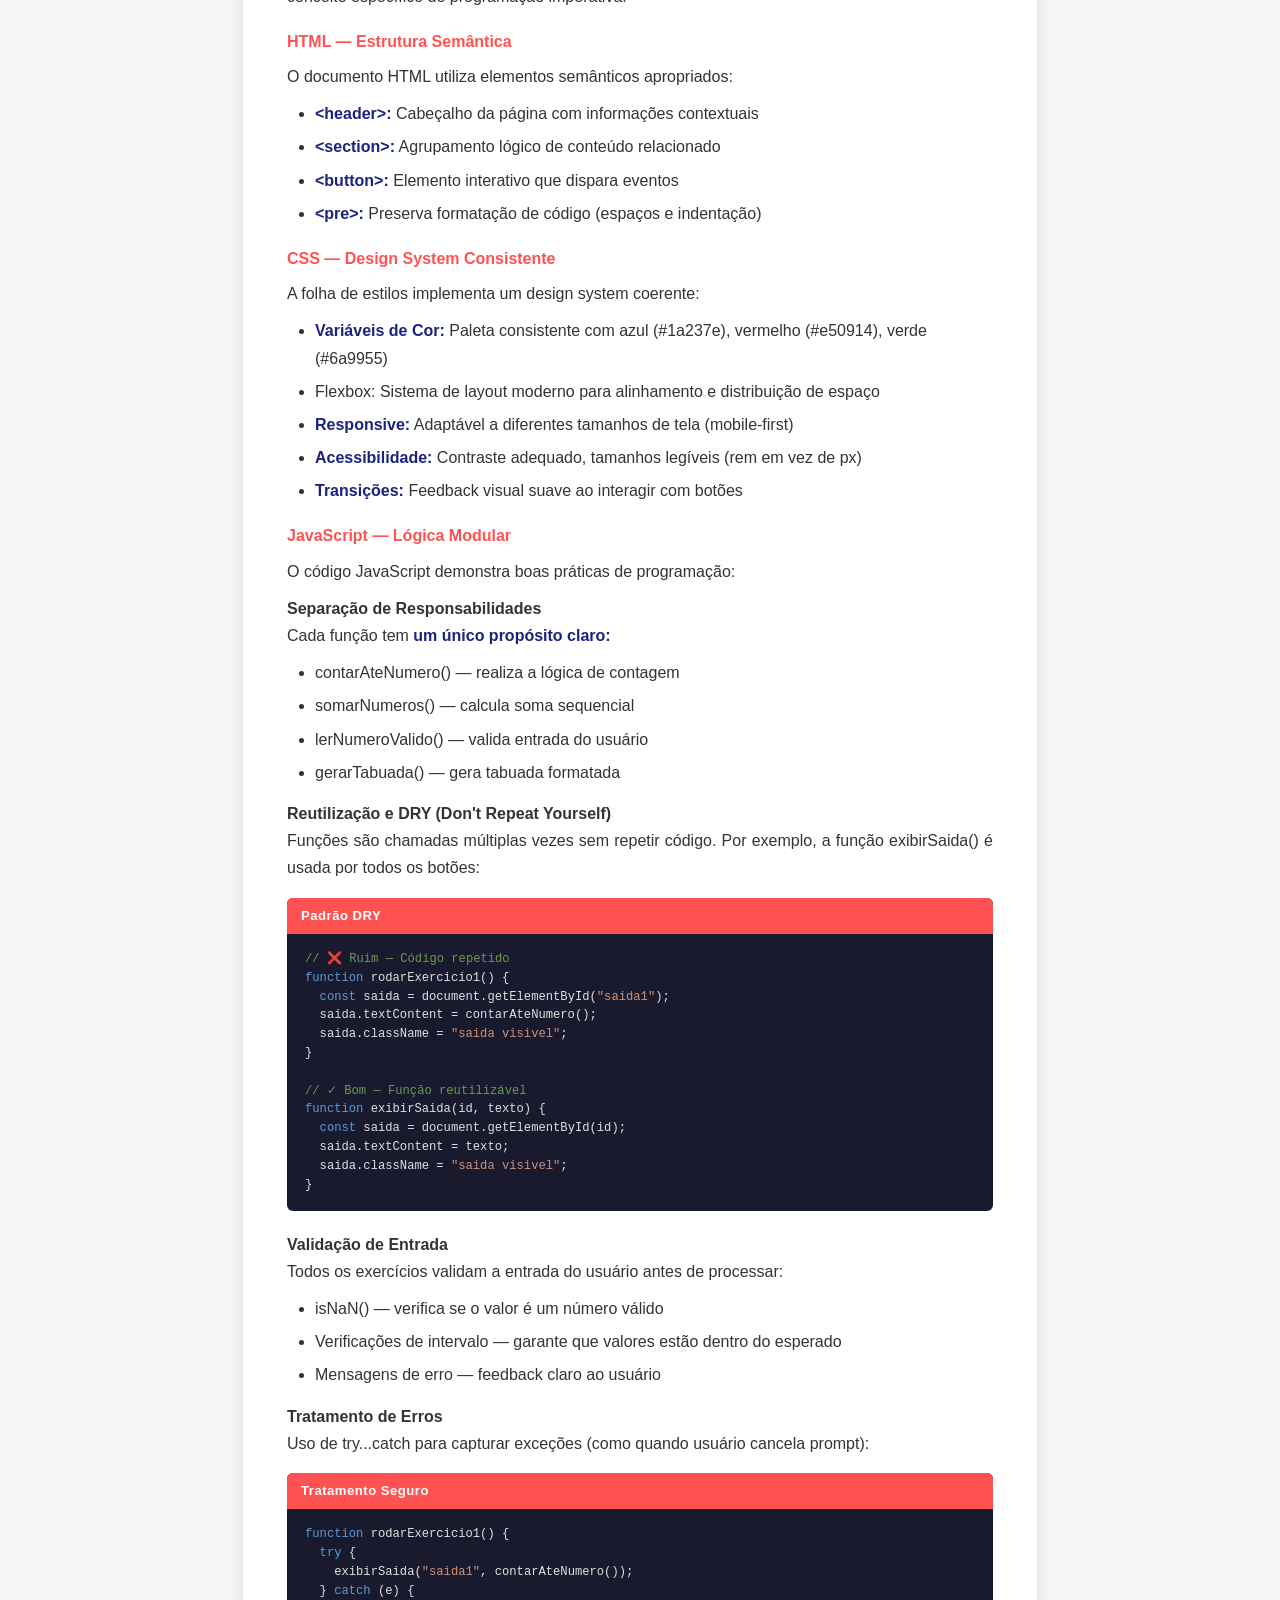
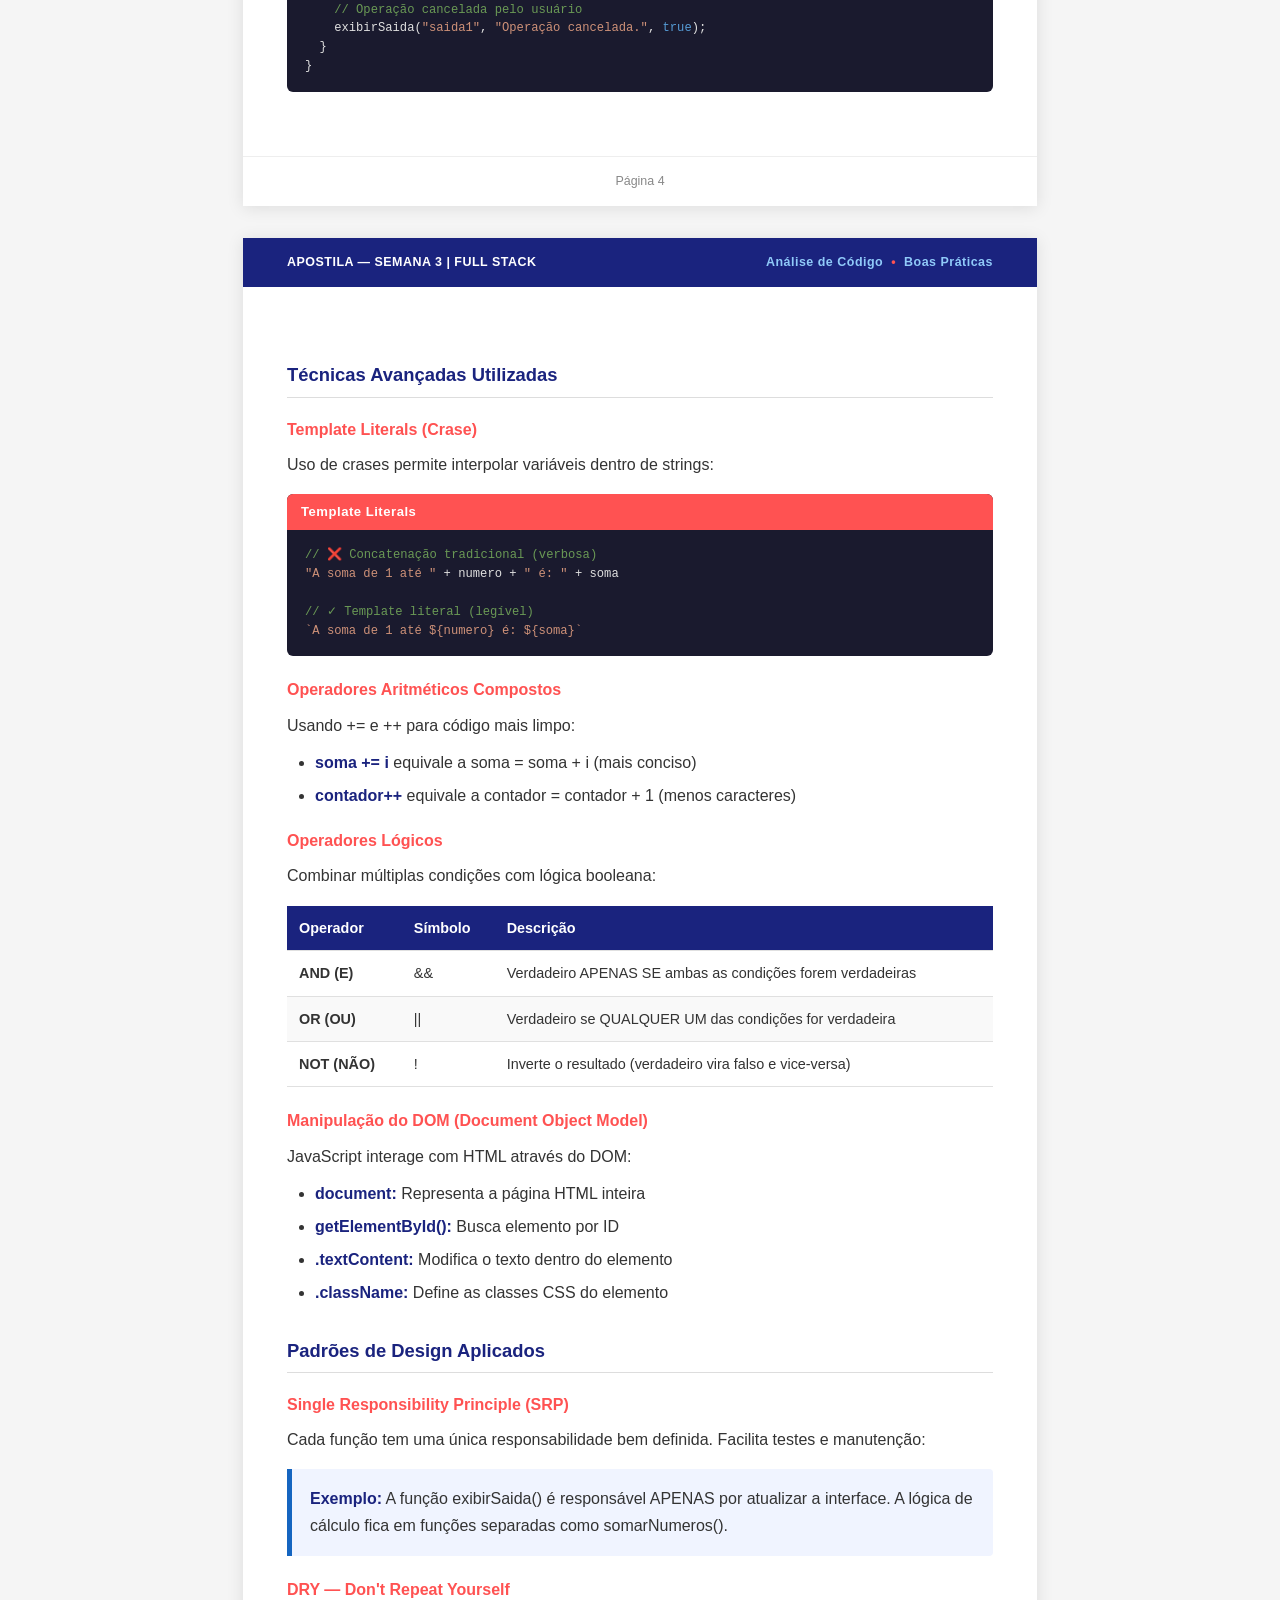
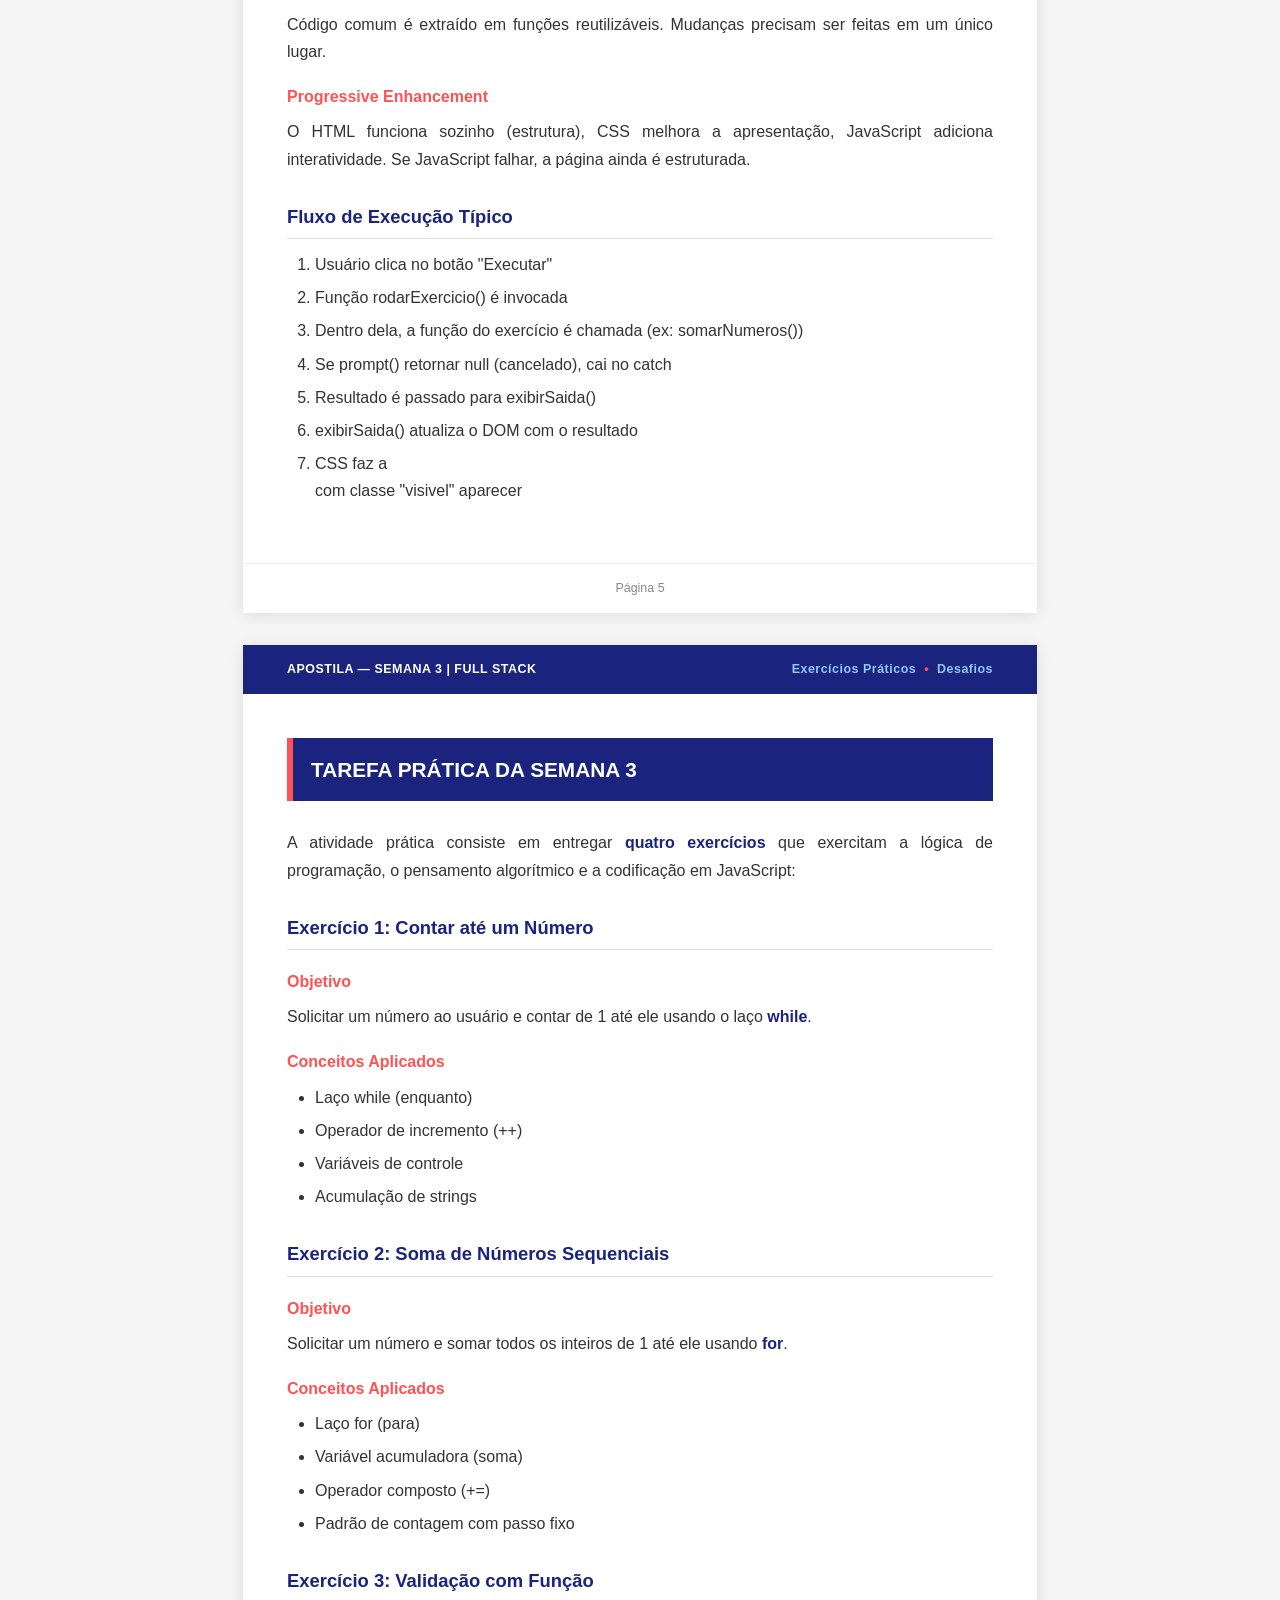
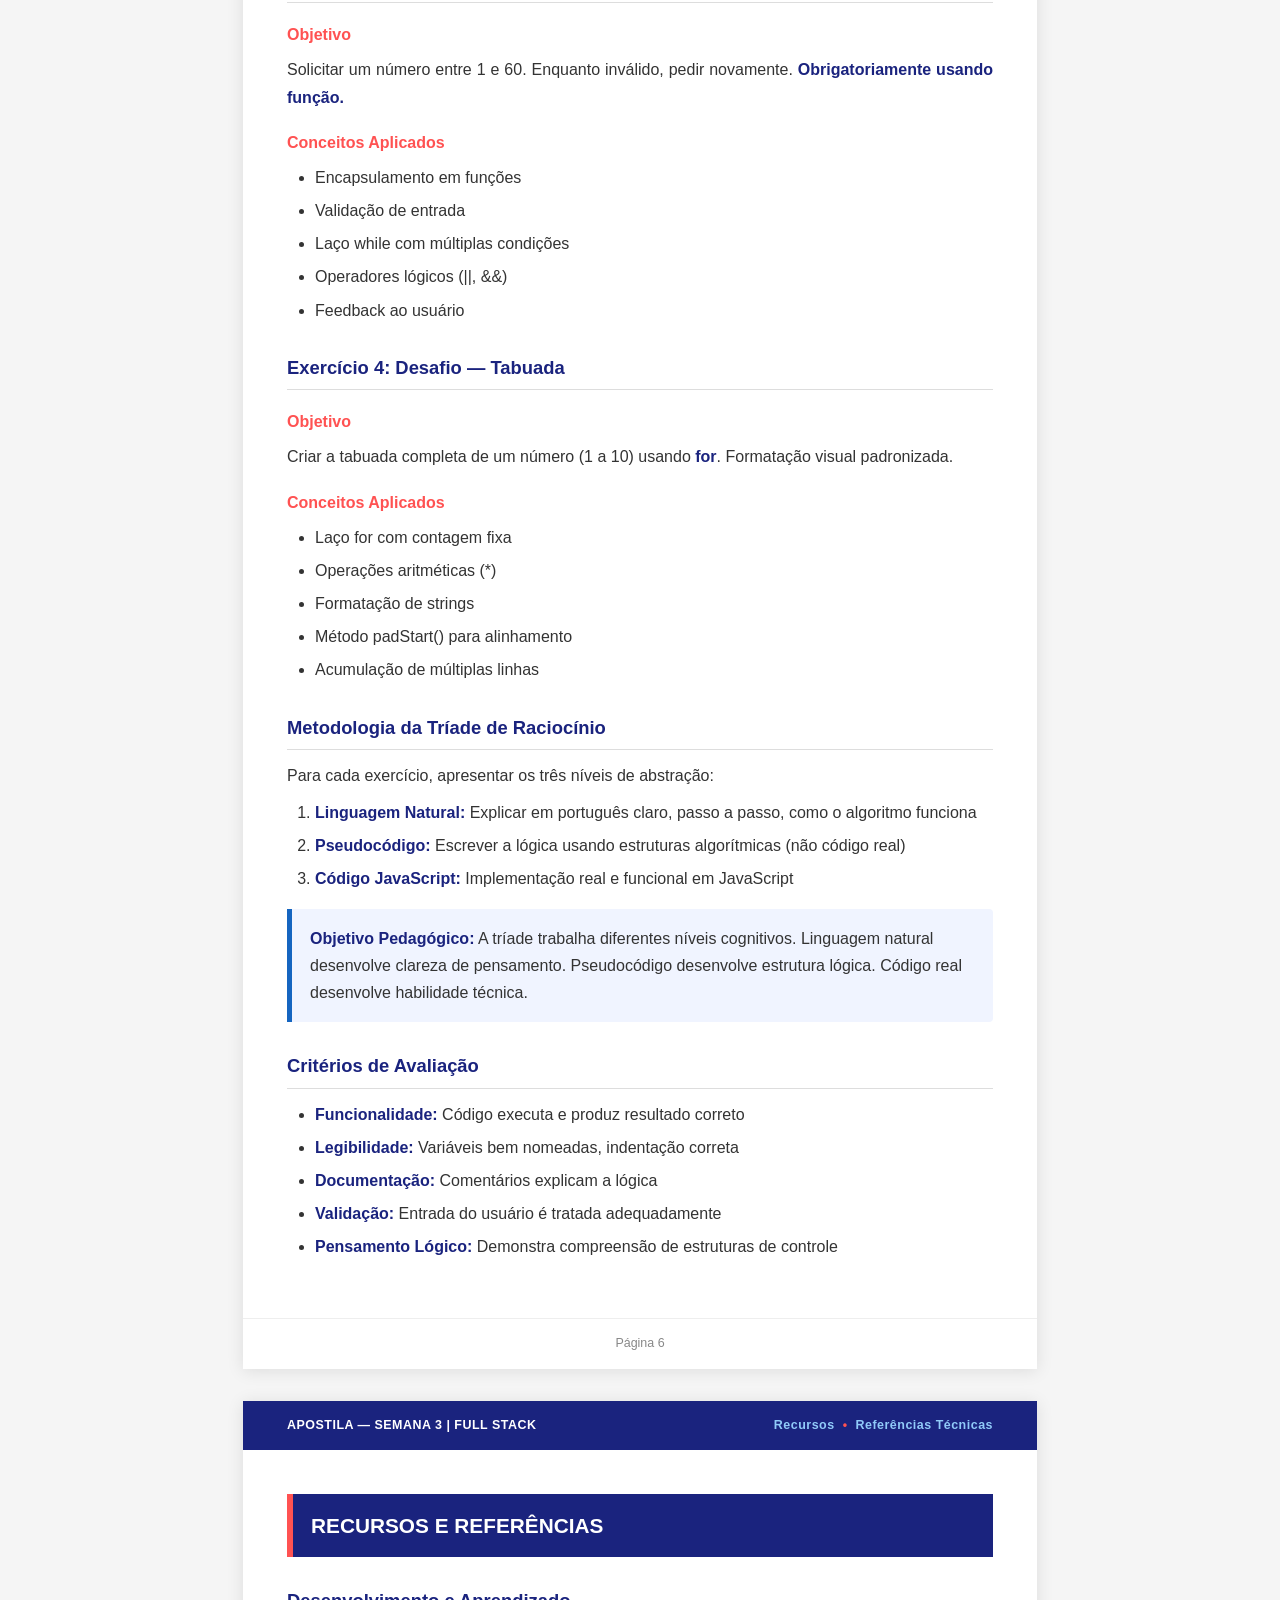
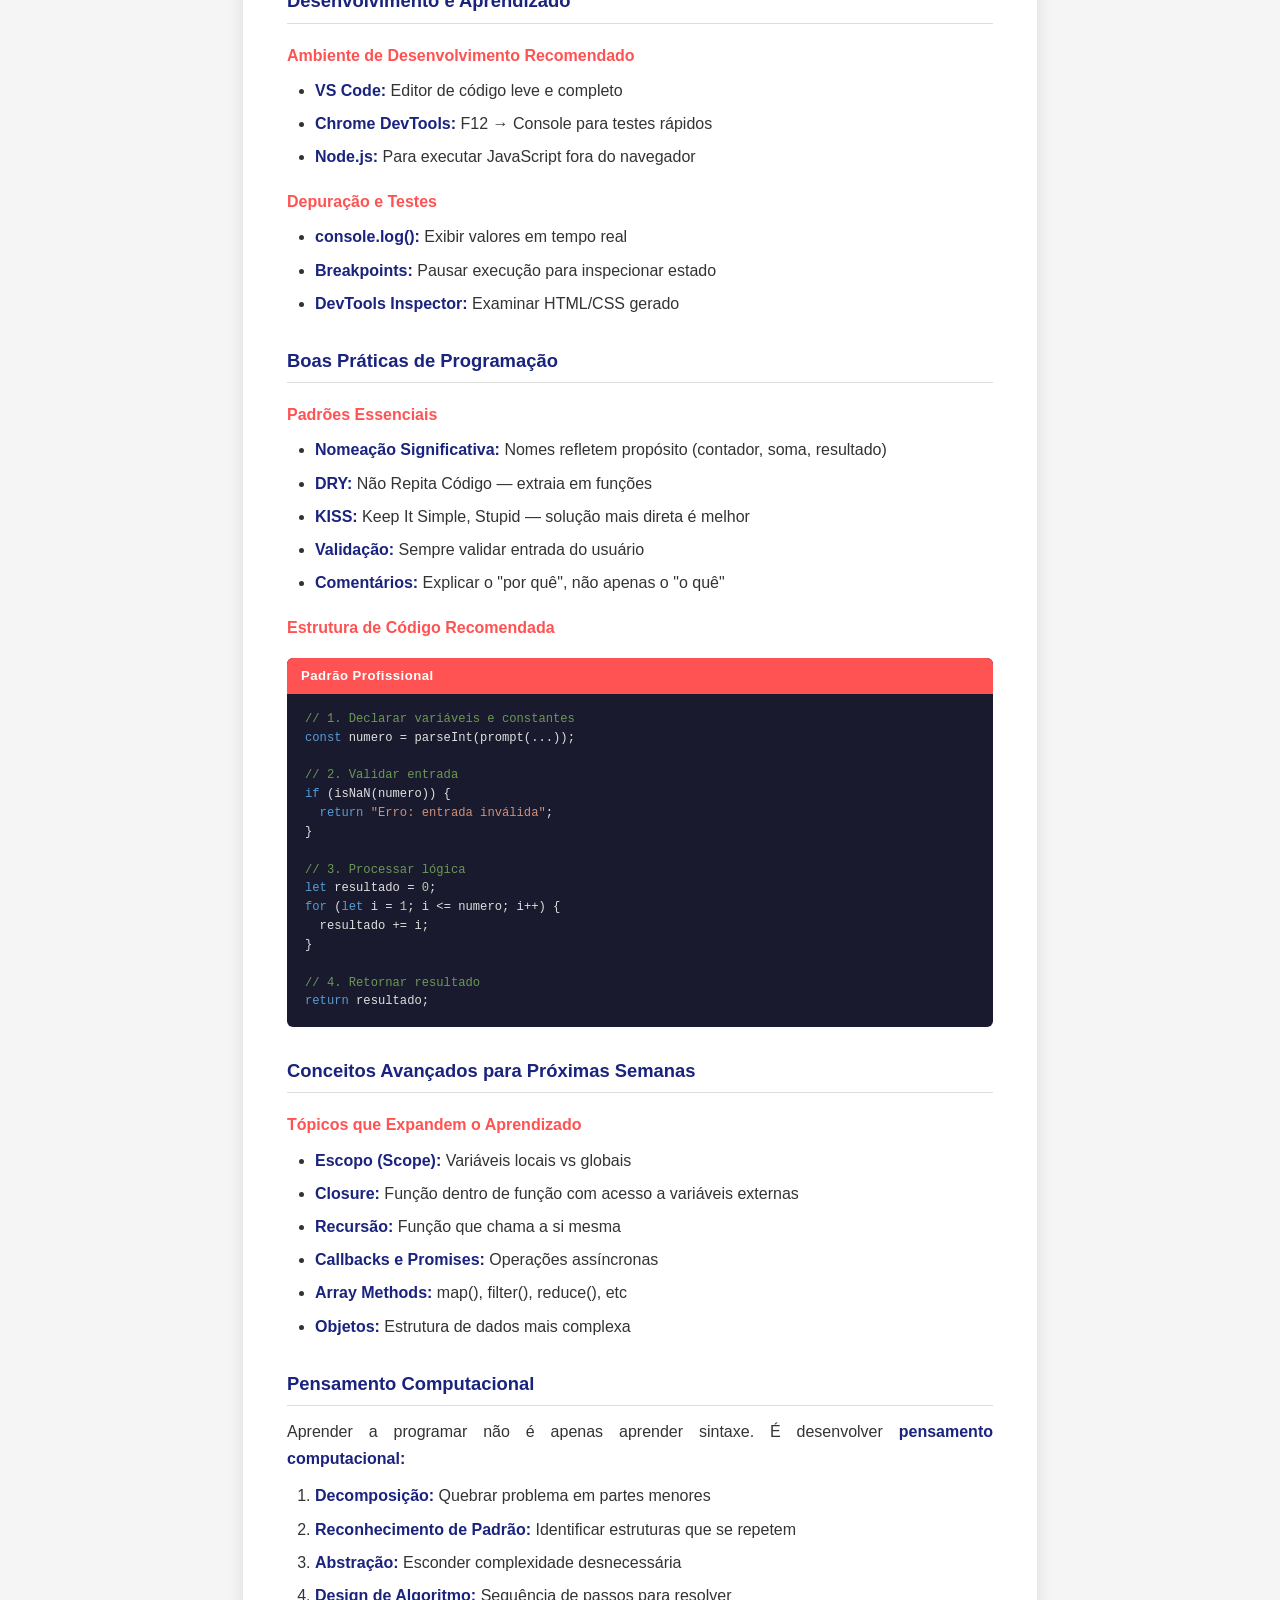
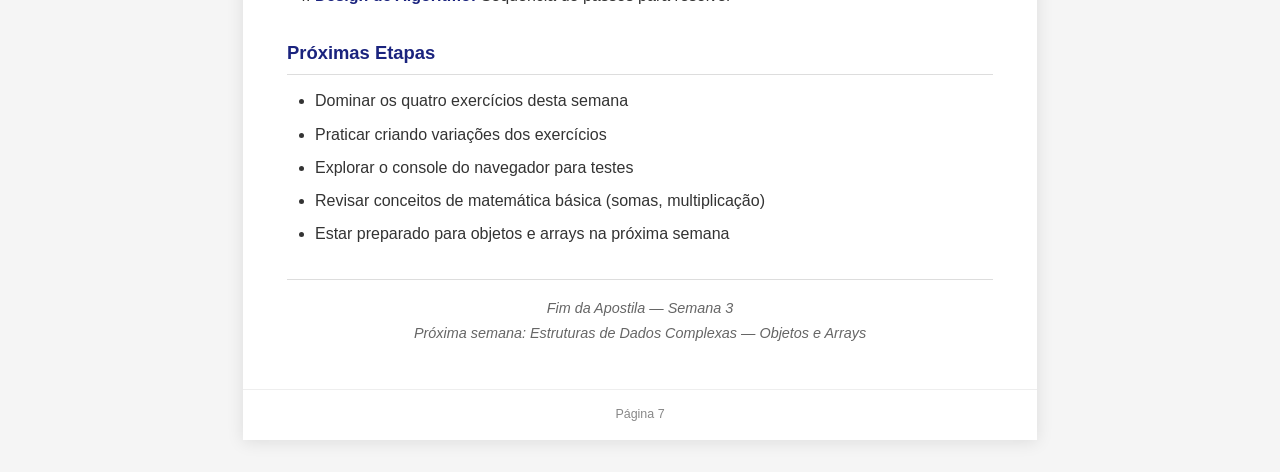
<file: Semana 3/apostila_semana3.html>
<!DOCTYPE html>
<html lang="pt-BR">
<head>
  <meta charset="UTF-8" />
  <meta name="viewport" content="width=device-width, initial-scale=1.0" />
  <title>Apostila — Semana 3 | Lógica de Programação em JavaScript</title>
  <style>
    * { box-sizing: border-box; margin: 0; padding: 0; }

    body {
      font-family: 'Segoe UI', Tahoma, Geneva, Verdana, sans-serif;
      background: #f5f5f5;
      color: #333;
      line-height: 1.7;
    }

    /* ──────────────────────────────────
       BOTÃO SALVAR PDF — Fixed Position
    ────────────────────────────────── */
    #btn-pdf {
      position: fixed;
      bottom: 28px;
      right: 28px;
      z-index: 9999;
      background: #e50914;
      color: #fff;
      border: none;
      padding: 14px 26px;
      font-size: 1rem;
      font-weight: 700;
      border-radius: 50px;
      cursor: pointer;
      box-shadow: 0 4px 18px rgba(0,0,0,0.25);
      transition: background 0.2s, transform 0.15s;
      letter-spacing: 0.5px;
    }
    #btn-pdf:hover { background: #b2070f; transform: translateY(-2px); }
    #btn-pdf:active { transform: translateY(0); }
    @media print { #btn-pdf { display: none !important; } }

    .page {
      width: 794px;
      margin: 32px auto;
      background: #fff;
      box-shadow: 0 2px 16px rgba(0,0,0,0.1);
      page-break-after: always;
    }

    /* ──────────────────────────────────
       CAPA
    ────────────────────────────────── */
    .capa {
      background: linear-gradient(135deg, #1a237e 0%, #1565c0 100%);
      color: #fff;
      padding: 80px 60px;
      text-align: center;
      min-height: 900px;
      display: flex;
      flex-direction: column;
      justify-content: center;
      position: relative;
      overflow: hidden;
    }

    .capa::before {
      content: '';
      position: absolute;
      top: -50%;
      right: -10%;
      width: 400px;
      height: 400px;
      background: rgba(255,255,255,0.05);
      border-radius: 50%;
    }

    .capa .label {
      font-size: 0.9rem;
      letter-spacing: 4px;
      text-transform: uppercase;
      opacity: 0.8;
      margin-bottom: 16px;
    }

    .capa h1 {
      font-size: 3.2rem;
      font-weight: 300;
      margin-bottom: 12px;
      letter-spacing: 1px;
    }

    .capa .subtitulo {
      font-size: 1.2rem;
      opacity: 0.85;
      margin-bottom: 60px;
    }

    .capa-tabela {
      width: 100%;
      color: #fff;
      border-collapse: collapse;
      margin: 0 auto;
      max-width: 500px;
    }

    .capa-tabela td {
      padding: 12px 8px;
      font-size: 0.95rem;
      border-bottom: 1px solid rgba(255,255,255,0.2);
    }

    .capa-tabela td:first-child {
      color: #90caf9;
      font-weight: 700;
      width: 150px;
    }

    .linha-vermelha {
      position: absolute;
      bottom: 160px;
      left: 60px;
      right: 60px;
      height: 3px;
      background: linear-gradient(to right, #ff5252, transparent);
    }

    /* ──────────────────────────────────
       HEADER PÁGINAS INTERNAS
    ────────────────────────────────── */
    .page-header {
      background: #1a237e;
      color: #fff;
      padding: 14px 44px;
      display: flex;
      justify-content: space-between;
      align-items: center;
      font-size: 0.78rem;
      font-weight: 600;
      letter-spacing: 0.5px;
    }

    .page-header .direita { color: #90caf9; }
    .page-header .direita span { color: #ff5252; margin: 0 4px; }

    .page-body {
      padding: 44px;
      min-height: 800px;
    }

    /* ──────────────────────────────────
       FOOTER
    ────────────────────────────────── */
    .page-footer {
      text-align: center;
      padding: 14px;
      color: #888;
      font-size: 0.78rem;
      border-top: 1px solid #eee;
    }

    /* ──────────────────────────────────
       TÍTULOS E HIERARQUIA
    ────────────────────────────────── */
    .secao-titulo {
      background: #1a237e;
      color: #fff;
      padding: 14px 18px;
      font-size: 1.3rem;
      font-weight: 700;
      margin-bottom: 28px;
      border-left: 6px solid #ff5252;
    }

    h2 {
      font-size: 1.15rem;
      font-weight: 700;
      color: #1a237e;
      margin: 28px 0 12px;
      padding-bottom: 6px;
      border-bottom: 1px solid #ddd;
    }

    h3 {
      font-size: 1rem;
      font-weight: 700;
      color: #ff5252;
      margin: 18px 0 8px;
    }

    /* ──────────────────────────────────
       PARÁGRAFOS E LISTAS
    ────────────────────────────────── */
    p {
      margin-bottom: 10px;
      text-align: justify;
    }

    .destaque {
      font-weight: 700;
      color: #1a237e;
    }

    ul, ol {
      padding-left: 28px;
      margin-bottom: 14px;
    }

    li {
      margin-bottom: 6px;
    }

    /* ──────────────────────────────────
       CAIXAS INFORMATIVAS
    ────────────────────────────────── */
    .info-box {
      background: #f0f4ff;
      border-left: 5px solid #1565c0;
      padding: 16px 18px;
      margin: 16px 0 20px;
      border-radius: 0 4px 4px 0;
    }

    .info-box strong { color: #1a237e; }

    /* ──────────────────────────────────
       BLOCOS DE CÓDIGO
    ────────────────────────────────── */
    .codigo-box {
      background: #1a1a2e;
      border-radius: 6px;
      margin: 16px 0 20px;
      overflow: hidden;
    }

    .codigo-label {
      background: #ff5252;
      color: #fff;
      padding: 7px 14px;
      font-size: 0.82rem;
      font-weight: 700;
      letter-spacing: 0.5px;
    }

    pre {
      font-family: 'Cascadia Code', 'Consolas', monospace;
      font-size: 0.76rem;
      line-height: 1.55;
      padding: 16px 18px;
      color: #e0e0e0;
      white-space: pre-wrap;
      word-break: break-word;
      overflow-x: auto;
    }

    .kw  { color: #569cd6; }
    .fn  { color: #dcdcaa; }
    .str { color: #ce9178; }
    .num { color: #b5cea8; }
    .cmt { color: #6a9955; }
    .op  { color: #d4d4d4; }

    /* ──────────────────────────────────
       TABELAS
    ────────────────────────────────── */
    table {
      width: 100%;
      border-collapse: collapse;
      margin: 16px 0 20px;
      font-size: 0.9rem;
    }

    thead {
      background: #1a237e;
      color: #fff;
    }

    th, td {
      padding: 10px 12px;
      text-align: left;
      border-bottom: 1px solid #e0e0e0;
    }

    tbody tr:nth-child(even) { background: #f9f9f9; }

    /* ──────────────────────────────────
       SEPARADORES
    ────────────────────────────────── */
    .divider {
      border: none;
      border-top: 1px solid #ddd;
      margin: 28px 0;
    }

    /* ──────────────────────────────────
       RODAPÉ APOSTILA
    ────────────────────────────────── */
    .fim-apostila {
      text-align: center;
      color: #666;
      font-size: 0.9rem;
      margin-top: 32px;
      padding-top: 16px;
      border-top: 1px solid #ddd;
      font-style: italic;
    }

    @media print {
      body { background: #fff; }
      .page {
        width: 100%;
        margin: 0;
        box-shadow: none;
      }
      @page { margin: 0; size: A4; }
    }
  </style>
</head>
<body>

<!-- Botão Salvar PDF -->
<button id="btn-pdf" onclick="window.print()">📄 Salvar como PDF</button>

<!-- ════════════════════════════════════════════════════════════════
     PÁGINA 1 — CAPA
════════════════════════════════════════════════════════════════ -->
<div class="page">
  <div class="capa">
    <p class="label">Apostila Técnica</p>
    <h1>Semana 3</h1>
    <p class="subtitulo">Lógica de Programação em JavaScript</p>

    <table class="capa-tabela">
      <tr>
        <td>Programa</td>
        <td>Full Stack — Mentoria Interna</td>
      </tr>
      <tr>
        <td>Módulo</td>
        <td>Frontend — Fundamentos de Programação</td>
      </tr>
      <tr>
        <td>Linguagem</td>
        <td>JavaScript ES6+</td>
      </tr>
      <tr>
        <td>Tópicos</td>
        <td>Variáveis · Loops · Funções · Validação</td>
      </tr>
    </table>

    <div class="linha-vermelha"></div>
  </div>
</div>

<!-- ════════════════════════════════════════════════════════════════
     PÁGINA 2 — RESUMO DA AULA
════════════════════════════════════════════════════════════════ -->
<div class="page">
  <div class="page-header">
    <span>APOSTILA — SEMANA 3 | FULL STACK</span>
    <span class="direita">Lógica de Programação <span>•</span> JavaScript</span>
  </div>
  <div class="page-body">

    <div class="secao-titulo">RESUMO DA AULA 3</div>

    <p>A Aula 3 da mentoria foi focada em <span class="destaque">Linguagens de Programação</span>, com ênfase especial no <span class="destaque">JavaScript</span>, detalhando sua sintaxe e aplicação prática no desenvolvimento frontend.</p>

    <h2>1. Conceitos de Linguagem de Programação</h2>

    <h3>Definição</h3>
    <p>Uma linguagem de programação é um conjunto de <span class="destaque">regras, símbolos e palavras-chave</span> que permitem dar instruções ao computador de forma estruturada e compreensível.</p>

    <h3>Níveis de Linguagem</h3>
    <ul>
      <li><span class="destaque">Linguagens de Baixo Nível:</span> Mais próximas do hardware, como Assembly. Difíceis de aprender, mas oferecem controle máximo do sistema.</li>
      <li><span class="destaque">Linguagens de Alto Nível:</span> Mais próximas da linguagem humana, como PHP e JavaScript. Mais fáceis de aprender e manter.</li>
    </ul>

    <h3>Modelos de Processamento</h3>
    <table>
      <thead>
        <tr>
          <th>Tipo</th>
          <th>Descrição</th>
          <th>Exemplo</th>
        </tr>
      </thead>
      <tbody>
        <tr>
          <td><strong>Compilada</strong></td>
          <td>Traduzida integralmente antes da execução (build)</td>
          <td>C, C++, Java</td>
        </tr>
        <tr>
          <td><strong>Interpretada</strong></td>
          <td>Traduzida linha a linha em tempo real (runtime)</td>
          <td>JavaScript, Python</td>
        </tr>
        <tr>
          <td><strong>JIT</strong></td>
          <td>Combinação das duas: compilação durante execução</td>
          <td>JavaScript moderno (V8)</td>
        </tr>
      </tbody>
    </table>

    <h2>2. Fundamentos do JavaScript</h2>

    <h3>Papel na Web</h3>
    <p>JavaScript é uma linguagem de <span class="destaque">frontend</span> que roda no navegador do cliente, responsável por trazer <span class="destaque">interatividade</span> às páginas web. Também pode rodar no servidor através do Node.js.</p>

    <h3>Java vs JavaScript</h3>
    <div class="info-box">
      <strong>Esclarecimento importante:</strong> Java e JavaScript são linguagens completamente diferentes. O nome foi uma escolha de marketing em 1995 quando JavaScript foi criado. As sintaxes, paradigmas e aplicações são distintos. Java é compilada e roda na JVM; JavaScript é interpretada e roda em navegadores.
    </div>

    <h3>Ambiente de Teste: Console do Navegador</h3>
    <p>Uma das vantagens do JavaScript é a possibilidade de testar código rapidamente:</p>
    <ul>
      <li>Pressione <span class="destaque">F12</span> para abrir as ferramentas do desenvolvedor</li>
      <li>Acesse a aba <span class="destaque">Console</span></li>
      <li>Digite e execute código JavaScript imediatamente</li>
      <li>Sem necessidade de criar arquivos ou fazer build</li>
    </ul>

  </div>
  <div class="page-footer">Página 2</div>
</div>

<!-- ════════════════════════════════════════════════════════════════
     PÁGINA 3 — RESUMO CONTINUADO
════════════════════════════════════════════════════════════════ -->
<div class="page">
  <div class="page-header">
    <span>APOSTILA — SEMANA 3 | FULL STACK</span>
    <span class="direita">Lógica de Programação <span>•</span> JavaScript</span>
  </div>
  <div class="page-body">

    <h2>3. Sintaxe e Estruturas de Dados</h2>

    <h3>Variáveis e Constantes</h3>
    <p>No JavaScript moderno (ES6+), existem duas formas principais de declarar dados:</p>
    <ul>
      <li><span class="destaque">let:</span> Para variáveis que mudam durante a execução</li>
      <li><span class="destaque">const:</span> Para valores constantes (imutáveis)</li>
      <li><span class="destaque">var:</span> Forma ultrapassada, evitar em código novo</li>
    </ul>

    <h3>Boas Práticas de Nomeação</h3>
    <ul>
      <li><span class="destaque">CamelCase:</span> nomeDeVariavel (primeira palavra minúscula, próximas com primeira letra maiúscula)</li>
      <li><span class="destaque">Case Sensitive:</span> JavaScript diferencia MAIÚSCULAS de minúsculas (numero ≠ Numero)</li>
      <li><span class="destaque">Clareza:</span> Nomes descritivos facilitam leitura: contador é melhor que c</li>
    </ul>

    <h3>Tipos de Dados Primitivos</h3>
    <table>
      <thead>
        <tr>
          <th>Tipo</th>
          <th>Descrição</th>
          <th>Exemplo</th>
        </tr>
      </thead>
      <tbody>
        <tr>
          <td><strong>number</strong></td>
          <td>Inteiros e decimais (sem distinção)</td>
          <td>42, 3.14, -7</td>
        </tr>
        <tr>
          <td><strong>string</strong></td>
          <td>Texto encapsulado em aspas</td>
          <td>"Olá", 'Mundo', `Template`</td>
        </tr>
        <tr>
          <td><strong>boolean</strong></td>
          <td>Verdadeiro ou falso</td>
          <td>true, false</td>
        </tr>
        <tr>
          <td><strong>undefined</strong></td>
          <td>Valor não definido</td>
          <td>let x; (x é undefined)</td>
        </tr>
        <tr>
          <td><strong>null</strong></td>
          <td>Ausência proposital de valor</td>
          <td>let x = null;</td>
        </tr>
      </tbody>
    </table>

    <h3>Arrays (Vetores)</h3>
    <p>Arrays são coleções ordenadas de dados. <span class="destaque">Importante: a indexação sempre começa em zero.</span></p>
    <div class="info-box">
      <strong>Exemplo:</strong> const numeros = [1, 2, 3, 4, 5]<br>
      numeros[0] = 1 (primeiro elemento)<br>
      numeros[4] = 5 (último elemento)<br>
      numeros.length = 5 (propriedade que retorna o tamanho)
    </div>

    <h2>4. Controle de Fluxo e Funções</h2>

    <h3>Estruturas de Decisão</h3>
    <p>Permitem executar diferentes blocos de código baseado em condições:</p>
    <ul>
      <li><span class="destaque">if:</span> Executa se a condição for verdadeira</li>
      <li><span class="destaque">else:</span> Executa se a condição for falsa</li>
      <li><span class="destaque">else if:</span> Múltiplas condições</li>
      <li><span class="destaque">Operador Ternário:</span> (condição ? true : false) — forma simplificada em uma linha</li>
    </ul>

    <h3>Estruturas de Repetição (Loops)</h3>
    <table>
      <thead>
        <tr>
          <th>Loop</th>
          <th>Uso</th>
          <th>Características</th>
        </tr>
      </thead>
      <tbody>
        <tr>
          <td><strong>while</strong></td>
          <td>Repetir enquanto condição for verdadeira</td>
          <td>Pode não executar nenhuma vez</td>
        </tr>
        <tr>
          <td><strong>do...while</strong></td>
          <td>Repetir até condição ficar falsa</td>
          <td>Executa pelo menos uma vez</td>
        </tr>
        <tr>
          <td><strong>for</strong></td>
          <td>Repetir um número fixo de vezes</td>
          <td>Ideal para contadores e arrays</td>
        </tr>
      </tbody>
    </table>

    <h3>Funções</h3>
    <p>Blocos de código reutilizáveis que podem receber <span class="destaque">parâmetros</span> (entradas) e devolver um <span class="destaque">return</span> (saída).</p>
    <ul>
      <li>Encapsulam lógica em unidades independentes</li>
      <li>Facilitam reutilização e organização do código</li>
      <li>Melhoram legibilidade e manutenibilidade</li>
    </ul>

  </div>
  <div class="page-footer">Página 3</div>
</div>

<!-- ════════════════════════════════════════════════════════════════
     PÁGINA 4 — COMENTÁRIO SOBRE O CÓDIGO
════════════════════════════════════════════════════════════════ -->
<div class="page">
  <div class="page-header">
    <span>APOSTILA — SEMANA 3 | FULL STACK</span>
    <span class="direita">Análise de Código <span>•</span> Boas Práticas</span>
  </div>
  <div class="page-body">

    <div class="secao-titulo">ANÁLISE TÉCNICA DO CÓDIGO</div>

    <h2>Estrutura e Organização</h2>

    <p>O código dos exercícios foi estruturado seguindo <span class="destaque">padrões profissionais de desenvolvimento web</span>, separando responsabilidades e facilitando a manutenção. Cada exercício demonstra um conceito específico de programação imperativa.</p>

    <h3>HTML — Estrutura Semântica</h3>
    <p>O documento HTML utiliza elementos semânticos apropriados:</p>
    <ul>
      <li><span class="destaque">&lt;header&gt;:</span> Cabeçalho da página com informações contextuais</li>
      <li><span class="destaque">&lt;section&gt;:</span> Agrupamento lógico de conteúdo relacionado</li>
      <li><span class="destaque">&lt;button&gt;:</span> Elemento interativo que dispara eventos</li>
      <li><span class="destaque">&lt;pre&gt;:</span> Preserva formatação de código (espaços e indentação)</li>
    </ul>

    <h3>CSS — Design System Consistente</h3>
    <p>A folha de estilos implementa um design system coerente:</p>
    <ul>
      <li><span class="destaque">Variáveis de Cor:</span> Paleta consistente com azul (#1a237e), vermelho (#e50914), verde (#6a9955)</li>
      <li><span class="destache">Flexbox:</span> Sistema de layout moderno para alinhamento e distribuição de espaço</li>
      <li><span class="destaque">Responsive:</span> Adaptável a diferentes tamanhos de tela (mobile-first)</li>
      <li><span class="destaque">Acessibilidade:</span> Contraste adequado, tamanhos legíveis (rem em vez de px)</li>
      <li><span class="destaque">Transições:</span> Feedback visual suave ao interagir com botões</li>
    </ul>

    <h3>JavaScript — Lógica Modular</h3>
    <p>O código JavaScript demonstra boas práticas de programação:</p>

    <h4>Separação de Responsabilidades</h4>
    <p>Cada função tem <span class="destaque">um único propósito claro:</span></p>
    <ul>
      <li>contarAteNumero() — realiza a lógica de contagem</li>
      <li>somarNumeros() — calcula soma sequencial</li>
      <li>lerNumeroValido() — valida entrada do usuário</li>
      <li>gerarTabuada() — gera tabuada formatada</li>
    </ul>

    <h4>Reutilização e DRY (Don't Repeat Yourself)</h4>
    <p>Funções são chamadas múltiplas vezes sem repetir código. Por exemplo, a função exibirSaida() é usada por todos os botões:</p>
    <div class="codigo-box">
      <div class="codigo-label">Padrão DRY</div>
      <pre><span class="cmt">// ❌ Ruim — Código repetido</span>
<span class="kw">function</span> rodarExercicio1() {
  <span class="kw">const</span> saida = document.getElementById(<span class="str">"saida1"</span>);
  saida.textContent = contarAteNumero();
  saida.className = <span class="str">"saida visivel"</span>;
}

<span class="cmt">// ✓ Bom — Função reutilizável</span>
<span class="kw">function</span> exibirSaida(id, texto) {
  <span class="kw">const</span> saida = document.getElementById(id);
  saida.textContent = texto;
  saida.className = <span class="str">"saida visivel"</span>;
}</pre>
    </div>

    <h4>Validação de Entrada</h4>
    <p>Todos os exercícios validam a entrada do usuário antes de processar:</p>
    <ul>
      <li>isNaN() — verifica se o valor é um número válido</li>
      <li>Verificações de intervalo — garante que valores estão dentro do esperado</li>
      <li>Mensagens de erro — feedback claro ao usuário</li>
    </ul>

    <h4>Tratamento de Erros</h4>
    <p>Uso de try...catch para capturar exceções (como quando usuário cancela prompt):</p>
    <div class="codigo-box">
      <div class="codigo-label">Tratamento Seguro</div>
      <pre><span class="kw">function</span> rodarExercicio1() {
  <span class="kw">try</span> {
    exibirSaida(<span class="str">"saida1"</span>, contarAteNumero());
  } <span class="kw">catch</span> (e) {
    <span class="cmt">// Operação cancelada pelo usuário</span>
    exibirSaida(<span class="str">"saida1"</span>, <span class="str">"Operação cancelada."</span>, <span class="kw">true</span>);
  }
}</pre>
    </div>

  </div>
  <div class="page-footer">Página 4</div>
</div>

<!-- ════════════════════════════════════════════════════════════════
     PÁGINA 5 — ANÁLISE TÉCNICA CONTINUADA
════════════════════════════════════════════════════════════════ -->
<div class="page">
  <div class="page-header">
    <span>APOSTILA — SEMANA 3 | FULL STACK</span>
    <span class="direita">Análise de Código <span>•</span> Boas Práticas</span>
  </div>
  <div class="page-body">

    <h2>Técnicas Avançadas Utilizadas</h2>

    <h3>Template Literals (Crase)</h3>
    <p>Uso de crases permite interpolar variáveis dentro de strings:</p>
    <div class="codigo-box">
      <div class="codigo-label">Template Literals</div>
      <pre><span class="cmt">// ❌ Concatenação tradicional (verbosa)</span>
<span class="str">"A soma de 1 até "</span> + numero + <span class="str">" é: "</span> + soma

<span class="cmt">// ✓ Template literal (legível)</span>
<span class="str">`A soma de 1 até ${numero} é: ${soma}`</span></pre>
    </div>

    <h3>Operadores Aritméticos Compostos</h3>
    <p>Usando += e ++ para código mais limpo:</p>
    <ul>
      <li><span class="destaque">soma += i</span> equivale a soma = soma + i (mais conciso)</li>
      <li><span class="destaque">contador++</span> equivale a contador = contador + 1 (menos caracteres)</li>
    </ul>

    <h3>Operadores Lógicos</h3>
    <p>Combinar múltiplas condições com lógica booleana:</p>
    <table>
      <thead>
        <tr>
          <th>Operador</th>
          <th>Símbolo</th>
          <th>Descrição</th>
        </tr>
      </thead>
      <tbody>
        <tr>
          <td><strong>AND (E)</strong></td>
          <td>&&</td>
          <td>Verdadeiro APENAS SE ambas as condições forem verdadeiras</td>
        </tr>
        <tr>
          <td><strong>OR (OU)</strong></td>
          <td>||</td>
          <td>Verdadeiro se QUALQUER UM das condições for verdadeira</td>
        </tr>
        <tr>
          <td><strong>NOT (NÃO)</strong></td>
          <td>!</td>
          <td>Inverte o resultado (verdadeiro vira falso e vice-versa)</td>
        </tr>
      </tbody>
    </table>

    <h3>Manipulação do DOM (Document Object Model)</h3>
    <p>JavaScript interage com HTML através do DOM:</p>
    <ul>
      <li><span class="destaque">document:</span> Representa a página HTML inteira</li>
      <li><span class="destaque">getElementById():</span> Busca elemento por ID</li>
      <li><span class="destaque">.textContent:</span> Modifica o texto dentro do elemento</li>
      <li><span class="destaque">.className:</span> Define as classes CSS do elemento</li>
    </ul>

    <h2>Padrões de Design Aplicados</h2>

    <h3>Single Responsibility Principle (SRP)</h3>
    <p>Cada função tem uma única responsabilidade bem definida. Facilita testes e manutenção:</p>
    <div class="info-box">
      <strong>Exemplo:</strong> A função exibirSaida() é responsável APENAS por atualizar a interface. A lógica de cálculo fica em funções separadas como somarNumeros().
    </div>

    <h3>DRY — Don't Repeat Yourself</h3>
    <p>Código comum é extraído em funções reutilizáveis. Mudanças precisam ser feitas em um único lugar.</p>

    <h3>Progressive Enhancement</h3>
    <p>O HTML funciona sozinho (estrutura), CSS melhora a apresentação, JavaScript adiciona interatividade. Se JavaScript falhar, a página ainda é estruturada.</p>

    <h2>Fluxo de Execução Típico</h2>
    <ol>
      <li>Usuário clica no botão "Executar"</li>
      <li>Função rodarExercicio() é invocada</li>
      <li>Dentro dela, a função do exercício é chamada (ex: somarNumeros())</li>
      <li>Se prompt() retornar null (cancelado), cai no catch</li>
      <li>Resultado é passado para exibirSaida()</li>
      <li>exibirSaida() atualiza o DOM com o resultado</li>
      <li>CSS faz a <div> com classe "visivel" aparecer</li>
    </ol>

  </div>
  <div class="page-footer">Página 5</div>
</div>

<!-- ════════════════════════════════════════════════════════════════
     PÁGINA 6 — LISTA DE EXERCÍCIOS E DESAFIOS
════════════════════════════════════════════════════════════════ -->
<div class="page">
  <div class="page-header">
    <span>APOSTILA — SEMANA 3 | FULL STACK</span>
    <span class="direita">Exercícios Práticos <span>•</span> Desafios</span>
  </div>
  <div class="page-body">

    <div class="secao-titulo">TAREFA PRÁTICA DA SEMANA 3</div>

    <p>A atividade prática consiste em entregar <span class="destaque">quatro exercícios</span> que exercitam a lógica de programação, o pensamento algorítmico e a codificação em JavaScript:</p>

    <h2>Exercício 1: Contar até um Número</h2>
    <h3>Objetivo</h3>
    <p>Solicitar um número ao usuário e contar de 1 até ele usando o laço <span class="destaque">while</span>.</p>
    <h3>Conceitos Aplicados</h3>
    <ul>
      <li>Laço while (enquanto)</li>
      <li>Operador de incremento (++)</li>
      <li>Variáveis de controle</li>
      <li>Acumulação de strings</li>
    </ul>

    <h2>Exercício 2: Soma de Números Sequenciais</h2>
    <h3>Objetivo</h3>
    <p>Solicitar um número e somar todos os inteiros de 1 até ele usando <span class="destaque">for</span>.</p>
    <h3>Conceitos Aplicados</h3>
    <ul>
      <li>Laço for (para)</li>
      <li>Variável acumuladora (soma)</li>
      <li>Operador composto (+=)</li>
      <li>Padrão de contagem com passo fixo</li>
    </ul>

    <h2>Exercício 3: Validação com Função</h2>
    <h3>Objetivo</h3>
    <p>Solicitar um número entre 1 e 60. Enquanto inválido, pedir novamente. <span class="destaque">Obrigatoriamente usando função.</span></p>
    <h3>Conceitos Aplicados</h3>
    <ul>
      <li>Encapsulamento em funções</li>
      <li>Validação de entrada</li>
      <li>Laço while com múltiplas condições</li>
      <li>Operadores lógicos (||, &&)</li>
      <li>Feedback ao usuário</li>
    </ul>

    <h2>Exercício 4: Desafio — Tabuada</h2>
    <h3>Objetivo</h3>
    <p>Criar a tabuada completa de um número (1 a 10) usando <span class="destaque">for</span>. Formatação visual padronizada.</p>
    <h3>Conceitos Aplicados</h3>
    <ul>
      <li>Laço for com contagem fixa</li>
      <li>Operações aritméticas (*)</li>
      <li>Formatação de strings</li>
      <li>Método padStart() para alinhamento</li>
      <li>Acumulação de múltiplas linhas</li>
    </ul>

    <h2>Metodologia da Tríade de Raciocínio</h2>
    <p>Para cada exercício, apresentar os três níveis de abstração:</p>
    <ol>
      <li><span class="destaque">Linguagem Natural:</span> Explicar em português claro, passo a passo, como o algoritmo funciona</li>
      <li><span class="destaque">Pseudocódigo:</span> Escrever a lógica usando estruturas algorítmicas (não código real)</li>
      <li><span class="destaque">Código JavaScript:</span> Implementação real e funcional em JavaScript</li>
    </ol>

    <div class="info-box">
      <strong>Objetivo Pedagógico:</strong> A tríade trabalha diferentes níveis cognitivos. Linguagem natural desenvolve clareza de pensamento. Pseudocódigo desenvolve estrutura lógica. Código real desenvolve habilidade técnica.
    </div>

    <h2>Critérios de Avaliação</h2>
    <ul>
      <li><span class="destaque">Funcionalidade:</span> Código executa e produz resultado correto</li>
      <li><span class="destaque">Legibilidade:</span> Variáveis bem nomeadas, indentação correta</li>
      <li><span class="destaque">Documentação:</span> Comentários explicam a lógica</li>
      <li><span class="destaque">Validação:</span> Entrada do usuário é tratada adequadamente</li>
      <li><span class="destaque">Pensamento Lógico:</span> Demonstra compreensão de estruturas de controle</li>
    </ul>

  </div>
  <div class="page-footer">Página 6</div>
</div>

<!-- ════════════════════════════════════════════════════════════════
     PÁGINA 7 — RECURSOS E REFERÊNCIAS
════════════════════════════════════════════════════════════════ -->
<div class="page">
  <div class="page-header">
    <span>APOSTILA — SEMANA 3 | FULL STACK</span>
    <span class="direita">Recursos <span>•</span> Referências Técnicas</span>
  </div>
  <div class="page-body">

    <div class="secao-titulo">RECURSOS E REFERÊNCIAS</div>

    <h2>Desenvolvimento e Aprendizado</h2>

    <h3>Ambiente de Desenvolvimento Recomendado</h3>
    <ul>
      <li><span class="destaque">VS Code:</span> Editor de código leve e completo</li>
      <li><span class="destaque">Chrome DevTools:</span> F12 → Console para testes rápidos</li>
      <li><span class="destaque">Node.js:</span> Para executar JavaScript fora do navegador</li>
    </ul>

    <h3>Depuração e Testes</h3>
    <ul>
      <li><span class="destaque">console.log():</span> Exibir valores em tempo real</li>
      <li><span class="destaque">Breakpoints:</span> Pausar execução para inspecionar estado</li>
      <li><span class="destaque">DevTools Inspector:</span> Examinar HTML/CSS gerado</li>
    </ul>

    <h2>Boas Práticas de Programação</h2>

    <h3>Padrões Essenciais</h3>
    <ul>
      <li><span class="destaque">Nomeação Significativa:</span> Nomes refletem propósito (contador, soma, resultado)</li>
      <li><span class="destaque">DRY:</span> Não Repita Código — extraia em funções</li>
      <li><span class="destaque">KISS:</span> Keep It Simple, Stupid — solução mais direta é melhor</li>
      <li><span class="destaque">Validação:</span> Sempre validar entrada do usuário</li>
      <li><span class="destaque">Comentários:</span> Explicar o "por quê", não apenas o "o quê"</li>
    </ul>

    <h3>Estrutura de Código Recomendada</h3>
    <div class="codigo-box">
      <div class="codigo-label">Padrão Profissional</div>
      <pre><span class="cmt">// 1. Declarar variáveis e constantes</span>
<span class="kw">const</span> numero = parseInt(prompt(...));

<span class="cmt">// 2. Validar entrada</span>
<span class="kw">if</span> (isNaN(numero)) {
  <span class="kw">return</span> <span class="str">"Erro: entrada inválida"</span>;
}

<span class="cmt">// 3. Processar lógica</span>
<span class="kw">let</span> resultado = <span class="num">0</span>;
<span class="kw">for</span> (<span class="kw">let</span> i = <span class="num">1</span>; i &lt;= numero; i++) {
  resultado += i;
}

<span class="cmt">// 4. Retornar resultado</span>
<span class="kw">return</span> resultado;</pre>
    </div>

    <h2>Conceitos Avançados para Próximas Semanas</h2>

    <h3>Tópicos que Expandem o Aprendizado</h3>
    <ul>
      <li><span class="destaque">Escopo (Scope):</span> Variáveis locais vs globais</li>
      <li><span class="destaque">Closure:</span> Função dentro de função com acesso a variáveis externas</li>
      <li><span class="destaque">Recursão:</span> Função que chama a si mesma</li>
      <li><span class="destaque">Callbacks e Promises:</span> Operações assíncronas</li>
      <li><span class="destaque">Array Methods:</span> map(), filter(), reduce(), etc</li>
      <li><span class="destaque">Objetos:</span> Estrutura de dados mais complexa</li>
    </ul>

    <h2>Pensamento Computacional</h2>

    <p>Aprender a programar não é apenas aprender sintaxe. É desenvolver <span class="destaque">pensamento computacional:</span></p>

    <ol>
      <li><span class="destaque">Decomposição:</span> Quebrar problema em partes menores</li>
      <li><span class="destaque">Reconhecimento de Padrão:</span> Identificar estruturas que se repetem</li>
      <li><span class="destaque">Abstração:</span> Esconder complexidade desnecessária</li>
      <li><span class="destaque">Design de Algoritmo:</span> Sequência de passos para resolver</li>
    </ol>

    <h2>Próximas Etapas</h2>

    <ul>
      <li>Dominar os quatro exercícios desta semana</li>
      <li>Praticar criando variações dos exercícios</li>
      <li>Explorar o console do navegador para testes</li>
      <li>Revisar conceitos de matemática básica (somas, multiplicação)</li>
      <li>Estar preparado para objetos e arrays na próxima semana</li>
    </ul>

    <div class="fim-apostila">
      Fim da Apostila — Semana 3<br>
      Próxima semana: Estruturas de Dados Complexas — Objetos e Arrays
    </div>

  </div>
  <div class="page-footer">Página 7</div>
</div>

</body>
</html>
</file>
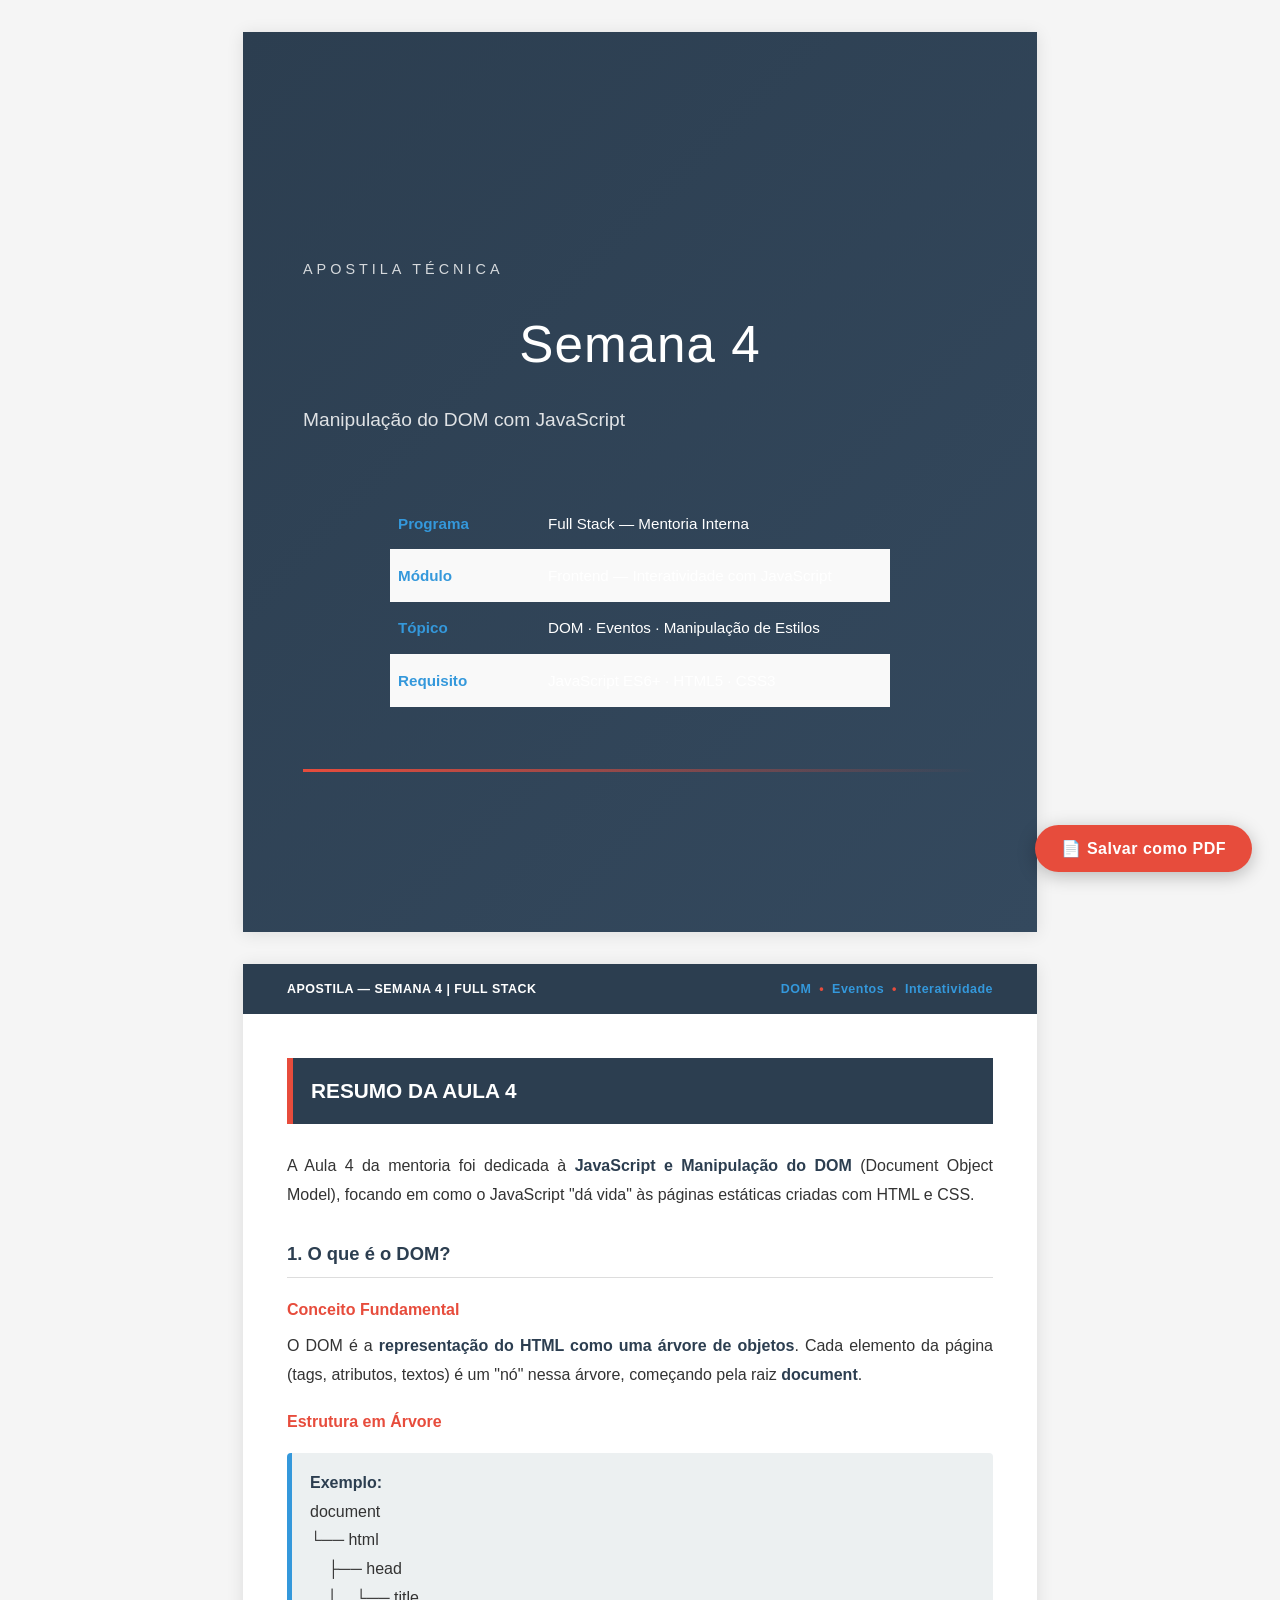
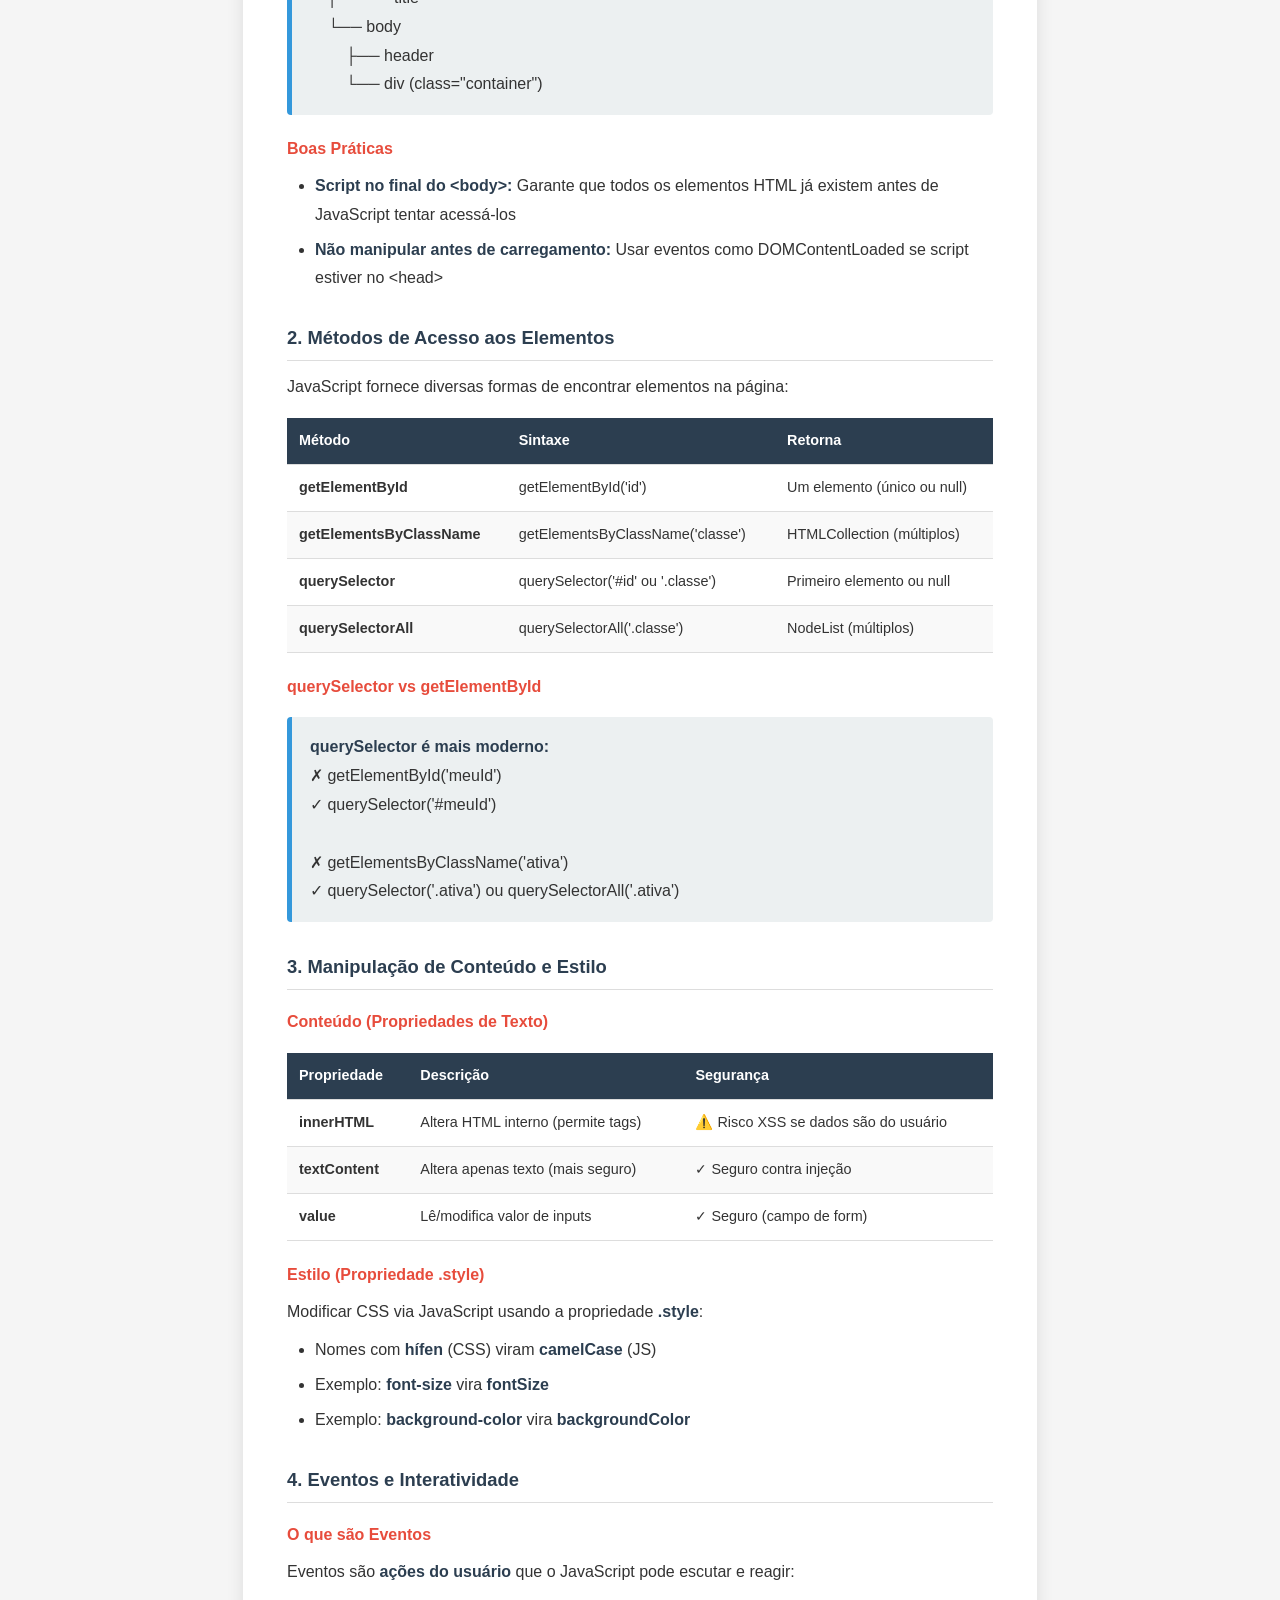
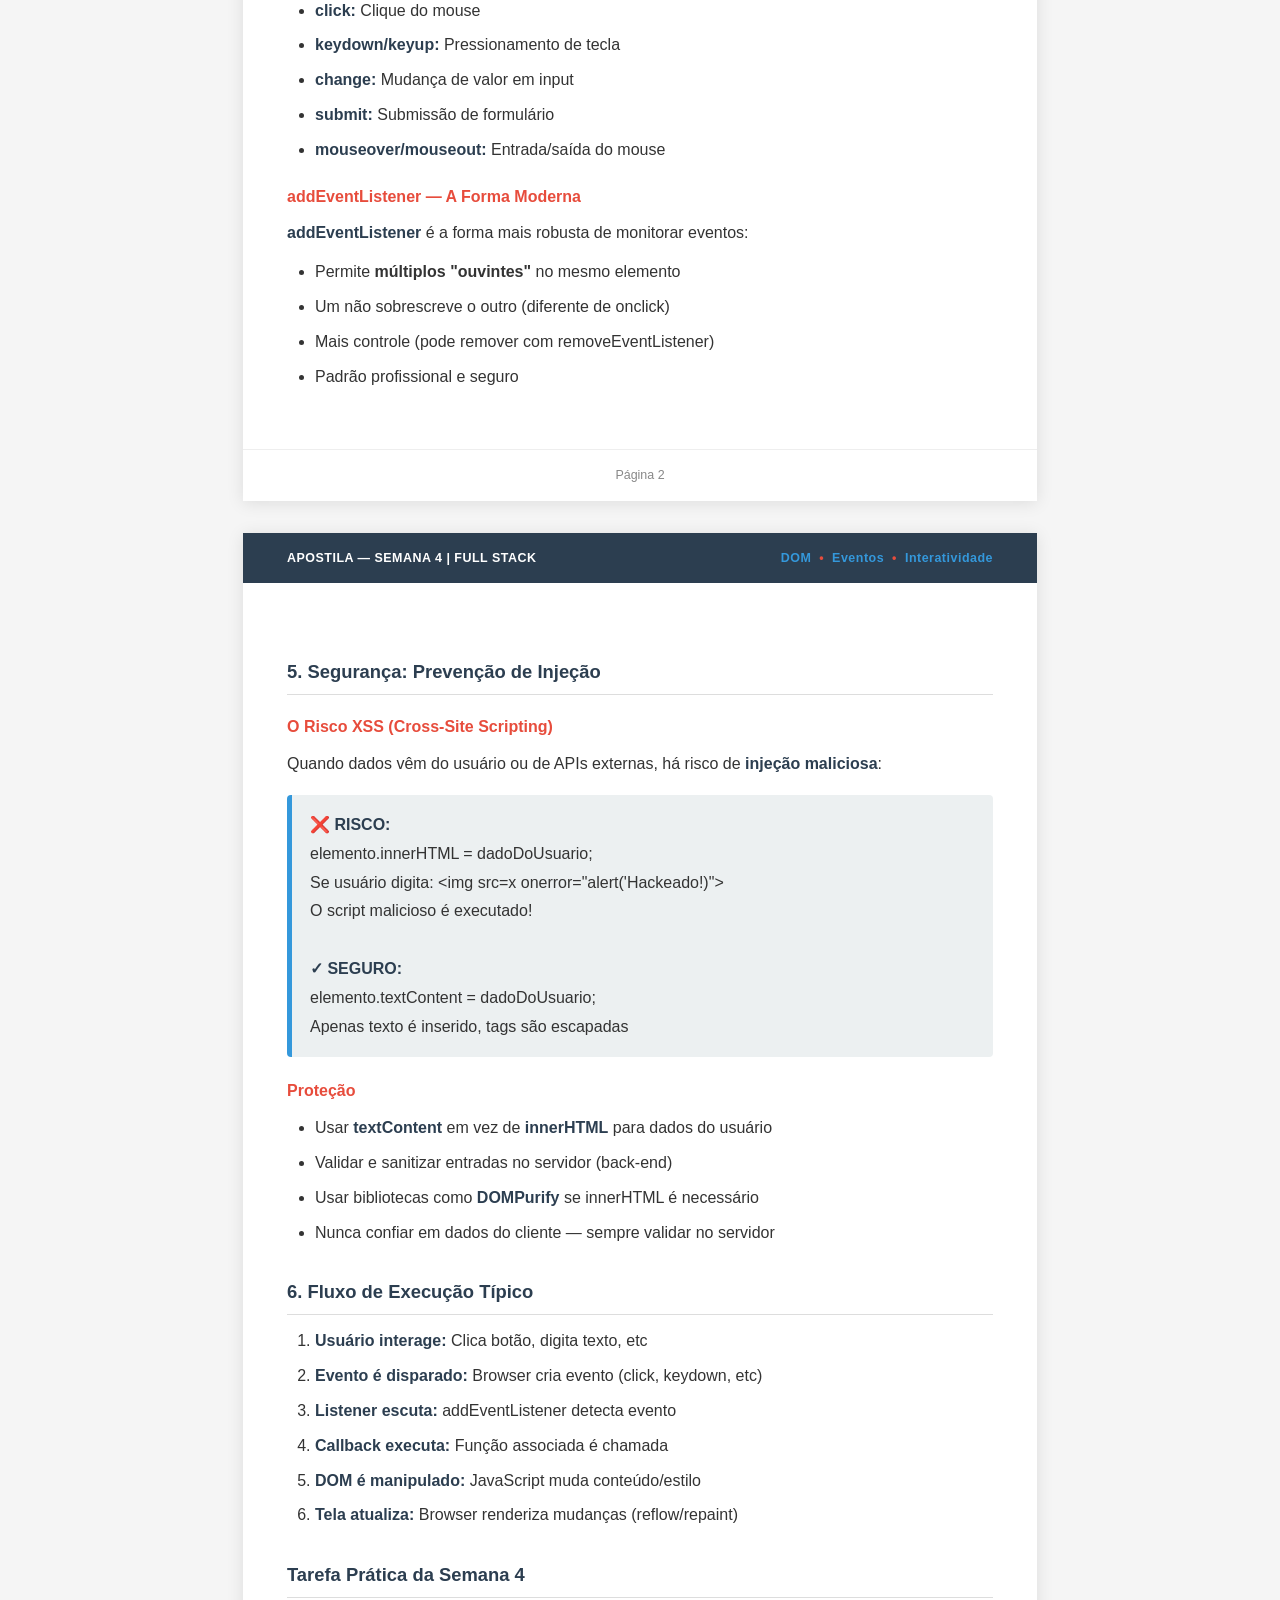
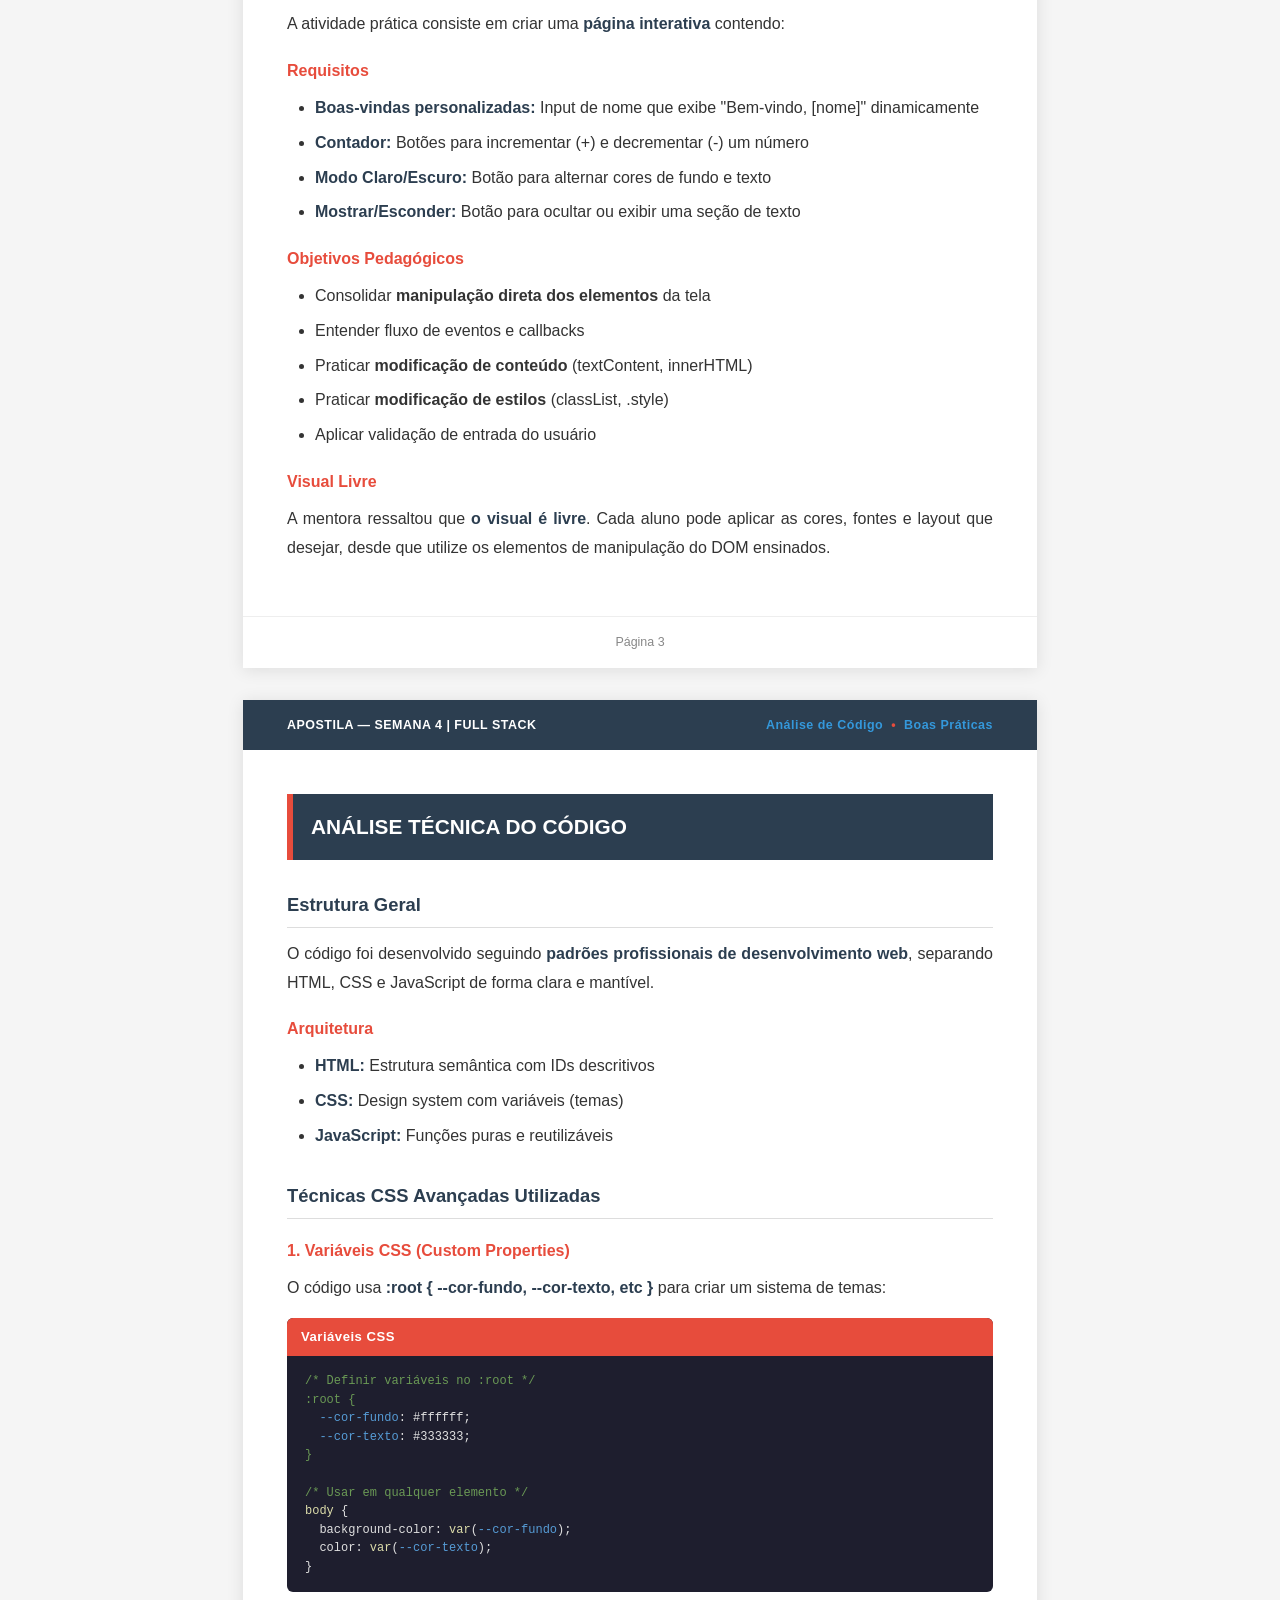
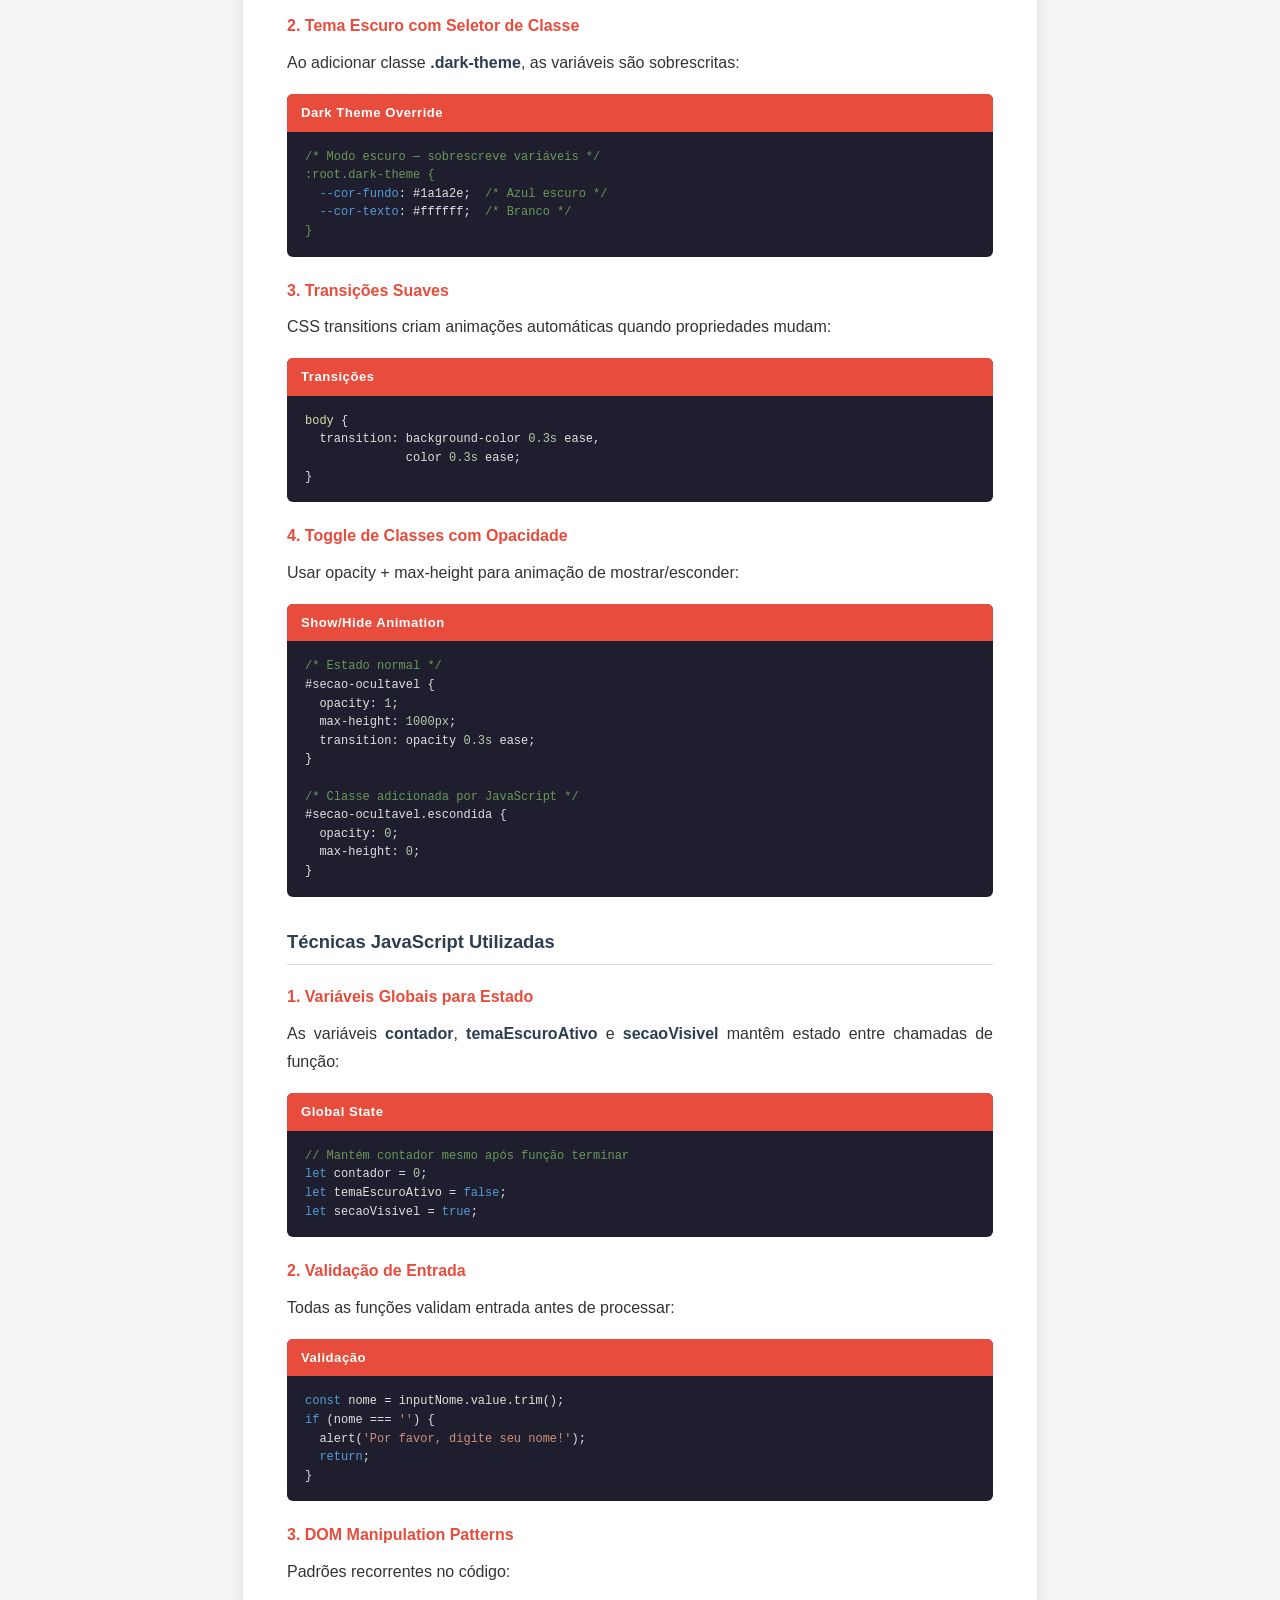
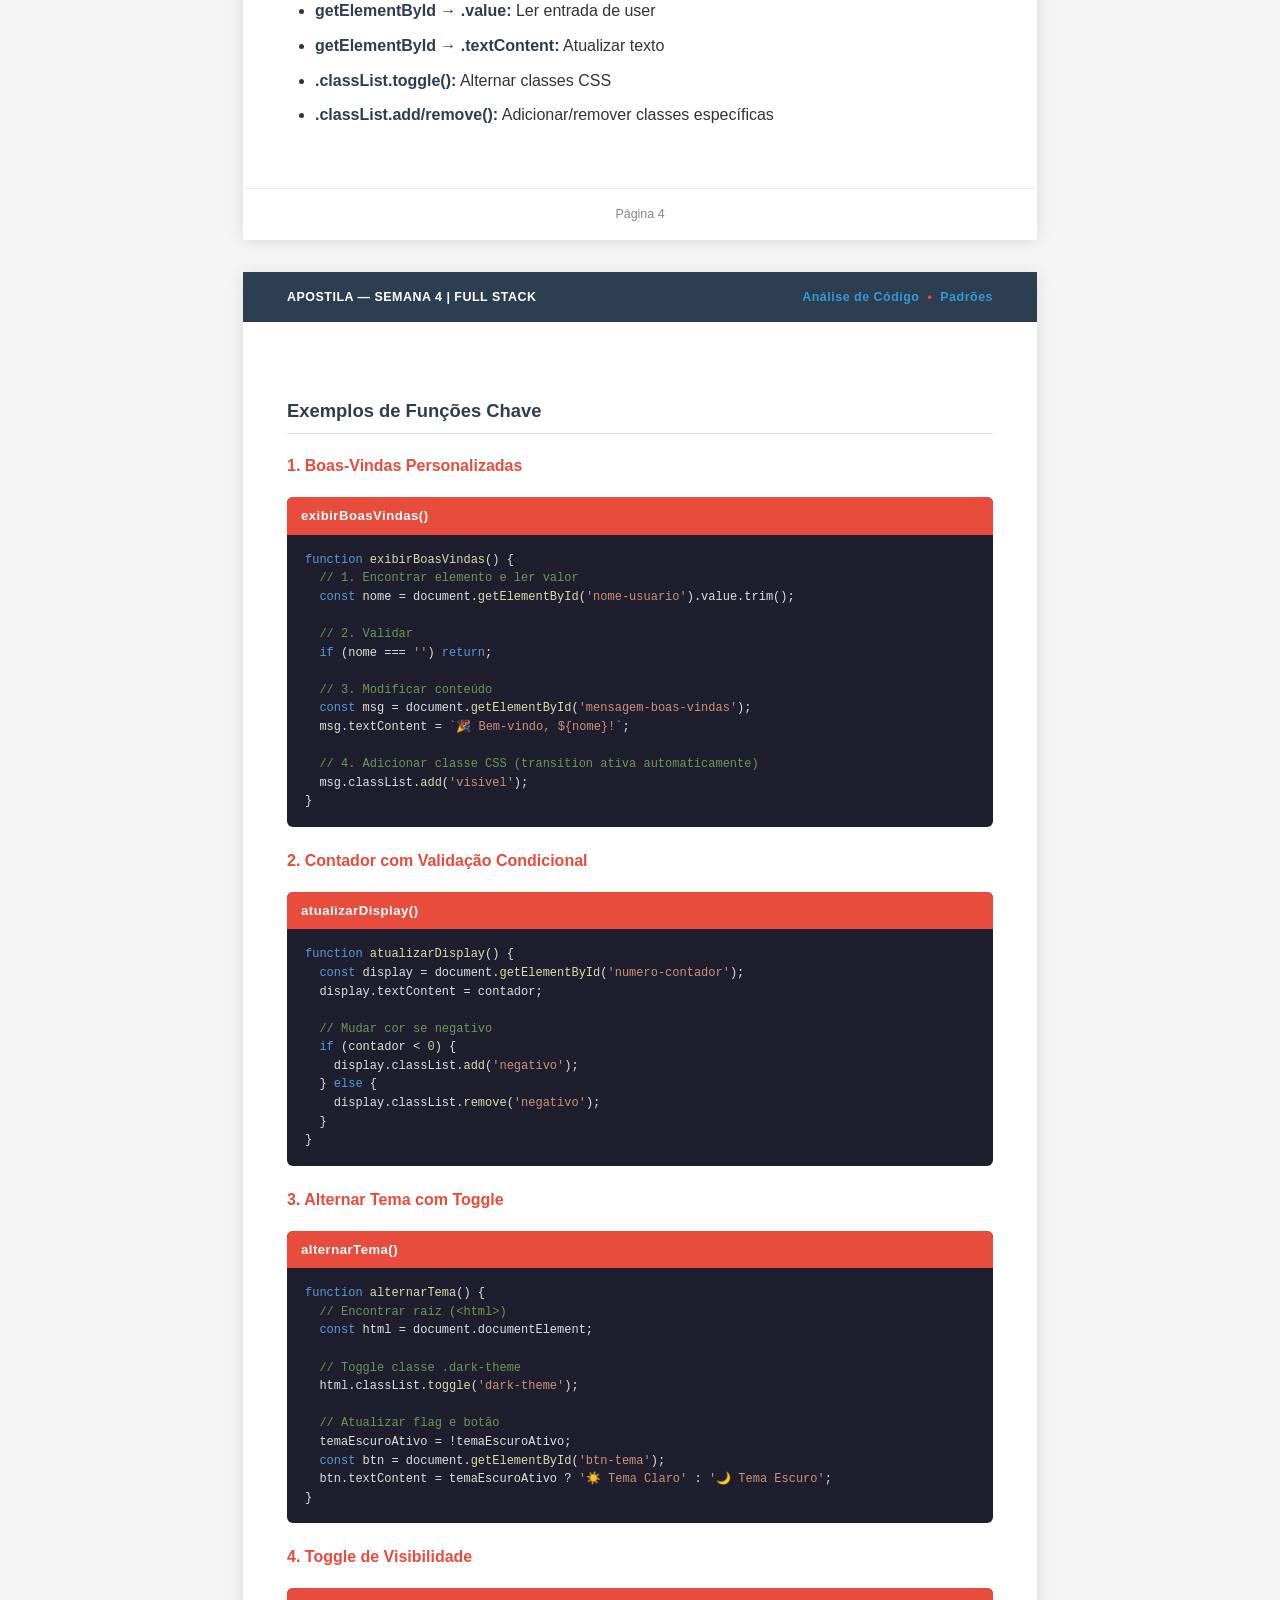
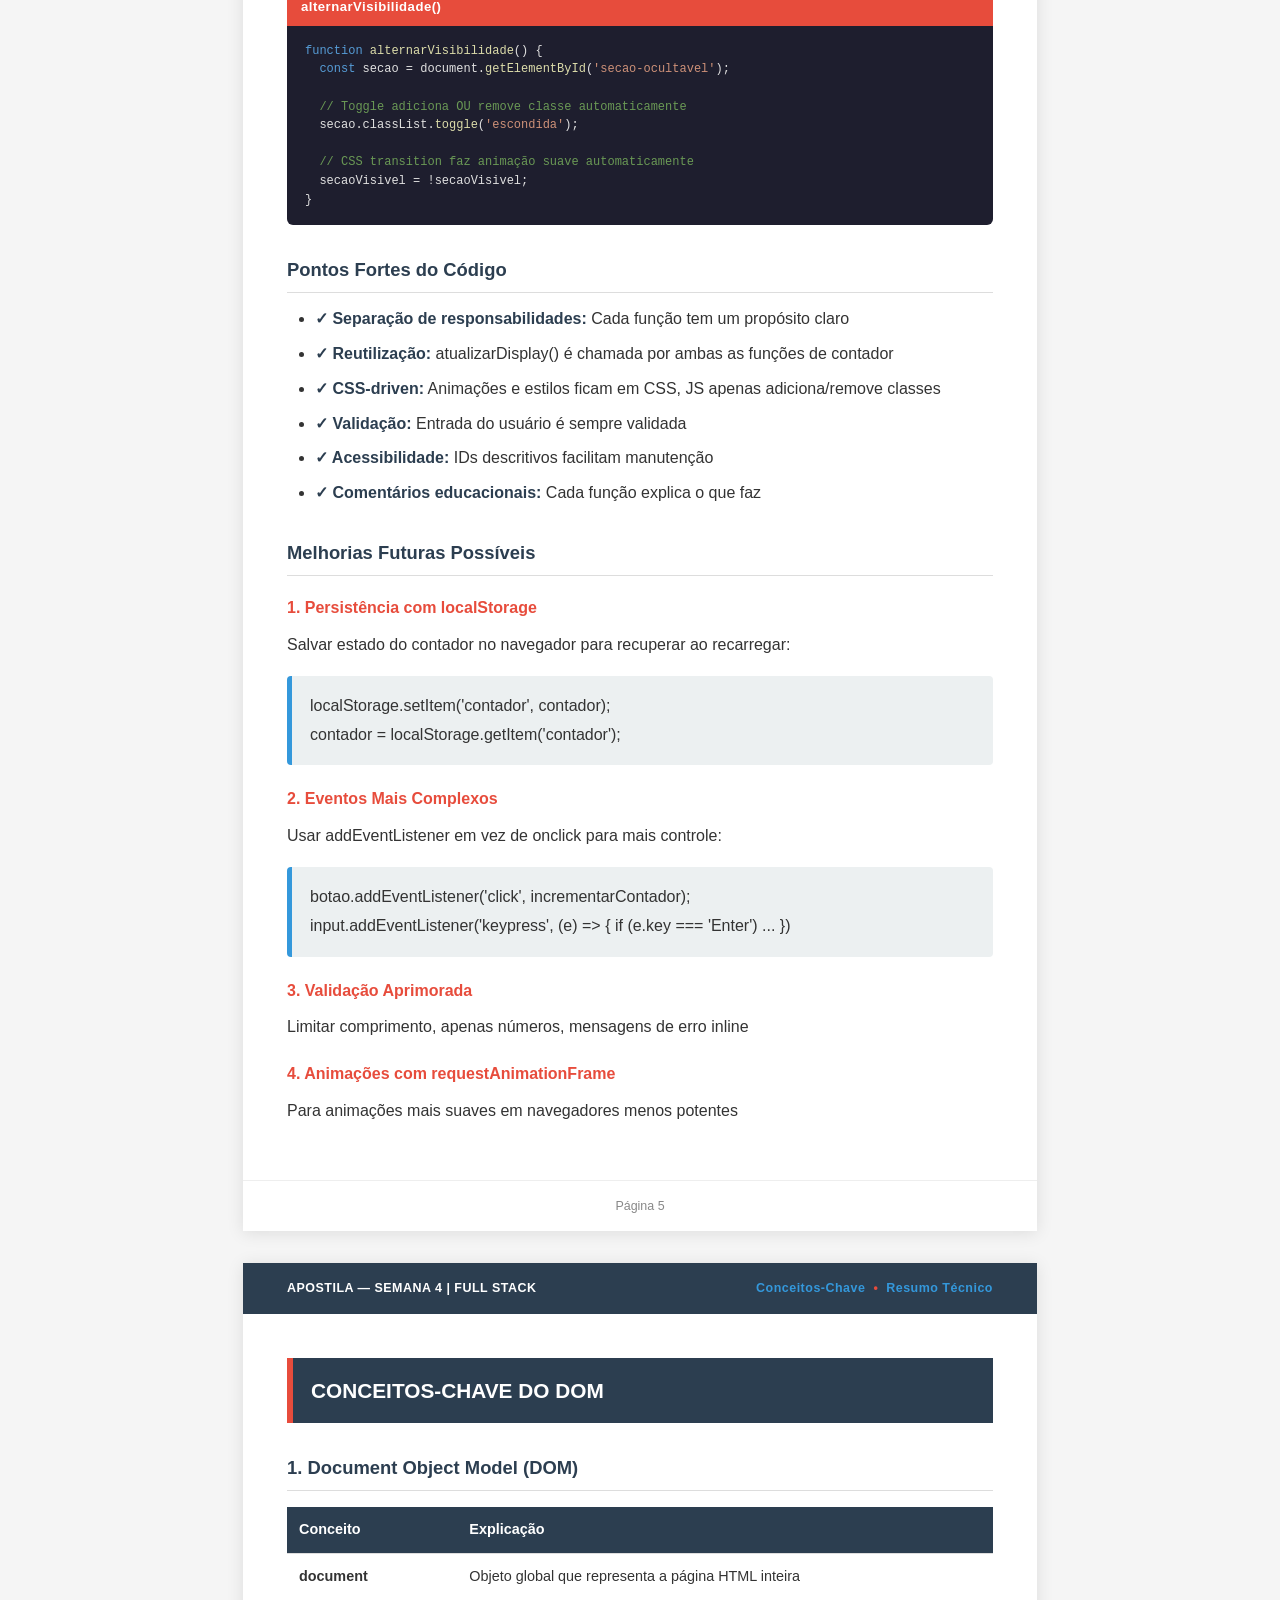
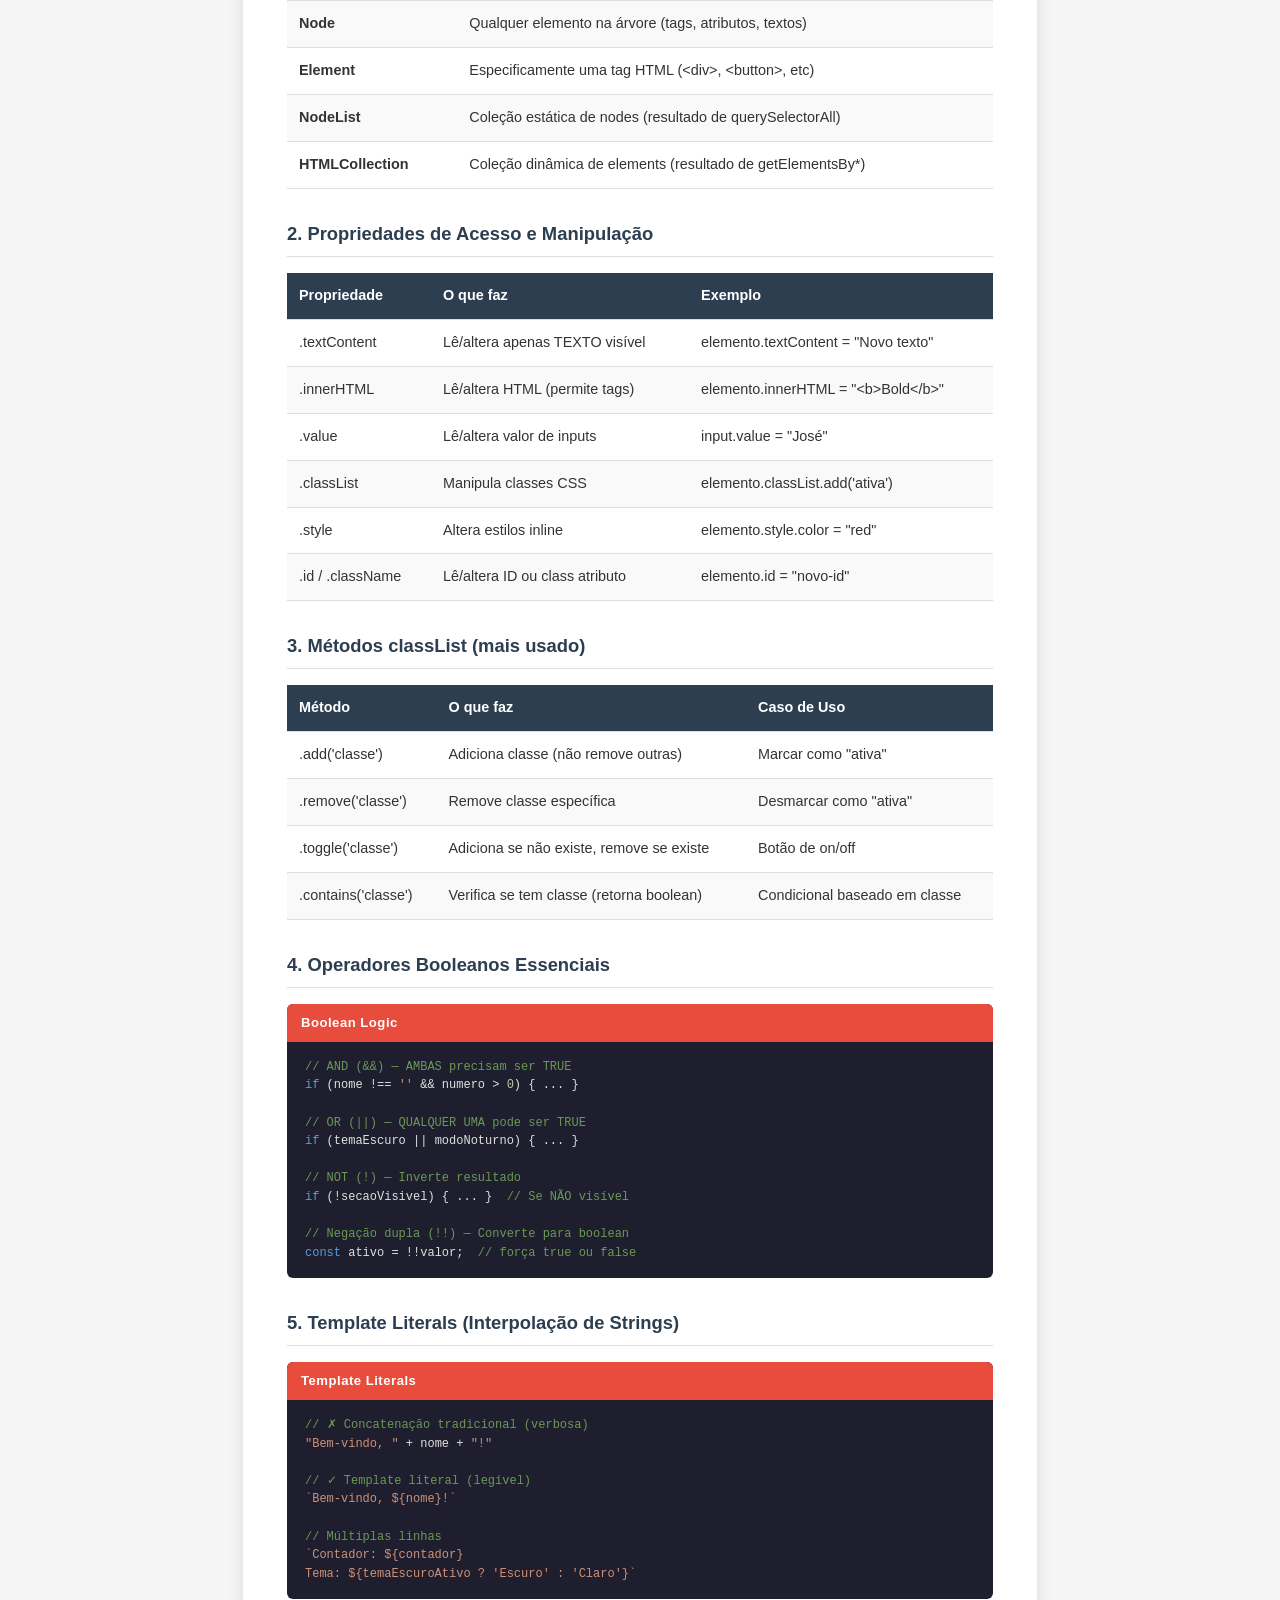
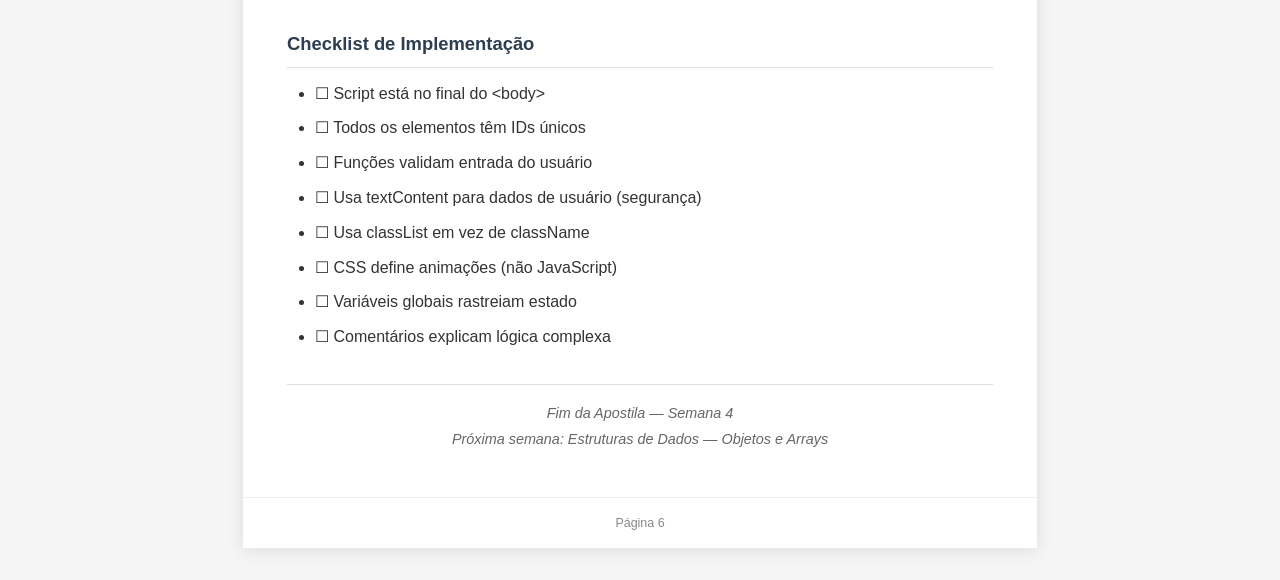
<file: Semana 4/apostila_semana4.html>
<!DOCTYPE html>
<html lang="pt-BR">
<head>
  <meta charset="UTF-8" />
  <meta name="viewport" content="width=device-width, initial-scale=1.0" />
  <title>Apostila — Semana 4 | Manipulação do DOM</title>
  <style>
    * { box-sizing: border-box; margin: 0; padding: 0; }

    body {
      font-family: 'Segoe UI', Tahoma, Geneva, Verdana, sans-serif;
      background: #f5f5f5;
      color: #333;
      line-height: 1.8;
    }

    /* ────────────────────────────────────
       BOTÃO SALVAR PDF — Fixed
    ──────────────────────────────────── */
    #btn-pdf {
      position: fixed;
      bottom: 28px;
      right: 28px;
      z-index: 9999;
      background: #e74c3c;
      color: #fff;
      border: none;
      padding: 14px 26px;
      font-size: 1rem;
      font-weight: 700;
      border-radius: 50px;
      cursor: pointer;
      box-shadow: 0 4px 18px rgba(0,0,0,0.25);
      transition: background 0.2s, transform 0.15s;
      letter-spacing: 0.5px;
    }
    #btn-pdf:hover { background: #c0392b; transform: translateY(-2px); }
    #btn-pdf:active { transform: translateY(0); }
    @media print { #btn-pdf { display: none !important; } }

    .page {
      width: 794px;
      margin: 32px auto;
      background: #fff;
      box-shadow: 0 2px 16px rgba(0,0,0,0.1);
      page-break-after: always;
    }

    /* ────────────────────────────────────
       CAPA
    ──────────────────────────────────── */
    .capa {
      background: linear-gradient(135deg, #2c3e50 0%, #34495e 100%);
      color: #fff;
      padding: 80px 60px;
      text-align: center;
      min-height: 900px;
      display: flex;
      flex-direction: column;
      justify-content: center;
      position: relative;
    }

    .capa .label {
      font-size: 0.9rem;
      letter-spacing: 4px;
      text-transform: uppercase;
      opacity: 0.8;
      margin-bottom: 16px;
    }

    .capa h1 {
      font-size: 3.2rem;
      font-weight: 300;
      margin-bottom: 12px;
      letter-spacing: 1px;
    }

    .capa .subtitulo {
      font-size: 1.2rem;
      opacity: 0.85;
      margin-bottom: 60px;
    }

    .capa-tabela {
      width: 100%;
      color: #fff;
      border-collapse: collapse;
      margin: 0 auto;
      max-width: 500px;
    }

    .capa-tabela td {
      padding: 12px 8px;
      font-size: 0.95rem;
      border-bottom: 1px solid rgba(255,255,255,0.2);
    }

    .capa-tabela td:first-child {
      color: #3498db;
      font-weight: 700;
      width: 150px;
    }

    .linha-vermelha {
      position: absolute;
      bottom: 160px;
      left: 60px;
      right: 60px;
      height: 3px;
      background: linear-gradient(to right, #e74c3c, transparent);
    }

    /* ────────────────────────────────────
       HEADER PÁGINAS INTERNAS
    ──────────────────────────────────── */
    .page-header {
      background: #2c3e50;
      color: #fff;
      padding: 14px 44px;
      display: flex;
      justify-content: space-between;
      align-items: center;
      font-size: 0.78rem;
      font-weight: 600;
      letter-spacing: 0.5px;
    }

    .page-header .direita { color: #3498db; }
    .page-header .direita span { color: #e74c3c; margin: 0 4px; }

    .page-body {
      padding: 44px;
      min-height: 800px;
    }

    .page-footer {
      text-align: center;
      padding: 14px;
      color: #888;
      font-size: 0.78rem;
      border-top: 1px solid #eee;
    }

    /* ────────────────────────────────────
       TÍTULOS E HIERARQUIA
    ──────────────────────────────────── */
    .secao-titulo {
      background: #2c3e50;
      color: #fff;
      padding: 14px 18px;
      font-size: 1.3rem;
      font-weight: 700;
      margin-bottom: 28px;
      border-left: 6px solid #e74c3c;
    }

    h2 {
      font-size: 1.15rem;
      font-weight: 700;
      color: #2c3e50;
      margin: 28px 0 12px;
      padding-bottom: 6px;
      border-bottom: 1px solid #ddd;
    }

    h3 {
      font-size: 1rem;
      font-weight: 700;
      color: #e74c3c;
      margin: 18px 0 8px;
    }

    p {
      margin-bottom: 10px;
      text-align: justify;
    }

    .destaque {
      font-weight: 700;
      color: #2c3e50;
    }

    ul, ol {
      padding-left: 28px;
      margin-bottom: 14px;
    }

    li {
      margin-bottom: 6px;
    }

    /* ────────────────────────────────────
       CAIXAS INFORMATIVAS
    ──────────────────────────────────── */
    .info-box {
      background: #ecf0f1;
      border-left: 5px solid #3498db;
      padding: 16px 18px;
      margin: 16px 0 20px;
      border-radius: 4px;
    }

    .info-box strong { color: #2c3e50; }

    /* ────────────────────────────────────
       BLOCOS DE CÓDIGO
    ──────────────────────────────────── */
    .codigo-box {
      background: #1e1e2e;
      border-radius: 6px;
      margin: 16px 0 20px;
      overflow: hidden;
    }

    .codigo-label {
      background: #e74c3c;
      color: #fff;
      padding: 7px 14px;
      font-size: 0.82rem;
      font-weight: 700;
      letter-spacing: 0.5px;
    }

    pre {
      font-family: 'Cascadia Code', 'Consolas', monospace;
      font-size: 0.75rem;
      line-height: 1.55;
      padding: 16px 18px;
      color: #e0e0e0;
      white-space: pre-wrap;
      word-break: break-word;
      overflow-x: auto;
    }

    .kw  { color: #569cd6; }
    .fn  { color: #dcdcaa; }
    .str { color: #ce9178; }
    .num { color: #b5cea8; }
    .cmt { color: #6a9955; }

    /* ────────────────────────────────────
       TABELAS
    ──────────────────────────────────── */
    table {
      width: 100%;
      border-collapse: collapse;
      margin: 16px 0 20px;
      font-size: 0.9rem;
    }

    thead {
      background: #2c3e50;
      color: #fff;
    }

    th, td {
      padding: 10px 12px;
      text-align: left;
      border-bottom: 1px solid #ddd;
    }

    tbody tr:nth-child(even) { background: #f9f9f9; }

    .fim-apostila {
      text-align: center;
      color: #666;
      font-size: 0.9rem;
      margin-top: 32px;
      padding-top: 16px;
      border-top: 1px solid #ddd;
      font-style: italic;
    }

    @media print {
      body { background: #fff; }
      .page {
        width: 100%;
        margin: 0;
        box-shadow: none;
      }
      @page { margin: 0; size: A4; }
    }
  </style>
</head>
<body>

<!-- Botão Salvar PDF -->
<button id="btn-pdf" onclick="window.print()">📄 Salvar como PDF</button>

<!-- ════════════════════════════════════════════════════════════════
     PÁGINA 1 — CAPA
════════════════════════════════════════════════════════════════ -->
<div class="page">
  <div class="capa">
    <p class="label">Apostila Técnica</p>
    <h1>Semana 4</h1>
    <p class="subtitulo">Manipulação do DOM com JavaScript</p>

    <table class="capa-tabela">
      <tr>
        <td>Programa</td>
        <td>Full Stack — Mentoria Interna</td>
      </tr>
      <tr>
        <td>Módulo</td>
        <td>Frontend — Interatividade com JavaScript</td>
      </tr>
      <tr>
        <td>Tópico</td>
        <td>DOM · Eventos · Manipulação de Estilos</td>
      </tr>
      <tr>
        <td>Requisito</td>
        <td>JavaScript ES6+ · HTML5 · CSS3</td>
      </tr>
    </table>

    <div class="linha-vermelha"></div>
  </div>
</div>

<!-- ════════════════════════════════════════════════════════════════
     PÁGINA 2 — RESUMO DA AULA
════════════════════════════════════════════════════════════════ -->
<div class="page">
  <div class="page-header">
    <span>APOSTILA — SEMANA 4 | FULL STACK</span>
    <span class="direita">DOM <span>•</span> Eventos <span>•</span> Interatividade</span>
  </div>
  <div class="page-body">

    <div class="secao-titulo">RESUMO DA AULA 4</div>

    <p>A Aula 4 da mentoria foi dedicada à <span class="destaque">JavaScript e Manipulação do DOM</span> (Document Object Model), focando em como o JavaScript "dá vida" às páginas estáticas criadas com HTML e CSS.</p>

    <h2>1. O que é o DOM?</h2>

    <h3>Conceito Fundamental</h3>
    <p>O DOM é a <span class="destaque">representação do HTML como uma árvore de objetos</span>. Cada elemento da página (tags, atributos, textos) é um "nó" nessa árvore, começando pela raiz <span class="destaque">document</span>.</p>

    <h3>Estrutura em Árvore</h3>
    <div class="info-box">
      <strong>Exemplo:</strong><br>
      document<br>
      └── html<br>
      &nbsp;&nbsp;&nbsp;&nbsp;├── head<br>
      &nbsp;&nbsp;&nbsp;&nbsp;│&nbsp;&nbsp;&nbsp;&nbsp;└── title<br>
      &nbsp;&nbsp;&nbsp;&nbsp;└── body<br>
      &nbsp;&nbsp;&nbsp;&nbsp;&nbsp;&nbsp;&nbsp;&nbsp;├── header<br>
      &nbsp;&nbsp;&nbsp;&nbsp;&nbsp;&nbsp;&nbsp;&nbsp;└── div (class="container")
    </div>

    <h3>Boas Práticas</h3>
    <ul>
      <li><span class="destaque">Script no final do &lt;body&gt;:</span> Garante que todos os elementos HTML já existem antes de JavaScript tentar acessá-los</li>
      <li><span class="destaque">Não manipular antes de carregamento:</span> Usar eventos como DOMContentLoaded se script estiver no &lt;head&gt;</li>
    </ul>

    <h2>2. Métodos de Acesso aos Elementos</h2>

    <p>JavaScript fornece diversas formas de encontrar elementos na página:</p>

    <table>
      <thead>
        <tr>
          <th>Método</th>
          <th>Sintaxe</th>
          <th>Retorna</th>
        </tr>
      </thead>
      <tbody>
        <tr>
          <td><strong>getElementById</strong></td>
          <td>getElementById('id')</td>
          <td>Um elemento (único ou null)</td>
        </tr>
        <tr>
          <td><strong>getElementsByClassName</strong></td>
          <td>getElementsByClassName('classe')</td>
          <td>HTMLCollection (múltiplos)</td>
        </tr>
        <tr>
          <td><strong>querySelector</strong></td>
          <td>querySelector('#id' ou '.classe')</td>
          <td>Primeiro elemento ou null</td>
        </tr>
        <tr>
          <td><strong>querySelectorAll</strong></td>
          <td>querySelectorAll('.classe')</td>
          <td>NodeList (múltiplos)</td>
        </tr>
      </tbody>
    </table>

    <h3>querySelector vs getElementById</h3>
    <div class="info-box">
      <strong>querySelector é mais moderno:</strong><br>
      ✗ getElementById('meuId')<br>
      ✓ querySelector('#meuId')<br><br>
      ✗ getElementsByClassName('ativa')<br>
      ✓ querySelector('.ativa') ou querySelectorAll('.ativa')
    </div>

    <h2>3. Manipulação de Conteúdo e Estilo</h2>

    <h3>Conteúdo (Propriedades de Texto)</h3>
    <table>
      <thead>
        <tr>
          <th>Propriedade</th>
          <th>Descrição</th>
          <th>Segurança</th>
        </tr>
      </thead>
      <tbody>
        <tr>
          <td><strong>innerHTML</strong></td>
          <td>Altera HTML interno (permite tags)</td>
          <td>⚠️ Risco XSS se dados são do usuário</td>
        </tr>
        <tr>
          <td><strong>textContent</strong></td>
          <td>Altera apenas texto (mais seguro)</td>
          <td>✓ Seguro contra injeção</td>
        </tr>
        <tr>
          <td><strong>value</strong></td>
          <td>Lê/modifica valor de inputs</td>
          <td>✓ Seguro (campo de form)</td>
        </tr>
      </tbody>
    </table>

    <h3>Estilo (Propriedade .style)</h3>
    <p>Modificar CSS via JavaScript usando a propriedade <span class="destaque">.style</span>:</p>
    <ul>
      <li>Nomes com <span class="destaque">hífen</span> (CSS) viram <span class="destaque">camelCase</span> (JS)</li>
      <li>Exemplo: <span class="destaque">font-size</span> vira <span class="destaque">fontSize</span></li>
      <li>Exemplo: <span class="destaque">background-color</span> vira <span class="destaque">backgroundColor</span></li>
    </ul>

    <h2>4. Eventos e Interatividade</h2>

    <h3>O que são Eventos</h3>
    <p>Eventos são <span class="destaque">ações do usuário</span> que o JavaScript pode escutar e reagir:</p>
    <ul>
      <li><span class="destaque">click:</span> Clique do mouse</li>
      <li><span class="destaque">keydown/keyup:</span> Pressionamento de tecla</li>
      <li><span class="destaque">change:</span> Mudança de valor em input</li>
      <li><span class="destaque">submit:</span> Submissão de formulário</li>
      <li><span class="destaque">mouseover/mouseout:</span> Entrada/saída do mouse</li>
    </ul>

    <h3>addEventListener — A Forma Moderna</h3>
    <p><span class="destaque">addEventListener</span> é a forma mais robusta de monitorar eventos:</p>
    <ul>
      <li>Permite <strong>múltiplos "ouvintes"</strong> no mesmo elemento</li>
      <li>Um não sobrescreve o outro (diferente de onclick)</li>
      <li>Mais controle (pode remover com removeEventListener)</li>
      <li>Padrão profissional e seguro</li>
    </ul>

  </div>
  <div class="page-footer">Página 2</div>
</div>

<!-- ════════════════════════════════════════════════════════════════
     PÁGINA 3 — RESUMO CONTINUADO
════════════════════════════════════════════════════════════════ -->
<div class="page">
  <div class="page-header">
    <span>APOSTILA — SEMANA 4 | FULL STACK</span>
    <span class="direita">DOM <span>•</span> Eventos <span>•</span> Interatividade</span>
  </div>
  <div class="page-body">

    <h2>5. Segurança: Prevenção de Injeção</h2>

    <h3>O Risco XSS (Cross-Site Scripting)</h3>
    <p>Quando dados vêm do usuário ou de APIs externas, há risco de <span class="destaque">injeção maliciosa</span>:</p>

    <div class="info-box">
      <strong>❌ RISCO:</strong><br>
      elemento.innerHTML = dadoDoUsuario;<br>
      Se usuário digita: &lt;img src=x onerror="alert('Hackeado!)"&gt;<br>
      O script malicioso é executado!<br><br>
      <strong>✓ SEGURO:</strong><br>
      elemento.textContent = dadoDoUsuario;<br>
      Apenas texto é inserido, tags são escapadas
    </div>

    <h3>Proteção</h3>
    <ul>
      <li>Usar <span class="destaque">textContent</span> em vez de <span class="destaque">innerHTML</span> para dados do usuário</li>
      <li>Validar e sanitizar entradas no servidor (back-end)</li>
      <li>Usar bibliotecas como <span class="destaque">DOMPurify</span> se innerHTML é necessário</li>
      <li>Nunca confiar em dados do cliente — sempre validar no servidor</li>
    </ul>

    <h2>6. Fluxo de Execução Típico</h2>

    <ol>
      <li><span class="destaque">Usuário interage:</span> Clica botão, digita texto, etc</li>
      <li><span class="destaque">Evento é disparado:</span> Browser cria evento (click, keydown, etc)</li>
      <li><span class="destaque">Listener escuta:</span> addEventListener detecta evento</li>
      <li><span class="destaque">Callback executa:</span> Função associada é chamada</li>
      <li><span class="destaque">DOM é manipulado:</span> JavaScript muda conteúdo/estilo</li>
      <li><span class="destaque">Tela atualiza:</span> Browser renderiza mudanças (reflow/repaint)</li>
    </ol>

    <h2>Tarefa Prática da Semana 4</h2>

    <p>A atividade prática consiste em criar uma <span class="destaque">página interativa</span> contendo:</p>

    <h3>Requisitos</h3>
    <ul>
      <li><span class="destaque">Boas-vindas personalizadas:</span> Input de nome que exibe "Bem-vindo, [nome]" dinamicamente</li>
      <li><span class="destaque">Contador:</span> Botões para incrementar (+) e decrementar (-) um número</li>
      <li><span class="destaque">Modo Claro/Escuro:</span> Botão para alternar cores de fundo e texto</li>
      <li><span class="destaque">Mostrar/Esconder:</span> Botão para ocultar ou exibir uma seção de texto</li>
    </ul>

    <h3>Objetivos Pedagógicos</h3>
    <ul>
      <li>Consolidar <strong>manipulação direta dos elementos</strong> da tela</li>
      <li>Entender fluxo de eventos e callbacks</li>
      <li>Praticar <strong>modificação de conteúdo</strong> (textContent, innerHTML)</li>
      <li>Praticar <strong>modificação de estilos</strong> (classList, .style)</li>
      <li>Aplicar validação de entrada do usuário</li>
    </ul>

    <h3>Visual Livre</h3>
    <p>A mentora ressaltou que <span class="destaque">o visual é livre</span>. Cada aluno pode aplicar as cores, fontes e layout que desejar, desde que utilize os elementos de manipulação do DOM ensinados.</p>

  </div>
  <div class="page-footer">Página 3</div>
</div>

<!-- ════════════════════════════════════════════════════════════════
     PÁGINA 4 — ANÁLISE DO CÓDIGO
════════════════════════════════════════════════════════════════ -->
<div class="page">
  <div class="page-header">
    <span>APOSTILA — SEMANA 4 | FULL STACK</span>
    <span class="direita">Análise de Código <span>•</span> Boas Práticas</span>
  </div>
  <div class="page-body">

    <div class="secao-titulo">ANÁLISE TÉCNICA DO CÓDIGO</div>

    <h2>Estrutura Geral</h2>

    <p>O código foi desenvolvido seguindo <span class="destaque">padrões profissionais de desenvolvimento web</span>, separando HTML, CSS e JavaScript de forma clara e mantível.</p>

    <h3>Arquitetura</h3>
    <ul>
      <li><span class="destaque">HTML:</span> Estrutura semântica com IDs descritivos</li>
      <li><span class="destaque">CSS:</span> Design system com variáveis (temas)</li>
      <li><span class="destaque">JavaScript:</span> Funções puras e reutilizáveis</li>
    </ul>

    <h2>Técnicas CSS Avançadas Utilizadas</h2>

    <h3>1. Variáveis CSS (Custom Properties)</h3>
    <p>O código usa <span class="destaque">:root { --cor-fundo, --cor-texto, etc }</span> para criar um sistema de temas:</p>
    <div class="codigo-box">
      <div class="codigo-label">Variáveis CSS</div>
      <pre><span class="cmt">/* Definir variáveis no :root */</span>
<span class="cmt">:root {</span>
  <span class="kw">--cor-fundo</span>: #ffffff;
  <span class="kw">--cor-texto</span>: #333333;
<span class="cmt">}</span>

<span class="cmt">/* Usar em qualquer elemento */</span>
<span class="fn">body</span> {
  background-color: <span class="fn">var</span>(<span class="kw">--cor-fundo</span>);
  color: <span class="fn">var</span>(<span class="kw">--cor-texto</span>);
}</pre>
    </div>

    <h3>2. Tema Escuro com Seletor de Classe</h3>
    <p>Ao adicionar classe <span class="destaque">.dark-theme</span>, as variáveis são sobrescritas:</p>
    <div class="codigo-box">
      <div class="codigo-label">Dark Theme Override</div>
      <pre><span class="cmt">/* Modo escuro — sobrescreve variáveis */</span>
<span class="cmt">:root.dark-theme {</span>
  <span class="kw">--cor-fundo</span>: #1a1a2e;  <span class="cmt">/* Azul escuro */</span>
  <span class="kw">--cor-texto</span>: #ffffff;  <span class="cmt">/* Branco */</span>
<span class="cmt">}</span></pre>
    </div>

    <h3>3. Transições Suaves</h3>
    <p>CSS transitions criam animações automáticas quando propriedades mudam:</p>
    <div class="codigo-box">
      <div class="codigo-label">Transições</div>
      <pre><span class="fn">body</span> {
  transition: background-color <span class="num">0.3s</span> ease,
              color <span class="num">0.3s</span> ease;
}</pre>
    </div>

    <h3>4. Toggle de Classes com Opacidade</h3>
    <p>Usar opacity + max-height para animação de mostrar/esconder:</p>
    <div class="codigo-box">
      <div class="codigo-label">Show/Hide Animation</div>
      <pre><span class="cmt">/* Estado normal */</span>
#secao-ocultavel {
  opacity: <span class="num">1</span>;
  max-height: <span class="num">1000px</span>;
  transition: opacity <span class="num">0.3s</span> ease;
}

<span class="cmt">/* Classe adicionada por JavaScript */</span>
#secao-ocultavel.escondida {
  opacity: <span class="num">0</span>;
  max-height: <span class="num">0</span>;
}</pre>
    </div>

    <h2>Técnicas JavaScript Utilizadas</h2>

    <h3>1. Variáveis Globais para Estado</h3>
    <p>As variáveis <span class="destaque">contador</span>, <span class="destaque">temaEscuroAtivo</span> e <span class="destaque">secaoVisivel</span> mantêm estado entre chamadas de função:</p>
    <div class="codigo-box">
      <div class="codigo-label">Global State</div>
      <pre><span class="cmt">// Mantém contador mesmo após função terminar</span>
<span class="kw">let</span> contador = <span class="num">0</span>;
<span class="kw">let</span> temaEscuroAtivo = <span class="kw">false</span>;
<span class="kw">let</span> secaoVisivel = <span class="kw">true</span>;</pre>
    </div>

    <h3>2. Validação de Entrada</h3>
    <p>Todas as funções validam entrada antes de processar:</p>
    <div class="codigo-box">
      <div class="codigo-label">Validação</div>
      <pre><span class="kw">const</span> nome = inputNome.value.trim();
<span class="kw">if</span> (nome === <span class="str">''</span>) {
  alert(<span class="str">'Por favor, digite seu nome!'</span>);
  <span class="kw">return</span>;
}</pre>
    </div>

    <h3>3. DOM Manipulation Patterns</h3>
    <p>Padrões recorrentes no código:</p>
    <ul>
      <li><span class="destaque">getElementById → .value:</span> Ler entrada de user</li>
      <li><span class="destaque">getElementById → .textContent:</span> Atualizar texto</li>
      <li><span class="destaque">.classList.toggle():</span> Alternar classes CSS</li>
      <li><span class="destaque">.classList.add/remove():</span> Adicionar/remover classes específicas</li>
    </ul>

  </div>
  <div class="page-footer">Página 4</div>
</div>

<!-- ════════════════════════════════════════════════════════════════
     PÁGINA 5 — ANÁLISE CONTINUADA
════════════════════════════════════════════════════════════════ -->
<div class="page">
  <div class="page-header">
    <span>APOSTILA — SEMANA 4 | FULL STACK</span>
    <span class="direita">Análise de Código <span>•</span> Padrões</span>
  </div>
  <div class="page-body">

    <h2>Exemplos de Funções Chave</h2>

    <h3>1. Boas-Vindas Personalizadas</h3>
    <div class="codigo-box">
      <div class="codigo-label">exibirBoasVindas()</div>
      <pre><span class="kw">function</span> <span class="fn">exibirBoasVindas</span>() {
  <span class="cmt">// 1. Encontrar elemento e ler valor</span>
  <span class="kw">const</span> nome = document.<span class="fn">getElementById</span>(<span class="str">'nome-usuario'</span>).value.trim();

  <span class="cmt">// 2. Validar</span>
  <span class="kw">if</span> (nome === <span class="str">''</span>) <span class="kw">return</span>;

  <span class="cmt">// 3. Modificar conteúdo</span>
  <span class="kw">const</span> msg = document.<span class="fn">getElementById</span>(<span class="str">'mensagem-boas-vindas'</span>);
  msg.textContent = <span class="str">`🎉 Bem-vindo, ${nome}!`</span>;

  <span class="cmt">// 4. Adicionar classe CSS (transition ativa automaticamente)</span>
  msg.classList.<span class="fn">add</span>(<span class="str">'visivel'</span>);
}</pre>
    </div>

    <h3>2. Contador com Validação Condicional</h3>
    <div class="codigo-box">
      <div class="codigo-label">atualizarDisplay()</div>
      <pre><span class="kw">function</span> <span class="fn">atualizarDisplay</span>() {
  <span class="kw">const</span> display = document.<span class="fn">getElementById</span>(<span class="str">'numero-contador'</span>);
  display.textContent = contador;

  <span class="cmt">// Mudar cor se negativo</span>
  <span class="kw">if</span> (contador &lt; <span class="num">0</span>) {
    display.classList.<span class="fn">add</span>(<span class="str">'negativo'</span>);
  } <span class="kw">else</span> {
    display.classList.<span class="fn">remove</span>(<span class="str">'negativo'</span>);
  }
}</pre>
    </div>

    <h3>3. Alternar Tema com Toggle</h3>
    <div class="codigo-box">
      <div class="codigo-label">alternarTema()</div>
      <pre><span class="kw">function</span> <span class="fn">alternarTema</span>() {
  <span class="cmt">// Encontrar raiz (&lt;html&gt;)</span>
  <span class="kw">const</span> html = document.documentElement;

  <span class="cmt">// Toggle classe .dark-theme</span>
  html.classList.<span class="fn">toggle</span>(<span class="str">'dark-theme'</span>);

  <span class="cmt">// Atualizar flag e botão</span>
  temaEscuroAtivo = !temaEscuroAtivo;
  <span class="kw">const</span> btn = document.<span class="fn">getElementById</span>(<span class="str">'btn-tema'</span>);
  btn.textContent = temaEscuroAtivo ? <span class="str">'☀️ Tema Claro'</span> : <span class="str">'🌙 Tema Escuro'</span>;
}</pre>
    </div>

    <h3>4. Toggle de Visibilidade</h3>
    <div class="codigo-box">
      <div class="codigo-label">alternarVisibilidade()</div>
      <pre><span class="kw">function</span> <span class="fn">alternarVisibilidade</span>() {
  <span class="kw">const</span> secao = document.<span class="fn">getElementById</span>(<span class="str">'secao-ocultavel'</span>);

  <span class="cmt">// Toggle adiciona OU remove classe automaticamente</span>
  secao.classList.<span class="fn">toggle</span>(<span class="str">'escondida'</span>);

  <span class="cmt">// CSS transition faz animação suave automaticamente</span>
  secaoVisivel = !secaoVisivel;
}</pre>
    </div>

    <h2>Pontos Fortes do Código</h2>

    <ul>
      <li><span class="destaque">✓ Separação de responsabilidades:</span> Cada função tem um propósito claro</li>
      <li><span class="destaque">✓ Reutilização:</span> atualizarDisplay() é chamada por ambas as funções de contador</li>
      <li><span class="destaque">✓ CSS-driven:</span> Animações e estilos ficam em CSS, JS apenas adiciona/remove classes</li>
      <li><span class="destaque">✓ Validação:</span> Entrada do usuário é sempre validada</li>
      <li><span class="destaque">✓ Acessibilidade:</span> IDs descritivos facilitam manutenção</li>
      <li><span class="destaque">✓ Comentários educacionais:</span> Cada função explica o que faz</li>
    </ul>

    <h2>Melhorias Futuras Possíveis</h2>

    <h3>1. Persistência com localStorage</h3>
    <p>Salvar estado do contador no navegador para recuperar ao recarregar:</p>
    <div class="info-box">
      localStorage.setItem('contador', contador);<br>
      contador = localStorage.getItem('contador');
    </div>

    <h3>2. Eventos Mais Complexos</h3>
    <p>Usar addEventListener em vez de onclick para mais controle:</p>
    <div class="info-box">
      botao.addEventListener('click', incrementarContador);<br>
      input.addEventListener('keypress', (e) =&gt; { if (e.key === 'Enter') ... })
    </div>

    <h3>3. Validação Aprimorada</h3>
    <p>Limitar comprimento, apenas números, mensagens de erro inline</p>

    <h3>4. Animações com requestAnimationFrame</h3>
    <p>Para animações mais suaves em navegadores menos potentes</p>

  </div>
  <div class="page-footer">Página 5</div>
</div>

<!-- ════════════════════════════════════════════════════════════════
     PÁGINA 6 — CONCEITOS-CHAVE
════════════════════════════════════════════════════════════════ -->
<div class="page">
  <div class="page-header">
    <span>APOSTILA — SEMANA 4 | FULL STACK</span>
    <span class="direita">Conceitos-Chave <span>•</span> Resumo Técnico</span>
  </div>
  <div class="page-body">

    <div class="secao-titulo">CONCEITOS-CHAVE DO DOM</div>

    <h2>1. Document Object Model (DOM)</h2>

    <table>
      <thead>
        <tr>
          <th>Conceito</th>
          <th>Explicação</th>
        </tr>
      </thead>
      <tbody>
        <tr>
          <td><strong>document</strong></td>
          <td>Objeto global que representa a página HTML inteira</td>
        </tr>
        <tr>
          <td><strong>Node</strong></td>
          <td>Qualquer elemento na árvore (tags, atributos, textos)</td>
        </tr>
        <tr>
          <td><strong>Element</strong></td>
          <td>Especificamente uma tag HTML (&lt;div&gt;, &lt;button&gt;, etc)</td>
        </tr>
        <tr>
          <td><strong>NodeList</strong></td>
          <td>Coleção estática de nodes (resultado de querySelectorAll)</td>
        </tr>
        <tr>
          <td><strong>HTMLCollection</strong></td>
          <td>Coleção dinâmica de elements (resultado de getElementsBy*)</td>
        </tr>
      </tbody>
    </table>

    <h2>2. Propriedades de Acesso e Manipulação</h2>

    <table>
      <thead>
        <tr>
          <th>Propriedade</th>
          <th>O que faz</th>
          <th>Exemplo</th>
        </tr>
      </thead>
      <tbody>
        <tr>
          <td>.textContent</td>
          <td>Lê/altera apenas TEXTO visível</td>
          <td>elemento.textContent = "Novo texto"</td>
        </tr>
        <tr>
          <td>.innerHTML</td>
          <td>Lê/altera HTML (permite tags)</td>
          <td>elemento.innerHTML = "&lt;b&gt;Bold&lt;/b&gt;"</td>
        </tr>
        <tr>
          <td>.value</td>
          <td>Lê/altera valor de inputs</td>
          <td>input.value = "José"</td>
        </tr>
        <tr>
          <td>.classList</td>
          <td>Manipula classes CSS</td>
          <td>elemento.classList.add('ativa')</td>
        </tr>
        <tr>
          <td>.style</td>
          <td>Altera estilos inline</td>
          <td>elemento.style.color = "red"</td>
        </tr>
        <tr>
          <td>.id / .className</td>
          <td>Lê/altera ID ou class atributo</td>
          <td>elemento.id = "novo-id"</td>
        </tr>
      </tbody>
    </table>

    <h2>3. Métodos classList (mais usado)</h2>

    <table>
      <thead>
        <tr>
          <th>Método</th>
          <th>O que faz</th>
          <th>Caso de Uso</th>
        </tr>
      </thead>
      <tbody>
        <tr>
          <td>.add('classe')</td>
          <td>Adiciona classe (não remove outras)</td>
          <td>Marcar como "ativa"</td>
        </tr>
        <tr>
          <td>.remove('classe')</td>
          <td>Remove classe específica</td>
          <td>Desmarcar como "ativa"</td>
        </tr>
        <tr>
          <td>.toggle('classe')</td>
          <td>Adiciona se não existe, remove se existe</td>
          <td>Botão de on/off</td>
        </tr>
        <tr>
          <td>.contains('classe')</td>
          <td>Verifica se tem classe (retorna boolean)</td>
          <td>Condicional baseado em classe</td>
        </tr>
      </tbody>
    </table>

    <h2>4. Operadores Booleanos Essenciais</h2>

    <div class="codigo-box">
      <div class="codigo-label">Boolean Logic</div>
      <pre><span class="cmt">// AND (&amp;&amp;) — AMBAS precisam ser TRUE</span>
<span class="kw">if</span> (nome !== <span class="str">''</span> &amp;&amp; numero &gt; <span class="num">0</span>) { ... }

<span class="cmt">// OR (||) — QUALQUER UMA pode ser TRUE</span>
<span class="kw">if</span> (temaEscuro || modoNoturno) { ... }

<span class="cmt">// NOT (!) — Inverte resultado</span>
<span class="kw">if</span> (!secaoVisivel) { ... }  <span class="cmt">// Se NÃO visível</span>

<span class="cmt">// Negação dupla (!!) — Converte para boolean</span>
<span class="kw">const</span> ativo = !!valor;  <span class="cmt">// força true ou false</span></pre>
    </div>

    <h2>5. Template Literals (Interpolação de Strings)</h2>

    <div class="codigo-box">
      <div class="codigo-label">Template Literals</div>
      <pre><span class="cmt">// ✗ Concatenação tradicional (verbosa)</span>
<span class="str">"Bem-vindo, "</span> + nome + <span class="str">"!"</span>

<span class="cmt">// ✓ Template literal (legível)</span>
<span class="str">`Bem-vindo, ${nome}!`</span>

<span class="cmt">// Múltiplas linhas</span>
<span class="str">`Contador: ${contador}
Tema: ${temaEscuroAtivo ? 'Escuro' : 'Claro'}`</span></pre>
    </div>

    <h2>Checklist de Implementação</h2>

    <ul>
      <li>☐ Script está no final do &lt;body&gt;</li>
      <li>☐ Todos os elementos têm IDs únicos</li>
      <li>☐ Funções validam entrada do usuário</li>
      <li>☐ Usa textContent para dados de usuário (segurança)</li>
      <li>☐ Usa classList em vez de className</li>
      <li>☐ CSS define animações (não JavaScript)</li>
      <li>☐ Variáveis globais rastreiam estado</li>
      <li>☐ Comentários explicam lógica complexa</li>
    </ul>

    <div class="fim-apostila">
      Fim da Apostila — Semana 4<br>
      Próxima semana: Estruturas de Dados — Objetos e Arrays
    </div>

  </div>
  <div class="page-footer">Página 6</div>
</div>

</body>
</html>
</file>
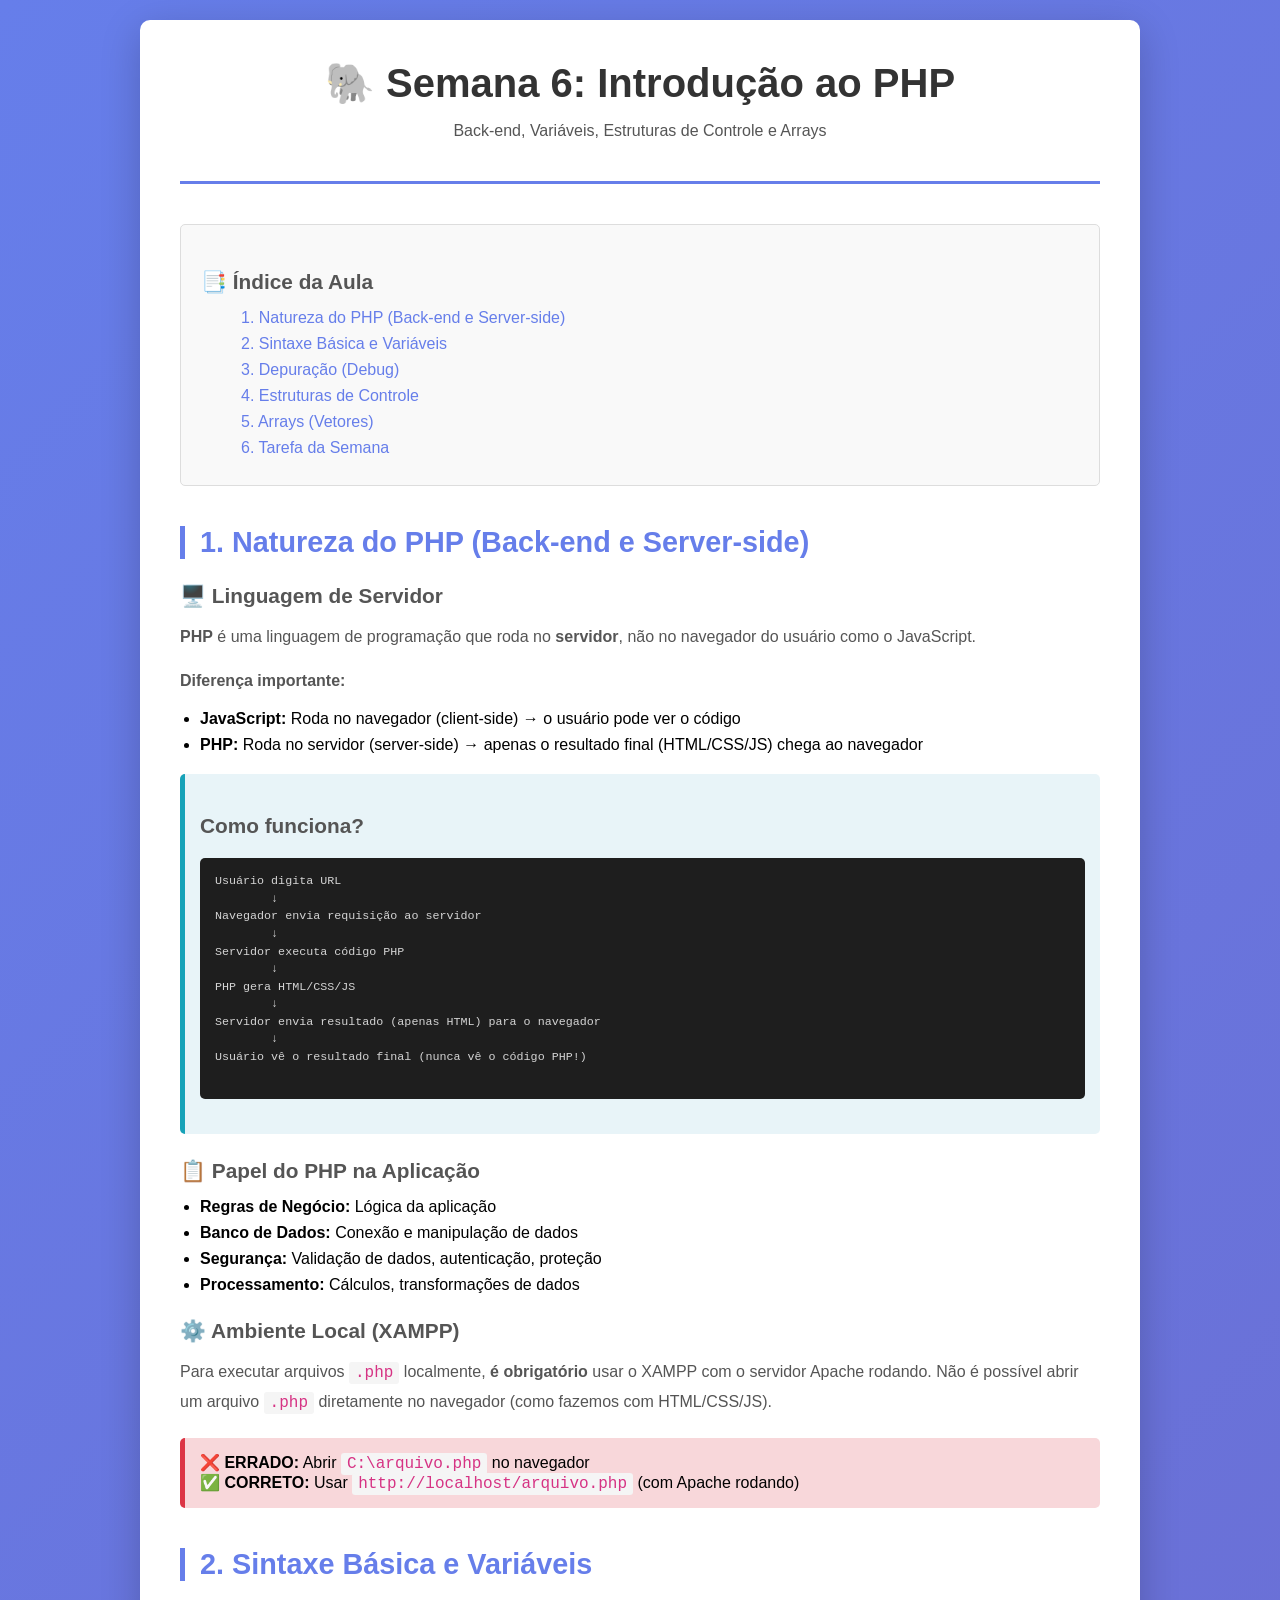
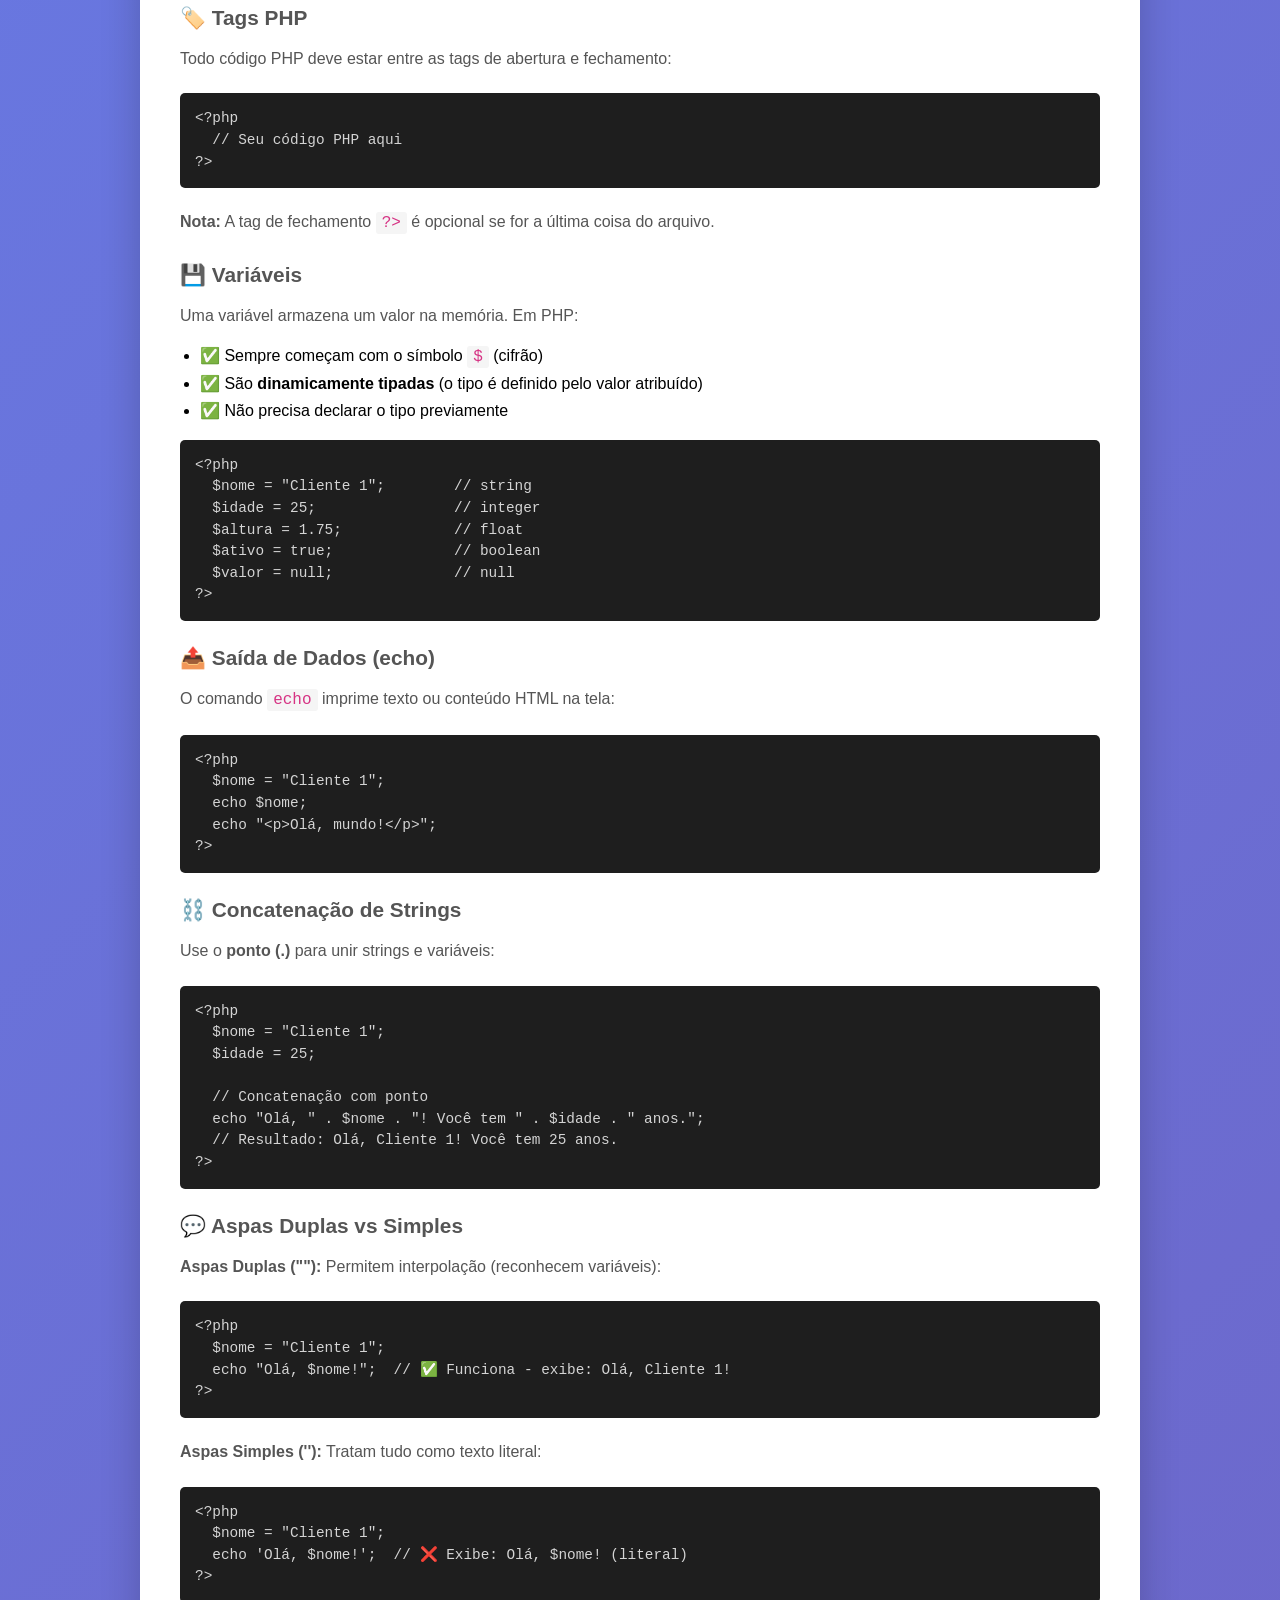
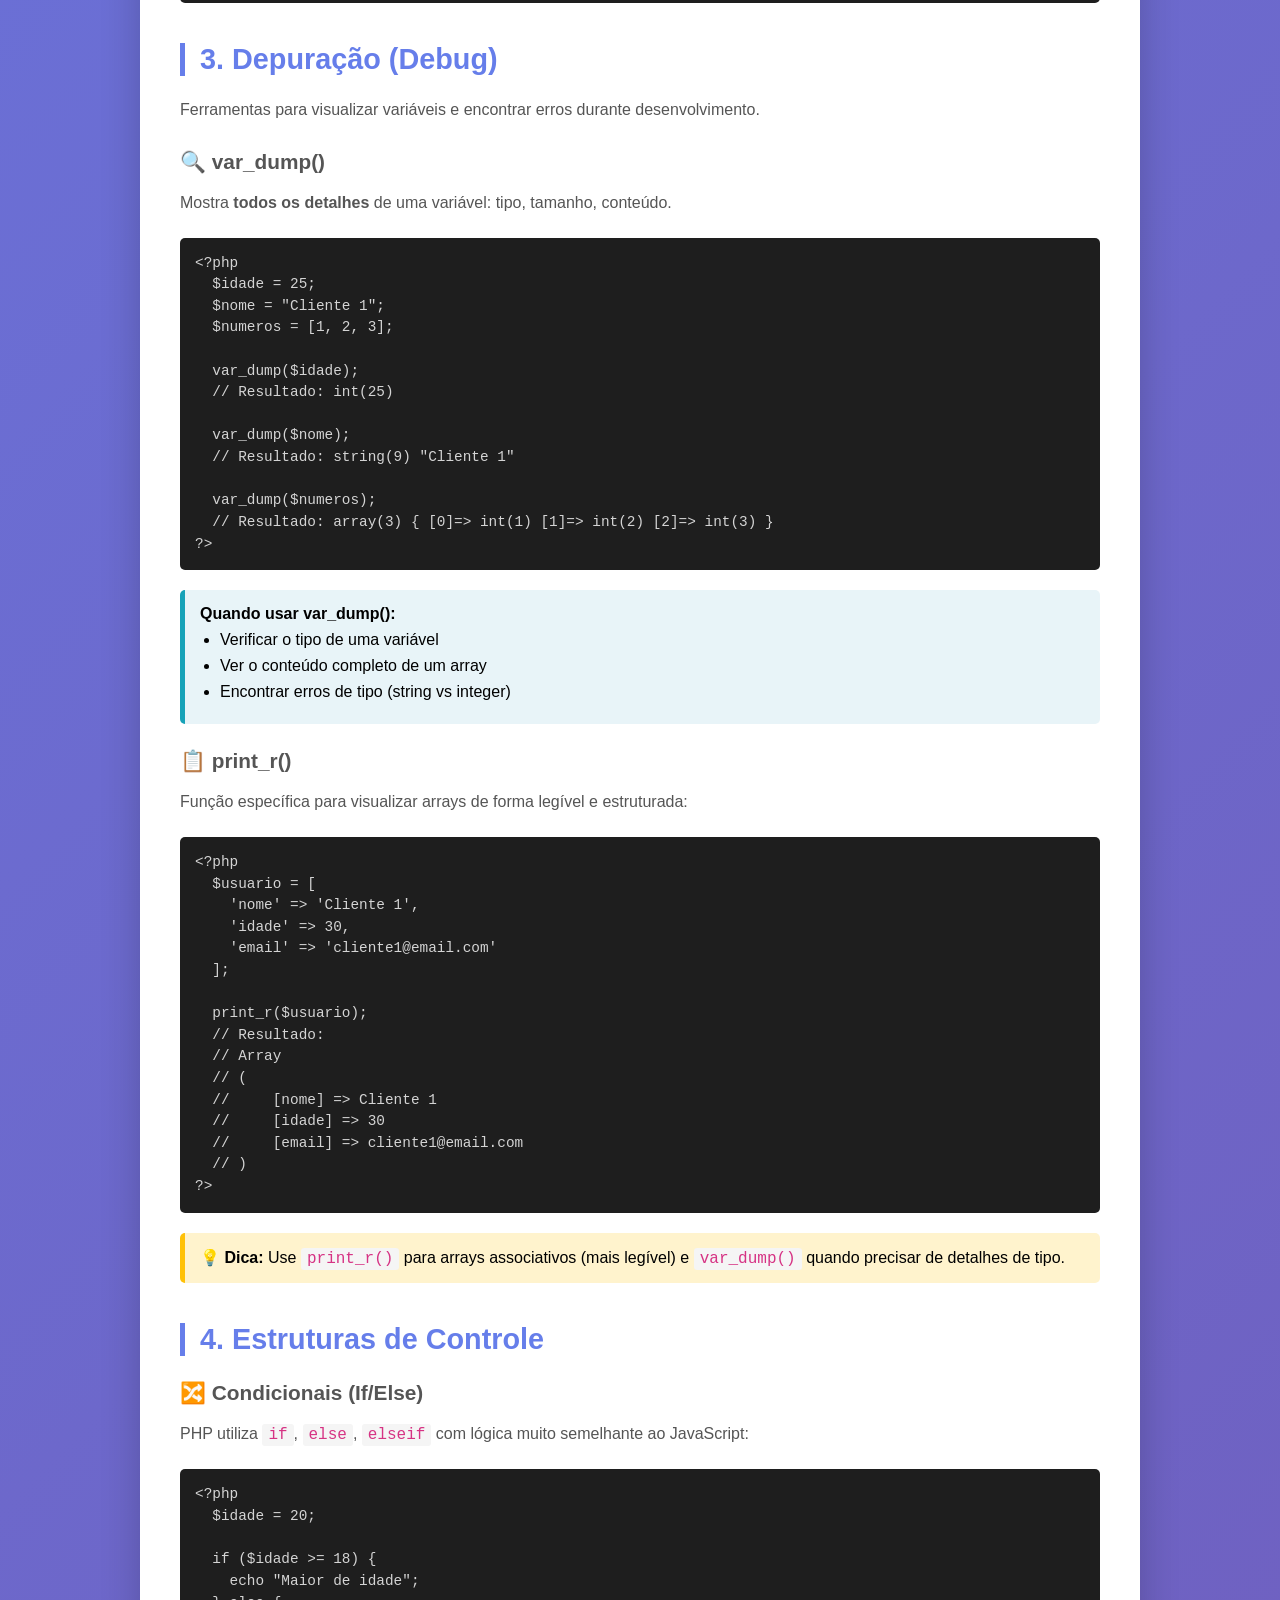
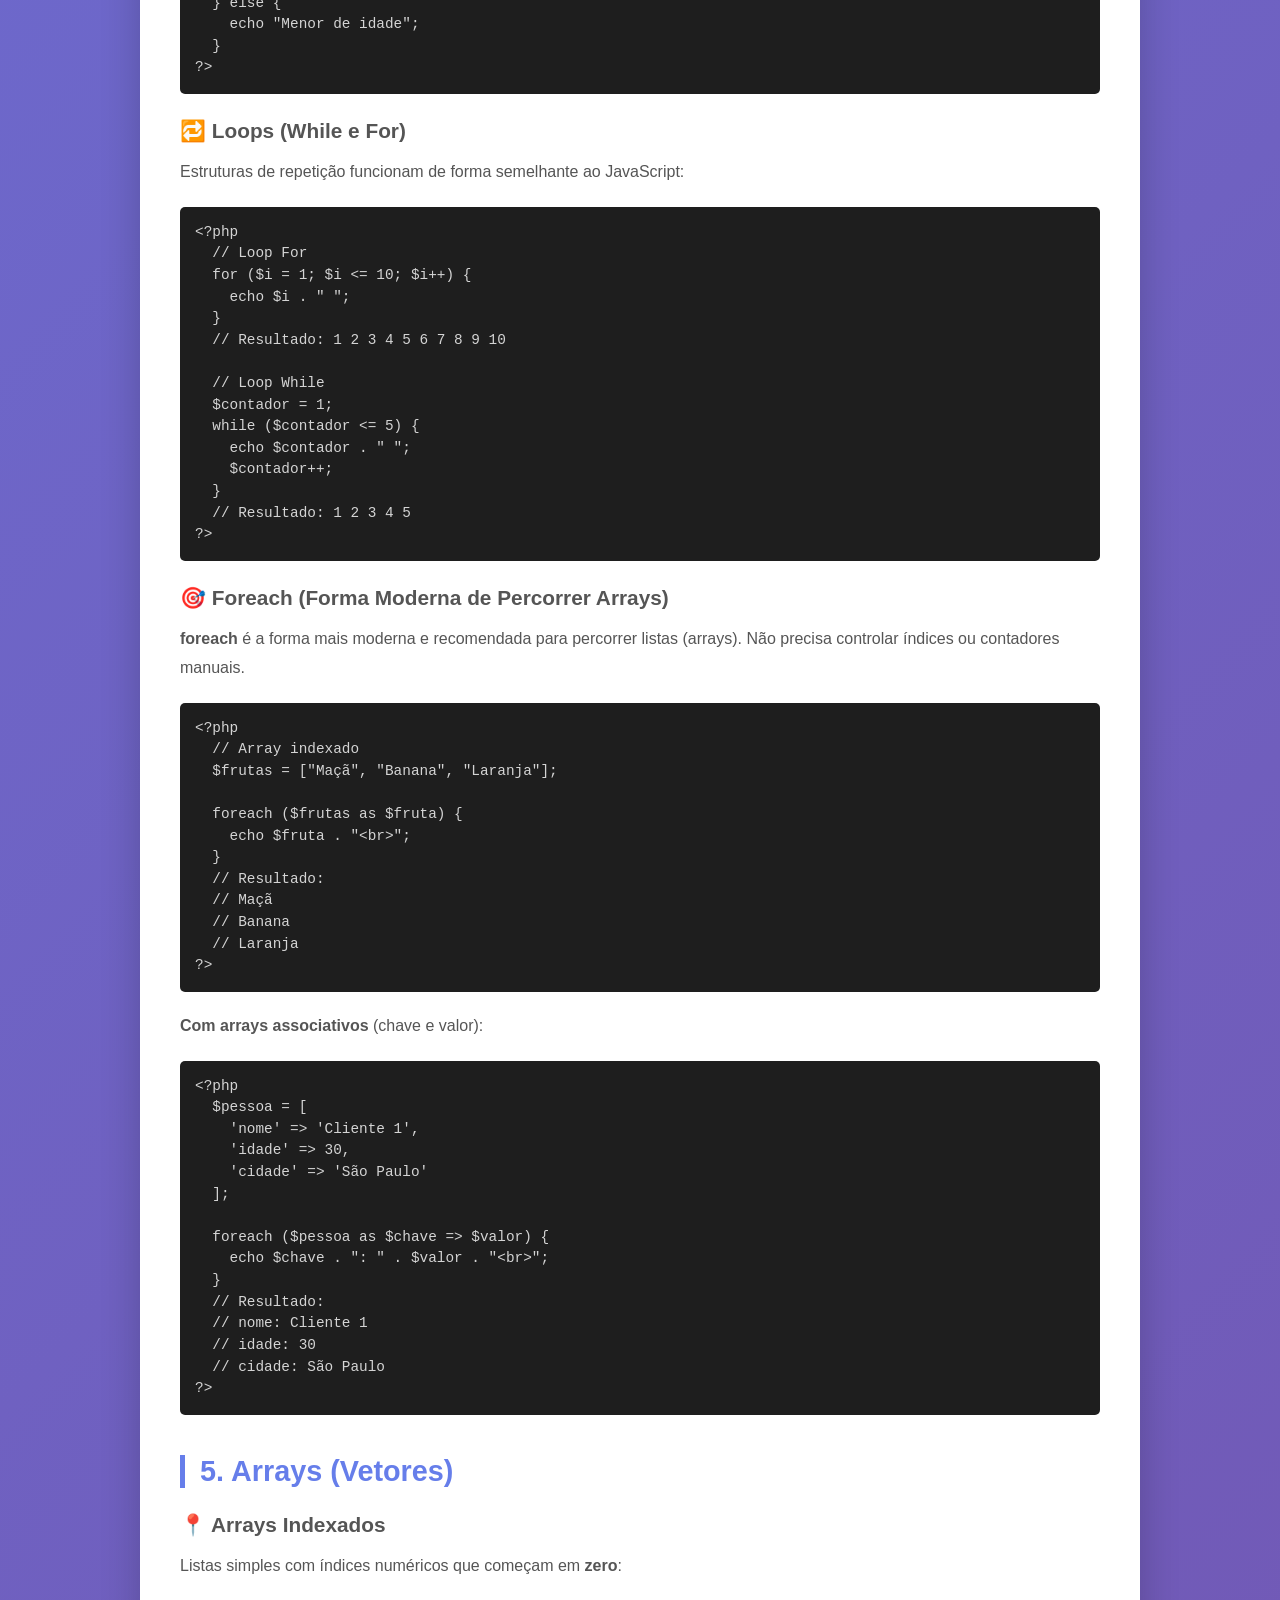
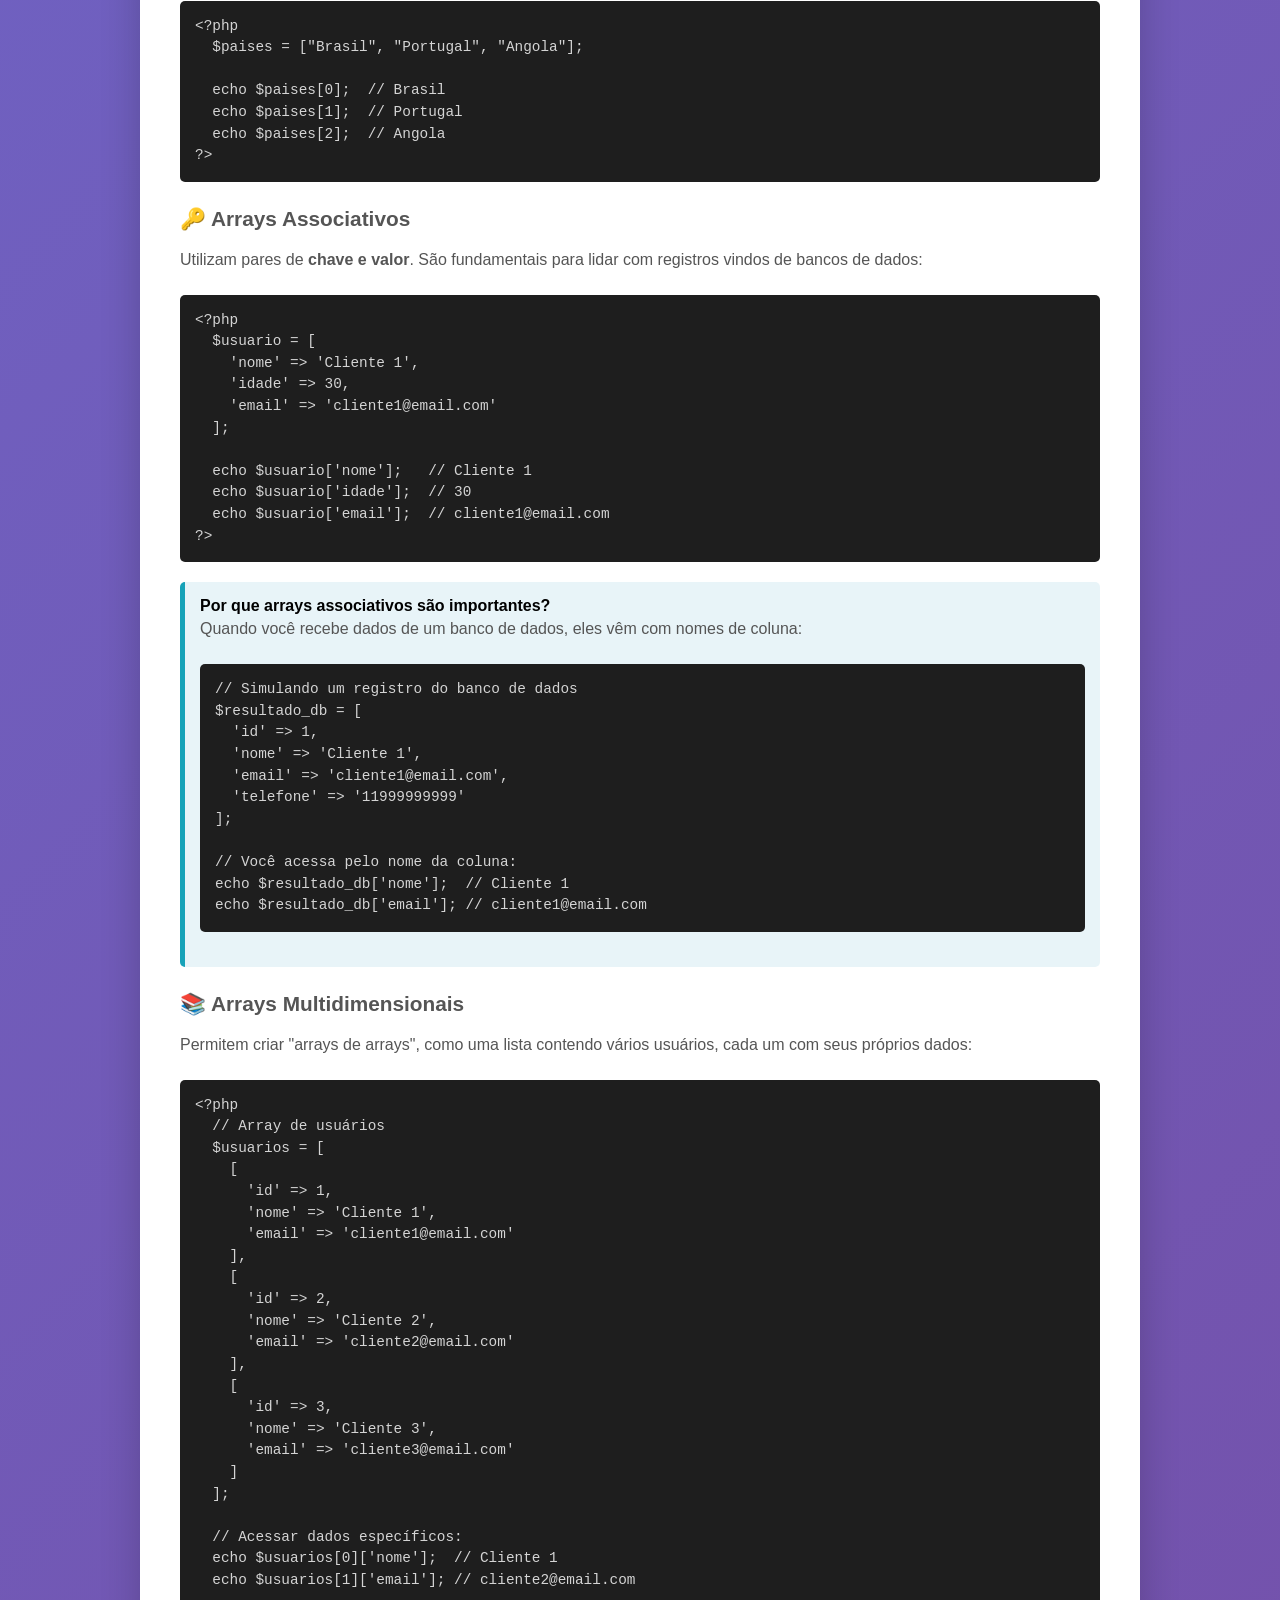
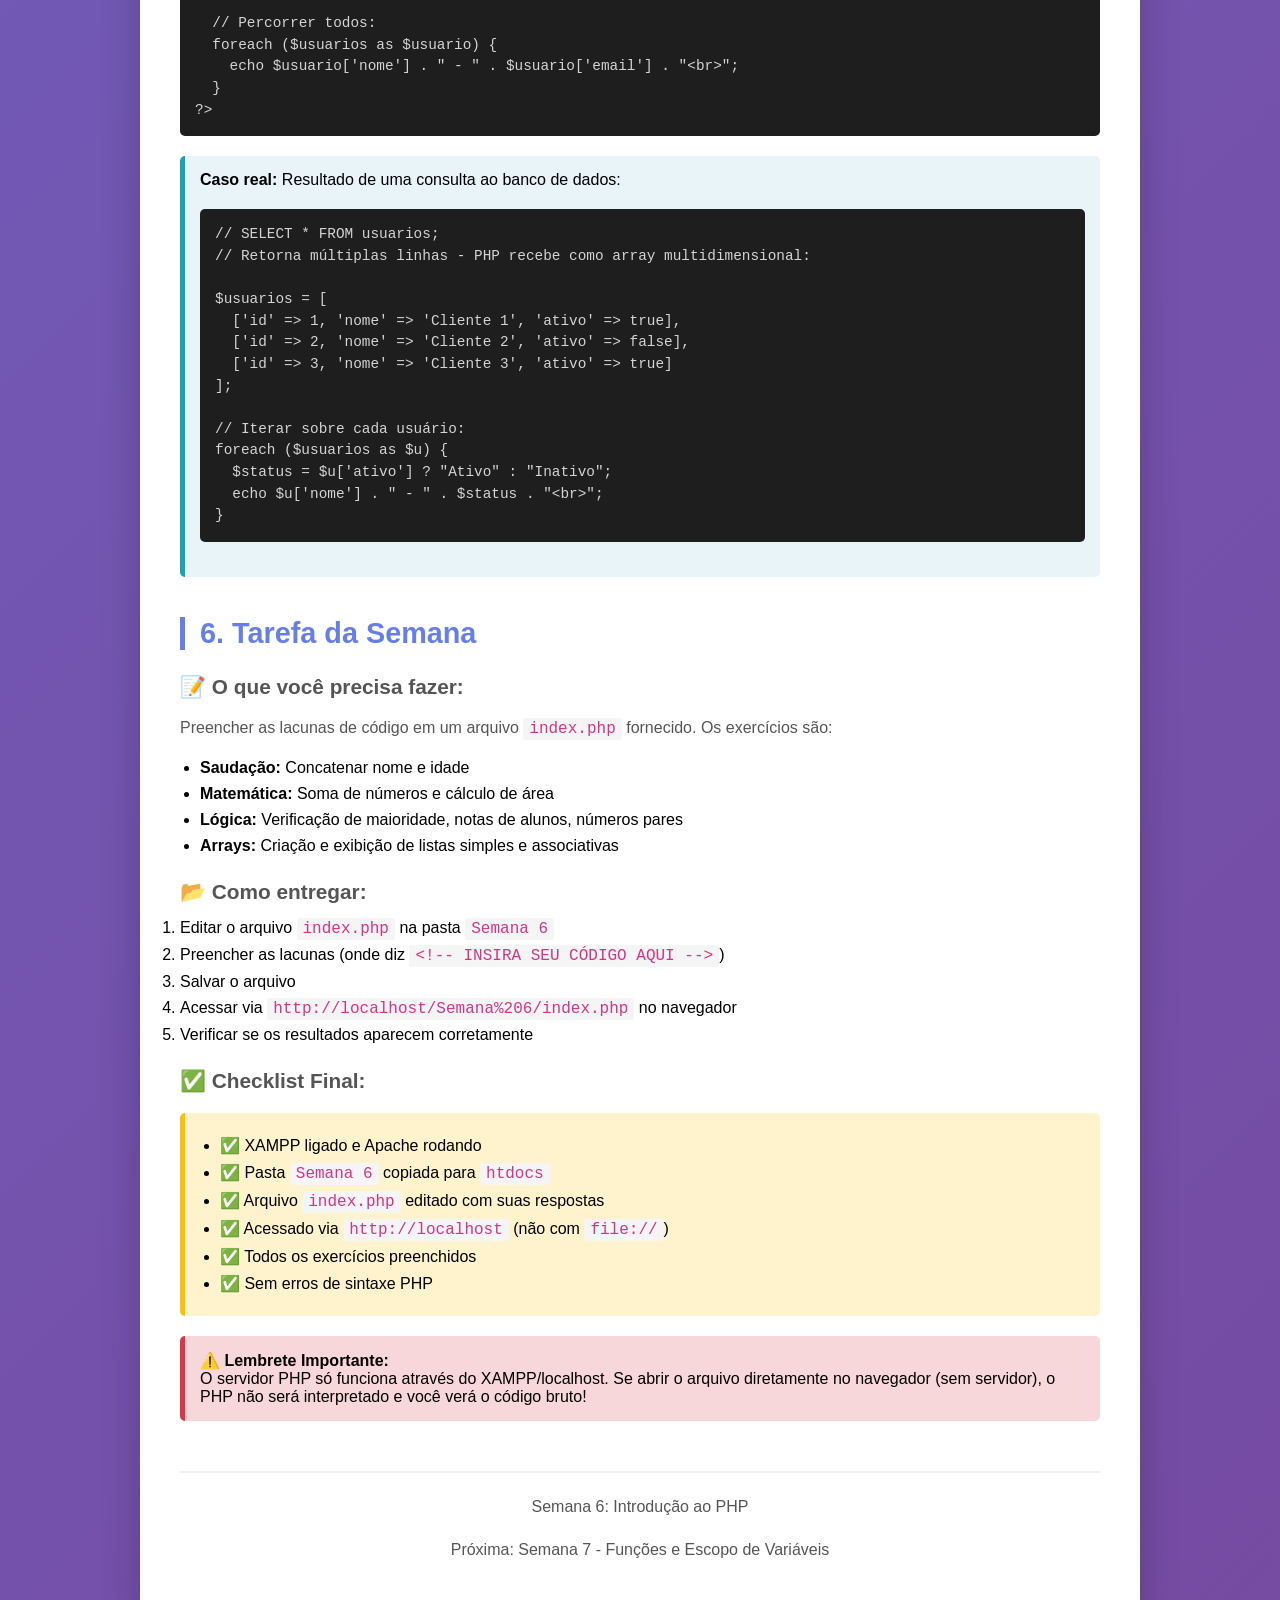
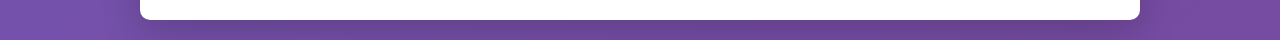
<file: Semana 6/apostila_semana6.html>
<!DOCTYPE html>
<html lang="pt-BR">
<head>
  <meta charset="UTF-8" />
  <meta name="viewport" content="width=device-width, initial-scale=1.0" />
  <title>Apostila Semana 6 - Introdução ao PHP</title>
  <style>
    * {
      margin: 0;
      padding: 0;
      box-sizing: border-box;
    }

    body {
      font-family: 'Segoe UI', Tahoma, Geneva, Verdana, sans-serif;
      background: linear-gradient(135deg, #667eea 0%, #764ba2 100%);
      min-height: 100vh;
      padding: 20px;
    }

    .container {
      max-width: 1000px;
      margin: 0 auto;
      background: white;
      border-radius: 10px;
      box-shadow: 0 10px 40px rgba(0, 0, 0, 0.2);
      padding: 40px;
    }

    header {
      text-align: center;
      margin-bottom: 40px;
      border-bottom: 3px solid #667eea;
      padding-bottom: 20px;
    }

    h1 {
      color: #333;
      font-size: 2.5em;
      margin-bottom: 10px;
    }

    h2 {
      color: #667eea;
      margin-top: 40px;
      margin-bottom: 20px;
      font-size: 1.8em;
      border-left: 5px solid #667eea;
      padding-left: 15px;
    }

    h3 {
      color: #555;
      margin-top: 25px;
      margin-bottom: 15px;
      font-size: 1.3em;
    }

    p {
      color: #555;
      line-height: 1.8;
      margin-bottom: 15px;
    }

    code {
      background: #f5f5f5;
      padding: 2px 6px;
      border-radius: 3px;
      font-family: 'Courier New', monospace;
      color: #d63384;
    }

    pre {
      background: #1e1e1e;
      color: #d4d4d4;
      padding: 15px;
      border-radius: 5px;
      overflow-x: auto;
      margin: 20px 0;
      line-height: 1.5;
      font-size: 0.9em;
    }

    pre code {
      background: none;
      color: inherit;
      padding: 0;
    }

    .exemplo {
      background: #e8f4f8;
      border-left: 5px solid #17a2b8;
      padding: 15px;
      margin: 20px 0;
      border-radius: 5px;
    }

    .destaque {
      background: #fff3cd;
      border-left: 5px solid #ffc107;
      padding: 15px;
      margin: 20px 0;
      border-radius: 5px;
    }

    .alerta {
      background: #f8d7da;
      border-left: 5px solid #dc3545;
      padding: 15px;
      margin: 20px 0;
      border-radius: 5px;
    }

    .tabela {
      width: 100%;
      border-collapse: collapse;
      margin: 20px 0;
    }

    .tabela thead {
      background: #667eea;
      color: white;
    }

    .tabela th, .tabela td {
      border: 1px solid #ddd;
      padding: 12px;
      text-align: left;
    }

    .tabela tbody tr:nth-child(even) {
      background: #f9f9f9;
    }

    footer {
      text-align: center;
      margin-top: 50px;
      padding-top: 20px;
      border-top: 2px solid #f0f0f0;
      color: #999;
    }

    .toc {
      background: #f9f9f9;
      border: 1px solid #ddd;
      padding: 20px;
      border-radius: 5px;
      margin: 30px 0;
    }

    .toc ul {
      list-style: none;
      padding-left: 0;
    }

    .toc li {
      margin: 8px 0;
      padding-left: 20px;
    }

    .toc a {
      color: #667eea;
      text-decoration: none;
    }

    .toc a:hover {
      text-decoration: underline;
    }

    ul {
      margin-left: 20px;
    }

    li {
      margin: 8px 0;
    }
  </style>
</head>
<body>
  <div class="container">
    <header>
      <h1>🐘 Semana 6: Introdução ao PHP</h1>
      <p>Back-end, Variáveis, Estruturas de Controle e Arrays</p>
    </header>

    <!-- Índice -->
    <div class="toc">
      <h3>📑 Índice da Aula</h3>
      <ul>
        <li><a href="#natureza">1. Natureza do PHP (Back-end e Server-side)</a></li>
        <li><a href="#sintaxe">2. Sintaxe Básica e Variáveis</a></li>
        <li><a href="#debug">3. Depuração (Debug)</a></li>
        <li><a href="#controle">4. Estruturas de Controle</a></li>
        <li><a href="#arrays">5. Arrays (Vetores)</a></li>
        <li><a href="#tarefa">6. Tarefa da Semana</a></li>
      </ul>
    </div>

    <!-- 1. Natureza do PHP -->
    <h2 id="natureza">1. Natureza do PHP (Back-end e Server-side)</h2>

    <h3>🖥️ Linguagem de Servidor</h3>
    <p>
      <strong>PHP</strong> é uma linguagem de programação que roda no <strong>servidor</strong>,
      não no navegador do usuário como o JavaScript.
    </p>

    <p>
      <strong>Diferença importante:</strong>
    </p>
    <ul>
      <li>
        <strong>JavaScript:</strong> Roda no navegador (client-side) → o usuário pode ver o código
      </li>
      <li>
        <strong>PHP:</strong> Roda no servidor (server-side) → apenas o resultado final (HTML/CSS/JS) chega ao navegador
      </li>
    </ul>

    <div class="exemplo">
      <h3>Como funciona?</h3>
      <pre>
Usuário digita URL
        ↓
Navegador envia requisição ao servidor
        ↓
Servidor executa código PHP
        ↓
PHP gera HTML/CSS/JS
        ↓
Servidor envia resultado (apenas HTML) para o navegador
        ↓
Usuário vê o resultado final (nunca vê o código PHP!)
      </pre>
    </div>

    <h3>📋 Papel do PHP na Aplicação</h3>
    <ul>
      <li><strong>Regras de Negócio:</strong> Lógica da aplicação</li>
      <li><strong>Banco de Dados:</strong> Conexão e manipulação de dados</li>
      <li><strong>Segurança:</strong> Validação de dados, autenticação, proteção</li>
      <li><strong>Processamento:</strong> Cálculos, transformações de dados</li>
    </ul>

    <h3>⚙️ Ambiente Local (XAMPP)</h3>
    <p>
      Para executar arquivos <code>.php</code> localmente, <strong>é obrigatório</strong> usar o XAMPP
      com o servidor Apache rodando. Não é possível abrir um arquivo <code>.php</code>
      diretamente no navegador (como fazemos com HTML/CSS/JS).
    </p>

    <div class="alerta">
      <strong>❌ ERRADO:</strong> Abrir <code>C:\arquivo.php</code> no navegador
      <br>
      <strong>✅ CORRETO:</strong> Usar <code>http://localhost/arquivo.php</code> (com Apache rodando)
    </div>

    <!-- 2. Sintaxe Básica -->
    <h2 id="sintaxe">2. Sintaxe Básica e Variáveis</h2>

    <h3>🏷️ Tags PHP</h3>
    <p>
      Todo código PHP deve estar entre as tags de abertura e fechamento:
    </p>
    <pre><code>&lt;?php
  // Seu código PHP aqui
?&gt;</code></pre>

    <p>
      <strong>Nota:</strong> A tag de fechamento <code>?&gt;</code> é opcional se for a última coisa do arquivo.
    </p>

    <h3>💾 Variáveis</h3>
    <p>
      Uma variável armazena um valor na memória. Em PHP:
    </p>
    <ul>
      <li>✅ Sempre começam com o símbolo <code>$</code> (cifrão)</li>
      <li>✅ São <strong>dinamicamente tipadas</strong> (o tipo é definido pelo valor atribuído)</li>
      <li>✅ Não precisa declarar o tipo previamente</li>
    </ul>

    <pre><code>&lt;?php
  $nome = "Cliente 1";        // string
  $idade = 25;                // integer
  $altura = 1.75;             // float
  $ativo = true;              // boolean
  $valor = null;              // null
?&gt;</code></pre>

    <h3>📤 Saída de Dados (echo)</h3>
    <p>
      O comando <code>echo</code> imprime texto ou conteúdo HTML na tela:
    </p>
    <pre><code>&lt;?php
  $nome = "Cliente 1";
  echo $nome;
  echo "&lt;p&gt;Olá, mundo!&lt;/p&gt;";
?&gt;</code></pre>

    <h3>⛓️ Concatenação de Strings</h3>
    <p>
      Use o <strong>ponto (.)</strong> para unir strings e variáveis:
    </p>
    <pre><code>&lt;?php
  $nome = "Cliente 1";
  $idade = 25;

  // Concatenação com ponto
  echo "Olá, " . $nome . "! Você tem " . $idade . " anos.";
  // Resultado: Olá, Cliente 1! Você tem 25 anos.
?&gt;</code></pre>

    <h3>💬 Aspas Duplas vs Simples</h3>
    <p>
      <strong>Aspas Duplas (""):</strong> Permitem interpolação (reconhecem variáveis):
    </p>
    <pre><code>&lt;?php
  $nome = "Cliente 1";
  echo "Olá, $nome!";  // ✅ Funciona - exibe: Olá, Cliente 1!
?&gt;</code></pre>

    <p>
      <strong>Aspas Simples (''):</strong> Tratam tudo como texto literal:
    </p>
    <pre><code>&lt;?php
  $nome = "Cliente 1";
  echo 'Olá, $nome!';  // ❌ Exibe: Olá, $nome! (literal)
?&gt;</code></pre>

    <!-- 3. Depuração -->
    <h2 id="debug">3. Depuração (Debug)</h2>

    <p>
      Ferramentas para visualizar variáveis e encontrar erros durante desenvolvimento.
    </p>

    <h3>🔍 var_dump()</h3>
    <p>
      Mostra <strong>todos os detalhes</strong> de uma variável: tipo, tamanho, conteúdo.
    </p>
    <pre><code>&lt;?php
  $idade = 25;
  $nome = "Cliente 1";
  $numeros = [1, 2, 3];

  var_dump($idade);
  // Resultado: int(25)

  var_dump($nome);
  // Resultado: string(9) "Cliente 1"

  var_dump($numeros);
  // Resultado: array(3) { [0]=> int(1) [1]=> int(2) [2]=> int(3) }
?&gt;</code></pre>

    <div class="exemplo">
      <strong>Quando usar var_dump():</strong>
      <ul>
        <li>Verificar o tipo de uma variável</li>
        <li>Ver o conteúdo completo de um array</li>
        <li>Encontrar erros de tipo (string vs integer)</li>
      </ul>
    </div>

    <h3>📋 print_r()</h3>
    <p>
      Função específica para visualizar arrays de forma legível e estruturada:
    </p>
    <pre><code>&lt;?php
  $usuario = [
    'nome' => 'Cliente 1',
    'idade' => 30,
    'email' => 'cliente1@email.com'
  ];

  print_r($usuario);
  // Resultado:
  // Array
  // (
  //     [nome] => Cliente 1
  //     [idade] => 30
  //     [email] => cliente1@email.com
  // )
?&gt;</code></pre>

    <div class="destaque">
      <strong>💡 Dica:</strong> Use <code>print_r()</code> para arrays associativos (mais legível)
      e <code>var_dump()</code> quando precisar de detalhes de tipo.
    </div>

    <!-- 4. Estruturas de Controle -->
    <h2 id="controle">4. Estruturas de Controle</h2>

    <h3>🔀 Condicionais (If/Else)</h3>
    <p>
      PHP utiliza <code>if</code>, <code>else</code>, <code>elseif</code> com lógica
      muito semelhante ao JavaScript:
    </p>
    <pre><code>&lt;?php
  $idade = 20;

  if ($idade >= 18) {
    echo "Maior de idade";
  } else {
    echo "Menor de idade";
  }
?&gt;</code></pre>

    <h3>🔁 Loops (While e For)</h3>
    <p>
      Estruturas de repetição funcionam de forma semelhante ao JavaScript:
    </p>

    <pre><code>&lt;?php
  // Loop For
  for ($i = 1; $i <= 10; $i++) {
    echo $i . " ";
  }
  // Resultado: 1 2 3 4 5 6 7 8 9 10

  // Loop While
  $contador = 1;
  while ($contador <= 5) {
    echo $contador . " ";
    $contador++;
  }
  // Resultado: 1 2 3 4 5
?&gt;</code></pre>

    <h3>🎯 Foreach (Forma Moderna de Percorrer Arrays)</h3>
    <p>
      <strong>foreach</strong> é a forma mais moderna e recomendada para percorrer
      listas (arrays). Não precisa controlar índices ou contadores manuais.
    </p>

    <pre><code>&lt;?php
  // Array indexado
  $frutas = ["Maçã", "Banana", "Laranja"];

  foreach ($frutas as $fruta) {
    echo $fruta . "&lt;br&gt;";
  }
  // Resultado:
  // Maçã
  // Banana
  // Laranja
?&gt;</code></pre>

    <p>
      <strong>Com arrays associativos</strong> (chave e valor):
    </p>

    <pre><code>&lt;?php
  $pessoa = [
    'nome' => 'Cliente 1',
    'idade' => 30,
    'cidade' => 'São Paulo'
  ];

  foreach ($pessoa as $chave => $valor) {
    echo $chave . ": " . $valor . "&lt;br&gt;";
  }
  // Resultado:
  // nome: Cliente 1
  // idade: 30
  // cidade: São Paulo
?&gt;</code></pre>

    <!-- 5. Arrays -->
    <h2 id="arrays">5. Arrays (Vetores)</h2>

    <h3>📍 Arrays Indexados</h3>
    <p>
      Listas simples com índices numéricos que começam em <strong>zero</strong>:
    </p>
    <pre><code>&lt;?php
  $paises = ["Brasil", "Portugal", "Angola"];

  echo $paises[0];  // Brasil
  echo $paises[1];  // Portugal
  echo $paises[2];  // Angola
?&gt;</code></pre>

    <h3>🔑 Arrays Associativos</h3>
    <p>
      Utilizam pares de <strong>chave e valor</strong>. São fundamentais para lidar
      com registros vindos de bancos de dados:
    </p>
    <pre><code>&lt;?php
  $usuario = [
    'nome' => 'Cliente 1',
    'idade' => 30,
    'email' => 'cliente1@email.com'
  ];

  echo $usuario['nome'];   // Cliente 1
  echo $usuario['idade'];  // 30
  echo $usuario['email'];  // cliente1@email.com
?&gt;</code></pre>

    <div class="exemplo">
      <strong>Por que arrays associativos são importantes?</strong>
      <p>
        Quando você recebe dados de um banco de dados, eles vêm com nomes de coluna:
      </p>
      <pre><code>// Simulando um registro do banco de dados
$resultado_db = [
  'id' => 1,
  'nome' => 'Cliente 1',
  'email' => 'cliente1@email.com',
  'telefone' => '11999999999'
];

// Você acessa pelo nome da coluna:
echo $resultado_db['nome'];  // Cliente 1
echo $resultado_db['email']; // cliente1@email.com</code></pre>
    </div>

    <h3>📚 Arrays Multidimensionais</h3>
    <p>
      Permitem criar "arrays de arrays", como uma lista contendo vários usuários,
      cada um com seus próprios dados:
    </p>
    <pre><code>&lt;?php
  // Array de usuários
  $usuarios = [
    [
      'id' => 1,
      'nome' => 'Cliente 1',
      'email' => 'cliente1@email.com'
    ],
    [
      'id' => 2,
      'nome' => 'Cliente 2',
      'email' => 'cliente2@email.com'
    ],
    [
      'id' => 3,
      'nome' => 'Cliente 3',
      'email' => 'cliente3@email.com'
    ]
  ];

  // Acessar dados específicos:
  echo $usuarios[0]['nome'];  // Cliente 1
  echo $usuarios[1]['email']; // cliente2@email.com

  // Percorrer todos:
  foreach ($usuarios as $usuario) {
    echo $usuario['nome'] . " - " . $usuario['email'] . "&lt;br&gt;";
  }
?&gt;</code></pre>

    <div class="exemplo">
      <strong>Caso real:</strong> Resultado de uma consulta ao banco de dados:
      <pre><code>// SELECT * FROM usuarios;
// Retorna múltiplas linhas - PHP recebe como array multidimensional:

$usuarios = [
  ['id' => 1, 'nome' => 'Cliente 1', 'ativo' => true],
  ['id' => 2, 'nome' => 'Cliente 2', 'ativo' => false],
  ['id' => 3, 'nome' => 'Cliente 3', 'ativo' => true]
];

// Iterar sobre cada usuário:
foreach ($usuarios as $u) {
  $status = $u['ativo'] ? "Ativo" : "Inativo";
  echo $u['nome'] . " - " . $status . "&lt;br&gt;";
}</code></pre>
    </div>

    <!-- 6. Tarefa da Semana -->
    <h2 id="tarefa">6. Tarefa da Semana</h2>

    <h3>📝 O que você precisa fazer:</h3>
    <p>
      Preencher as lacunas de código em um arquivo <code>index.php</code> fornecido.
      Os exercícios são:
    </p>

    <ul>
      <li><strong>Saudação:</strong> Concatenar nome e idade</li>
      <li><strong>Matemática:</strong> Soma de números e cálculo de área</li>
      <li><strong>Lógica:</strong> Verificação de maioridade, notas de alunos, números pares</li>
      <li><strong>Arrays:</strong> Criação e exibição de listas simples e associativas</li>
    </ul>

    <h3>📂 Como entregar:</h3>
    <ol>
      <li>Editar o arquivo <code>index.php</code> na pasta <code>Semana 6</code></li>
      <li>Preencher as lacunas (onde diz <code>&lt;!-- INSIRA SEU CÓDIGO AQUI --&gt;</code>)</li>
      <li>Salvar o arquivo</li>
      <li>Acessar via <code>http://localhost/Semana%206/index.php</code> no navegador</li>
      <li>Verificar se os resultados aparecem corretamente</li>
    </ol>

    <h3>✅ Checklist Final:</h3>
    <div class="destaque">
      <ul>
        <li>✅ XAMPP ligado e Apache rodando</li>
        <li>✅ Pasta <code>Semana 6</code> copiada para <code>htdocs</code></li>
        <li>✅ Arquivo <code>index.php</code> editado com suas respostas</li>
        <li>✅ Acessado via <code>http://localhost</code> (não com <code>file://</code>)</li>
        <li>✅ Todos os exercícios preenchidos</li>
        <li>✅ Sem erros de sintaxe PHP</li>
      </ul>
    </div>

    <div class="alerta">
      <strong>⚠️ Lembrete Importante:</strong>
      <br>
      O servidor PHP só funciona através do XAMPP/localhost.
      Se abrir o arquivo diretamente no navegador (sem servidor),
      o PHP não será interpretado e você verá o código bruto!
    </div>

    <!-- Footer -->
    <footer>
      <p>Semana 6: Introdução ao PHP</p>
      <p>Próxima: Semana 7 - Funções e Escopo de Variáveis</p>
    </footer>

  </div>
</body>
</html>
</file>
<file: Semana 1/style.css>
/* ============================================================
   O QUE É CSS?
   CSS (Cascading Style Sheets) é a linguagem responsável pela
   aparência visual da página. Enquanto o HTML define a estrutura
   (o quê existe), o CSS define a apresentação (como parece).

   SINTAXE BÁSICA:
   seletor {
     propriedade: valor;
   }

   seletor  → aponta para qual elemento HTML o estilo se aplica.
   propriedade → o que será modificado (cor, tamanho, espaçamento...).
   valor    → o novo valor dessa propriedade.
   ============================================================ */


/* ------------------------------------------------------------
   RESET UNIVERSAL
   O seletor * (asterisco) seleciona TODOS os elementos da página.
   Navegadores diferentes aplicam margens e espaçamentos padrões
   diferentes, o que causa inconsistências visuais.
   Zerando tudo aqui garantimos um ponto de partida igual em todos.
   ------------------------------------------------------------ */
* {
  margin: 0;       /* Remove espaço externo padrão de todos os elementos */
  padding: 0;      /* Remove espaço interno padrão de todos os elementos */
  box-sizing: border-box;
  /* box-sizing: define como largura e altura são calculadas.
     border-box → padding e borda são INCLUÍDOS no tamanho declarado.
     Sem isso, um elemento com width:200px + padding:20px ficaria com 240px,
     o que causa surpresas no layout. */
}


/* ------------------------------------------------------------
   ESTILO DO BODY (corpo da página)
   ------------------------------------------------------------ */
body {
  font-family: 'Segoe UI', Tahoma, Geneva, Verdana, sans-serif;
  /* font-family: define a fonte do texto.
     São listadas várias opções como fallback: se a primeira não
     estiver instalada no computador do usuário, tenta a próxima.
     sans-serif → fallback genérico do sistema. */

  background-color: #0f0f1a;
  /* background-color: cor de fundo da página.
     Valores aceitos: nome (red), hexadecimal (#ff0000), rgb(255,0,0).
     #0f0f1a → azul escuro quase preto (estilo cinema/streaming). */

  color: #e0e0e0;
  /* color: cor padrão do texto.
     Esta propriedade é HERDADA — todos os elementos filhos usarão
     esta cor a menos que definam a própria. */

  min-height: 100vh;
  /* min-height: altura mínima do elemento.
     100vh → 100% da altura visível da janela do navegador (viewport height).
     Garante que o fundo escuro cubra a tela inteira mesmo com pouco conteúdo. */

  display: flex;
  /* display: define como o elemento organiza seus filhos.
     flex → ativa o Flexbox, sistema de layout moderno e flexível.
     Com flex, podemos alinhar e distribuir espaço entre elementos facilmente. */

  justify-content: center;
  /* justify-content: alinhamento no eixo principal (horizontal no flex padrão).
     center → centraliza o conteúdo horizontalmente na tela. */

  align-items: flex-start;
  /* align-items: alinhamento no eixo cruzado (vertical no flex padrão).
     flex-start → conteúdo começa do topo, não fica espremido no meio. */

  padding: 40px 16px;
  /* padding: espaço interno entre a borda do elemento e seu conteúdo.
     Dois valores: 40px (cima e baixo) 16px (esquerda e direita).
     Equivale a: padding-top:40px; padding-bottom:40px;
                 padding-left:16px; padding-right:16px; */
}


/* ------------------------------------------------------------
   CONTAINER PRINCIPAL
   Limita a largura máxima do conteúdo para não ficar esticado
   em telas muito largas, e ocupa toda a largura disponível
   em telas menores.
   ------------------------------------------------------------ */
.container {
  width: 100%;        /* Ocupa 100% da largura do pai (body) */
  max-width: 600px;   /* Mas nunca ultrapassa 600px */
}
/* O ponto antes do nome (.container) indica que é um seletor de CLASSE.
   Classes são reutilizáveis — vários elementos podem ter a mesma classe.
   O # indica seletor de ID (único por página). Ex: #inputFilme */


/* ------------------------------------------------------------
   CABEÇALHO
   ------------------------------------------------------------ */
header {
  text-align: center;   /* Centraliza o texto horizontalmente */
  margin-bottom: 32px;  /* Espaço externo abaixo do header */
}

header h1 {
  /* Seletor descendente: aplica estilo apenas nos <h1> que estão
     DENTRO de um <header>. Evita afetar outros h1 da página. */
  font-size: 2rem;
  /* font-size: tamanho da fonte.
     rem → unidade relativa ao tamanho base do navegador (geralmente 16px).
     2rem = 32px. Preferível ao px pois respeita as configurações
     de acessibilidade do usuário. */

  color: #e50914;       /* Vermelho estilo Netflix */
  margin-bottom: 8px;
}

header p {
  font-size: 0.95rem;
  color: #aaa;  /* Cinza claro para texto secundário */
}


/* ------------------------------------------------------------
   FORMULÁRIO (input + botão)
   ------------------------------------------------------------ */
.formulario {
  display: flex;    /* Coloca input e botão lado a lado */
  gap: 10px;        /* gap: espaço entre os itens filhos no Flexbox */
  margin-bottom: 32px;
}

.formulario input {
  flex: 1;
  /* flex: 1 → o input cresce para ocupar todo o espaço disponível,
     empurrando o botão para a direita. É a "magia" do Flexbox. */

  padding: 12px 16px;
  border: 2px solid #333;
  /* border: borda do elemento.
     Sintaxe: largura estilo cor
     2px → espessura | solid → linha sólida | #333 → cinza escuro */

  border-radius: 8px;
  /* border-radius: arredonda os cantos do elemento.
     Quanto maior o valor, mais arredondado. 50% = círculo. */

  background-color: #1c1c2e;  /* Fundo levemente mais claro que o body */
  color: #fff;                /* Texto branco dentro do input */
  font-size: 1rem;
  outline: none;
  /* outline: contorno que aparece ao focar (clicar) no input.
     none → remove o contorno padrão azul do navegador,
     para que possamos criar o nosso próprio abaixo. */

  transition: border-color 0.2s;
  /* transition: suaviza mudanças de propriedades CSS.
     border-color 0.2s → a cor da borda muda suavemente em 0.2 segundos.
     Sem transition, a mudança seria instantânea (abrupta). */
}

.formulario input:focus {
  border-color: #e50914;
  /* :focus → pseudo-classe que ativa quando o elemento está selecionado.
     Aqui a borda fica vermelha quando o usuário clica no campo. */
}

.formulario button {
  padding: 12px 24px;
  background-color: #e50914;
  color: #fff;
  border: none;         /* Remove a borda padrão do botão */
  border-radius: 8px;
  font-size: 1rem;
  cursor: pointer;
  /* cursor: pointer → muda o cursor do mouse para uma mãozinha
     ao passar sobre o botão, indicando que é clicável. */

  transition: background-color 0.2s;
}

.formulario button:hover {
  background-color: #b2070f;
  /* :hover → pseudo-classe que ativa quando o mouse está sobre o elemento.
     Aqui escurece o botão ao passar o mouse, dando feedback visual. */
}


/* ------------------------------------------------------------
   SEÇÃO DA LISTA
   ------------------------------------------------------------ */
.lista-section h2 {
  font-size: 1.1rem;
  color: #bbb;
  margin-bottom: 16px;
}

.lista-section h2 span {
  color: #e50914;  /* O contador fica em vermelho para destaque */
}

#listaFilmes {
  /* # → seletor de ID. Aplica estilo ao elemento com id="listaFilmes". */
  list-style: none;
  /* list-style: none → remove os marcadores (bullets) padrão das listas. */

  display: flex;
  flex-direction: column;
  /* flex-direction: column → os itens da lista ficam empilhados
     verticalmente (um abaixo do outro). O padrão do flex é "row" (linha). */

  gap: 10px;  /* Espaço entre cada item da lista */
}

#listaFilmes li {
  /* Estilo de cada item da lista */
  display: flex;
  justify-content: space-between;
  /* space-between → distribui o espaço entre os filhos:
     o nome fica na esquerda, os botões na direita. */

  align-items: center;  /* Alinha verticalmente ao centro */

  background-color: #1c1c2e;
  padding: 14px 18px;
  border-radius: 8px;
  border-left: 4px solid #e50914;
  /* border-left → aplica borda apenas no lado esquerdo.
     Cria um efeito visual de "marcação" lateral. */

  transition: opacity 0.2s;
}

#listaFilmes li.assistido {
  /* Estilo aplicado quando o JavaScript adiciona a classe "assistido" ao <li>.
     Note: li.assistido (sem espaço) = <li> que TAMBÉM tem a classe assistido.
           li .assistido (com espaço) = elemento com classe assistido DENTRO de <li>. */
  opacity: 0.45;
  /* opacity: transparência do elemento. 1 = totalmente visível, 0 = invisível. */

  text-decoration: line-through;
  /* text-decoration: line-through → risca o texto (efeito de "concluído"). */

  border-left-color: #555;  /* Muda a cor da borda lateral para cinza */
}

#listaFilmes li .nome {
  cursor: pointer;  /* Mãozinha ao passar o mouse (indica que é clicável) */
  font-size: 1rem;
}

#listaFilmes li .acoes {
  display: flex;
  gap: 8px;
}

#listaFilmes li .acoes button {
  border: none;
  border-radius: 6px;
  padding: 6px 12px;
  font-size: 0.8rem;
  cursor: pointer;
  transition: opacity 0.2s;
}

#listaFilmes li .acoes button:hover {
  opacity: 0.75;
}

.btn-check {
  background-color: #2ecc71;  /* Verde */
  color: #fff;
}

.btn-remove {
  background-color: #555;  /* Cinza */
  color: #fff;
}


/* ------------------------------------------------------------
   MENSAGEM DE LISTA VAZIA
   ------------------------------------------------------------ */
.vazio {
  text-align: center;
  color: #555;
  font-style: italic;  /* Texto em itálico */
  padding: 24px 0;
}


/* ------------------------------------------------------------
   RODAPÉ
   ------------------------------------------------------------ */
footer {
  text-align: center;
  margin-top: 48px;
  font-size: 0.8rem;
  color: #444;
}
</file>
<file: Semana 5/style.css>
/* ============================================================
   SEMANA 5: Estilização
   ============================================================ */

* {
  margin: 0;
  padding: 0;
  box-sizing: border-box;
}

body {
  font-family: 'Segoe UI', Tahoma, Geneva, Verdana, sans-serif;
  line-height: 1.6;
  color: #333;
  background: linear-gradient(135deg, #667eea 0%, #764ba2 100%);
  background-attachment: fixed;
  min-height: 100vh;
  padding: 20px 0;
}

.container {
  max-width: 900px;
  margin: 0 auto;
  background: white;
  border-radius: 12px;
  box-shadow: 0 10px 40px rgba(0, 0, 0, 0.2);
  overflow: hidden;
}

header {
  background: linear-gradient(135deg, #667eea 0%, #764ba2 100%);
  color: white;
  padding: 40px 30px;
  text-align: center;
}

header h1 {
  font-size: 2.5em;
  margin-bottom: 10px;
}

header p {
  font-size: 1.1em;
  opacity: 0.9;
}

/* Navegação de breadcrumb */
.breadcrumb {
  padding: 15px 30px;
  background: #f5f5f5;
  border-bottom: 1px solid #e0e0e0;
  font-size: 0.95em;
}

.breadcrumb a {
  color: #667eea;
  text-decoration: none;
  font-weight: 500;
}

.breadcrumb a:hover {
  text-decoration: underline;
}

/* Seções principais */
section {
  padding: 40px 30px;
  border-bottom: 1px solid #e0e0e0;
}

section h2 {
  color: #667eea;
  font-size: 2em;
  margin-bottom: 20px;
  border-bottom: 3px solid #667eea;
  padding-bottom: 10px;
}

section > p {
  font-size: 1.05em;
  margin-bottom: 20px;
  color: #555;
}

/* Cards */
.card {
  background: #f9f9f9;
  border-left: 5px solid #667eea;
  padding: 20px;
  margin-bottom: 20px;
  border-radius: 8px;
  transition: all 0.3s ease;
}

.card:hover {
  background: #f0f0f0;
  box-shadow: 0 4px 12px rgba(102, 126, 234, 0.1);
  transform: translateX(5px);
}

.card h3 {
  color: #667eea;
  margin-bottom: 12px;
  font-size: 1.3em;
}

.card h4 {
  color: #764ba2;
  margin-bottom: 10px;
}

.card p {
  margin-bottom: 12px;
  color: #555;
}

.card ul {
  list-style-position: inside;
  color: #666;
}

.card li {
  margin-bottom: 8px;
  line-height: 1.5;
}

.card strong {
  color: #333;
}

code {
  background: #e8e8e8;
  padding: 2px 6px;
  border-radius: 4px;
  font-family: 'Courier New', monospace;
  color: #d63384;
  font-size: 0.95em;
}

/* Cards especiais */
.card.info {
  border-left-color: #17a2b8;
  background: #e7f3ff;
}

.card.info p {
  font-size: 1.05em;
  color: #0056b3;
}

.card.highlight {
  border-left-color: #ffc107;
  background: #fff8e1;
}

.card.highlight p,
.card.highlight div {
  color: #856404;
}

/* Highlight box */
.highlight {
  background: #fff3cd;
  border: 1px solid #ffc107;
  padding: 15px;
  border-radius: 6px;
  margin: 15px 0;
  color: #856404;
}

/* Trilhas de Estudo */
.trilha {
  margin-top: 20px;
}

.trilha h3 {
  color: #333;
  font-size: 1.2em;
  margin-bottom: 20px;
}

/* Checklist */
.checklist {
  display: flex;
  flex-direction: column;
  gap: 12px;
}

.checklist label {
  display: flex;
  align-items: center;
  padding: 12px;
  background: #f0f0f0;
  border-radius: 6px;
  cursor: pointer;
  transition: all 0.2s ease;
}

.checklist label:hover {
  background: #e8e8e8;
}

.checklist input[type="checkbox"] {
  width: 20px;
  height: 20px;
  cursor: pointer;
  margin-right: 12px;
  accent-color: #667eea;
}

.checklist span {
  color: #555;
  font-size: 1em;
  flex: 1;
}

.checklist input[type="checkbox"]:checked + span {
  color: #28a745;
  text-decoration: line-through;
}

/* Footer */
footer {
  background: linear-gradient(135deg, #667eea 0%, #764ba2 100%);
  color: white;
  padding: 30px;
  text-align: center;
  font-size: 0.95em;
}

footer p {
  margin-bottom: 8px;
}

footer p:last-child {
  margin-bottom: 0;
}

/* Responsivo */
@media (max-width: 768px) {
  header h1 {
    font-size: 1.8em;
  }

  section {
    padding: 25px 20px;
  }

  section h2 {
    font-size: 1.5em;
  }

  .container {
    margin: 10px;
    border-radius: 8px;
  }

  .card {
    padding: 15px;
    border-left: 4px solid #667eea;
  }

  code {
    font-size: 0.9em;
  }
}

/* Animações */
@keyframes slideIn {
  from {
    opacity: 0;
    transform: translateY(10px);
  }
  to {
    opacity: 1;
    transform: translateY(0);
  }
}

.card {
  animation: slideIn 0.5s ease-out;
}

section:nth-child(1) .card:nth-child(1) { animation-delay: 0.1s; }
section:nth-child(1) .card:nth-child(2) { animation-delay: 0.2s; }
section:nth-child(2) .card:nth-child(1) { animation-delay: 0.3s; }
section:nth-child(2) .card:nth-child(2) { animation-delay: 0.4s; }
</file>
